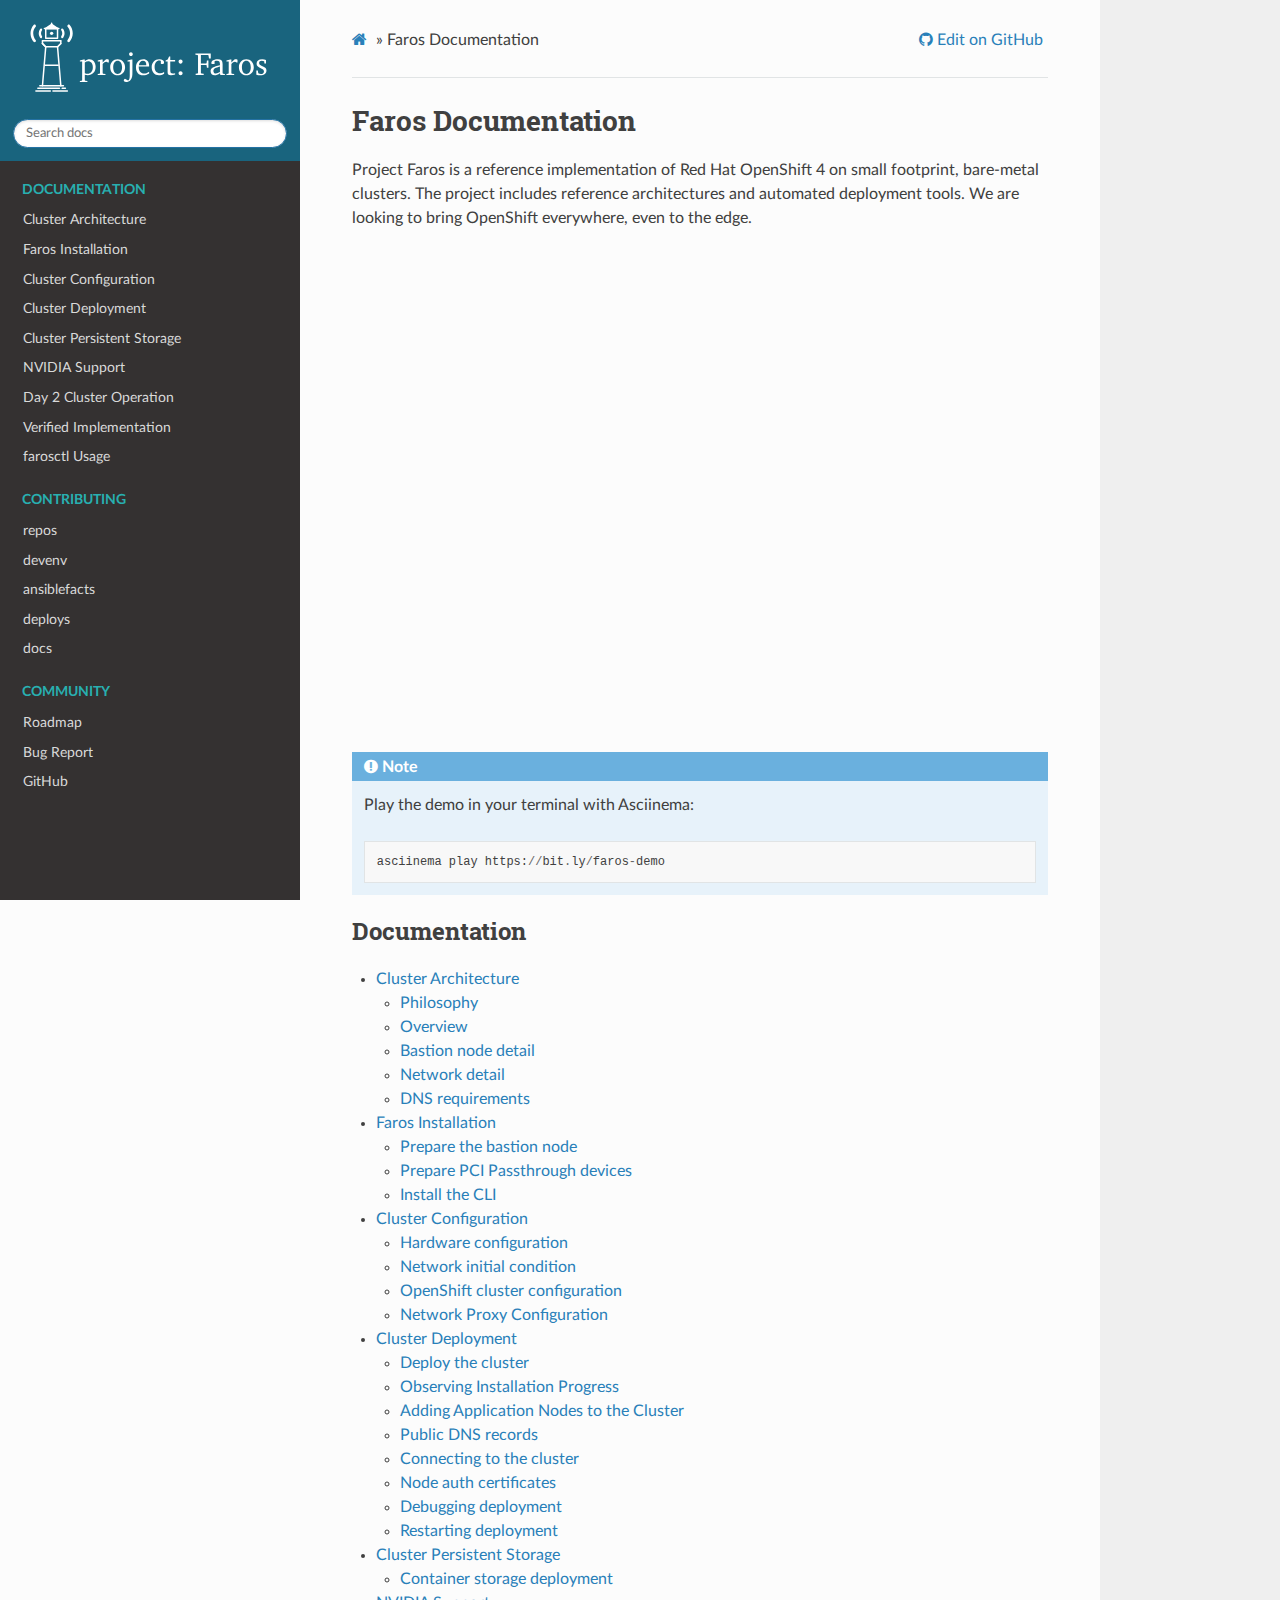
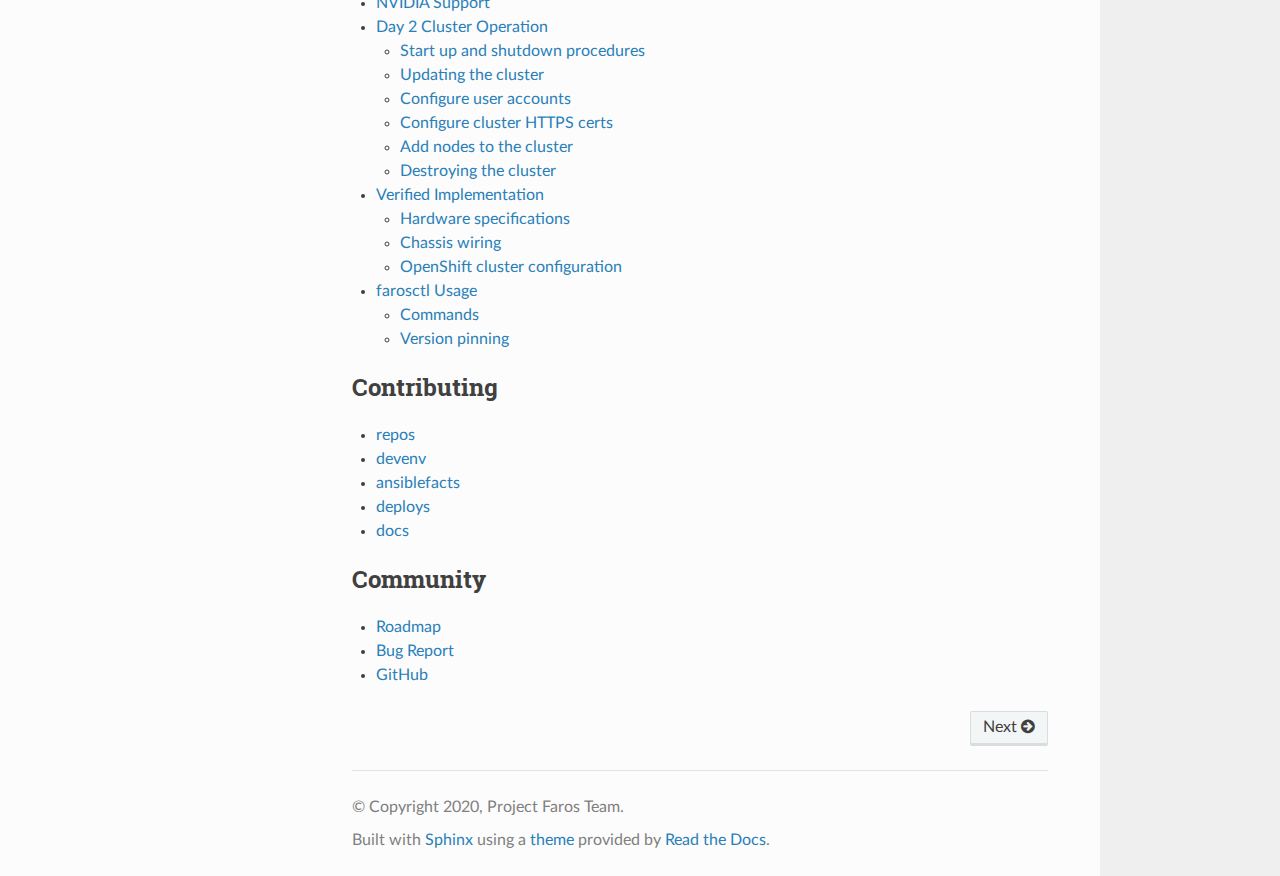
<file: docs/index.html>
<!DOCTYPE html>
<html class="writer-html5" lang="en" >
<head>
  <meta charset="utf-8" />
  <meta name="generator" content="Docutils 0.17.1: http://docutils.sourceforge.net/" />

  <meta name="viewport" content="width=device-width, initial-scale=1.0" />
  
  <title>Faros Documentation &mdash; Faros  documentation</title>
  

  
  <link rel="stylesheet" href="_static/css/theme.css" type="text/css" />
  <link rel="stylesheet" href="_static/pygments.css" type="text/css" />
  <link rel="stylesheet" href="_static/pygments.css" type="text/css" />
  <link rel="stylesheet" href="_static/css/theme.css" type="text/css" />
  <link rel="stylesheet" href="_static/css/custom.css" type="text/css" />

  
  
    <link rel="shortcut icon" href="_static/favicon.ico"/>
  

  
  

  
    <link rel="canonical" href="faros.dev/index.html" />

  
  <!--[if lt IE 9]>
    <script src="_static/js/html5shiv.min.js"></script>
  <![endif]-->
  
    
      <script type="text/javascript" id="documentation_options" data-url_root="./" src="_static/documentation_options.js"></script>
        <script data-url_root="./" id="documentation_options" src="_static/documentation_options.js"></script>
        <script src="_static/jquery.js"></script>
        <script src="_static/underscore.js"></script>
        <script src="_static/doctools.js"></script>
    
    <script type="text/javascript" src="_static/js/theme.js"></script>

    
    <link rel="index" title="Index" href="genindex.html" />
    <link rel="search" title="Search" href="search.html" />
    <link rel="next" title="Cluster Architecture" href="architecture.html" /> 
</head>

<body class="wy-body-for-nav">

   
  <div class="wy-grid-for-nav">
    
    <nav data-toggle="wy-nav-shift" class="wy-nav-side">
      <div class="wy-side-scroll">
        <div class="wy-side-nav-search"  style="background: #19647E" >
          

          
            <a href="#">
          

          
            
            <img src="_static/logo_name_white.svg" class="logo" alt="Logo"/>
          
          </a>

          
            
            
          

          
<div role="search">
  <form id="rtd-search-form" class="wy-form" action="search.html" method="get">
    <input type="text" name="q" placeholder="Search docs" />
    <input type="hidden" name="check_keywords" value="yes" />
    <input type="hidden" name="area" value="default" />
  </form>
</div>

          
        </div>

        
        <div class="wy-menu wy-menu-vertical" data-spy="affix" role="navigation" aria-label="main navigation">
          
            
            
              
            
            
              <p class="caption" role="heading"><span class="caption-text">Documentation</span></p>
<ul>
<li class="toctree-l1"><a class="reference internal" href="architecture.html">Cluster Architecture</a></li>
<li class="toctree-l1"><a class="reference internal" href="installation.html">Faros Installation</a></li>
<li class="toctree-l1"><a class="reference internal" href="configuration.html">Cluster Configuration</a></li>
<li class="toctree-l1"><a class="reference internal" href="deploy.html">Cluster Deployment</a></li>
<li class="toctree-l1"><a class="reference internal" href="storage.html">Cluster Persistent Storage</a></li>
<li class="toctree-l1"><a class="reference internal" href="nvidia.html">NVIDIA Support</a></li>
<li class="toctree-l1"><a class="reference internal" href="operate.html">Day 2 Cluster Operation</a></li>
<li class="toctree-l1"><a class="reference internal" href="example.html">Verified Implementation</a></li>
<li class="toctree-l1"><a class="reference internal" href="farosctl.html">farosctl Usage</a></li>
</ul>
<p class="caption" role="heading"><span class="caption-text">Contributing</span></p>
<ul>
<li class="toctree-l1"><a class="reference external" href="https://faros.dev">repos</a></li>
<li class="toctree-l1"><a class="reference external" href="https://faros.dev">devenv</a></li>
<li class="toctree-l1"><a class="reference external" href="https://faros.dev">ansiblefacts</a></li>
<li class="toctree-l1"><a class="reference external" href="https://faros.dev">deploys</a></li>
<li class="toctree-l1"><a class="reference external" href="https://faros.dev">docs</a></li>
</ul>
<p class="caption" role="heading"><span class="caption-text">Community</span></p>
<ul>
<li class="toctree-l1"><a class="reference external" href="https://github.com/project-faros/cluster-manager/projects/1">Roadmap</a></li>
<li class="toctree-l1"><a class="reference external" href="https://github.com/project-faros/cluster-manager/issues">Bug Report</a></li>
<li class="toctree-l1"><a class="reference external" href="https://github.com/project-faros">GitHub</a></li>
</ul>

            
          
        </div>
        
      </div>
    </nav>

    <section data-toggle="wy-nav-shift" class="wy-nav-content-wrap">

      
      <nav class="wy-nav-top" aria-label="top navigation">
        
          <i data-toggle="wy-nav-top" class="fa fa-bars"></i>
          <a href="#">Faros</a>
        
      </nav>


      <div class="wy-nav-content">
        
        <div class="rst-content">
        
          



















<div role="navigation" aria-label="breadcrumbs navigation">

  <ul class="wy-breadcrumbs">
    
      <li><a href="#" class="icon icon-home"></a> &raquo;</li>
        
      <li>Faros Documentation</li>
    
    
      <li class="wy-breadcrumbs-aside">
        
          
            
              <!-- User defined GitHub URL -->
              <a href="https://github.com/project-faros/faros.dev/blob/master/source/index.rst" class="fa fa-github"> Edit on GitHub</a>
            
          
        
      </li>
    
  </ul>

  
  <hr/>
</div>
          <div role="main" class="document" itemscope="itemscope" itemtype="http://schema.org/Article">
           <div itemprop="articleBody">
            
  <section id="faros-documentation">
<h1>Faros Documentation<a class="headerlink" href="#faros-documentation" title="Permalink to this headline">¶</a></h1>
<p>Project Faros is a reference implementation of Red Hat OpenShift 4 on small
footprint, bare-metal clusters. The project includes reference architectures
and automated deployment tools. We are looking to bring OpenShift everywhere,
even to the edge.</p>
<iframe width="697" height="493"
src="https://www.youtube.com/embed/heXKhgHrMeE" frameborder="0"
allow="accelerometer; autoplay; encrypted-media; gyroscope;
picture-in-picture" allowfullscreen></iframe><div class="admonition note">
<p class="admonition-title">Note</p>
<p>Play the demo in your terminal with Asciinema:</p>
<div class="highlight-default notranslate"><div class="highlight"><pre><span></span><span class="n">asciinema</span> <span class="n">play</span> <span class="n">https</span><span class="p">:</span><span class="o">//</span><span class="n">bit</span><span class="o">.</span><span class="n">ly</span><span class="o">/</span><span class="n">faros</span><span class="o">-</span><span class="n">demo</span>
</pre></div>
</div>
</div>
<div class="toctree-wrapper compound">
<p class="caption" role="heading"><span class="caption-text">Documentation</span></p>
<ul>
<li class="toctree-l1"><a class="reference internal" href="architecture.html">Cluster Architecture</a><ul>
<li class="toctree-l2"><a class="reference internal" href="architecture.html#philosophy">Philosophy</a></li>
<li class="toctree-l2"><a class="reference internal" href="architecture.html#overview">Overview</a></li>
<li class="toctree-l2"><a class="reference internal" href="architecture.html#bastion-node-detail">Bastion node detail</a></li>
<li class="toctree-l2"><a class="reference internal" href="architecture.html#network-detail">Network detail</a></li>
<li class="toctree-l2"><a class="reference internal" href="architecture.html#dns-requirements">DNS requirements</a></li>
</ul>
</li>
<li class="toctree-l1"><a class="reference internal" href="installation.html">Faros Installation</a><ul>
<li class="toctree-l2"><a class="reference internal" href="installation.html#prepare-the-bastion-node">Prepare the bastion node</a></li>
<li class="toctree-l2"><a class="reference internal" href="installation.html#prepare-pci-passthrough-devices">Prepare PCI Passthrough devices</a></li>
<li class="toctree-l2"><a class="reference internal" href="installation.html#install-the-cli">Install the CLI</a></li>
</ul>
</li>
<li class="toctree-l1"><a class="reference internal" href="configuration.html">Cluster Configuration</a><ul>
<li class="toctree-l2"><a class="reference internal" href="configuration.html#hardware-configuration">Hardware configuration</a></li>
<li class="toctree-l2"><a class="reference internal" href="configuration.html#network-initial-condition">Network initial condition</a></li>
<li class="toctree-l2"><a class="reference internal" href="configuration.html#openshift-cluster-configuration">OpenShift cluster configuration</a></li>
<li class="toctree-l2"><a class="reference internal" href="configuration.html#network-proxy-configuration">Network Proxy Configuration</a></li>
</ul>
</li>
<li class="toctree-l1"><a class="reference internal" href="deploy.html">Cluster Deployment</a><ul>
<li class="toctree-l2"><a class="reference internal" href="deploy.html#deploy-the-cluster">Deploy the cluster</a></li>
<li class="toctree-l2"><a class="reference internal" href="deploy.html#observing-installation-progress">Observing Installation Progress</a></li>
<li class="toctree-l2"><a class="reference internal" href="deploy.html#adding-application-nodes-to-the-cluster">Adding Application Nodes to the Cluster</a></li>
<li class="toctree-l2"><a class="reference internal" href="deploy.html#public-dns-records">Public DNS records</a></li>
<li class="toctree-l2"><a class="reference internal" href="deploy.html#connecting-to-the-cluster">Connecting to the cluster</a></li>
<li class="toctree-l2"><a class="reference internal" href="deploy.html#node-auth-certificates">Node auth certificates</a></li>
<li class="toctree-l2"><a class="reference internal" href="deploy.html#debugging-deployment">Debugging deployment</a></li>
<li class="toctree-l2"><a class="reference internal" href="deploy.html#restarting-deployment">Restarting deployment</a></li>
</ul>
</li>
<li class="toctree-l1"><a class="reference internal" href="storage.html">Cluster Persistent Storage</a><ul>
<li class="toctree-l2"><a class="reference internal" href="storage.html#container-storage-deployment">Container storage deployment</a></li>
</ul>
</li>
<li class="toctree-l1"><a class="reference internal" href="nvidia.html">NVIDIA Support</a></li>
<li class="toctree-l1"><a class="reference internal" href="operate.html">Day 2 Cluster Operation</a><ul>
<li class="toctree-l2"><a class="reference internal" href="operate.html#start-up-and-shutdown-procedures">Start up and shutdown procedures</a></li>
<li class="toctree-l2"><a class="reference internal" href="operate.html#updating-the-cluster">Updating the cluster</a></li>
<li class="toctree-l2"><a class="reference internal" href="operate.html#configure-user-accounts">Configure user accounts</a></li>
<li class="toctree-l2"><a class="reference internal" href="operate.html#configure-cluster-https-certs">Configure cluster HTTPS certs</a></li>
<li class="toctree-l2"><a class="reference internal" href="operate.html#add-nodes-to-the-cluster">Add nodes to the cluster</a></li>
<li class="toctree-l2"><a class="reference internal" href="operate.html#destroying-the-cluster">Destroying the cluster</a></li>
</ul>
</li>
<li class="toctree-l1"><a class="reference internal" href="example.html">Verified Implementation</a><ul>
<li class="toctree-l2"><a class="reference internal" href="example.html#hardware-specifications">Hardware specifications</a></li>
<li class="toctree-l2"><a class="reference internal" href="example.html#chassis-wiring">Chassis wiring</a></li>
<li class="toctree-l2"><a class="reference internal" href="example.html#openshift-cluster-configuration">OpenShift cluster configuration</a></li>
</ul>
</li>
<li class="toctree-l1"><a class="reference internal" href="farosctl.html">farosctl Usage</a><ul>
<li class="toctree-l2"><a class="reference internal" href="farosctl.html#commands">Commands</a></li>
<li class="toctree-l2"><a class="reference internal" href="farosctl.html#version-pinning">Version pinning</a></li>
</ul>
</li>
</ul>
</div>
<div class="toctree-wrapper compound">
<p class="caption" role="heading"><span class="caption-text">Contributing</span></p>
<ul>
<li class="toctree-l1"><a class="reference external" href="https://faros.dev">repos</a></li>
<li class="toctree-l1"><a class="reference external" href="https://faros.dev">devenv</a></li>
<li class="toctree-l1"><a class="reference external" href="https://faros.dev">ansiblefacts</a></li>
<li class="toctree-l1"><a class="reference external" href="https://faros.dev">deploys</a></li>
<li class="toctree-l1"><a class="reference external" href="https://faros.dev">docs</a></li>
</ul>
</div>
<div class="toctree-wrapper compound">
<p class="caption" role="heading"><span class="caption-text">Community</span></p>
<ul>
<li class="toctree-l1"><a class="reference external" href="https://github.com/project-faros/cluster-manager/projects/1">Roadmap</a></li>
<li class="toctree-l1"><a class="reference external" href="https://github.com/project-faros/cluster-manager/issues">Bug Report</a></li>
<li class="toctree-l1"><a class="reference external" href="https://github.com/project-faros">GitHub</a></li>
</ul>
</div>
</section>


           </div>
           
          </div>
          <footer>
    <div class="rst-footer-buttons" role="navigation" aria-label="footer navigation">
        <a href="architecture.html" class="btn btn-neutral float-right" title="Cluster Architecture" accesskey="n" rel="next">Next <span class="fa fa-arrow-circle-right" aria-hidden="true"></span></a>
    </div>

  <hr/>

  <div role="contentinfo">
    <p>
        &#169; Copyright 2020, Project Faros Team.

    </p>
  </div>
    
    
    
    Built with <a href="https://www.sphinx-doc.org/">Sphinx</a> using a
    
    <a href="https://github.com/readthedocs/sphinx_rtd_theme">theme</a>
    
    provided by <a href="https://readthedocs.org">Read the Docs</a>. 

</footer>
        </div>
      </div>

    </section>

  </div>
  

  <script type="text/javascript">
      jQuery(function () {
          SphinxRtdTheme.Navigation.enable(true);
      });
  </script>

  
  
    
   

</body>
</html>
</file>
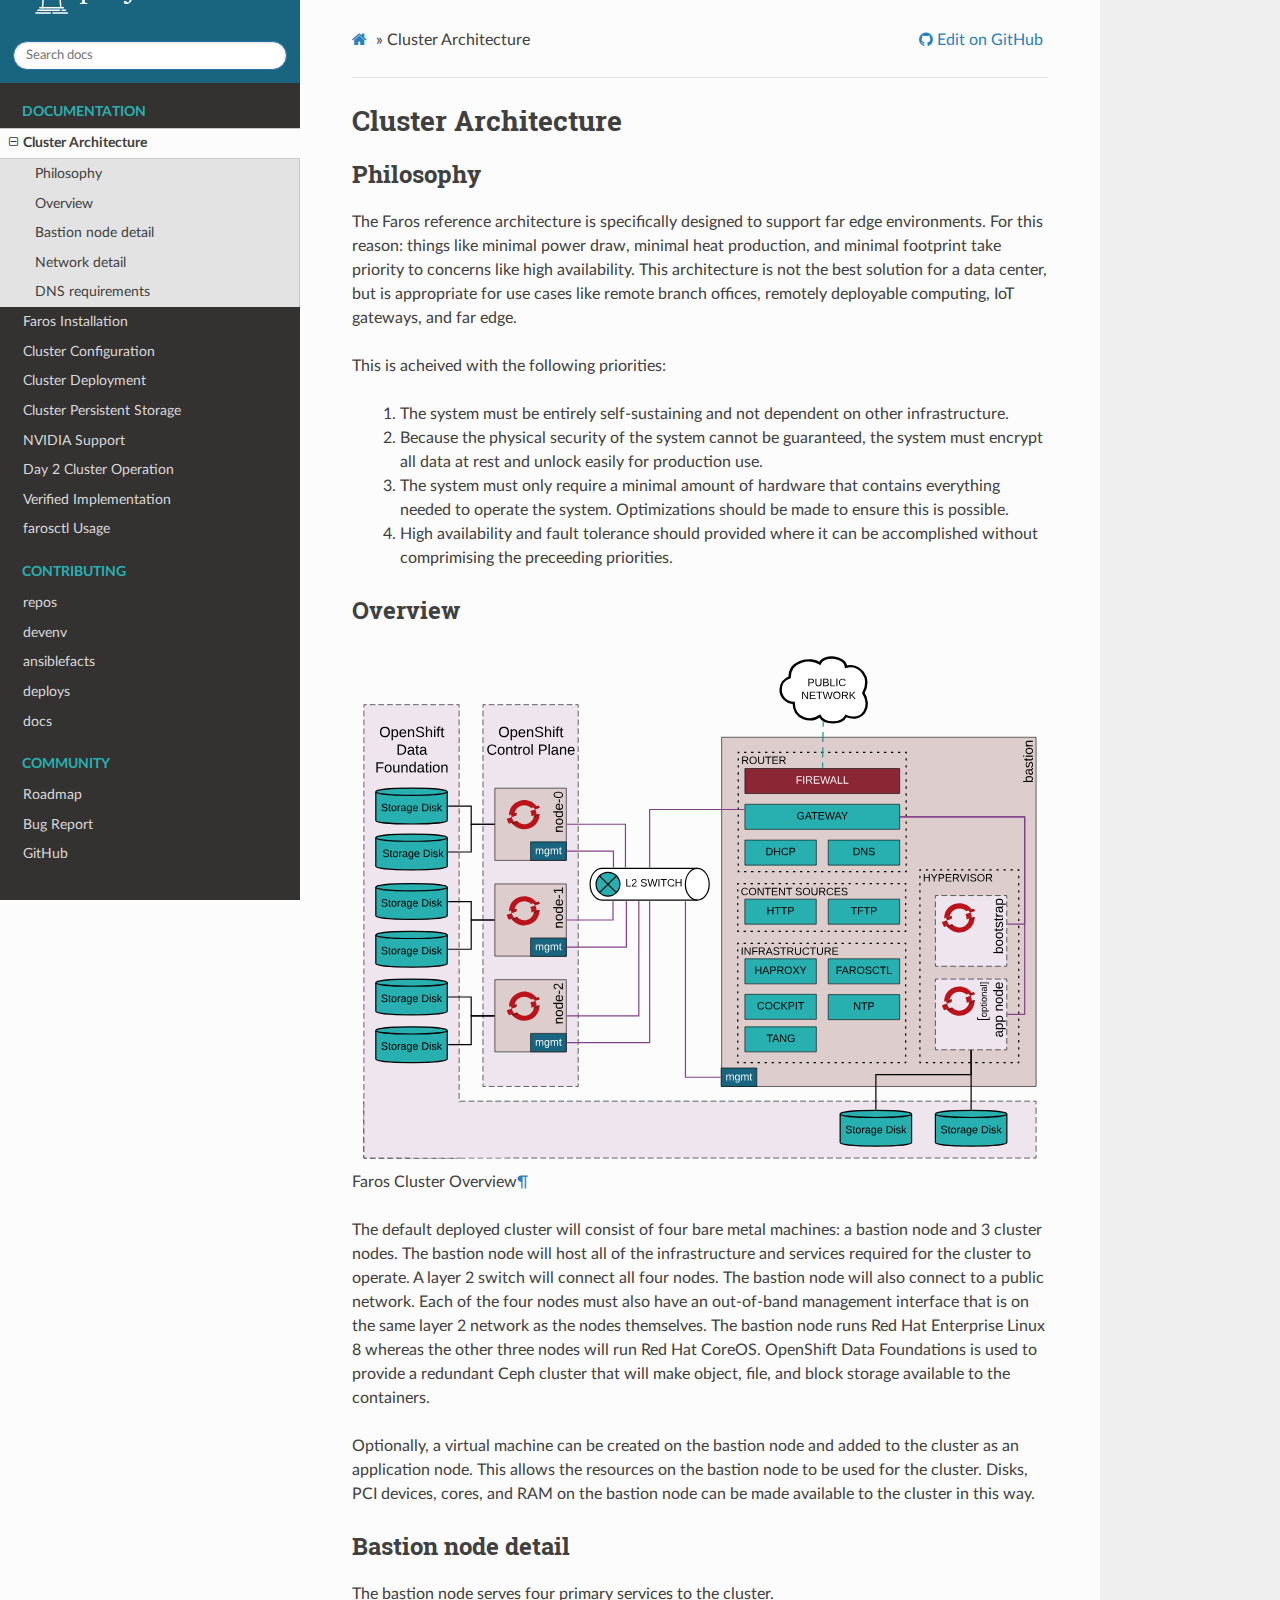
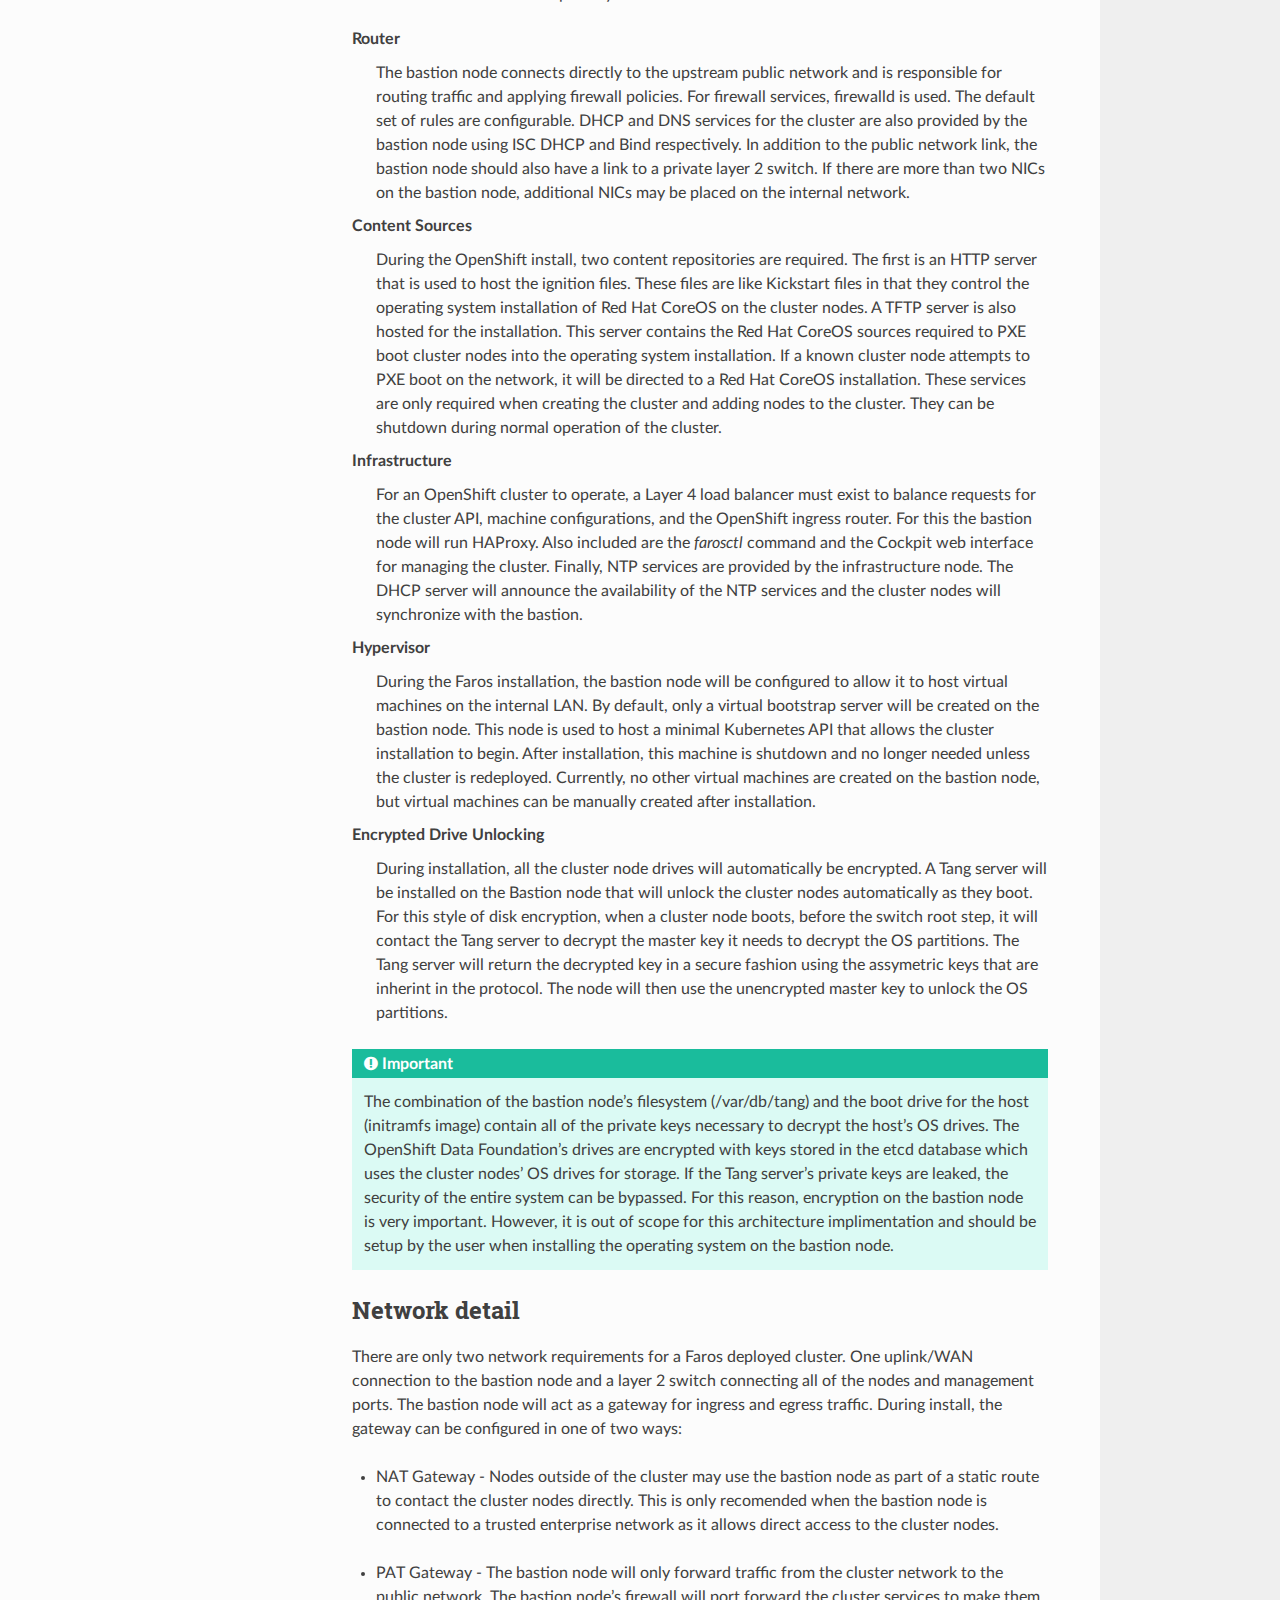
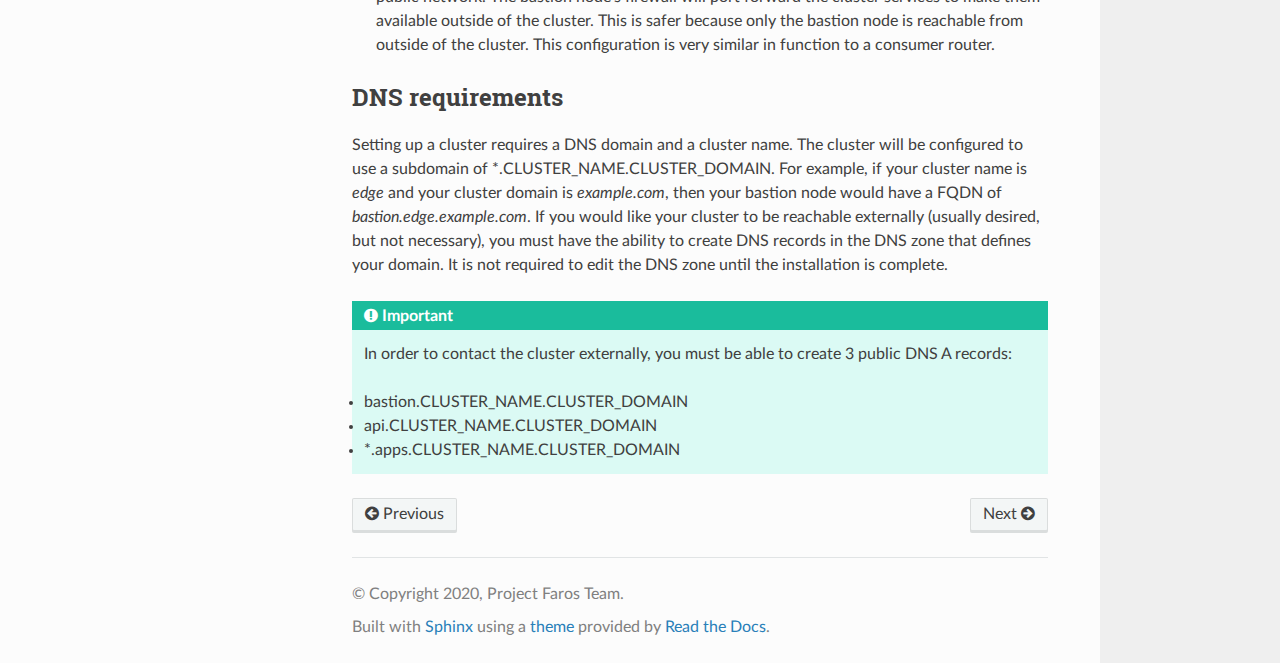
<file: docs/architecture.html>
<!DOCTYPE html>
<html class="writer-html5" lang="en" >
<head>
  <meta charset="utf-8" />
  <meta name="generator" content="Docutils 0.17.1: http://docutils.sourceforge.net/" />

  <meta name="viewport" content="width=device-width, initial-scale=1.0" />
  
  <title>Cluster Architecture &mdash; Faros  documentation</title>
  

  
  <link rel="stylesheet" href="_static/css/theme.css" type="text/css" />
  <link rel="stylesheet" href="_static/pygments.css" type="text/css" />
  <link rel="stylesheet" href="_static/pygments.css" type="text/css" />
  <link rel="stylesheet" href="_static/css/theme.css" type="text/css" />
  <link rel="stylesheet" href="_static/css/custom.css" type="text/css" />

  
  
    <link rel="shortcut icon" href="_static/favicon.ico"/>
  

  
  

  
    <link rel="canonical" href="faros.dev/architecture.html" />

  
  <!--[if lt IE 9]>
    <script src="_static/js/html5shiv.min.js"></script>
  <![endif]-->
  
    
      <script type="text/javascript" id="documentation_options" data-url_root="./" src="_static/documentation_options.js"></script>
        <script data-url_root="./" id="documentation_options" src="_static/documentation_options.js"></script>
        <script src="_static/jquery.js"></script>
        <script src="_static/underscore.js"></script>
        <script src="_static/doctools.js"></script>
    
    <script type="text/javascript" src="_static/js/theme.js"></script>

    
    <link rel="index" title="Index" href="genindex.html" />
    <link rel="search" title="Search" href="search.html" />
    <link rel="next" title="Faros Installation" href="installation.html" />
    <link rel="prev" title="Faros Documentation" href="index.html" /> 
</head>

<body class="wy-body-for-nav">

   
  <div class="wy-grid-for-nav">
    
    <nav data-toggle="wy-nav-shift" class="wy-nav-side">
      <div class="wy-side-scroll">
        <div class="wy-side-nav-search"  style="background: #19647E" >
          

          
            <a href="index.html">
          

          
            
            <img src="_static/logo_name_white.svg" class="logo" alt="Logo"/>
          
          </a>

          
            
            
          

          
<div role="search">
  <form id="rtd-search-form" class="wy-form" action="search.html" method="get">
    <input type="text" name="q" placeholder="Search docs" />
    <input type="hidden" name="check_keywords" value="yes" />
    <input type="hidden" name="area" value="default" />
  </form>
</div>

          
        </div>

        
        <div class="wy-menu wy-menu-vertical" data-spy="affix" role="navigation" aria-label="main navigation">
          
            
            
              
            
            
              <p class="caption" role="heading"><span class="caption-text">Documentation</span></p>
<ul class="current">
<li class="toctree-l1 current"><a class="current reference internal" href="#">Cluster Architecture</a><ul>
<li class="toctree-l2"><a class="reference internal" href="#philosophy">Philosophy</a></li>
<li class="toctree-l2"><a class="reference internal" href="#overview">Overview</a></li>
<li class="toctree-l2"><a class="reference internal" href="#bastion-node-detail">Bastion node detail</a></li>
<li class="toctree-l2"><a class="reference internal" href="#network-detail">Network detail</a></li>
<li class="toctree-l2"><a class="reference internal" href="#dns-requirements">DNS requirements</a></li>
</ul>
</li>
<li class="toctree-l1"><a class="reference internal" href="installation.html">Faros Installation</a></li>
<li class="toctree-l1"><a class="reference internal" href="configuration.html">Cluster Configuration</a></li>
<li class="toctree-l1"><a class="reference internal" href="deploy.html">Cluster Deployment</a></li>
<li class="toctree-l1"><a class="reference internal" href="storage.html">Cluster Persistent Storage</a></li>
<li class="toctree-l1"><a class="reference internal" href="nvidia.html">NVIDIA Support</a></li>
<li class="toctree-l1"><a class="reference internal" href="operate.html">Day 2 Cluster Operation</a></li>
<li class="toctree-l1"><a class="reference internal" href="example.html">Verified Implementation</a></li>
<li class="toctree-l1"><a class="reference internal" href="farosctl.html">farosctl Usage</a></li>
</ul>
<p class="caption" role="heading"><span class="caption-text">Contributing</span></p>
<ul>
<li class="toctree-l1"><a class="reference external" href="https://faros.dev">repos</a></li>
<li class="toctree-l1"><a class="reference external" href="https://faros.dev">devenv</a></li>
<li class="toctree-l1"><a class="reference external" href="https://faros.dev">ansiblefacts</a></li>
<li class="toctree-l1"><a class="reference external" href="https://faros.dev">deploys</a></li>
<li class="toctree-l1"><a class="reference external" href="https://faros.dev">docs</a></li>
</ul>
<p class="caption" role="heading"><span class="caption-text">Community</span></p>
<ul>
<li class="toctree-l1"><a class="reference external" href="https://github.com/project-faros/cluster-manager/projects/1">Roadmap</a></li>
<li class="toctree-l1"><a class="reference external" href="https://github.com/project-faros/cluster-manager/issues">Bug Report</a></li>
<li class="toctree-l1"><a class="reference external" href="https://github.com/project-faros">GitHub</a></li>
</ul>

            
          
        </div>
        
      </div>
    </nav>

    <section data-toggle="wy-nav-shift" class="wy-nav-content-wrap">

      
      <nav class="wy-nav-top" aria-label="top navigation">
        
          <i data-toggle="wy-nav-top" class="fa fa-bars"></i>
          <a href="index.html">Faros</a>
        
      </nav>


      <div class="wy-nav-content">
        
        <div class="rst-content">
        
          



















<div role="navigation" aria-label="breadcrumbs navigation">

  <ul class="wy-breadcrumbs">
    
      <li><a href="index.html" class="icon icon-home"></a> &raquo;</li>
        
      <li>Cluster Architecture</li>
    
    
      <li class="wy-breadcrumbs-aside">
        
          
            
              <!-- User defined GitHub URL -->
              <a href="https://github.com/project-faros/faros.dev/blob/master/source/architecture.rst" class="fa fa-github"> Edit on GitHub</a>
            
          
        
      </li>
    
  </ul>

  
  <hr/>
</div>
          <div role="main" class="document" itemscope="itemscope" itemtype="http://schema.org/Article">
           <div itemprop="articleBody">
            
  <section id="cluster-architecture">
<h1>Cluster Architecture<a class="headerlink" href="#cluster-architecture" title="Permalink to this headline">¶</a></h1>
<section id="philosophy">
<h2>Philosophy<a class="headerlink" href="#philosophy" title="Permalink to this headline">¶</a></h2>
<p>The Faros reference architecture is specifically designed to support far edge
environments. For this reason: things like minimal power draw, minimal heat
production, and minimal footprint take priority to concerns like high
availability. This architecture is not the best solution for a data center,
but is appropriate for use cases like remote branch offices, remotely
deployable computing, IoT gateways, and far edge.</p>
<p>This is acheived with the following priorities:</p>
<blockquote>
<div><ol class="arabic simple">
<li><p>The system must be entirely self-sustaining and not dependent on other
infrastructure.</p></li>
<li><p>Because the physical security of the system cannot be guaranteed, the
system must encrypt all data at rest and unlock easily for production use.</p></li>
<li><p>The system must only require a minimal amount of hardware that contains
everything needed to operate the system. Optimizations should be made to
ensure this is possible.</p></li>
<li><p>High availability and fault tolerance should provided where it can be
accomplished without comprimising the preceeding priorities.</p></li>
</ol>
</div></blockquote>
</section>
<section id="overview">
<h2>Overview<a class="headerlink" href="#overview" title="Permalink to this headline">¶</a></h2>
<figure class="align-center" id="id1">
<img alt="Faros Cluster Overview" src="_images/overview.svg" /><figcaption>
<p><span class="caption-text">Faros Cluster Overview</span><a class="headerlink" href="#id1" title="Permalink to this image">¶</a></p>
</figcaption>
</figure>
<p>The default deployed cluster will consist of four bare metal machines: a
bastion node and 3 cluster nodes. The bastion node will host all of the
infrastructure and services required for the cluster to operate. A layer 2
switch will connect all four nodes. The bastion node will also connect to a
public network. Each of the four nodes must also have an out-of-band management
interface that is on the same layer 2 network as the nodes themselves. The bastion node runs Red Hat Enterprise Linux 8 whereas the other three nodes will
run Red Hat CoreOS. OpenShift Data Foundations is used to provide a redundant Ceph cluster that
will make object, file, and block storage available to the containers.</p>
<p>Optionally, a virtual machine can be created on the bastion node and added to
the cluster as an application node. This allows the resources on the bastion
node to be used for the cluster. Disks, PCI devices, cores, and RAM on the
bastion node can be made available to the cluster in this way.</p>
</section>
<section id="bastion-node-detail">
<h2>Bastion node detail<a class="headerlink" href="#bastion-node-detail" title="Permalink to this headline">¶</a></h2>
<p>The bastion node serves four primary services to the cluster.</p>
<dl class="simple">
<dt>Router</dt><dd><p>The bastion node connects directly to the upstream public network and is
responsible for routing traffic and applying firewall policies. For
firewall services, firewalld is used. The default set of rules are
configurable. DHCP and DNS services for the cluster are also provided by
the bastion node using ISC DHCP and Bind respectively. In addition to the
public network link, the bastion node should also have a link to a private
layer 2 switch. If there are more than two NICs on the bastion node,
additional NICs may be placed on the internal network.</p>
</dd>
<dt>Content Sources</dt><dd><p>During the OpenShift install, two content repositories are required. The
first is an HTTP server that is used to host the ignition files. These
files are like Kickstart files in that they control the operating system
installation of Red Hat CoreOS on the cluster nodes. A TFTP server is also
hosted for the installation. This server contains the Red Hat CoreOS
sources required to PXE boot cluster nodes into the operating system
installation. If a known cluster node attempts to PXE boot on the network,
it will be directed to a Red Hat CoreOS installation. These services are
only required when creating the cluster and adding nodes to the cluster.
They can be shutdown during normal operation of the cluster.</p>
</dd>
<dt>Infrastructure</dt><dd><p>For an OpenShift cluster to operate, a Layer 4 load balancer must exist to
balance requests for the cluster API, machine configurations, and the
OpenShift ingress router. For this the bastion node will run HAProxy. Also
included are the <cite>farosctl</cite> command and the Cockpit web interface for
managing the cluster. Finally, NTP services are provided by the
infrastructure node. The DHCP server will announce the availability of the
NTP services and the cluster nodes will synchronize with the bastion.</p>
</dd>
<dt>Hypervisor</dt><dd><p>During the Faros installation, the bastion node will be configured to allow
it to host virtual machines on the internal LAN. By default, only a
virtual bootstrap server will be created on the bastion node. This node is
used to host a minimal Kubernetes API that allows the cluster installation
to begin. After installation, this machine is shutdown and no longer needed
unless the cluster is redeployed. Currently, no other virtual machines are
created on the bastion node, but virtual machines can be manually created
after installation.</p>
</dd>
<dt>Encrypted Drive Unlocking</dt><dd><p>During installation, all the cluster node drives will automatically be
encrypted. A Tang server will be installed on the Bastion node that will
unlock the cluster nodes automatically as they boot. For this style of disk
encryption, when a cluster node boots, before the switch root step, it will
contact the Tang server to decrypt the master key it needs to decrypt the
OS partitions. The Tang server will return the decrypted key in a secure
fashion using the assymetric keys that are inherint in the protocol. The
node will then use the unencrypted master key to unlock the OS partitions.</p>
</dd>
</dl>
<div class="admonition important">
<p class="admonition-title">Important</p>
<p>The combination of the  bastion node’s filesystem (/var/db/tang) and the
boot drive for the host (initramfs image) contain all of the private keys
necessary to decrypt the host’s OS drives. The OpenShift Data Foundation’s
drives are encrypted with keys stored in the etcd database which uses the
cluster nodes’ OS drives for storage. If the Tang server’s private keys are
leaked, the security of the entire system can be bypassed. For this reason,
encryption on the bastion node is very important. However, it is out of
scope for this architecture implimentation and should be setup by the user
when installing the operating system on the bastion node.</p>
</div>
</section>
<section id="network-detail">
<h2>Network detail<a class="headerlink" href="#network-detail" title="Permalink to this headline">¶</a></h2>
<p>There are only two network requirements for a Faros deployed cluster. One
uplink/WAN connection to the bastion node and a layer 2 switch connecting all
of the nodes and management ports. The bastion node will act as a gateway for
ingress and egress traffic. During install, the gateway can be configured in
one of two ways:</p>
<blockquote>
<div><ul class="simple">
<li><p>NAT Gateway - Nodes outside of the cluster may use the bastion node as part
of a static route to contact the cluster nodes directly. This is only
recomended when the bastion node is connected to a trusted enterprise
network as it allows direct access to the cluster nodes.</p></li>
<li><p>PAT Gateway - The bastion node will only forward traffic from the cluster
network to the public network. The bastion node’s firewall will port
forward the cluster services to make them available outside of the cluster.
This is safer because only the bastion node is reachable from outside of
the cluster. This configuration is very similar in function to a consumer
router.</p></li>
</ul>
</div></blockquote>
</section>
<section id="dns-requirements">
<h2>DNS requirements<a class="headerlink" href="#dns-requirements" title="Permalink to this headline">¶</a></h2>
<p>Setting up a cluster requires a DNS domain and a cluster name. The cluster will
be configured to use a subdomain of *.CLUSTER_NAME.CLUSTER_DOMAIN. For
example, if your cluster name is <cite>edge</cite> and your cluster domain is
<cite>example.com</cite>, then your bastion node would have a FQDN of
<cite>bastion.edge.example.com</cite>. If you would like your cluster to be reachable
externally (usually desired, but not necessary), you must have the ability to
create DNS records in the DNS zone that defines your domain. It is not required
to edit the DNS zone until the installation is complete.</p>
<div class="admonition important">
<p class="admonition-title">Important</p>
<p>In order to contact the cluster externally, you must be able to create 3
public DNS A records:</p>
<ul class="simple">
<li><p>bastion.CLUSTER_NAME.CLUSTER_DOMAIN</p></li>
<li><p>api.CLUSTER_NAME.CLUSTER_DOMAIN</p></li>
<li><p>*.apps.CLUSTER_NAME.CLUSTER_DOMAIN</p></li>
</ul>
</div>
</section>
</section>


           </div>
           
          </div>
          <footer>
    <div class="rst-footer-buttons" role="navigation" aria-label="footer navigation">
        <a href="installation.html" class="btn btn-neutral float-right" title="Faros Installation" accesskey="n" rel="next">Next <span class="fa fa-arrow-circle-right" aria-hidden="true"></span></a>
        <a href="index.html" class="btn btn-neutral float-left" title="Faros Documentation" accesskey="p" rel="prev"><span class="fa fa-arrow-circle-left" aria-hidden="true"></span> Previous</a>
    </div>

  <hr/>

  <div role="contentinfo">
    <p>
        &#169; Copyright 2020, Project Faros Team.

    </p>
  </div>
    
    
    
    Built with <a href="https://www.sphinx-doc.org/">Sphinx</a> using a
    
    <a href="https://github.com/readthedocs/sphinx_rtd_theme">theme</a>
    
    provided by <a href="https://readthedocs.org">Read the Docs</a>. 

</footer>
        </div>
      </div>

    </section>

  </div>
  

  <script type="text/javascript">
      jQuery(function () {
          SphinxRtdTheme.Navigation.enable(true);
      });
  </script>

  
  
    
   

</body>
</html>
</file>
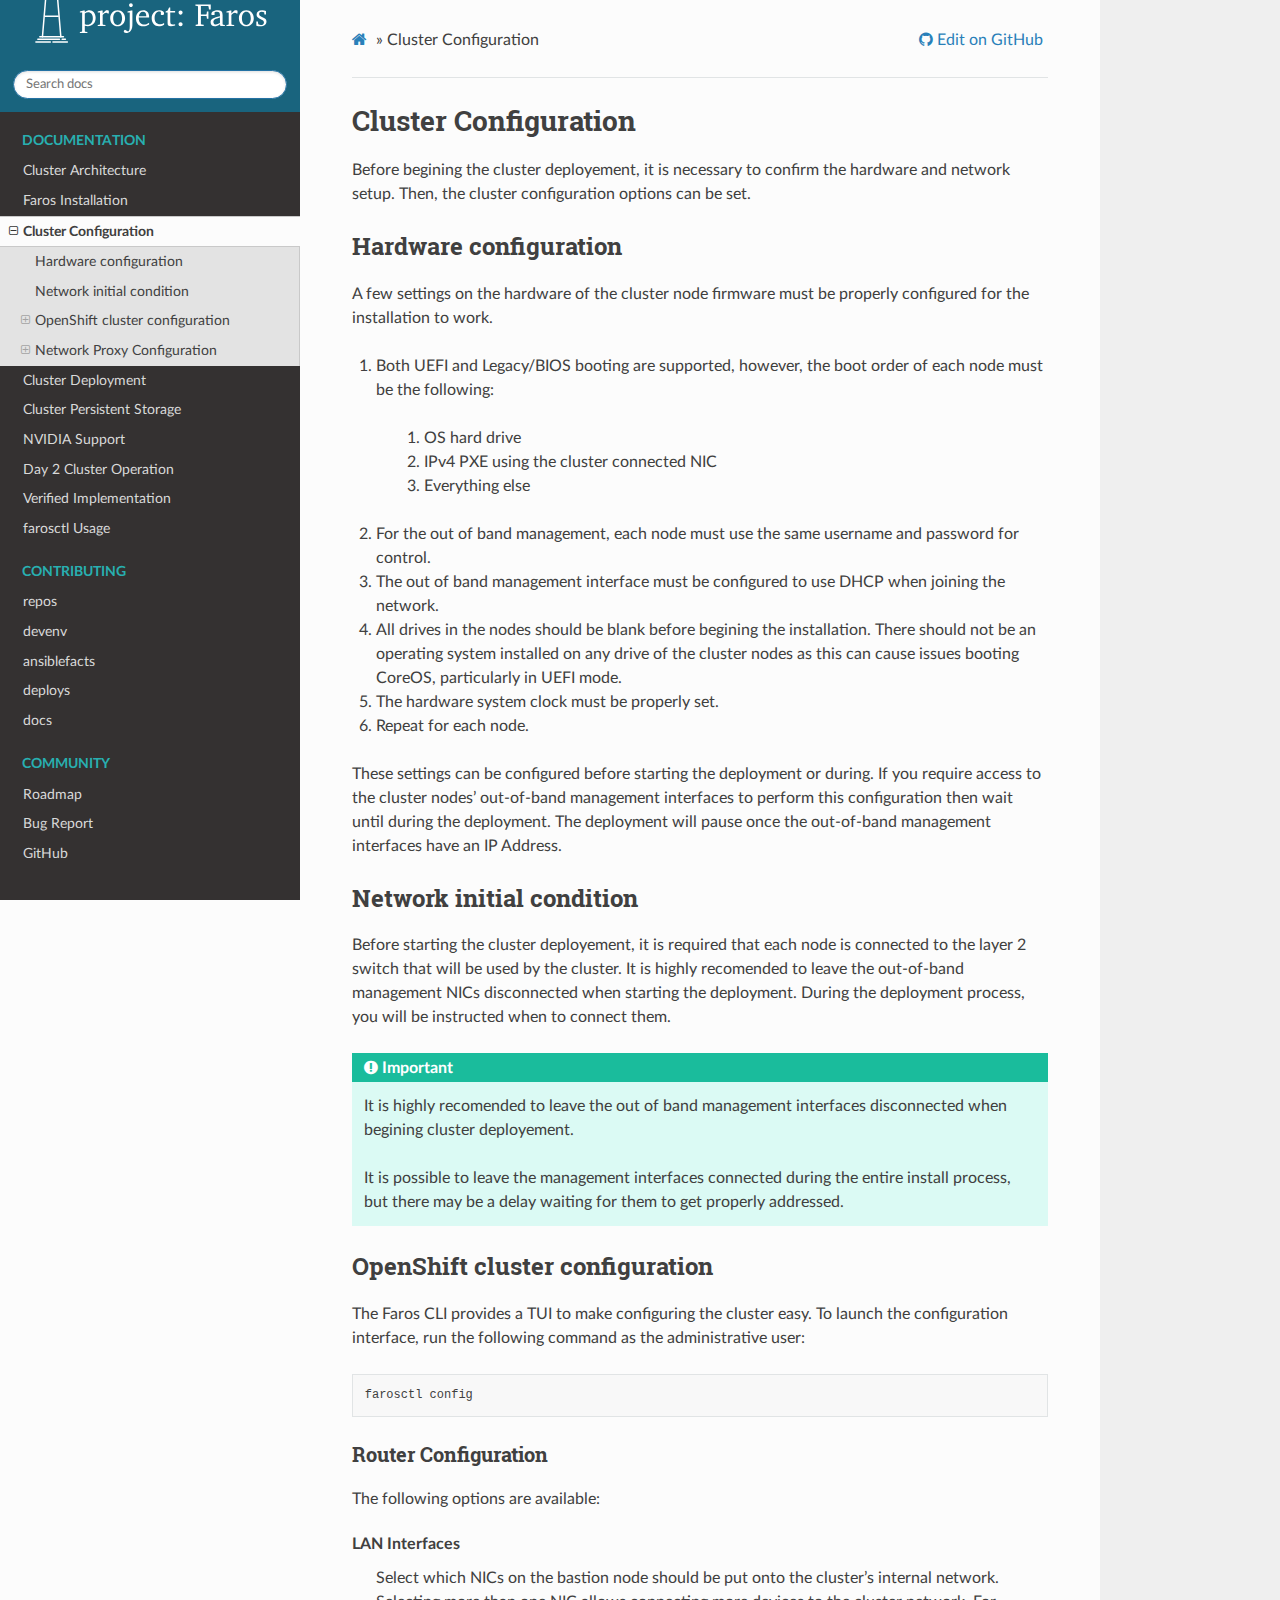
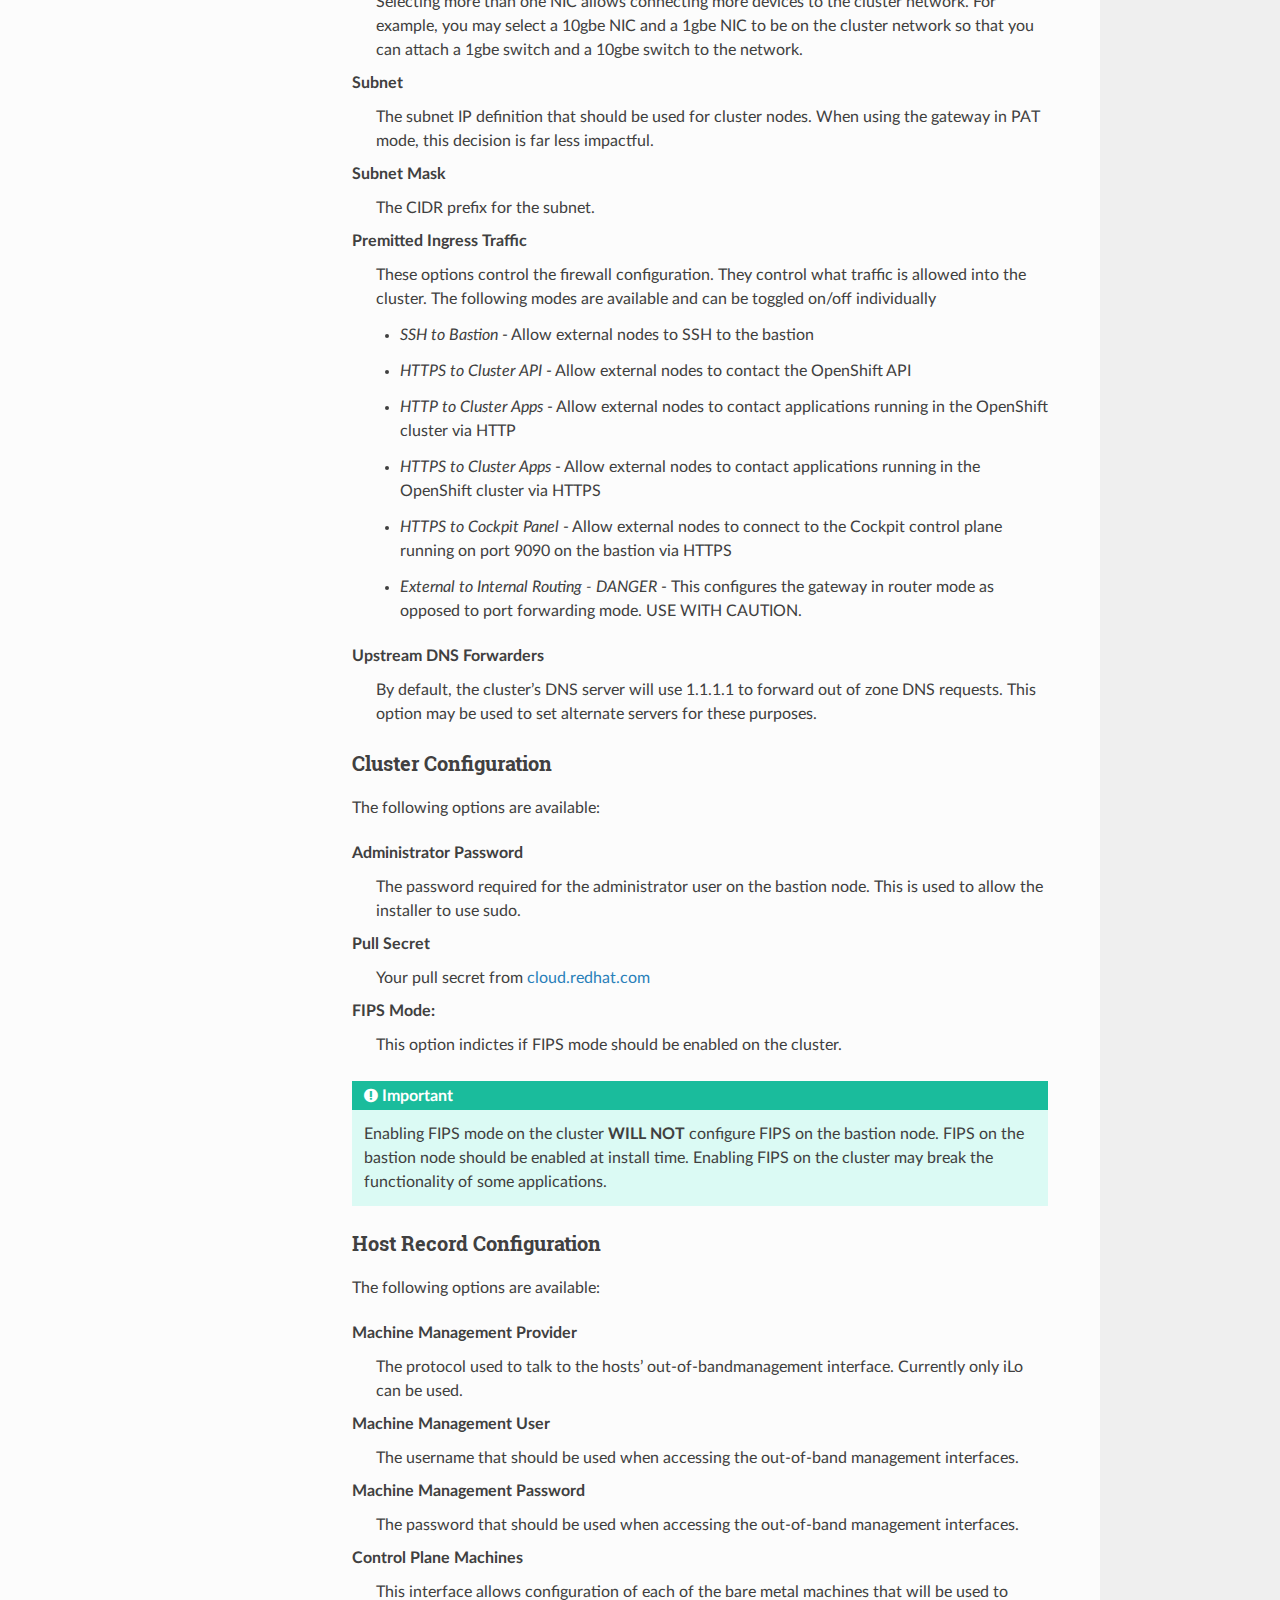
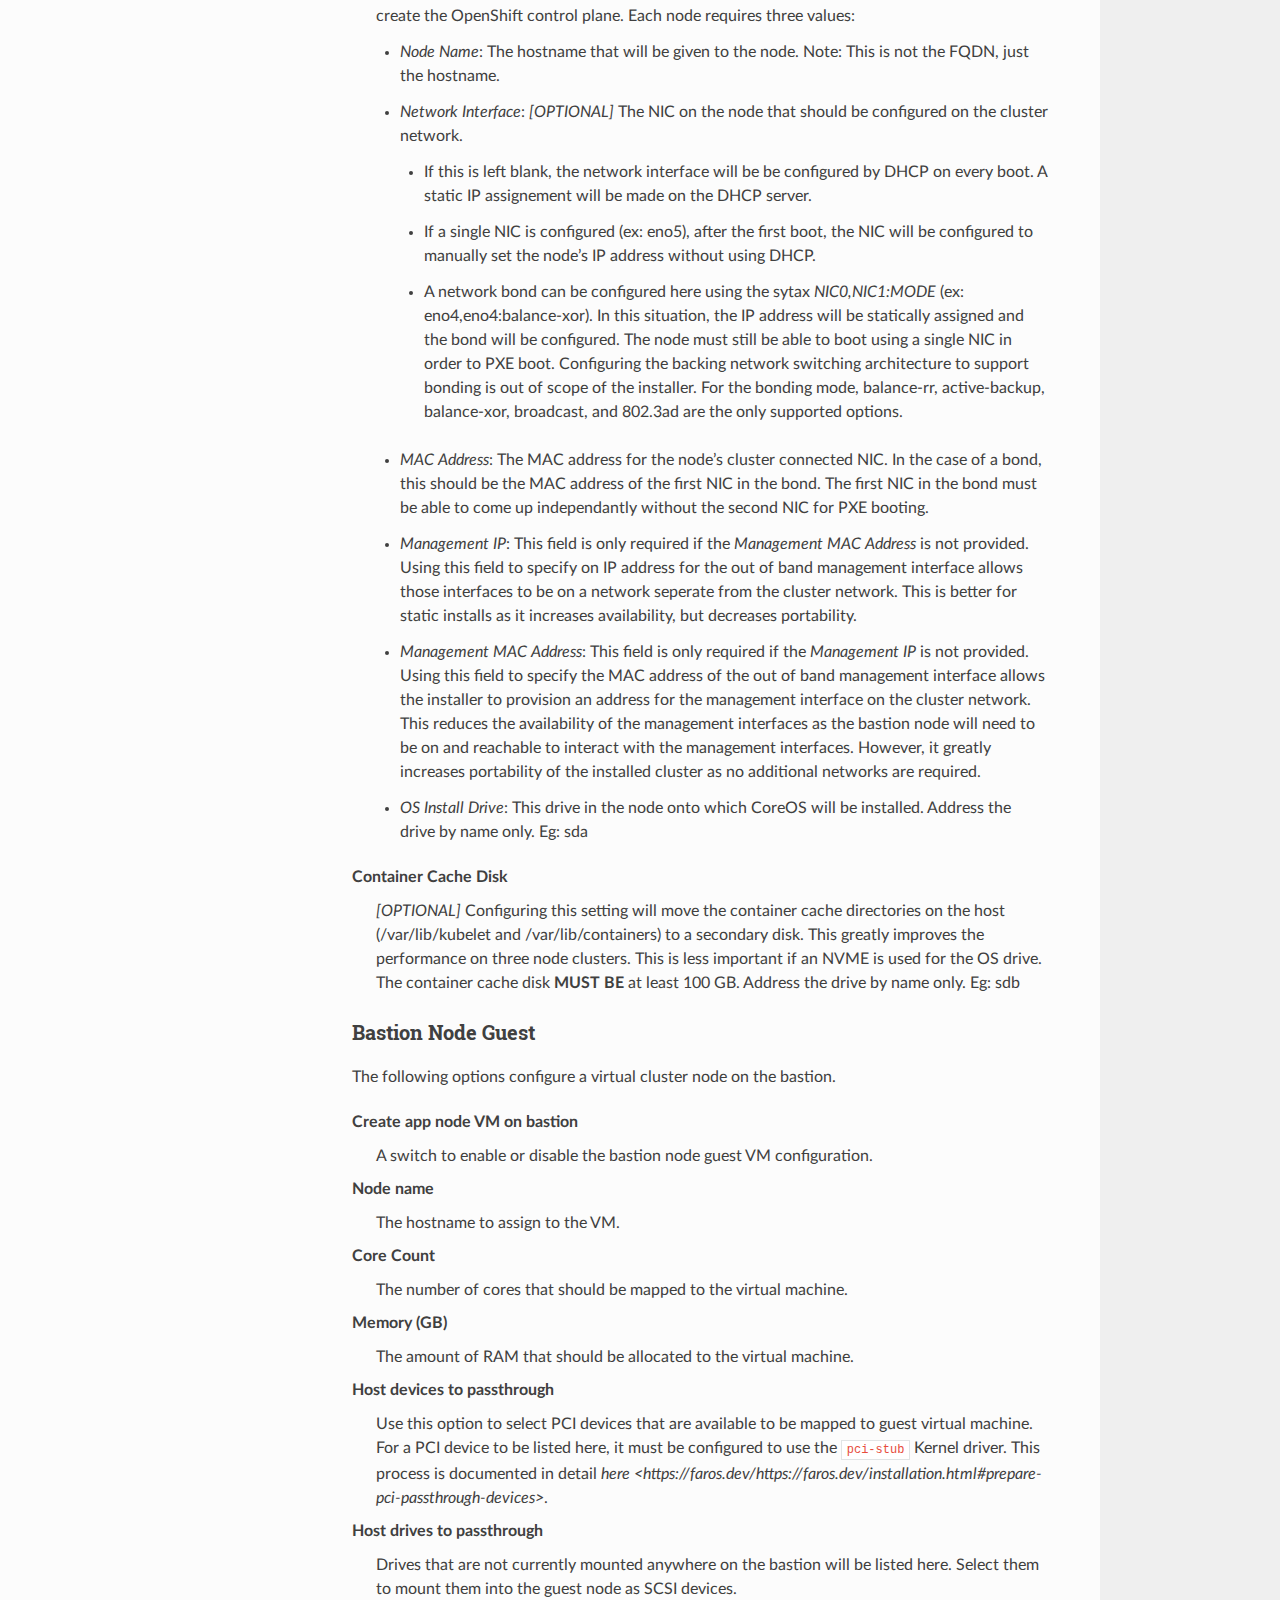
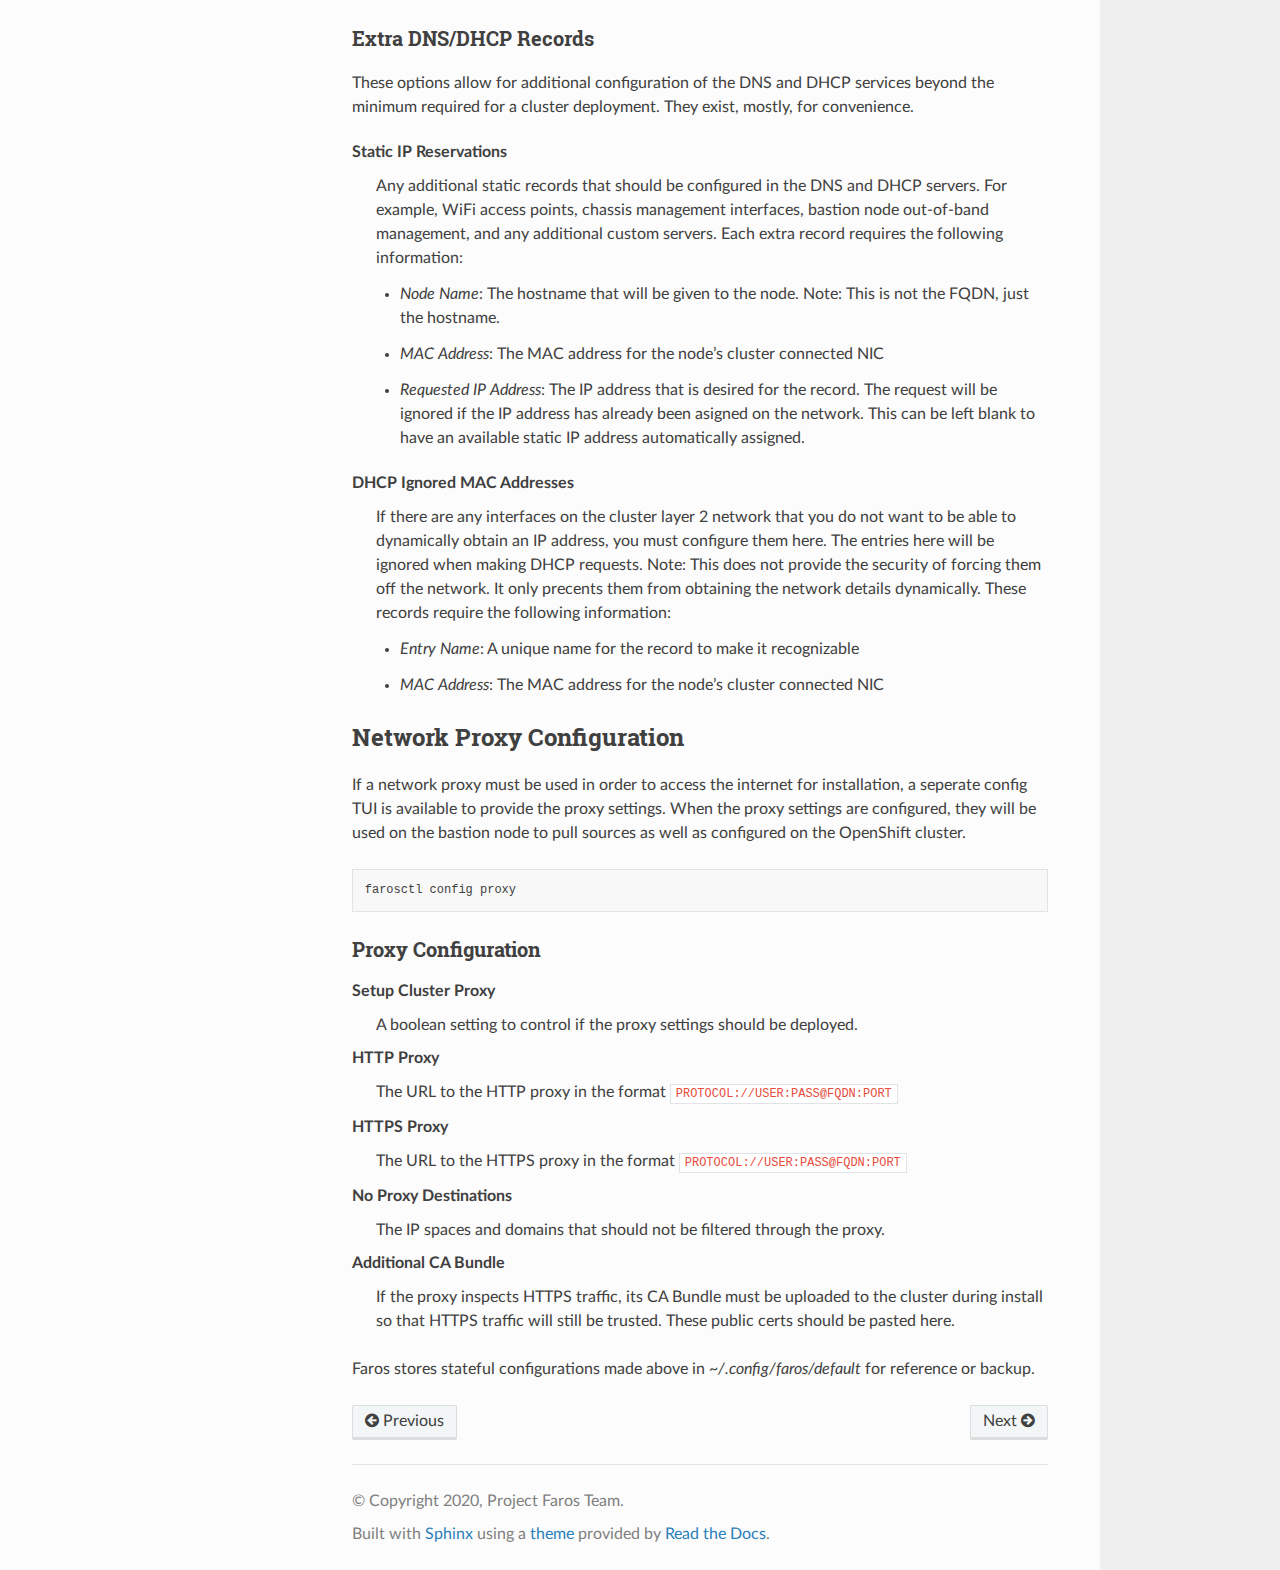
<file: docs/configuration.html>
<!DOCTYPE html>
<html class="writer-html5" lang="en" >
<head>
  <meta charset="utf-8" />
  <meta name="generator" content="Docutils 0.17.1: http://docutils.sourceforge.net/" />

  <meta name="viewport" content="width=device-width, initial-scale=1.0" />
  
  <title>Cluster Configuration &mdash; Faros  documentation</title>
  

  
  <link rel="stylesheet" href="_static/css/theme.css" type="text/css" />
  <link rel="stylesheet" href="_static/pygments.css" type="text/css" />
  <link rel="stylesheet" href="_static/pygments.css" type="text/css" />
  <link rel="stylesheet" href="_static/css/theme.css" type="text/css" />
  <link rel="stylesheet" href="_static/css/custom.css" type="text/css" />

  
  
    <link rel="shortcut icon" href="_static/favicon.ico"/>
  

  
  

  
    <link rel="canonical" href="faros.dev/configuration.html" />

  
  <!--[if lt IE 9]>
    <script src="_static/js/html5shiv.min.js"></script>
  <![endif]-->
  
    
      <script type="text/javascript" id="documentation_options" data-url_root="./" src="_static/documentation_options.js"></script>
        <script data-url_root="./" id="documentation_options" src="_static/documentation_options.js"></script>
        <script src="_static/jquery.js"></script>
        <script src="_static/underscore.js"></script>
        <script src="_static/doctools.js"></script>
    
    <script type="text/javascript" src="_static/js/theme.js"></script>

    
    <link rel="index" title="Index" href="genindex.html" />
    <link rel="search" title="Search" href="search.html" />
    <link rel="next" title="Cluster Deployment" href="deploy.html" />
    <link rel="prev" title="Faros Installation" href="installation.html" /> 
</head>

<body class="wy-body-for-nav">

   
  <div class="wy-grid-for-nav">
    
    <nav data-toggle="wy-nav-shift" class="wy-nav-side">
      <div class="wy-side-scroll">
        <div class="wy-side-nav-search"  style="background: #19647E" >
          

          
            <a href="index.html">
          

          
            
            <img src="_static/logo_name_white.svg" class="logo" alt="Logo"/>
          
          </a>

          
            
            
          

          
<div role="search">
  <form id="rtd-search-form" class="wy-form" action="search.html" method="get">
    <input type="text" name="q" placeholder="Search docs" />
    <input type="hidden" name="check_keywords" value="yes" />
    <input type="hidden" name="area" value="default" />
  </form>
</div>

          
        </div>

        
        <div class="wy-menu wy-menu-vertical" data-spy="affix" role="navigation" aria-label="main navigation">
          
            
            
              
            
            
              <p class="caption" role="heading"><span class="caption-text">Documentation</span></p>
<ul class="current">
<li class="toctree-l1"><a class="reference internal" href="architecture.html">Cluster Architecture</a></li>
<li class="toctree-l1"><a class="reference internal" href="installation.html">Faros Installation</a></li>
<li class="toctree-l1 current"><a class="current reference internal" href="#">Cluster Configuration</a><ul>
<li class="toctree-l2"><a class="reference internal" href="#hardware-configuration">Hardware configuration</a></li>
<li class="toctree-l2"><a class="reference internal" href="#network-initial-condition">Network initial condition</a></li>
<li class="toctree-l2"><a class="reference internal" href="#openshift-cluster-configuration">OpenShift cluster configuration</a><ul>
<li class="toctree-l3"><a class="reference internal" href="#router-configuration">Router Configuration</a></li>
<li class="toctree-l3"><a class="reference internal" href="#id1">Cluster Configuration</a></li>
<li class="toctree-l3"><a class="reference internal" href="#host-record-configuration">Host Record Configuration</a></li>
<li class="toctree-l3"><a class="reference internal" href="#bastion-node-guest">Bastion Node Guest</a></li>
<li class="toctree-l3"><a class="reference internal" href="#extra-dns-dhcp-records">Extra DNS/DHCP Records</a></li>
</ul>
</li>
<li class="toctree-l2"><a class="reference internal" href="#network-proxy-configuration">Network Proxy Configuration</a><ul>
<li class="toctree-l3"><a class="reference internal" href="#proxy-configuration">Proxy Configuration</a></li>
</ul>
</li>
</ul>
</li>
<li class="toctree-l1"><a class="reference internal" href="deploy.html">Cluster Deployment</a></li>
<li class="toctree-l1"><a class="reference internal" href="storage.html">Cluster Persistent Storage</a></li>
<li class="toctree-l1"><a class="reference internal" href="nvidia.html">NVIDIA Support</a></li>
<li class="toctree-l1"><a class="reference internal" href="operate.html">Day 2 Cluster Operation</a></li>
<li class="toctree-l1"><a class="reference internal" href="example.html">Verified Implementation</a></li>
<li class="toctree-l1"><a class="reference internal" href="farosctl.html">farosctl Usage</a></li>
</ul>
<p class="caption" role="heading"><span class="caption-text">Contributing</span></p>
<ul>
<li class="toctree-l1"><a class="reference external" href="https://faros.dev">repos</a></li>
<li class="toctree-l1"><a class="reference external" href="https://faros.dev">devenv</a></li>
<li class="toctree-l1"><a class="reference external" href="https://faros.dev">ansiblefacts</a></li>
<li class="toctree-l1"><a class="reference external" href="https://faros.dev">deploys</a></li>
<li class="toctree-l1"><a class="reference external" href="https://faros.dev">docs</a></li>
</ul>
<p class="caption" role="heading"><span class="caption-text">Community</span></p>
<ul>
<li class="toctree-l1"><a class="reference external" href="https://github.com/project-faros/cluster-manager/projects/1">Roadmap</a></li>
<li class="toctree-l1"><a class="reference external" href="https://github.com/project-faros/cluster-manager/issues">Bug Report</a></li>
<li class="toctree-l1"><a class="reference external" href="https://github.com/project-faros">GitHub</a></li>
</ul>

            
          
        </div>
        
      </div>
    </nav>

    <section data-toggle="wy-nav-shift" class="wy-nav-content-wrap">

      
      <nav class="wy-nav-top" aria-label="top navigation">
        
          <i data-toggle="wy-nav-top" class="fa fa-bars"></i>
          <a href="index.html">Faros</a>
        
      </nav>


      <div class="wy-nav-content">
        
        <div class="rst-content">
        
          



















<div role="navigation" aria-label="breadcrumbs navigation">

  <ul class="wy-breadcrumbs">
    
      <li><a href="index.html" class="icon icon-home"></a> &raquo;</li>
        
      <li>Cluster Configuration</li>
    
    
      <li class="wy-breadcrumbs-aside">
        
          
            
              <!-- User defined GitHub URL -->
              <a href="https://github.com/project-faros/faros.dev/blob/master/source/configuration.rst" class="fa fa-github"> Edit on GitHub</a>
            
          
        
      </li>
    
  </ul>

  
  <hr/>
</div>
          <div role="main" class="document" itemscope="itemscope" itemtype="http://schema.org/Article">
           <div itemprop="articleBody">
            
  <section id="cluster-configuration">
<h1>Cluster Configuration<a class="headerlink" href="#cluster-configuration" title="Permalink to this headline">¶</a></h1>
<p>Before begining the cluster deployement, it is necessary to confirm the
hardware and network setup. Then, the cluster configuration options can be set.</p>
<section id="hardware-configuration">
<h2>Hardware configuration<a class="headerlink" href="#hardware-configuration" title="Permalink to this headline">¶</a></h2>
<p>A few settings on the hardware of the cluster node firmware must be properly
configured for the installation to work.</p>
<ol class="arabic">
<li><p>Both UEFI and Legacy/BIOS booting are supported, however, the boot order of
each node must be the following:</p>
<blockquote>
<div><ol class="arabic simple">
<li><p>OS hard drive</p></li>
<li><p>IPv4 PXE using the cluster connected NIC</p></li>
<li><p>Everything else</p></li>
</ol>
</div></blockquote>
</li>
<li><p>For the out of band management, each node must use the same username
and password for control.</p></li>
<li><p>The out of band management interface must be configured to use DHCP when
joining the network.</p></li>
<li><p>All drives in the nodes should be blank before begining the installation.
There should not be an operating system installed on any drive of the
cluster nodes as this can cause issues booting CoreOS, particularly in UEFI
mode.</p></li>
<li><p>The hardware system clock must be properly set.</p></li>
<li><p>Repeat for each node.</p></li>
</ol>
<p>These settings can be configured before starting the deployment or during. If
you require access to the cluster nodes’ out-of-band management interfaces to
perform this configuration then wait until during the deployment. The
deployment will pause once the out-of-band management interfaces have an IP
Address.</p>
</section>
<section id="network-initial-condition">
<h2>Network initial condition<a class="headerlink" href="#network-initial-condition" title="Permalink to this headline">¶</a></h2>
<p>Before starting the cluster deployement, it is required that each node is
connected to the layer 2 switch that will be used by the cluster. It is highly
recomended to leave the out-of-band management NICs disconnected when starting
the deployment. During the deployment process, you will be instructed when to
connect them.</p>
<div class="admonition important">
<p class="admonition-title">Important</p>
<p>It is highly recomended to leave the out of band management interfaces
disconnected when begining cluster deployement.</p>
<p>It is possible to leave the management interfaces connected during the
entire install process, but there may be a delay waiting for them to get
properly addressed.</p>
</div>
</section>
<section id="openshift-cluster-configuration">
<h2>OpenShift cluster configuration<a class="headerlink" href="#openshift-cluster-configuration" title="Permalink to this headline">¶</a></h2>
<p>The Faros CLI provides a TUI to make configuring the cluster easy. To launch
the configuration interface, run the following command as the administrative
user:</p>
<div class="highlight-default notranslate"><div class="highlight"><pre><span></span><span class="n">farosctl</span> <span class="n">config</span>
</pre></div>
</div>
<section id="router-configuration">
<h3>Router Configuration<a class="headerlink" href="#router-configuration" title="Permalink to this headline">¶</a></h3>
<p>The following options are available:</p>
<dl>
<dt>LAN Interfaces</dt><dd><p>Select which NICs on the bastion node should be put onto the cluster’s
internal network.
Selecting more than one NIC allows connecting more devices to the
cluster network. For example, you may select a 10gbe NIC and a 1gbe NIC to
be on the cluster network so that you can attach a 1gbe switch and a 10gbe
switch to the network.</p>
</dd>
<dt>Subnet</dt><dd><p>The subnet IP definition that should be used for cluster nodes. When using
the gateway in PAT mode, this decision is far less impactful.</p>
</dd>
<dt>Subnet Mask</dt><dd><p>The CIDR prefix for the subnet.</p>
</dd>
<dt>Premitted Ingress Traffic</dt><dd><p>These options control the firewall configuration. They control what traffic
is allowed into the cluster. The following modes are available and can be
toggled on/off individually</p>
<blockquote>
<div><ul class="simple">
<li><p><em>SSH to Bastion</em> - Allow external nodes to SSH to the bastion</p></li>
<li><p><em>HTTPS to Cluster API</em> - Allow external nodes to contact the OpenShift
API</p></li>
<li><p><em>HTTP to Cluster Apps</em> - Allow external nodes to contact applications
running in the OpenShift cluster via HTTP</p></li>
<li><p><em>HTTPS to Cluster Apps</em> - Allow external nodes to contact applications
running in the OpenShift cluster via HTTPS</p></li>
<li><p><em>HTTPS to Cockpit Panel</em> - Allow external nodes to connect to the
Cockpit control plane running on port 9090 on the bastion via HTTPS</p></li>
<li><p><em>External to Internal Routing - DANGER</em> - This configures the gateway
in router mode as opposed to port forwarding mode. USE WITH CAUTION.</p></li>
</ul>
</div></blockquote>
</dd>
<dt>Upstream DNS Forwarders</dt><dd><p>By default, the cluster’s DNS server will use 1.1.1.1 to forward out of
zone DNS requests. This option may be used to set alternate servers for
these purposes.</p>
</dd>
</dl>
</section>
<section id="id1">
<h3>Cluster Configuration<a class="headerlink" href="#id1" title="Permalink to this headline">¶</a></h3>
<p>The following options are available:</p>
<dl class="simple">
<dt>Administrator Password</dt><dd><p>The password required for the administrator user on the bastion node. This
is used to allow the installer to use sudo.</p>
</dd>
<dt>Pull Secret</dt><dd><p>Your pull secret from <a class="reference external" href="https://cloud.redhat.com/openshift/install/pull-secret">cloud.redhat.com</a></p>
</dd>
<dt>FIPS Mode:</dt><dd><p>This option indictes if FIPS mode should be enabled on the cluster.</p>
</dd>
</dl>
<div class="admonition important">
<p class="admonition-title">Important</p>
<p>Enabling FIPS mode on the cluster <strong>WILL NOT</strong> configure FIPS on the bastion
node. FIPS on the bastion node should be enabled at install time. Enabling
FIPS on the cluster may break the functionality of some applications.</p>
</div>
</section>
<section id="host-record-configuration">
<h3>Host Record Configuration<a class="headerlink" href="#host-record-configuration" title="Permalink to this headline">¶</a></h3>
<p>The following options are available:</p>
<dl>
<dt>Machine Management Provider</dt><dd><p>The protocol used to talk to the hosts’ out-of-bandmanagement interface.
Currently only iLo can be used.</p>
</dd>
<dt>Machine Management User</dt><dd><p>The username that should be used when accessing the out-of-band management
interfaces.</p>
</dd>
<dt>Machine Management Password</dt><dd><p>The password that should be used when accessing the out-of-band management
interfaces.</p>
</dd>
<dt>Control Plane Machines</dt><dd><p>This interface allows configuration of each of the bare metal machines that
will be used to create the OpenShift control plane. Each node requires
three values:</p>
<blockquote>
<div><ul>
<li><p><em>Node Name</em>: The hostname that will be given to the node. Note: This is
not the FQDN, just the hostname.</p></li>
<li><p><em>Network Interface</em>: <em>[OPTIONAL]</em> The NIC on the node that should be
configured on the cluster network.</p>
<blockquote>
<div><ul class="simple">
<li><p>If this is left blank, the network interface will be be configured by DHCP on every boot. A static IP assignement will be made on the DHCP server.</p></li>
<li><p>If a single NIC is configured (ex: eno5), after the first boot, the NIC will be configured to manually set the node’s IP address without using DHCP.</p></li>
<li><p>A network bond can be configured here using the sytax <cite>NIC0,NIC1:MODE</cite> (ex: eno4,eno4:balance-xor). In this situation, the IP address will be statically assigned and the bond will be configured. The node must still be able to boot using a single NIC in order to PXE boot. Configuring the backing network switching architecture to support bonding is out of scope of the installer. For the bonding mode, balance-rr, active-backup, balance-xor, broadcast, and 802.3ad are the only supported options.</p></li>
</ul>
</div></blockquote>
</li>
<li><p><em>MAC Address</em>: The MAC address for the node’s cluster connected NIC. In
the case of a bond, this should be the MAC address of the first NIC in
the bond. The first NIC in the bond must be able to come up
independantly without the second NIC for PXE booting.</p></li>
<li><p><em>Management IP</em>: This field is only required if the <em>Management MAC
Address</em> is not provided. Using this field to specify on IP address for
the out of band management interface allows those interfaces to be on
a network seperate from the cluster network. This is better for static
installs as it increases availability, but decreases portability.</p></li>
<li><p><em>Management MAC Address</em>: This field is only required if the
<em>Management IP</em> is not provided. Using this field to specify the MAC
address of the out of band management interface allows the installer to
provision an address for the management interface on the cluster
network. This reduces the availability of the management interfaces as
the bastion node will need to be on and reachable to interact with the
management interfaces. However, it greatly increases portability of the
installed cluster as no additional networks are required.</p></li>
<li><p><em>OS Install Drive</em>: This drive in the node onto which CoreOS will be
installed. Address the drive by name only. Eg: sda</p></li>
</ul>
</div></blockquote>
</dd>
<dt>Container Cache Disk</dt><dd><p><em>[OPTIONAL]</em> Configuring this setting will move the container cache
directories on the host (/var/lib/kubelet and /var/lib/containers) to a
secondary disk. This greatly improves the performance on three node
clusters. This is less important if an NVME is used for the OS drive. The
container cache disk <strong>MUST BE</strong> at least 100 GB. Address the drive by name
only. Eg: sdb</p>
</dd>
</dl>
</section>
<section id="bastion-node-guest">
<h3>Bastion Node Guest<a class="headerlink" href="#bastion-node-guest" title="Permalink to this headline">¶</a></h3>
<p>The following options configure a virtual cluster node on the bastion.</p>
<dl class="simple">
<dt>Create app node VM on bastion</dt><dd><p>A switch to enable or disable the bastion node guest VM configuration.</p>
</dd>
<dt>Node name</dt><dd><p>The hostname to assign to the VM.</p>
</dd>
<dt>Core Count</dt><dd><p>The number of cores that should be mapped to the virtual machine.</p>
</dd>
<dt>Memory (GB)</dt><dd><p>The amount of RAM that should be allocated to the virtual machine.</p>
</dd>
<dt>Host devices to passthrough</dt><dd><p>Use this option to select PCI devices that are available to be mapped to
guest virtual machine. For a PCI device to be listed here, it must be
configured to use the <code class="code docutils literal notranslate"><span class="pre">pci-stub</span></code> Kernel driver. This process is documented
in detail <cite>here
&lt;https://faros.dev/https://faros.dev/installation.html#prepare-pci-passthrough-devices&gt;</cite>.</p>
</dd>
<dt>Host drives to passthrough</dt><dd><p>Drives that are not currently mounted anywhere on the bastion will be
listed here. Select them to mount them into the guest node as SCSI devices.</p>
</dd>
</dl>
</section>
<section id="extra-dns-dhcp-records">
<h3>Extra DNS/DHCP Records<a class="headerlink" href="#extra-dns-dhcp-records" title="Permalink to this headline">¶</a></h3>
<p>These options allow for additional configuration of the DNS and DHCP services
beyond the minimum required for a cluster deployment. They exist, mostly, for
convenience.</p>
<dl>
<dt>Static IP Reservations</dt><dd><p>Any additional static records that should be configured in the DNS and DHCP
servers. For example, WiFi access points, chassis management interfaces,
bastion node out-of-band management, and any additional custom servers.
Each extra record requires the following information:</p>
<blockquote>
<div><ul class="simple">
<li><p><em>Node Name</em>: The hostname that will be given to the node. Note: This is
not the FQDN, just the hostname.</p></li>
<li><p><em>MAC Address</em>: The MAC address for the node’s cluster connected NIC</p></li>
<li><p><em>Requested IP Address</em>: The IP address that is desired for the record.
The request will be ignored if the IP address has already been asigned
on the network. This can be left blank to have an available static IP
address automatically assigned.</p></li>
</ul>
</div></blockquote>
</dd>
<dt>DHCP Ignored MAC Addresses</dt><dd><p>If there are any interfaces on the cluster layer 2 network that you do not
want to be able to dynamically obtain an IP address, you must configure
them here. The entries here will be ignored when making DHCP requests.
Note: This does not provide the security of forcing them off the network.
It only precents them from obtaining the network details dynamically. These
records require the following information:</p>
<blockquote>
<div><ul class="simple">
<li><p><em>Entry Name</em>: A unique name for the record to make it recognizable</p></li>
<li><p><em>MAC Address</em>: The MAC address for the node’s cluster connected NIC</p></li>
</ul>
</div></blockquote>
</dd>
</dl>
</section>
</section>
<section id="network-proxy-configuration">
<h2>Network Proxy Configuration<a class="headerlink" href="#network-proxy-configuration" title="Permalink to this headline">¶</a></h2>
<p>If a network proxy must be used in order to access the internet for
installation, a seperate config TUI is available to provide the proxy settings.
When the proxy settings are configured, they will be used on the bastion node
to pull sources as well as configured on the OpenShift cluster.</p>
<div class="highlight-bash notranslate"><div class="highlight"><pre><span></span>farosctl config proxy
</pre></div>
</div>
<section id="proxy-configuration">
<h3>Proxy Configuration<a class="headerlink" href="#proxy-configuration" title="Permalink to this headline">¶</a></h3>
<dl class="simple">
<dt>Setup Cluster Proxy</dt><dd><p>A boolean setting to control if the proxy settings should be deployed.</p>
</dd>
<dt>HTTP Proxy</dt><dd><p>The URL to the HTTP proxy in the format <code class="code docutils literal notranslate"><span class="pre">PROTOCOL://USER:PASS&#64;FQDN:PORT</span></code></p>
</dd>
<dt>HTTPS Proxy</dt><dd><p>The URL to the HTTPS proxy in the format <code class="code docutils literal notranslate"><span class="pre">PROTOCOL://USER:PASS&#64;FQDN:PORT</span></code></p>
</dd>
<dt>No Proxy Destinations</dt><dd><p>The IP spaces and domains that should not be filtered through the proxy.</p>
</dd>
<dt>Additional CA Bundle</dt><dd><p>If the proxy inspects HTTPS traffic, its CA Bundle must be uploaded to the
cluster during install so that HTTPS traffic will still be trusted. These
public certs should be pasted here.</p>
</dd>
</dl>
<p>Faros stores stateful configurations made above in <cite>~/.config/faros/default</cite> for
reference or backup.</p>
</section>
</section>
</section>


           </div>
           
          </div>
          <footer>
    <div class="rst-footer-buttons" role="navigation" aria-label="footer navigation">
        <a href="deploy.html" class="btn btn-neutral float-right" title="Cluster Deployment" accesskey="n" rel="next">Next <span class="fa fa-arrow-circle-right" aria-hidden="true"></span></a>
        <a href="installation.html" class="btn btn-neutral float-left" title="Faros Installation" accesskey="p" rel="prev"><span class="fa fa-arrow-circle-left" aria-hidden="true"></span> Previous</a>
    </div>

  <hr/>

  <div role="contentinfo">
    <p>
        &#169; Copyright 2020, Project Faros Team.

    </p>
  </div>
    
    
    
    Built with <a href="https://www.sphinx-doc.org/">Sphinx</a> using a
    
    <a href="https://github.com/readthedocs/sphinx_rtd_theme">theme</a>
    
    provided by <a href="https://readthedocs.org">Read the Docs</a>. 

</footer>
        </div>
      </div>

    </section>

  </div>
  

  <script type="text/javascript">
      jQuery(function () {
          SphinxRtdTheme.Navigation.enable(true);
      });
  </script>

  
  
    
   

</body>
</html>
</file>
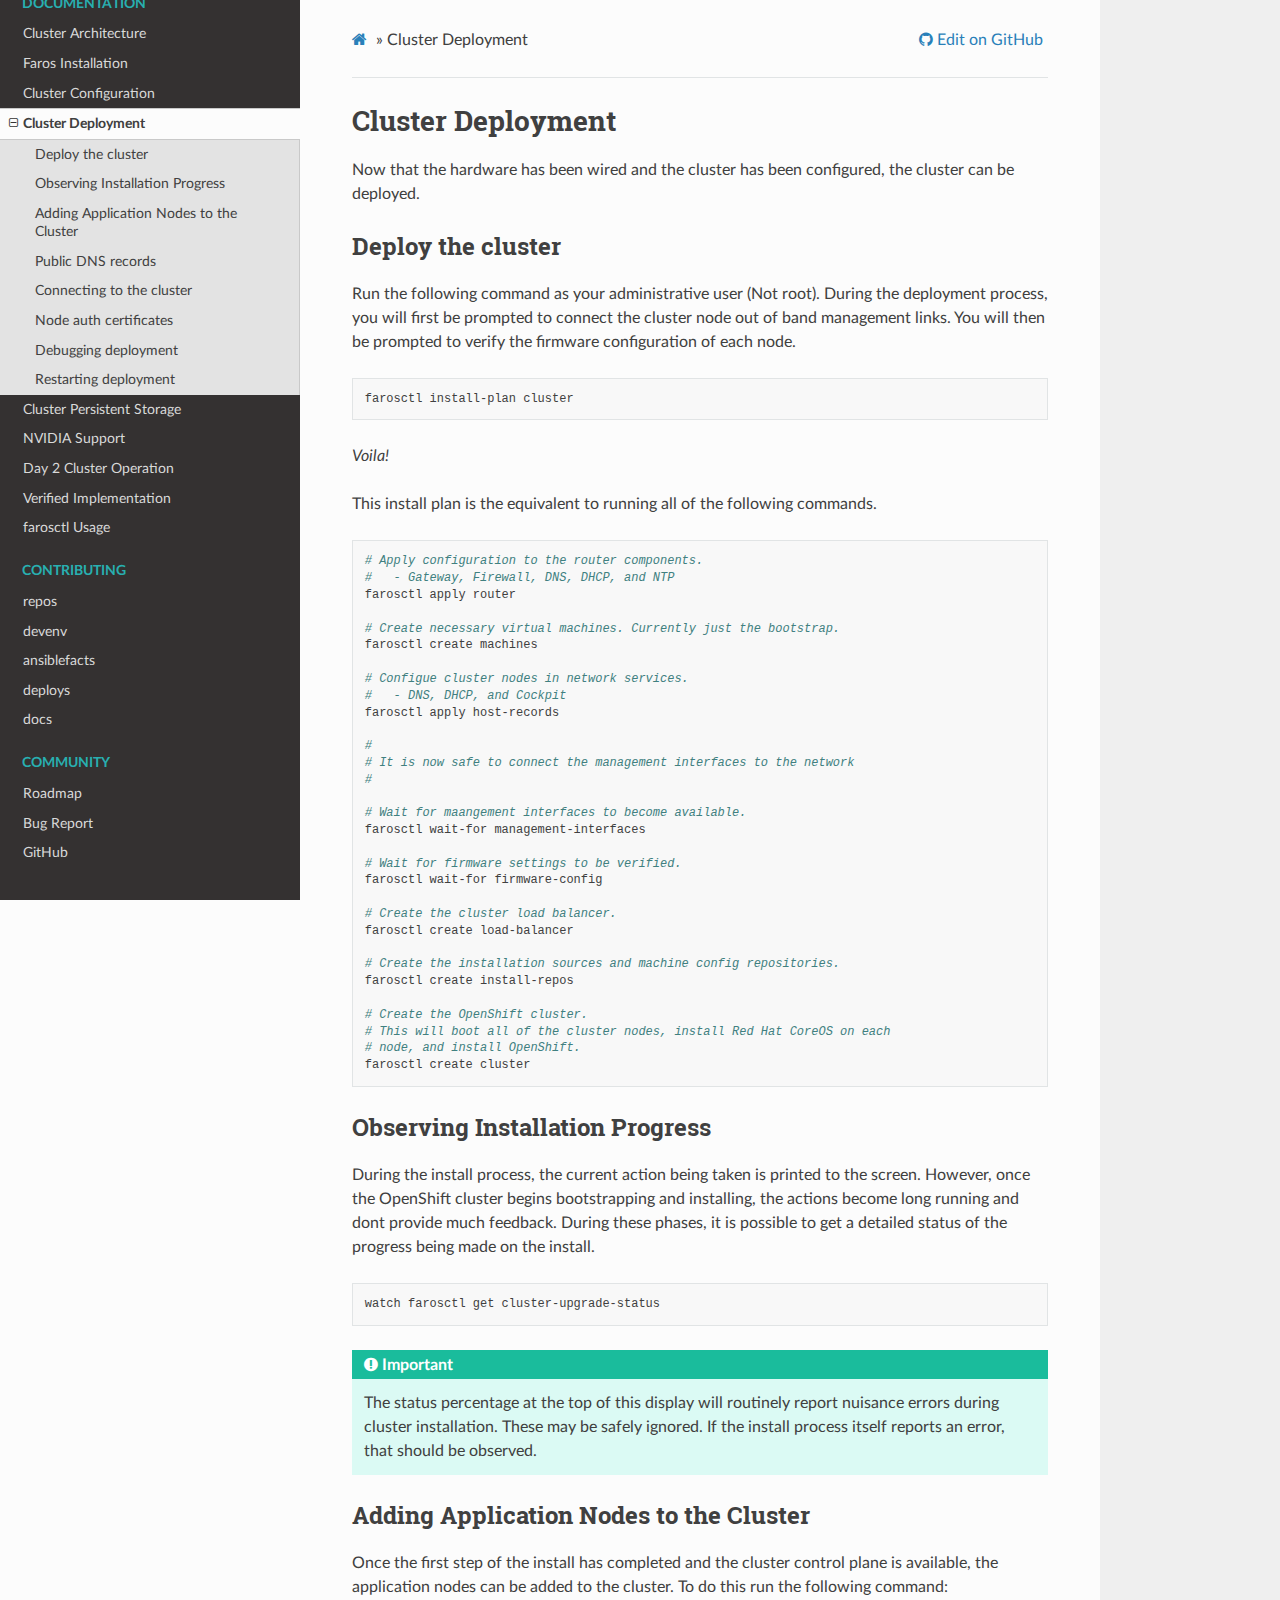
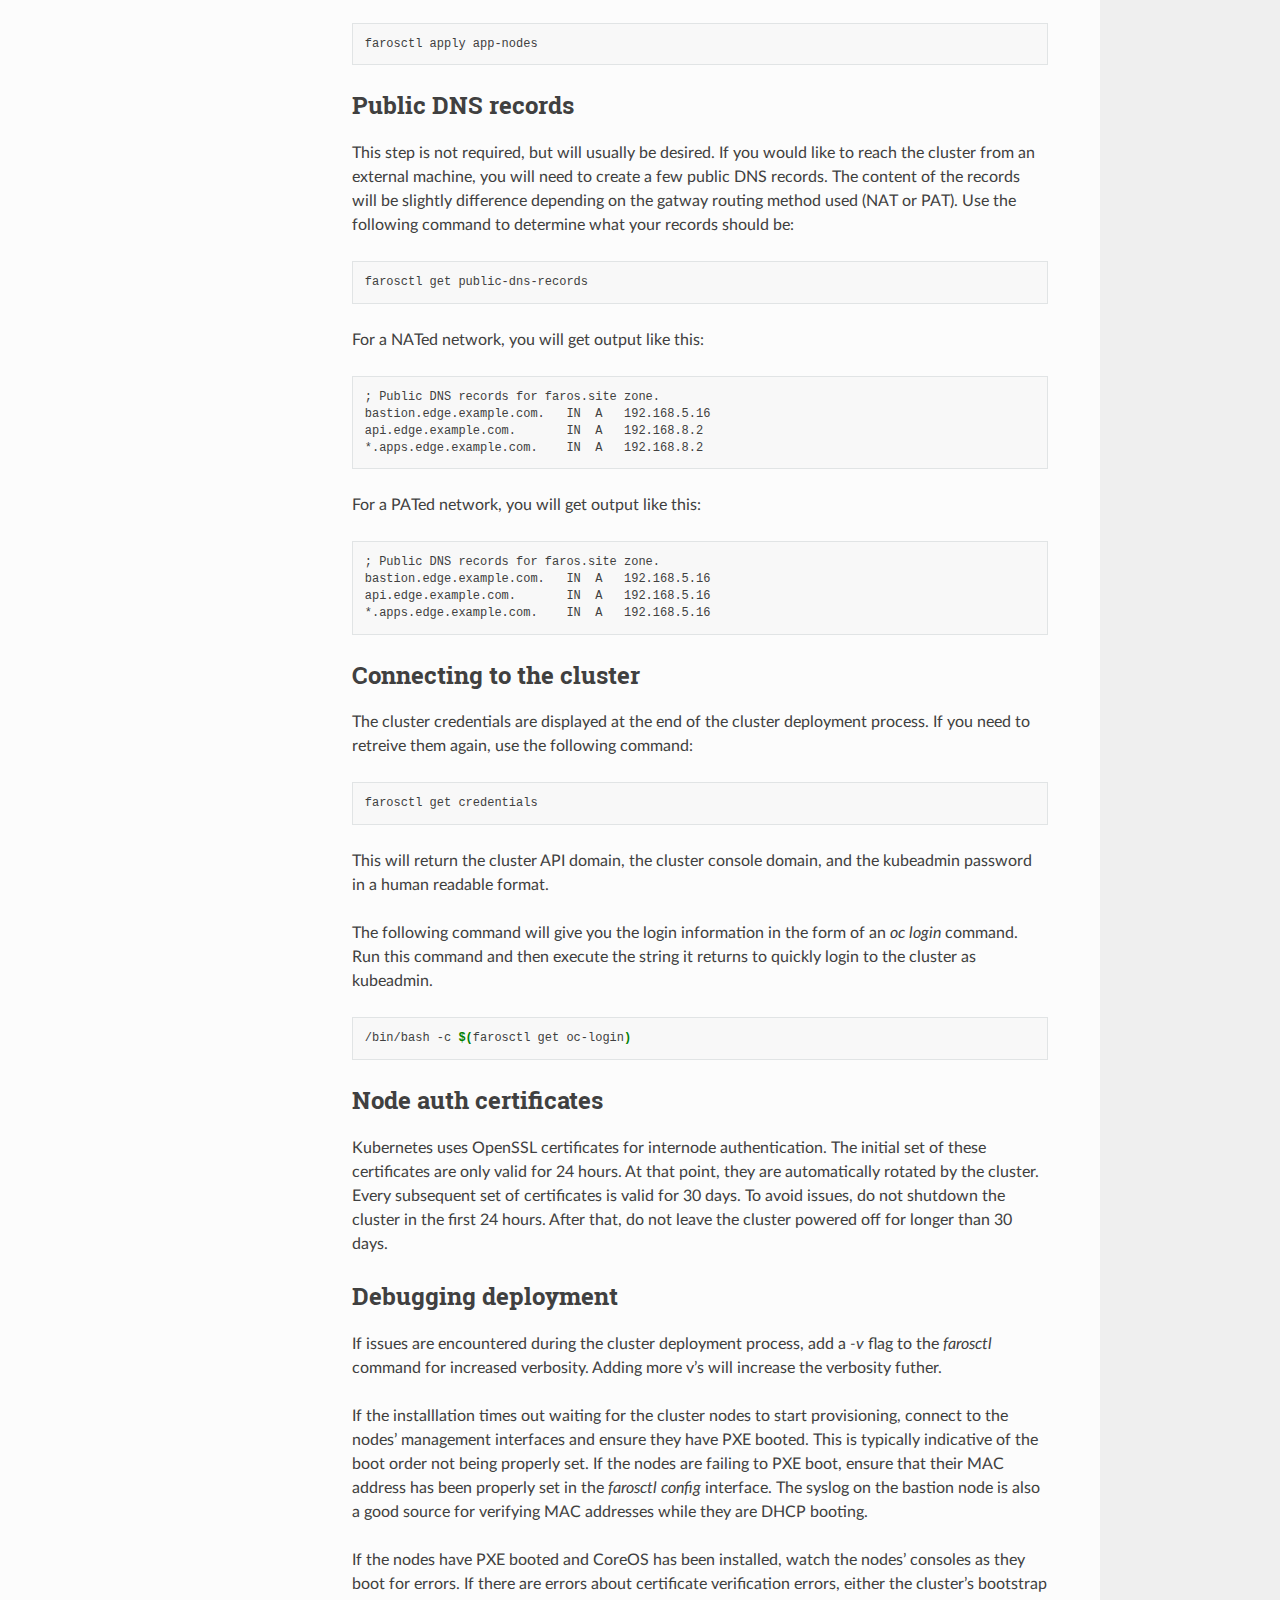
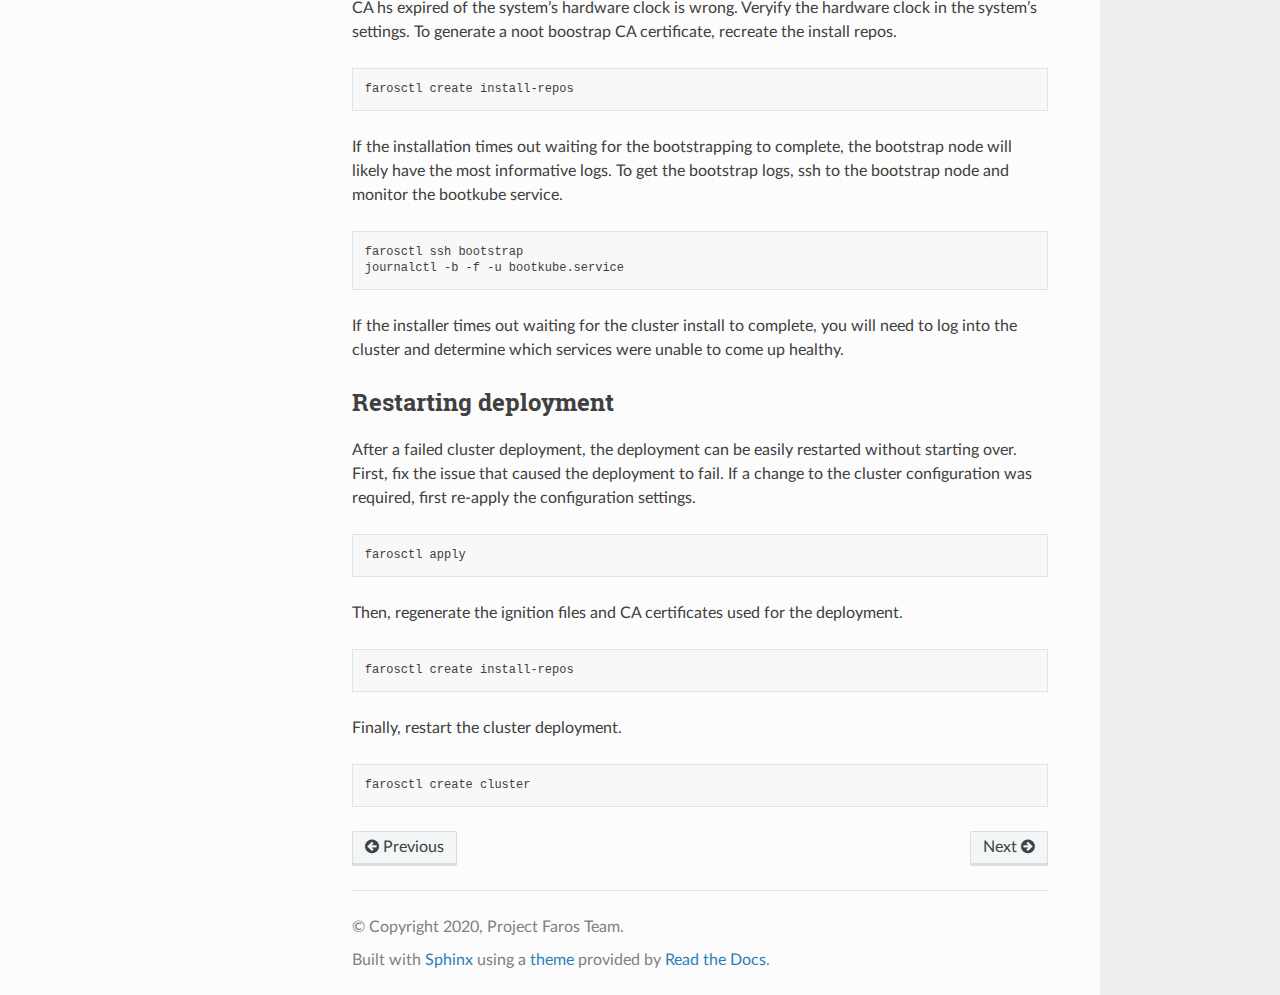
<file: docs/deploy.html>
<!DOCTYPE html>
<html class="writer-html5" lang="en" >
<head>
  <meta charset="utf-8" />
  <meta name="generator" content="Docutils 0.17.1: http://docutils.sourceforge.net/" />

  <meta name="viewport" content="width=device-width, initial-scale=1.0" />
  
  <title>Cluster Deployment &mdash; Faros  documentation</title>
  

  
  <link rel="stylesheet" href="_static/css/theme.css" type="text/css" />
  <link rel="stylesheet" href="_static/pygments.css" type="text/css" />
  <link rel="stylesheet" href="_static/pygments.css" type="text/css" />
  <link rel="stylesheet" href="_static/css/theme.css" type="text/css" />
  <link rel="stylesheet" href="_static/css/custom.css" type="text/css" />

  
  
    <link rel="shortcut icon" href="_static/favicon.ico"/>
  

  
  

  
    <link rel="canonical" href="faros.dev/deploy.html" />

  
  <!--[if lt IE 9]>
    <script src="_static/js/html5shiv.min.js"></script>
  <![endif]-->
  
    
      <script type="text/javascript" id="documentation_options" data-url_root="./" src="_static/documentation_options.js"></script>
        <script data-url_root="./" id="documentation_options" src="_static/documentation_options.js"></script>
        <script src="_static/jquery.js"></script>
        <script src="_static/underscore.js"></script>
        <script src="_static/doctools.js"></script>
    
    <script type="text/javascript" src="_static/js/theme.js"></script>

    
    <link rel="index" title="Index" href="genindex.html" />
    <link rel="search" title="Search" href="search.html" />
    <link rel="next" title="Cluster Persistent Storage" href="storage.html" />
    <link rel="prev" title="Cluster Configuration" href="configuration.html" /> 
</head>

<body class="wy-body-for-nav">

   
  <div class="wy-grid-for-nav">
    
    <nav data-toggle="wy-nav-shift" class="wy-nav-side">
      <div class="wy-side-scroll">
        <div class="wy-side-nav-search"  style="background: #19647E" >
          

          
            <a href="index.html">
          

          
            
            <img src="_static/logo_name_white.svg" class="logo" alt="Logo"/>
          
          </a>

          
            
            
          

          
<div role="search">
  <form id="rtd-search-form" class="wy-form" action="search.html" method="get">
    <input type="text" name="q" placeholder="Search docs" />
    <input type="hidden" name="check_keywords" value="yes" />
    <input type="hidden" name="area" value="default" />
  </form>
</div>

          
        </div>

        
        <div class="wy-menu wy-menu-vertical" data-spy="affix" role="navigation" aria-label="main navigation">
          
            
            
              
            
            
              <p class="caption" role="heading"><span class="caption-text">Documentation</span></p>
<ul class="current">
<li class="toctree-l1"><a class="reference internal" href="architecture.html">Cluster Architecture</a></li>
<li class="toctree-l1"><a class="reference internal" href="installation.html">Faros Installation</a></li>
<li class="toctree-l1"><a class="reference internal" href="configuration.html">Cluster Configuration</a></li>
<li class="toctree-l1 current"><a class="current reference internal" href="#">Cluster Deployment</a><ul>
<li class="toctree-l2"><a class="reference internal" href="#deploy-the-cluster">Deploy the cluster</a></li>
<li class="toctree-l2"><a class="reference internal" href="#observing-installation-progress">Observing Installation Progress</a></li>
<li class="toctree-l2"><a class="reference internal" href="#adding-application-nodes-to-the-cluster">Adding Application Nodes to the Cluster</a></li>
<li class="toctree-l2"><a class="reference internal" href="#public-dns-records">Public DNS records</a></li>
<li class="toctree-l2"><a class="reference internal" href="#connecting-to-the-cluster">Connecting to the cluster</a></li>
<li class="toctree-l2"><a class="reference internal" href="#node-auth-certificates">Node auth certificates</a></li>
<li class="toctree-l2"><a class="reference internal" href="#debugging-deployment">Debugging deployment</a></li>
<li class="toctree-l2"><a class="reference internal" href="#restarting-deployment">Restarting deployment</a></li>
</ul>
</li>
<li class="toctree-l1"><a class="reference internal" href="storage.html">Cluster Persistent Storage</a></li>
<li class="toctree-l1"><a class="reference internal" href="nvidia.html">NVIDIA Support</a></li>
<li class="toctree-l1"><a class="reference internal" href="operate.html">Day 2 Cluster Operation</a></li>
<li class="toctree-l1"><a class="reference internal" href="example.html">Verified Implementation</a></li>
<li class="toctree-l1"><a class="reference internal" href="farosctl.html">farosctl Usage</a></li>
</ul>
<p class="caption" role="heading"><span class="caption-text">Contributing</span></p>
<ul>
<li class="toctree-l1"><a class="reference external" href="https://faros.dev">repos</a></li>
<li class="toctree-l1"><a class="reference external" href="https://faros.dev">devenv</a></li>
<li class="toctree-l1"><a class="reference external" href="https://faros.dev">ansiblefacts</a></li>
<li class="toctree-l1"><a class="reference external" href="https://faros.dev">deploys</a></li>
<li class="toctree-l1"><a class="reference external" href="https://faros.dev">docs</a></li>
</ul>
<p class="caption" role="heading"><span class="caption-text">Community</span></p>
<ul>
<li class="toctree-l1"><a class="reference external" href="https://github.com/project-faros/cluster-manager/projects/1">Roadmap</a></li>
<li class="toctree-l1"><a class="reference external" href="https://github.com/project-faros/cluster-manager/issues">Bug Report</a></li>
<li class="toctree-l1"><a class="reference external" href="https://github.com/project-faros">GitHub</a></li>
</ul>

            
          
        </div>
        
      </div>
    </nav>

    <section data-toggle="wy-nav-shift" class="wy-nav-content-wrap">

      
      <nav class="wy-nav-top" aria-label="top navigation">
        
          <i data-toggle="wy-nav-top" class="fa fa-bars"></i>
          <a href="index.html">Faros</a>
        
      </nav>


      <div class="wy-nav-content">
        
        <div class="rst-content">
        
          



















<div role="navigation" aria-label="breadcrumbs navigation">

  <ul class="wy-breadcrumbs">
    
      <li><a href="index.html" class="icon icon-home"></a> &raquo;</li>
        
      <li>Cluster Deployment</li>
    
    
      <li class="wy-breadcrumbs-aside">
        
          
            
              <!-- User defined GitHub URL -->
              <a href="https://github.com/project-faros/faros.dev/blob/master/source/deploy.rst" class="fa fa-github"> Edit on GitHub</a>
            
          
        
      </li>
    
  </ul>

  
  <hr/>
</div>
          <div role="main" class="document" itemscope="itemscope" itemtype="http://schema.org/Article">
           <div itemprop="articleBody">
            
  <section id="cluster-deployment">
<h1>Cluster Deployment<a class="headerlink" href="#cluster-deployment" title="Permalink to this headline">¶</a></h1>
<p>Now that the hardware has been wired and the cluster has been configured, the
cluster can be deployed.</p>
<section id="deploy-the-cluster">
<h2>Deploy the cluster<a class="headerlink" href="#deploy-the-cluster" title="Permalink to this headline">¶</a></h2>
<p>Run the following command as your administrative user (Not root). During the
deployment process, you will first be prompted to connect the cluster node out
of band management links. You will then be prompted to verify the firmware
configuration of each node.</p>
<div class="highlight-bash notranslate"><div class="highlight"><pre><span></span>farosctl install-plan cluster
</pre></div>
</div>
<p><em>Voila!</em></p>
<p>This install plan is the equivalent to running all of the following commands.</p>
<div class="highlight-bash notranslate"><div class="highlight"><pre><span></span><span class="c1"># Apply configuration to the router components.</span>
<span class="c1">#   - Gateway, Firewall, DNS, DHCP, and NTP</span>
farosctl apply router

<span class="c1"># Create necessary virtual machines. Currently just the bootstrap.</span>
farosctl create machines

<span class="c1"># Configue cluster nodes in network services.</span>
<span class="c1">#   - DNS, DHCP, and Cockpit</span>
farosctl apply host-records

<span class="c1">#</span>
<span class="c1"># It is now safe to connect the management interfaces to the network</span>
<span class="c1">#</span>

<span class="c1"># Wait for maangement interfaces to become available.</span>
farosctl wait-for management-interfaces

<span class="c1"># Wait for firmware settings to be verified.</span>
farosctl wait-for firmware-config

<span class="c1"># Create the cluster load balancer.</span>
farosctl create load-balancer

<span class="c1"># Create the installation sources and machine config repositories.</span>
farosctl create install-repos

<span class="c1"># Create the OpenShift cluster.</span>
<span class="c1"># This will boot all of the cluster nodes, install Red Hat CoreOS on each</span>
<span class="c1"># node, and install OpenShift.</span>
farosctl create cluster
</pre></div>
</div>
</section>
<section id="observing-installation-progress">
<h2>Observing Installation Progress<a class="headerlink" href="#observing-installation-progress" title="Permalink to this headline">¶</a></h2>
<p>During the install process, the current action being taken is printed to the
screen. However, once the OpenShift cluster begins bootstrapping and
installing, the actions become long running and dont provide much feedback.
During these phases, it is possible to get a detailed status of the progress
being made on the install.</p>
<div class="highlight-bash notranslate"><div class="highlight"><pre><span></span>watch farosctl get cluster-upgrade-status
</pre></div>
</div>
<div class="admonition important">
<p class="admonition-title">Important</p>
<p>The status percentage at the top of this display will routinely report
nuisance errors during cluster installation. These may be safely ignored. If
the install process itself reports an error, that should be observed.</p>
</div>
</section>
<section id="adding-application-nodes-to-the-cluster">
<h2>Adding Application Nodes to the Cluster<a class="headerlink" href="#adding-application-nodes-to-the-cluster" title="Permalink to this headline">¶</a></h2>
<p>Once the first step of the install has completed and the cluster control plane
is available, the application nodes can be added to the cluster. To do this run
the following command:</p>
<div class="highlight-bash notranslate"><div class="highlight"><pre><span></span>farosctl apply app-nodes
</pre></div>
</div>
</section>
<section id="public-dns-records">
<h2>Public DNS records<a class="headerlink" href="#public-dns-records" title="Permalink to this headline">¶</a></h2>
<p>This step is not required, but will usually be desired. If you would like to
reach the cluster from an external machine, you will need to create a few
public DNS records. The content of the records will be slightly difference
depending on the gatway routing method used (NAT or PAT). Use the following
command to determine what your records should be:</p>
<div class="highlight-bash notranslate"><div class="highlight"><pre><span></span>farosctl get public-dns-records
</pre></div>
</div>
<p>For a NATed network, you will get output like this:</p>
<div class="highlight-text notranslate"><div class="highlight"><pre><span></span>; Public DNS records for faros.site zone.
bastion.edge.example.com.   IN  A   192.168.5.16
api.edge.example.com.       IN  A   192.168.8.2
*.apps.edge.example.com.    IN  A   192.168.8.2
</pre></div>
</div>
<p>For a PATed network, you will get output like this:</p>
<div class="highlight-text notranslate"><div class="highlight"><pre><span></span>; Public DNS records for faros.site zone.
bastion.edge.example.com.   IN  A   192.168.5.16
api.edge.example.com.       IN  A   192.168.5.16
*.apps.edge.example.com.    IN  A   192.168.5.16
</pre></div>
</div>
</section>
<section id="connecting-to-the-cluster">
<h2>Connecting to the cluster<a class="headerlink" href="#connecting-to-the-cluster" title="Permalink to this headline">¶</a></h2>
<p>The cluster credentials are displayed at the end of the cluster deployment
process. If you need to retreive them again, use the following command:</p>
<div class="highlight-bash notranslate"><div class="highlight"><pre><span></span>farosctl get credentials
</pre></div>
</div>
<p>This will return the cluster API domain, the cluster console domain, and the
kubeadmin password in a human readable format.</p>
<p>The following command will give you the login information in the form of an <cite>oc
login</cite> command. Run this command and then execute the string it returns to
quickly login to the cluster as kubeadmin.</p>
<div class="highlight-bash notranslate"><div class="highlight"><pre><span></span>/bin/bash -c <span class="k">$(</span>farosctl get oc-login<span class="k">)</span>
</pre></div>
</div>
</section>
<section id="node-auth-certificates">
<h2>Node auth certificates<a class="headerlink" href="#node-auth-certificates" title="Permalink to this headline">¶</a></h2>
<p>Kubernetes uses OpenSSL certificates for internode authentication. The initial
set of these certificates are only valid for 24 hours. At that point, they are
automatically rotated by the cluster. Every subsequent set of certificates is
valid for 30 days. To avoid issues, do not shutdown the cluster in the first 24
hours. After that, do not leave the cluster powered off for longer than 30
days.</p>
</section>
<section id="debugging-deployment">
<h2>Debugging deployment<a class="headerlink" href="#debugging-deployment" title="Permalink to this headline">¶</a></h2>
<p>If issues are encountered during the cluster deployment process, add a <cite>-v</cite>
flag to the <cite>farosctl</cite> command for increased verbosity. Adding more v’s will
increase the verbosity futher.</p>
<p>If the installlation times out waiting for the cluster nodes to start
provisioning, connect to the nodes’ management interfaces and ensure they have
PXE booted. This is typically indicative of the boot order not being properly
set. If the nodes are failing to PXE boot, ensure that their MAC address has
been properly set in the <cite>farosctl config</cite> interface. The syslog on the bastion
node is also a good source for verifying MAC addresses while they are DHCP
booting.</p>
<p>If the nodes have PXE booted and CoreOS has been installed, watch the
nodes’ consoles as they boot for errors. If there are errors about certificate
verification errors, either the cluster’s bootstrap CA hs expired of the
system’s hardware clock is wrong. Veryify the hardware clock in the system’s
settings. To generate a noot boostrap CA certificate, recreate the install
repos.</p>
<div class="highlight-bash notranslate"><div class="highlight"><pre><span></span>farosctl create install-repos
</pre></div>
</div>
<p>If the installation times out waiting for the bootstrapping to complete, the
bootstrap node will likely have the most informative logs. To get the bootstrap
logs, ssh to the bootstrap node and monitor the bootkube service.</p>
<div class="highlight-bash notranslate"><div class="highlight"><pre><span></span>farosctl ssh bootstrap
journalctl -b -f -u bootkube.service
</pre></div>
</div>
<p>If the installer times out waiting for the cluster install to complete, you
will need to log into the cluster and determine which services were unable to
come up healthy.</p>
</section>
<section id="restarting-deployment">
<h2>Restarting deployment<a class="headerlink" href="#restarting-deployment" title="Permalink to this headline">¶</a></h2>
<p>After a failed cluster deployment, the deployment can be easily restarted
without starting over. First, fix the issue that caused the deployment to fail.
If a change to the cluster configuration was required, first re-apply the
configuration settings.</p>
<div class="highlight-bash notranslate"><div class="highlight"><pre><span></span>farosctl apply
</pre></div>
</div>
<p>Then, regenerate the ignition files and CA certificates used for the
deployment.</p>
<div class="highlight-bash notranslate"><div class="highlight"><pre><span></span>farosctl create install-repos
</pre></div>
</div>
<p>Finally, restart the cluster deployment.</p>
<div class="highlight-bash notranslate"><div class="highlight"><pre><span></span>farosctl create cluster
</pre></div>
</div>
</section>
</section>


           </div>
           
          </div>
          <footer>
    <div class="rst-footer-buttons" role="navigation" aria-label="footer navigation">
        <a href="storage.html" class="btn btn-neutral float-right" title="Cluster Persistent Storage" accesskey="n" rel="next">Next <span class="fa fa-arrow-circle-right" aria-hidden="true"></span></a>
        <a href="configuration.html" class="btn btn-neutral float-left" title="Cluster Configuration" accesskey="p" rel="prev"><span class="fa fa-arrow-circle-left" aria-hidden="true"></span> Previous</a>
    </div>

  <hr/>

  <div role="contentinfo">
    <p>
        &#169; Copyright 2020, Project Faros Team.

    </p>
  </div>
    
    
    
    Built with <a href="https://www.sphinx-doc.org/">Sphinx</a> using a
    
    <a href="https://github.com/readthedocs/sphinx_rtd_theme">theme</a>
    
    provided by <a href="https://readthedocs.org">Read the Docs</a>. 

</footer>
        </div>
      </div>

    </section>

  </div>
  

  <script type="text/javascript">
      jQuery(function () {
          SphinxRtdTheme.Navigation.enable(true);
      });
  </script>

  
  
    
   

</body>
</html>
</file>
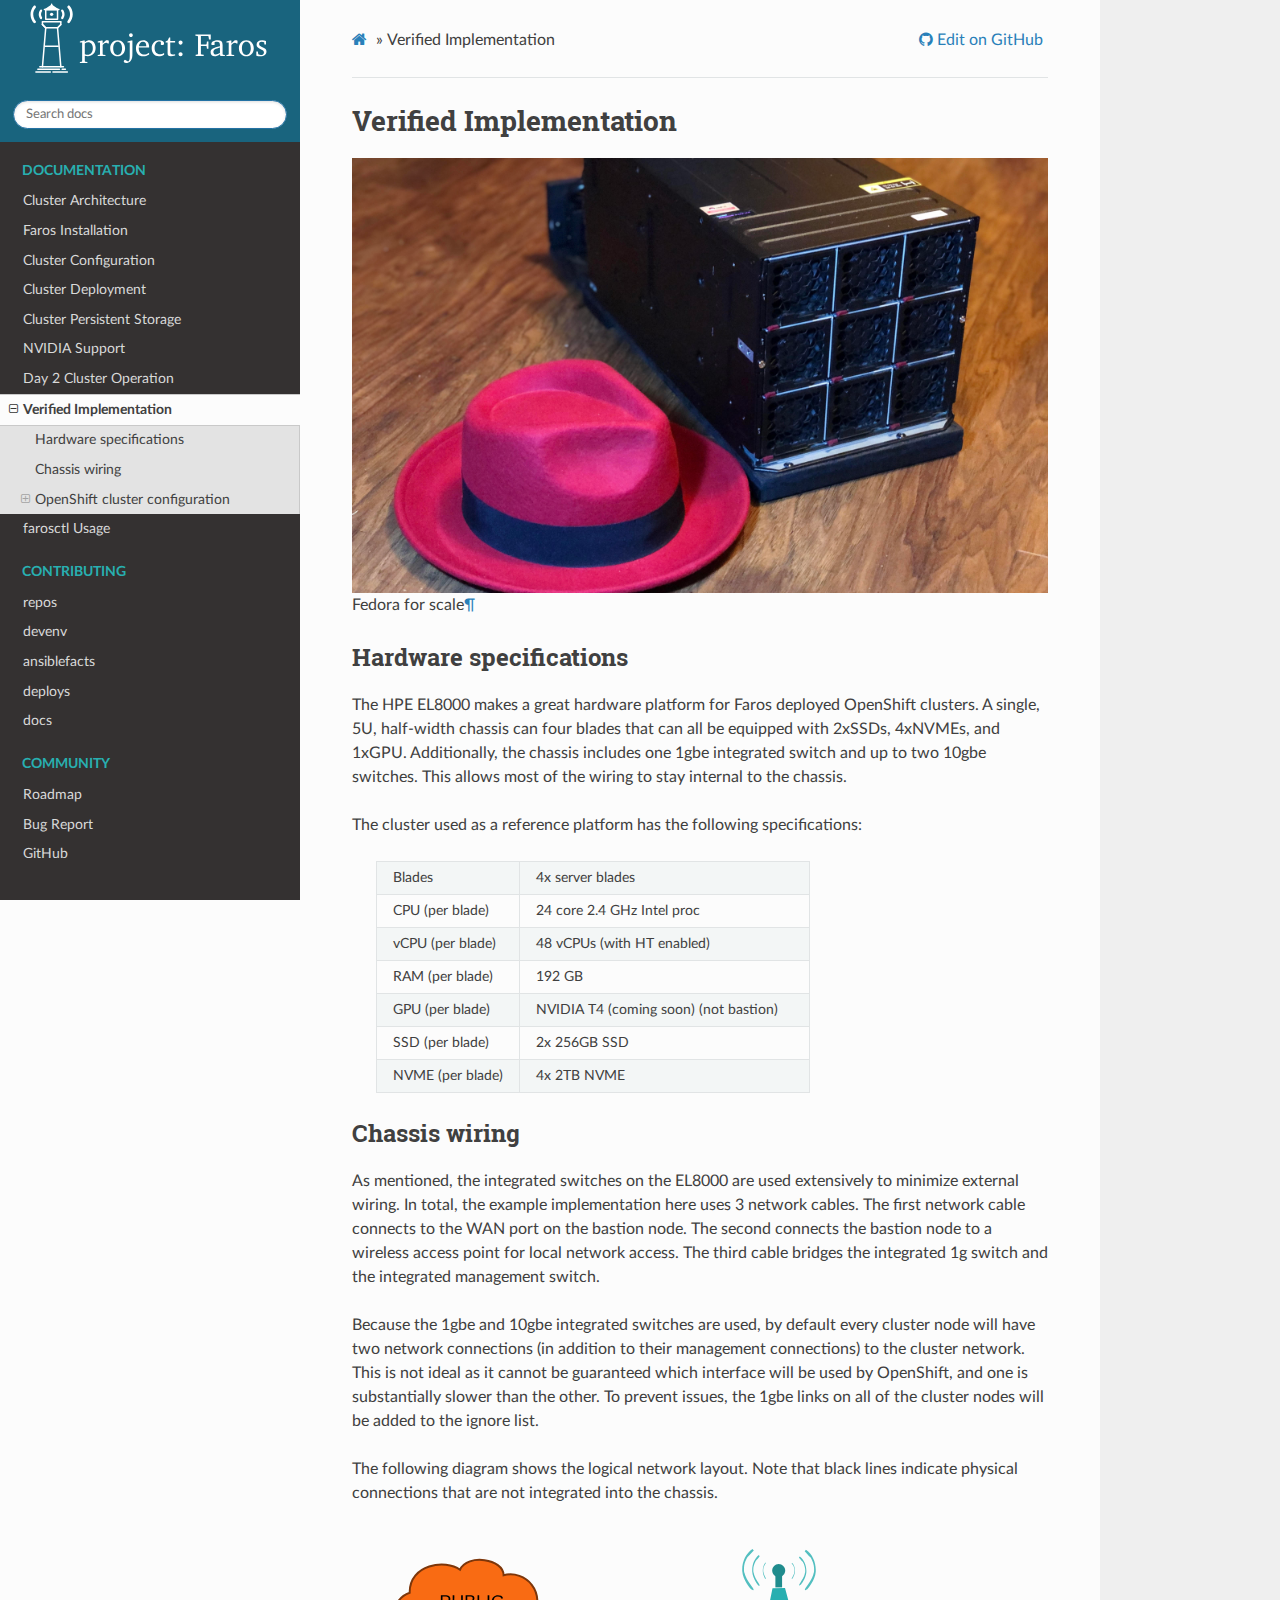
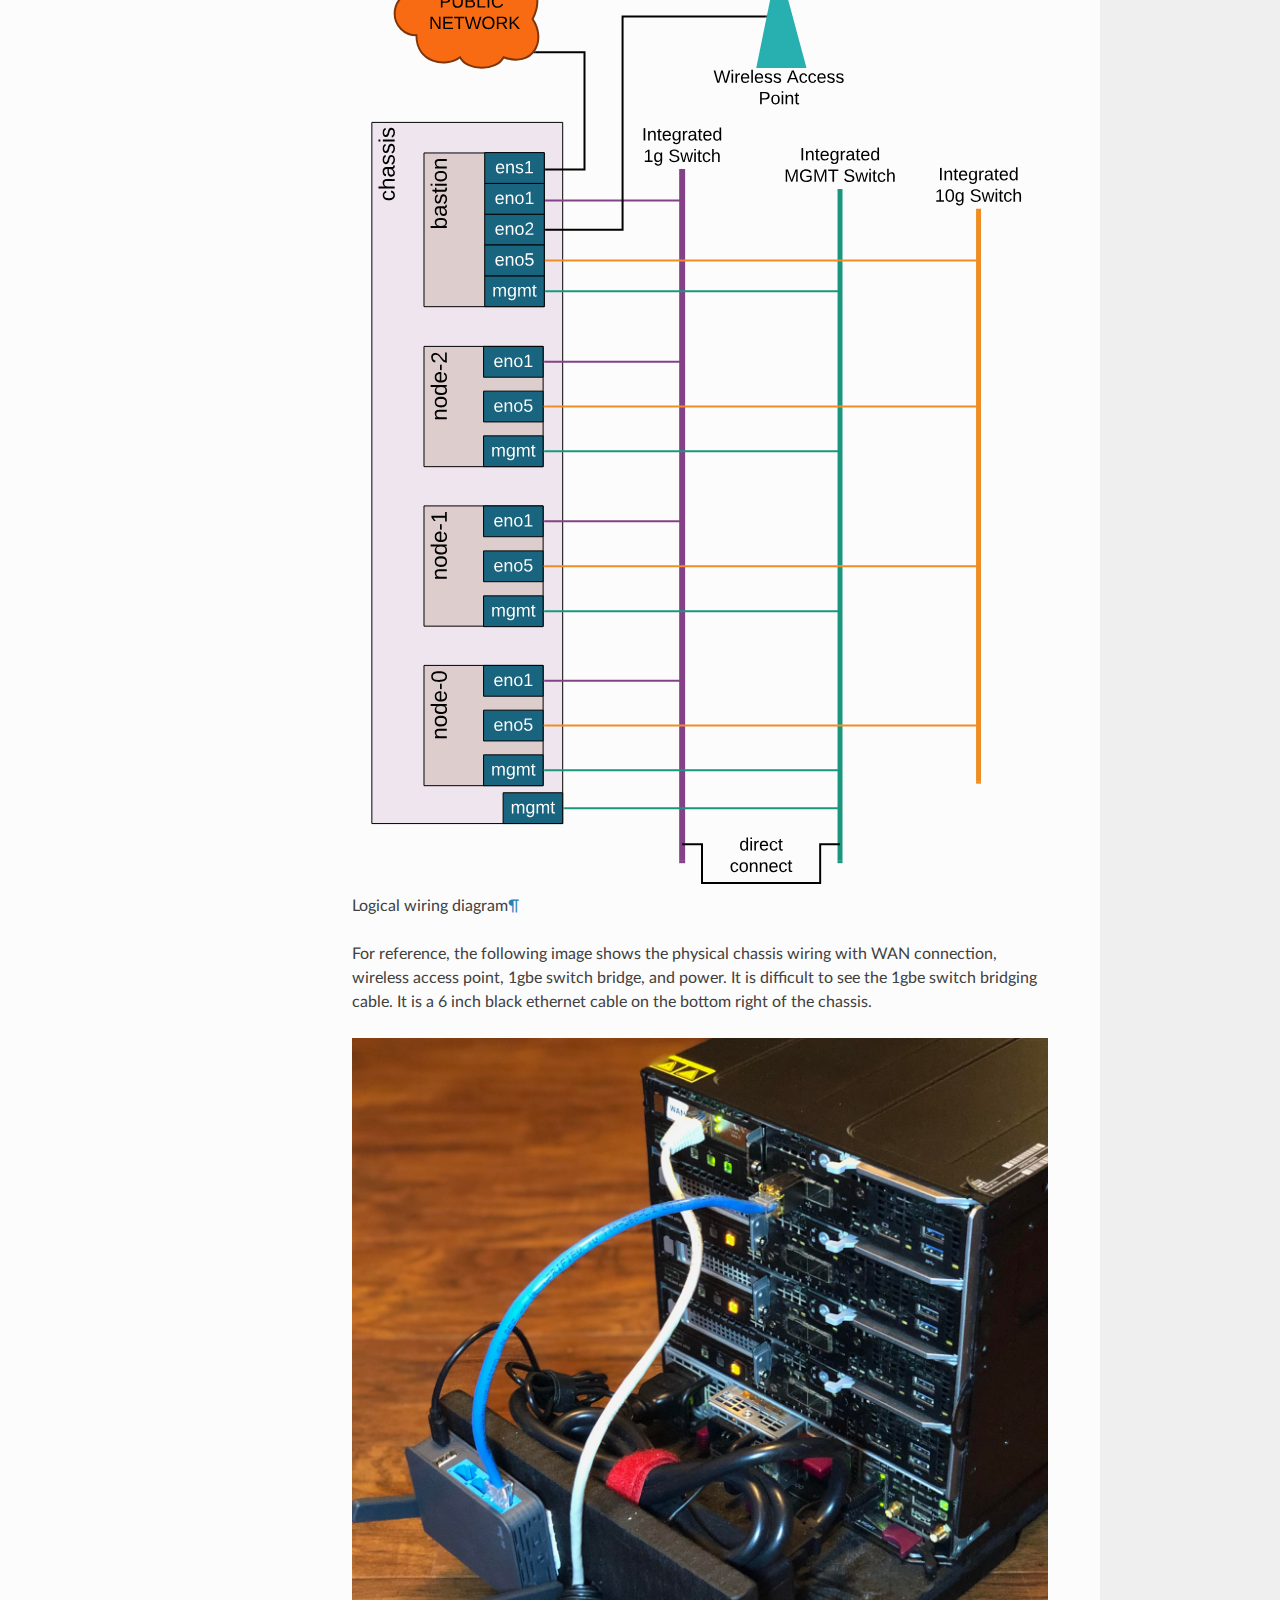
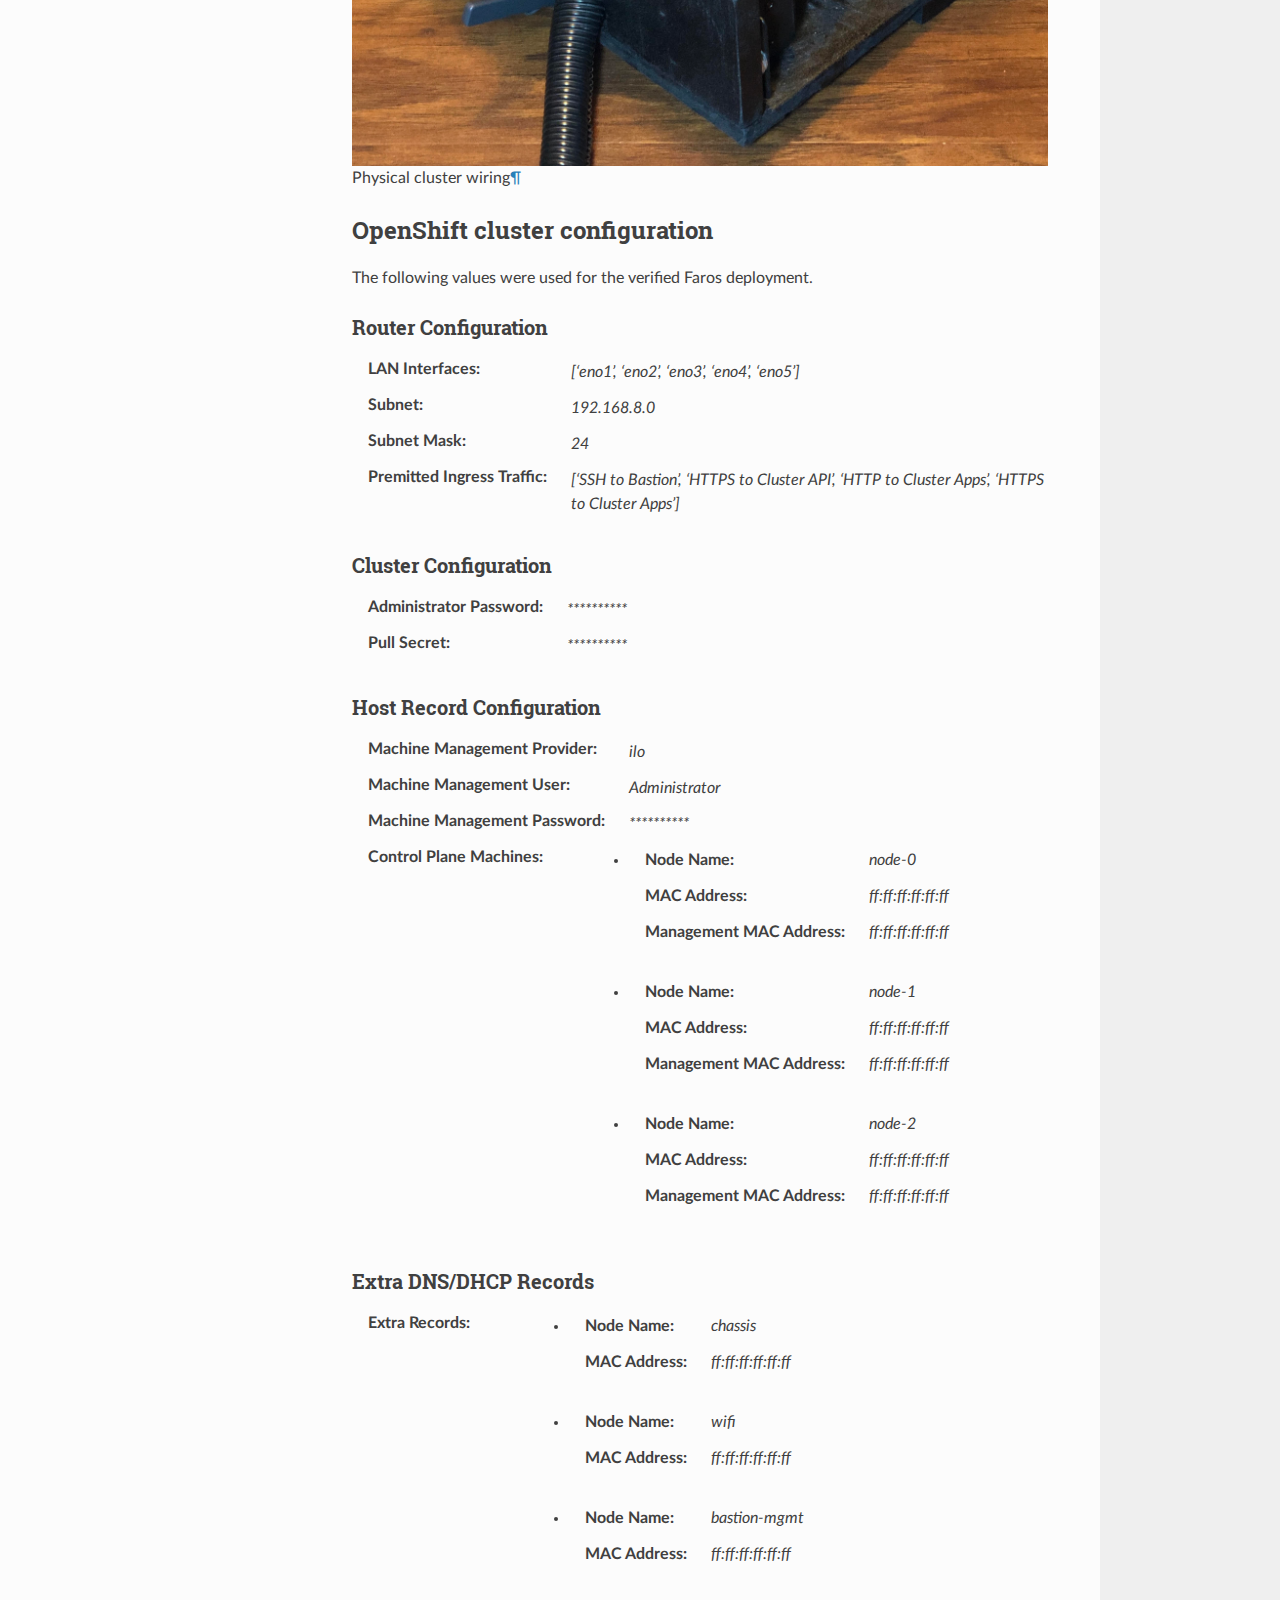
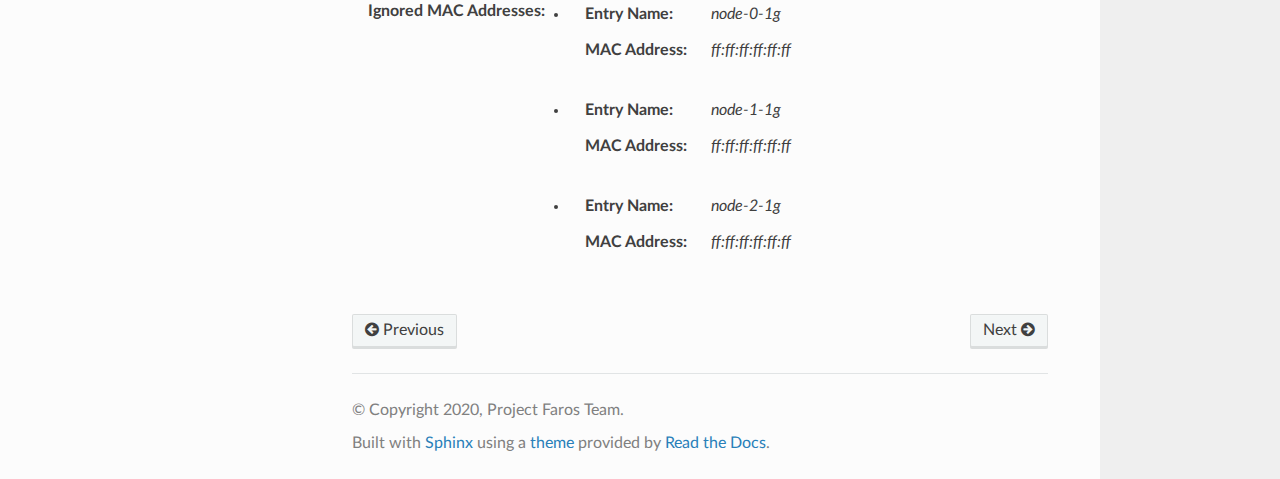
<file: docs/example.html>
<!DOCTYPE html>
<html class="writer-html5" lang="en" >
<head>
  <meta charset="utf-8" />
  <meta name="generator" content="Docutils 0.17.1: http://docutils.sourceforge.net/" />

  <meta name="viewport" content="width=device-width, initial-scale=1.0" />
  
  <title>Verified Implementation &mdash; Faros  documentation</title>
  

  
  <link rel="stylesheet" href="_static/css/theme.css" type="text/css" />
  <link rel="stylesheet" href="_static/pygments.css" type="text/css" />
  <link rel="stylesheet" href="_static/pygments.css" type="text/css" />
  <link rel="stylesheet" href="_static/css/theme.css" type="text/css" />
  <link rel="stylesheet" href="_static/css/custom.css" type="text/css" />

  
  
    <link rel="shortcut icon" href="_static/favicon.ico"/>
  

  
  

  
    <link rel="canonical" href="faros.dev/example.html" />

  
  <!--[if lt IE 9]>
    <script src="_static/js/html5shiv.min.js"></script>
  <![endif]-->
  
    
      <script type="text/javascript" id="documentation_options" data-url_root="./" src="_static/documentation_options.js"></script>
        <script data-url_root="./" id="documentation_options" src="_static/documentation_options.js"></script>
        <script src="_static/jquery.js"></script>
        <script src="_static/underscore.js"></script>
        <script src="_static/doctools.js"></script>
    
    <script type="text/javascript" src="_static/js/theme.js"></script>

    
    <link rel="index" title="Index" href="genindex.html" />
    <link rel="search" title="Search" href="search.html" />
    <link rel="next" title="farosctl Usage" href="farosctl.html" />
    <link rel="prev" title="Day 2 Cluster Operation" href="operate.html" /> 
</head>

<body class="wy-body-for-nav">

   
  <div class="wy-grid-for-nav">
    
    <nav data-toggle="wy-nav-shift" class="wy-nav-side">
      <div class="wy-side-scroll">
        <div class="wy-side-nav-search"  style="background: #19647E" >
          

          
            <a href="index.html">
          

          
            
            <img src="_static/logo_name_white.svg" class="logo" alt="Logo"/>
          
          </a>

          
            
            
          

          
<div role="search">
  <form id="rtd-search-form" class="wy-form" action="search.html" method="get">
    <input type="text" name="q" placeholder="Search docs" />
    <input type="hidden" name="check_keywords" value="yes" />
    <input type="hidden" name="area" value="default" />
  </form>
</div>

          
        </div>

        
        <div class="wy-menu wy-menu-vertical" data-spy="affix" role="navigation" aria-label="main navigation">
          
            
            
              
            
            
              <p class="caption" role="heading"><span class="caption-text">Documentation</span></p>
<ul class="current">
<li class="toctree-l1"><a class="reference internal" href="architecture.html">Cluster Architecture</a></li>
<li class="toctree-l1"><a class="reference internal" href="installation.html">Faros Installation</a></li>
<li class="toctree-l1"><a class="reference internal" href="configuration.html">Cluster Configuration</a></li>
<li class="toctree-l1"><a class="reference internal" href="deploy.html">Cluster Deployment</a></li>
<li class="toctree-l1"><a class="reference internal" href="storage.html">Cluster Persistent Storage</a></li>
<li class="toctree-l1"><a class="reference internal" href="nvidia.html">NVIDIA Support</a></li>
<li class="toctree-l1"><a class="reference internal" href="operate.html">Day 2 Cluster Operation</a></li>
<li class="toctree-l1 current"><a class="current reference internal" href="#">Verified Implementation</a><ul>
<li class="toctree-l2"><a class="reference internal" href="#hardware-specifications">Hardware specifications</a></li>
<li class="toctree-l2"><a class="reference internal" href="#chassis-wiring">Chassis wiring</a></li>
<li class="toctree-l2"><a class="reference internal" href="#openshift-cluster-configuration">OpenShift cluster configuration</a><ul>
<li class="toctree-l3"><a class="reference internal" href="#router-configuration">Router Configuration</a></li>
<li class="toctree-l3"><a class="reference internal" href="#cluster-configuration">Cluster Configuration</a></li>
<li class="toctree-l3"><a class="reference internal" href="#host-record-configuration">Host Record Configuration</a></li>
<li class="toctree-l3"><a class="reference internal" href="#extra-dns-dhcp-records">Extra DNS/DHCP Records</a></li>
</ul>
</li>
</ul>
</li>
<li class="toctree-l1"><a class="reference internal" href="farosctl.html">farosctl Usage</a></li>
</ul>
<p class="caption" role="heading"><span class="caption-text">Contributing</span></p>
<ul>
<li class="toctree-l1"><a class="reference external" href="https://faros.dev">repos</a></li>
<li class="toctree-l1"><a class="reference external" href="https://faros.dev">devenv</a></li>
<li class="toctree-l1"><a class="reference external" href="https://faros.dev">ansiblefacts</a></li>
<li class="toctree-l1"><a class="reference external" href="https://faros.dev">deploys</a></li>
<li class="toctree-l1"><a class="reference external" href="https://faros.dev">docs</a></li>
</ul>
<p class="caption" role="heading"><span class="caption-text">Community</span></p>
<ul>
<li class="toctree-l1"><a class="reference external" href="https://github.com/project-faros/cluster-manager/projects/1">Roadmap</a></li>
<li class="toctree-l1"><a class="reference external" href="https://github.com/project-faros/cluster-manager/issues">Bug Report</a></li>
<li class="toctree-l1"><a class="reference external" href="https://github.com/project-faros">GitHub</a></li>
</ul>

            
          
        </div>
        
      </div>
    </nav>

    <section data-toggle="wy-nav-shift" class="wy-nav-content-wrap">

      
      <nav class="wy-nav-top" aria-label="top navigation">
        
          <i data-toggle="wy-nav-top" class="fa fa-bars"></i>
          <a href="index.html">Faros</a>
        
      </nav>


      <div class="wy-nav-content">
        
        <div class="rst-content">
        
          



















<div role="navigation" aria-label="breadcrumbs navigation">

  <ul class="wy-breadcrumbs">
    
      <li><a href="index.html" class="icon icon-home"></a> &raquo;</li>
        
      <li>Verified Implementation</li>
    
    
      <li class="wy-breadcrumbs-aside">
        
          
            
              <!-- User defined GitHub URL -->
              <a href="https://github.com/project-faros/faros.dev/blob/master/source/example.rst" class="fa fa-github"> Edit on GitHub</a>
            
          
        
      </li>
    
  </ul>

  
  <hr/>
</div>
          <div role="main" class="document" itemscope="itemscope" itemtype="http://schema.org/Article">
           <div itemprop="articleBody">
            
  <section id="verified-implementation">
<h1>Verified Implementation<a class="headerlink" href="#verified-implementation" title="Permalink to this headline">¶</a></h1>
<figure class="align-center" id="id1">
<img alt="_images/portrait.jpg" src="_images/portrait.jpg" />
<figcaption>
<p><span class="caption-text">Fedora for scale</span><a class="headerlink" href="#id1" title="Permalink to this image">¶</a></p>
</figcaption>
</figure>
<section id="hardware-specifications">
<h2>Hardware specifications<a class="headerlink" href="#hardware-specifications" title="Permalink to this headline">¶</a></h2>
<p>The HPE EL8000 makes a great hardware platform for Faros deployed OpenShift
clusters. A single, 5U, half-width chassis can four blades that can all be
equipped with 2xSSDs, 4xNVMEs, and 1xGPU. Additionally, the chassis includes
one 1gbe integrated switch and up to two 10gbe switches. This allows most of
the wiring to stay internal to the chassis.</p>
<p>The cluster used as a reference platform has the following specifications:</p>
<blockquote>
<div><table class="docutils align-default">
<colgroup>
<col style="width: 33%" />
<col style="width: 67%" />
</colgroup>
<tbody>
<tr class="row-odd"><td><p>Blades</p></td>
<td><p>4x server blades</p></td>
</tr>
<tr class="row-even"><td><p>CPU (per blade)</p></td>
<td><p>24 core 2.4 GHz Intel proc</p></td>
</tr>
<tr class="row-odd"><td><p>vCPU (per blade)</p></td>
<td><p>48 vCPUs (with HT enabled)</p></td>
</tr>
<tr class="row-even"><td><p>RAM (per blade)</p></td>
<td><p>192 GB</p></td>
</tr>
<tr class="row-odd"><td><p>GPU (per blade)</p></td>
<td><p>NVIDIA T4 (coming soon) (not bastion)</p></td>
</tr>
<tr class="row-even"><td><p>SSD (per blade)</p></td>
<td><p>2x 256GB SSD</p></td>
</tr>
<tr class="row-odd"><td><p>NVME (per blade)</p></td>
<td><p>4x 2TB NVME</p></td>
</tr>
</tbody>
</table>
</div></blockquote>
</section>
<section id="chassis-wiring">
<h2>Chassis wiring<a class="headerlink" href="#chassis-wiring" title="Permalink to this headline">¶</a></h2>
<p>As mentioned, the integrated switches on the EL8000 are used extensively to
minimize external wiring. In total, the example implementation here uses 3
network cables. The first network cable connects to the WAN port on the bastion
node. The second connects the bastion node to a wireless access point for local
network access. The third cable bridges the integrated 1g switch and the
integrated management switch.</p>
<p>Because the 1gbe and 10gbe integrated switches are used, by default every
cluster node will have two network connections (in addition to their management
connections) to the cluster network. This is not ideal as it cannot be
guaranteed which interface will be used by OpenShift, and one is substantially
slower than the other. To prevent issues, the 1gbe links on all of the cluster
nodes will be added to the ignore list.</p>
<p>The following diagram shows the logical network layout. Note that black lines
indicate physical connections that are not integrated into the chassis.</p>
<figure class="align-center" id="id2">
<img alt="_images/wiring.svg" src="_images/wiring.svg" /><figcaption>
<p><span class="caption-text">Logical wiring diagram</span><a class="headerlink" href="#id2" title="Permalink to this image">¶</a></p>
</figcaption>
</figure>
<p>For reference, the following image shows the physical chassis wiring with WAN
connection, wireless access point, 1gbe switch bridge, and power. It is
difficult to see the 1gbe switch bridging cable. It is a 6 inch black ethernet
cable on the bottom right of the chassis.</p>
<figure class="align-center" id="id3">
<img alt="_images/wiring.jpg" src="_images/wiring.jpg" />
<figcaption>
<p><span class="caption-text">Physical cluster wiring</span><a class="headerlink" href="#id3" title="Permalink to this image">¶</a></p>
</figcaption>
</figure>
</section>
<section id="openshift-cluster-configuration">
<h2>OpenShift cluster configuration<a class="headerlink" href="#openshift-cluster-configuration" title="Permalink to this headline">¶</a></h2>
<p>The following values were used for the verified Faros deployment.</p>
<section id="router-configuration">
<h3>Router Configuration<a class="headerlink" href="#router-configuration" title="Permalink to this headline">¶</a></h3>
<dl class="field-list simple">
<dt class="field-odd">LAN Interfaces</dt>
<dd class="field-odd"><p><cite>[‘eno1’, ‘eno2’, ‘eno3’, ‘eno4’, ‘eno5’]</cite></p>
</dd>
<dt class="field-even">Subnet</dt>
<dd class="field-even"><p><cite>192.168.8.0</cite></p>
</dd>
<dt class="field-odd">Subnet Mask</dt>
<dd class="field-odd"><p><cite>24</cite></p>
</dd>
<dt class="field-even">Premitted Ingress Traffic</dt>
<dd class="field-even"><p><cite>[‘SSH to Bastion’, ‘HTTPS to Cluster API’, ‘HTTP to Cluster Apps’, ‘HTTPS to Cluster Apps’]</cite></p>
</dd>
</dl>
</section>
<section id="cluster-configuration">
<h3>Cluster Configuration<a class="headerlink" href="#cluster-configuration" title="Permalink to this headline">¶</a></h3>
<dl class="field-list simple">
<dt class="field-odd">Administrator Password</dt>
<dd class="field-odd"><p><cite>**********</cite></p>
</dd>
<dt class="field-even">Pull Secret</dt>
<dd class="field-even"><p><cite>**********</cite></p>
</dd>
</dl>
</section>
<section id="host-record-configuration">
<h3>Host Record Configuration<a class="headerlink" href="#host-record-configuration" title="Permalink to this headline">¶</a></h3>
<dl class="field-list simple">
<dt class="field-odd">Machine Management Provider</dt>
<dd class="field-odd"><p><cite>ilo</cite></p>
</dd>
<dt class="field-even">Machine Management User</dt>
<dd class="field-even"><p><cite>Administrator</cite></p>
</dd>
<dt class="field-odd">Machine Management Password</dt>
<dd class="field-odd"><p><cite>**********</cite></p>
</dd>
<dt class="field-even">Control Plane Machines</dt>
<dd class="field-even"><ul class="simple">
<li><dl class="field-list simple">
<dt class="field-odd">Node Name</dt>
<dd class="field-odd"><p><cite>node-0</cite></p>
</dd>
<dt class="field-even">MAC Address</dt>
<dd class="field-even"><p><cite>ff:ff:ff:ff:ff:ff</cite></p>
</dd>
<dt class="field-odd">Management MAC Address</dt>
<dd class="field-odd"><p><cite>ff:ff:ff:ff:ff:ff</cite></p>
</dd>
</dl>
</li>
<li><dl class="field-list simple">
<dt class="field-odd">Node Name</dt>
<dd class="field-odd"><p><cite>node-1</cite></p>
</dd>
<dt class="field-even">MAC Address</dt>
<dd class="field-even"><p><cite>ff:ff:ff:ff:ff:ff</cite></p>
</dd>
<dt class="field-odd">Management MAC Address</dt>
<dd class="field-odd"><p><cite>ff:ff:ff:ff:ff:ff</cite></p>
</dd>
</dl>
</li>
<li><dl class="field-list simple">
<dt class="field-odd">Node Name</dt>
<dd class="field-odd"><p><cite>node-2</cite></p>
</dd>
<dt class="field-even">MAC Address</dt>
<dd class="field-even"><p><cite>ff:ff:ff:ff:ff:ff</cite></p>
</dd>
<dt class="field-odd">Management MAC Address</dt>
<dd class="field-odd"><p><cite>ff:ff:ff:ff:ff:ff</cite></p>
</dd>
</dl>
</li>
</ul>
</dd>
</dl>
</section>
<section id="extra-dns-dhcp-records">
<h3>Extra DNS/DHCP Records<a class="headerlink" href="#extra-dns-dhcp-records" title="Permalink to this headline">¶</a></h3>
<dl class="field-list simple">
<dt class="field-odd">Extra Records</dt>
<dd class="field-odd"><ul class="simple">
<li><dl class="field-list simple">
<dt class="field-odd">Node Name</dt>
<dd class="field-odd"><p><cite>chassis</cite></p>
</dd>
<dt class="field-even">MAC Address</dt>
<dd class="field-even"><p><cite>ff:ff:ff:ff:ff:ff</cite></p>
</dd>
</dl>
</li>
<li><dl class="field-list simple">
<dt class="field-odd">Node Name</dt>
<dd class="field-odd"><p><cite>wifi</cite></p>
</dd>
<dt class="field-even">MAC Address</dt>
<dd class="field-even"><p><cite>ff:ff:ff:ff:ff:ff</cite></p>
</dd>
</dl>
</li>
<li><dl class="field-list simple">
<dt class="field-odd">Node Name</dt>
<dd class="field-odd"><p><cite>bastion-mgmt</cite></p>
</dd>
<dt class="field-even">MAC Address</dt>
<dd class="field-even"><p><cite>ff:ff:ff:ff:ff:ff</cite></p>
</dd>
</dl>
</li>
</ul>
</dd>
<dt class="field-odd">Ignored MAC Addresses</dt>
<dd class="field-odd"><ul class="simple">
<li><dl class="field-list simple">
<dt class="field-odd">Entry Name</dt>
<dd class="field-odd"><p><cite>node-0-1g</cite></p>
</dd>
<dt class="field-even">MAC Address</dt>
<dd class="field-even"><p><cite>ff:ff:ff:ff:ff:ff</cite></p>
</dd>
</dl>
</li>
<li><dl class="field-list simple">
<dt class="field-odd">Entry Name</dt>
<dd class="field-odd"><p><cite>node-1-1g</cite></p>
</dd>
<dt class="field-even">MAC Address</dt>
<dd class="field-even"><p><cite>ff:ff:ff:ff:ff:ff</cite></p>
</dd>
</dl>
</li>
<li><dl class="field-list simple">
<dt class="field-odd">Entry Name</dt>
<dd class="field-odd"><p><cite>node-2-1g</cite></p>
</dd>
<dt class="field-even">MAC Address</dt>
<dd class="field-even"><p><cite>ff:ff:ff:ff:ff:ff</cite></p>
</dd>
</dl>
</li>
</ul>
</dd>
</dl>
</section>
</section>
</section>


           </div>
           
          </div>
          <footer>
    <div class="rst-footer-buttons" role="navigation" aria-label="footer navigation">
        <a href="farosctl.html" class="btn btn-neutral float-right" title="farosctl Usage" accesskey="n" rel="next">Next <span class="fa fa-arrow-circle-right" aria-hidden="true"></span></a>
        <a href="operate.html" class="btn btn-neutral float-left" title="Day 2 Cluster Operation" accesskey="p" rel="prev"><span class="fa fa-arrow-circle-left" aria-hidden="true"></span> Previous</a>
    </div>

  <hr/>

  <div role="contentinfo">
    <p>
        &#169; Copyright 2020, Project Faros Team.

    </p>
  </div>
    
    
    
    Built with <a href="https://www.sphinx-doc.org/">Sphinx</a> using a
    
    <a href="https://github.com/readthedocs/sphinx_rtd_theme">theme</a>
    
    provided by <a href="https://readthedocs.org">Read the Docs</a>. 

</footer>
        </div>
      </div>

    </section>

  </div>
  

  <script type="text/javascript">
      jQuery(function () {
          SphinxRtdTheme.Navigation.enable(true);
      });
  </script>

  
  
    
   

</body>
</html>
</file>
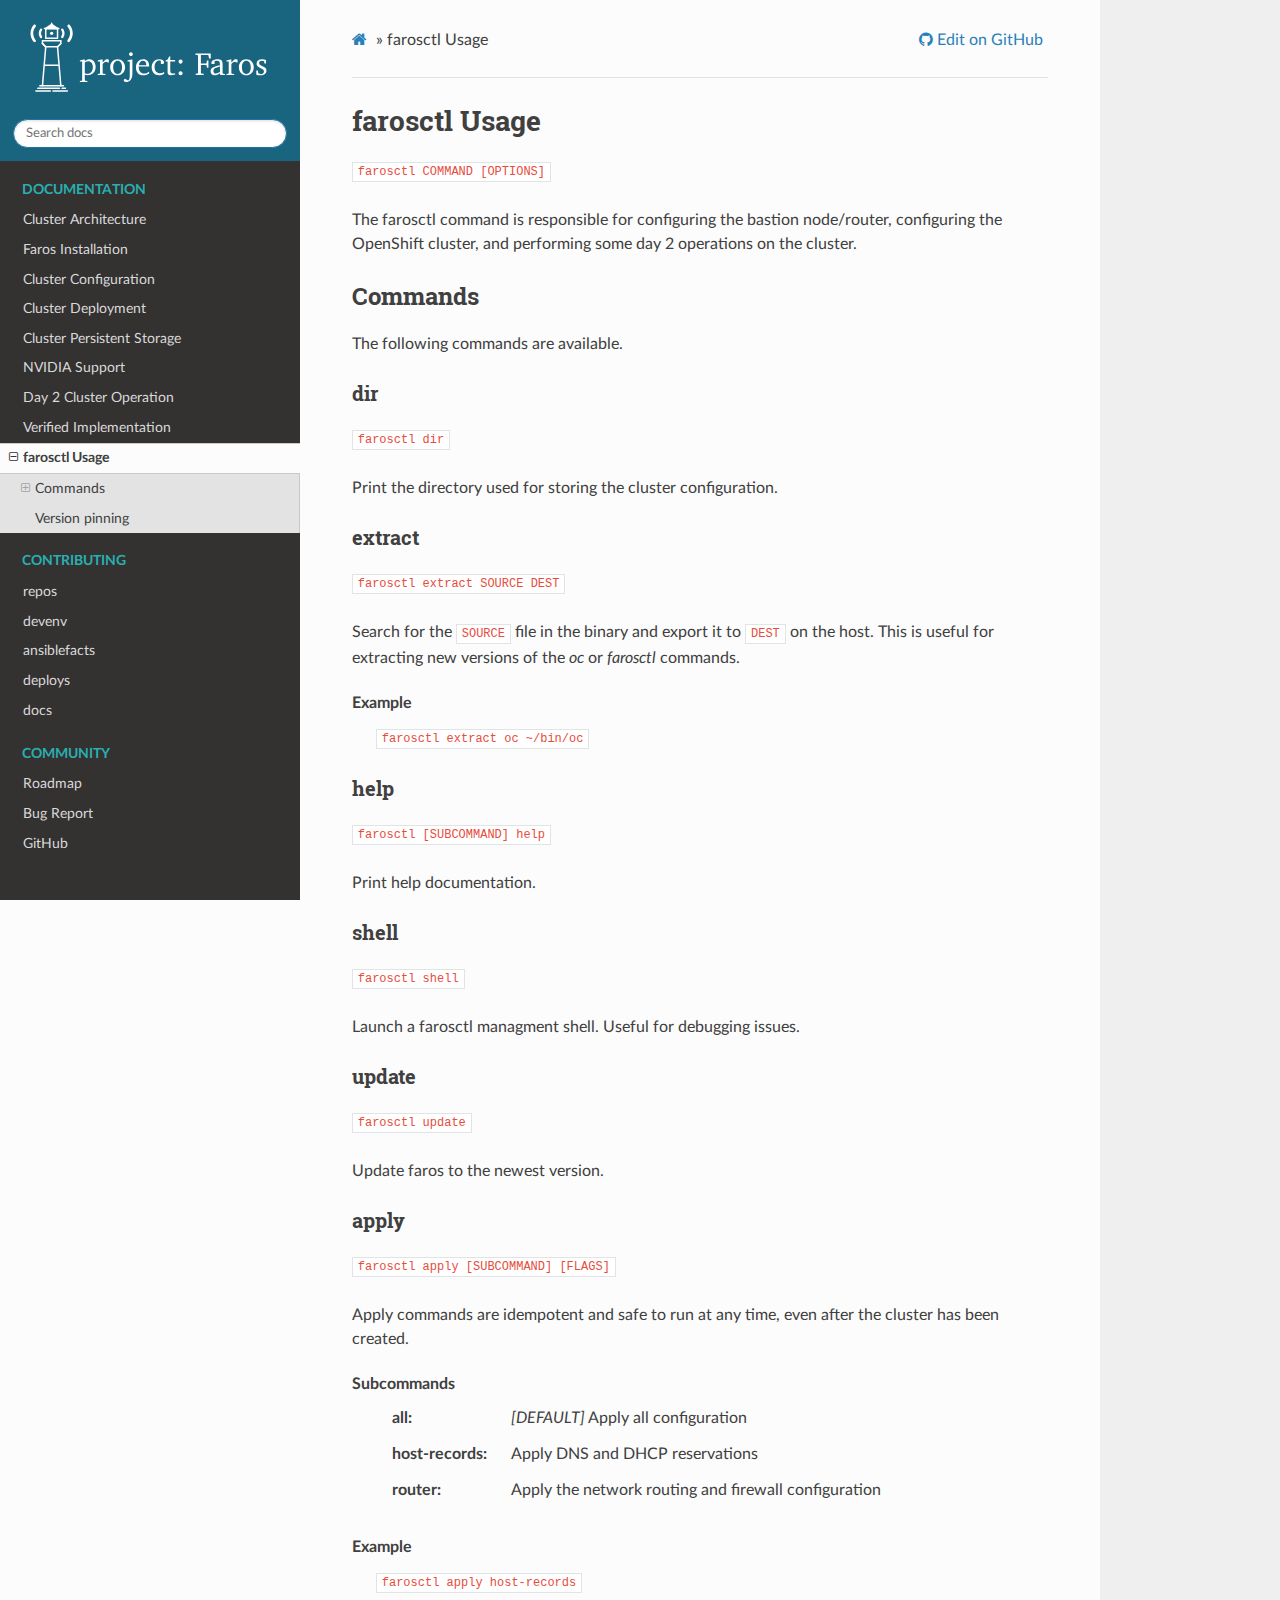
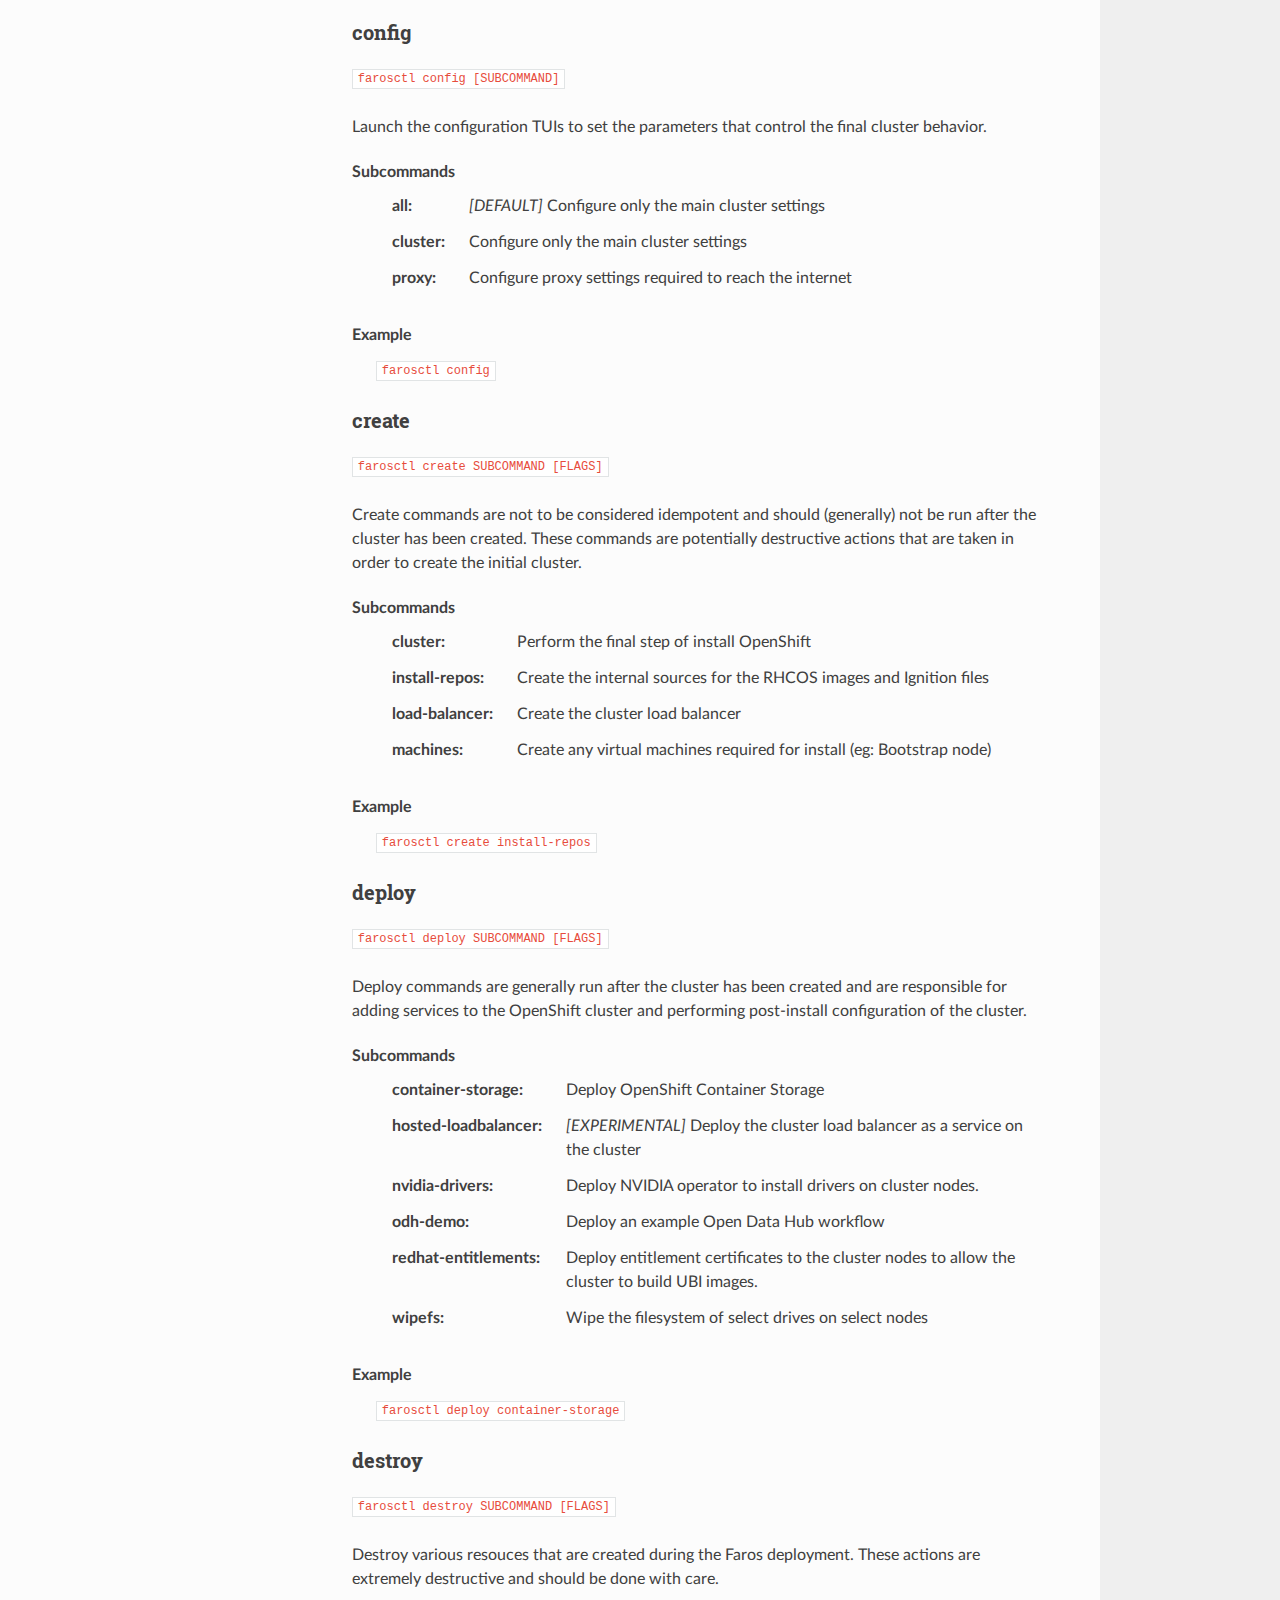
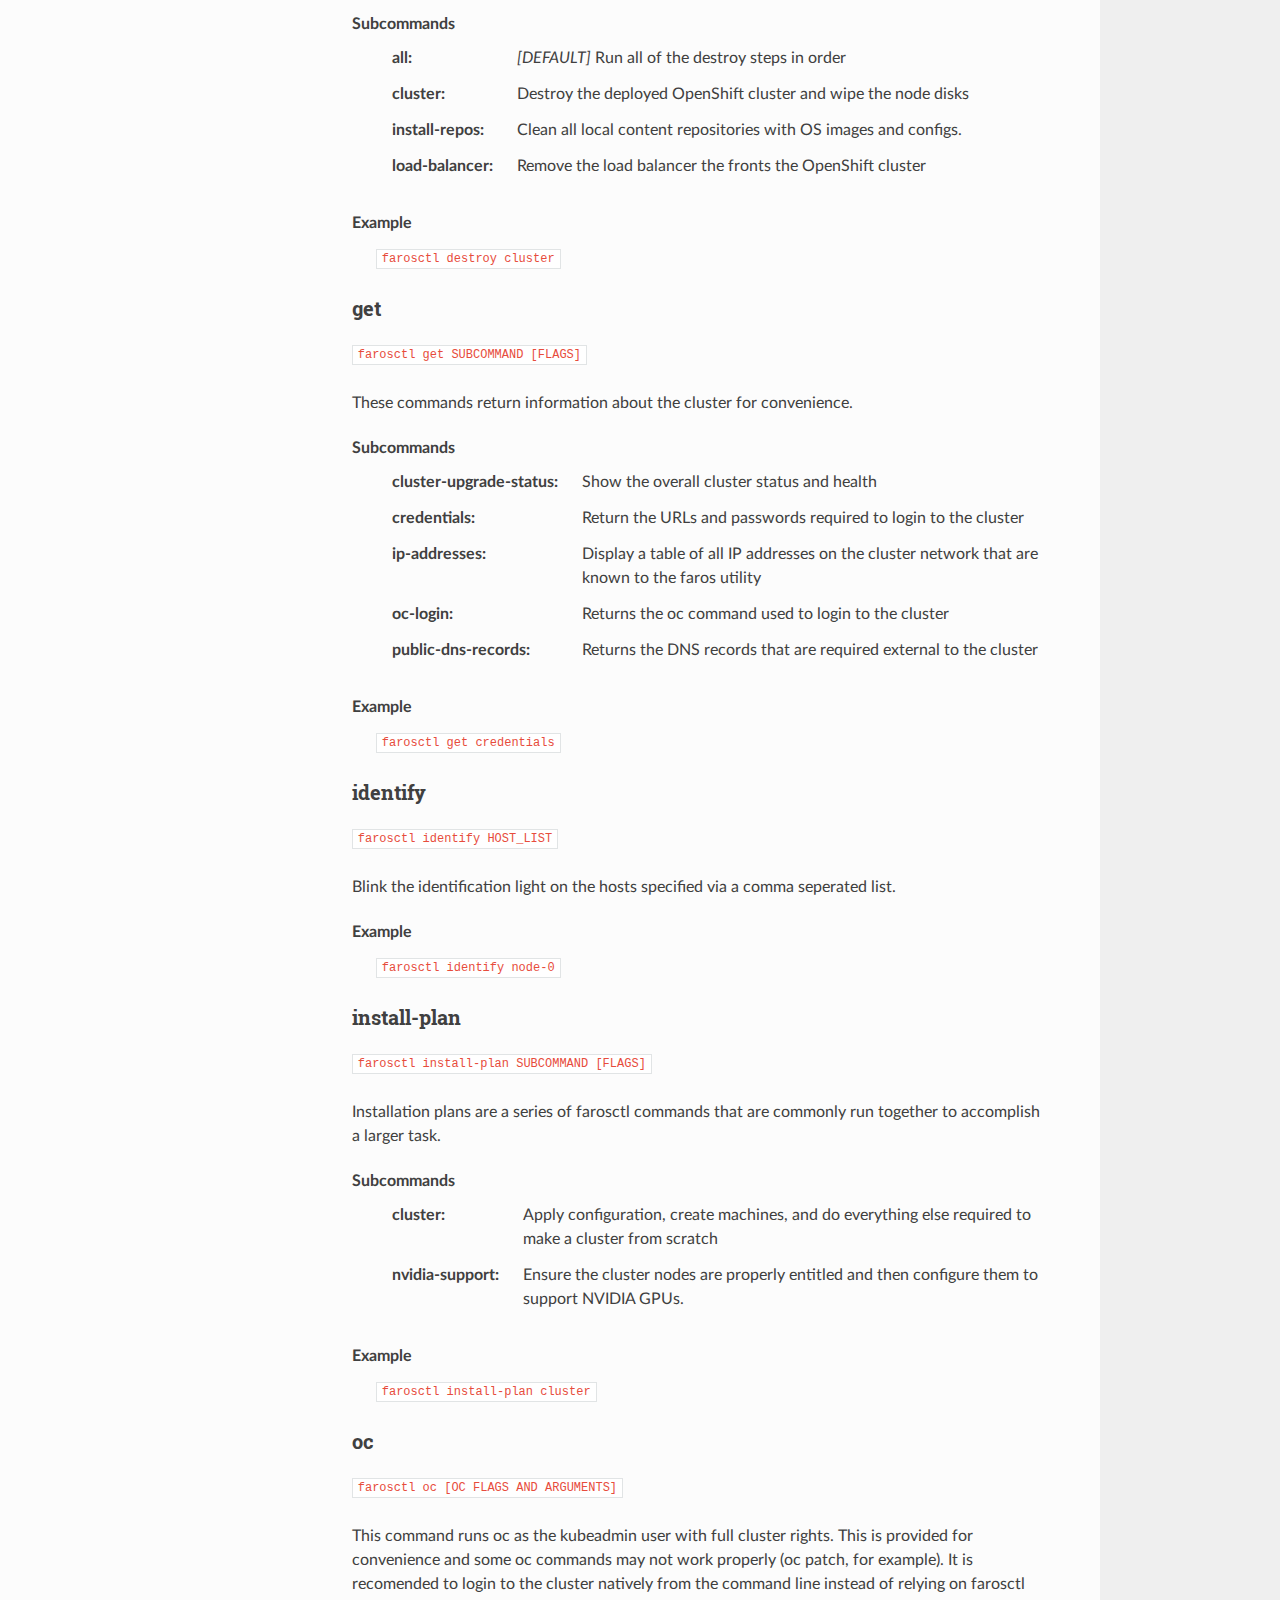
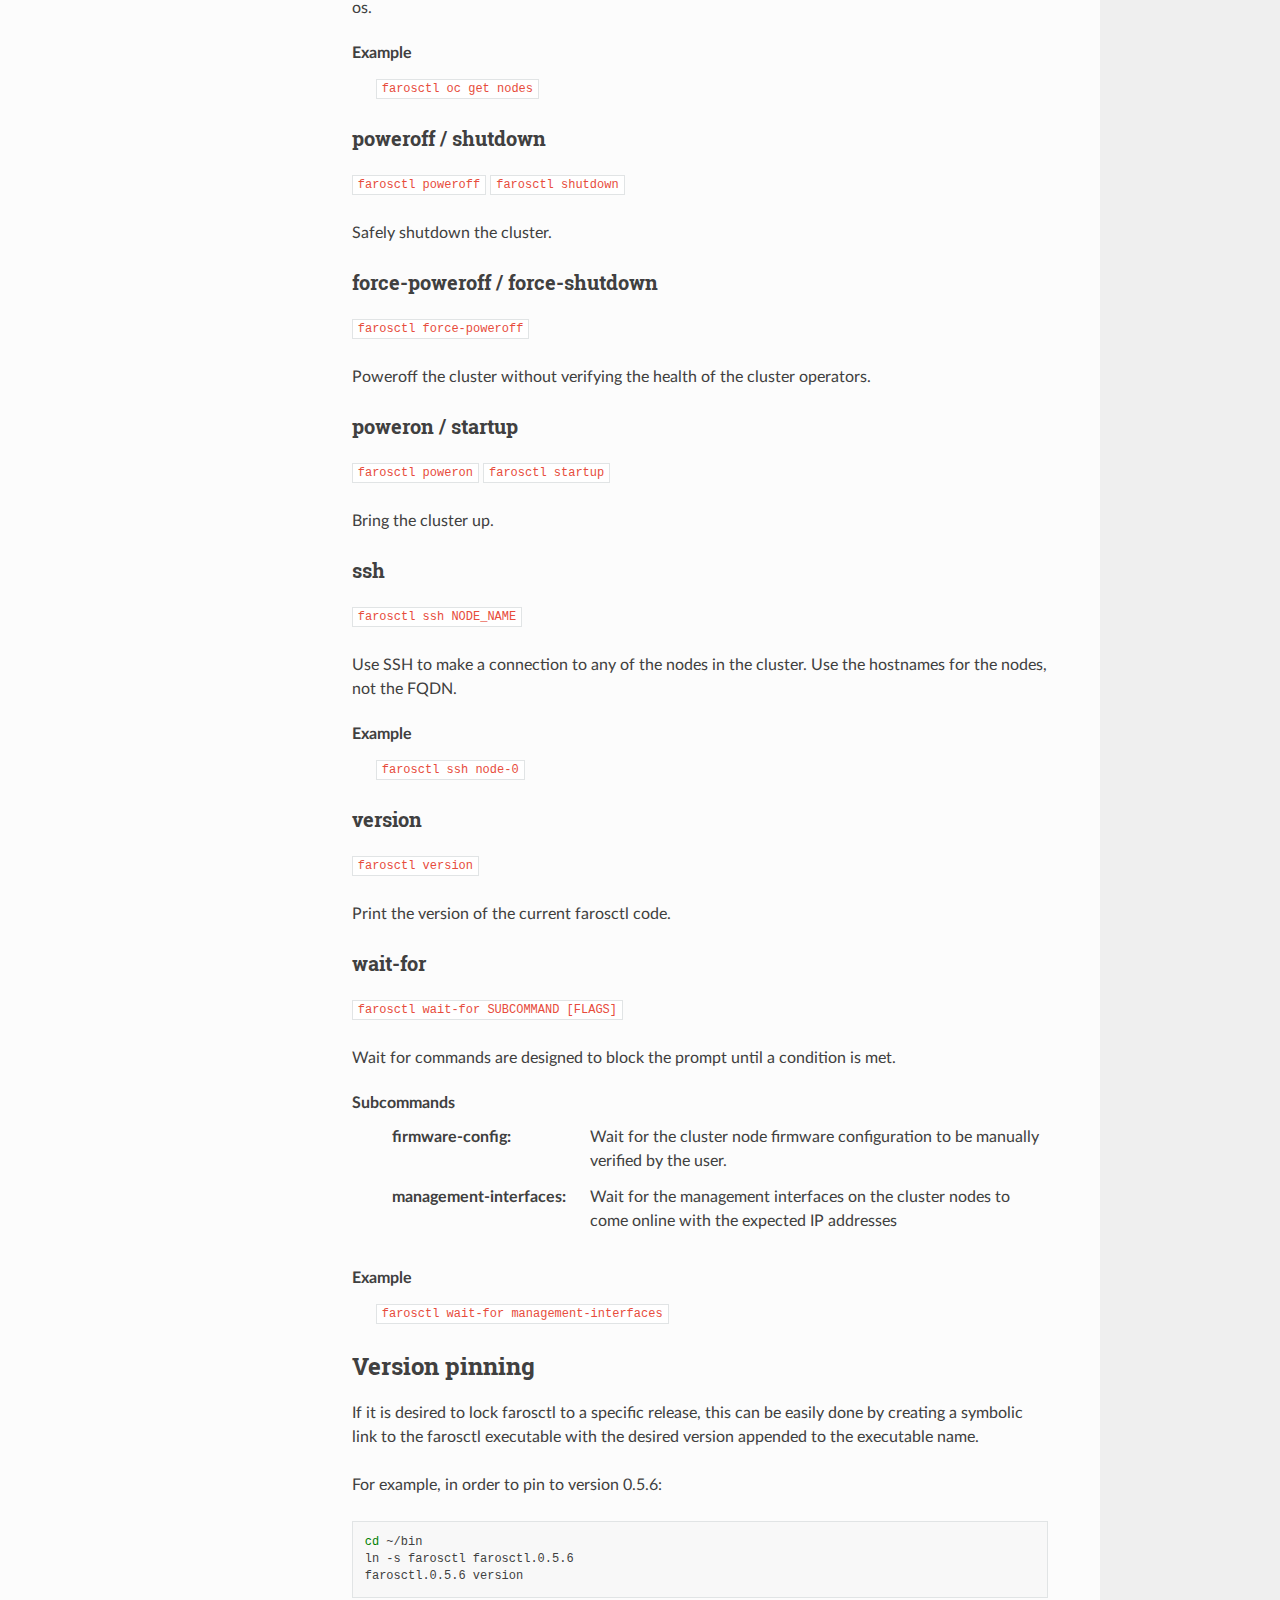
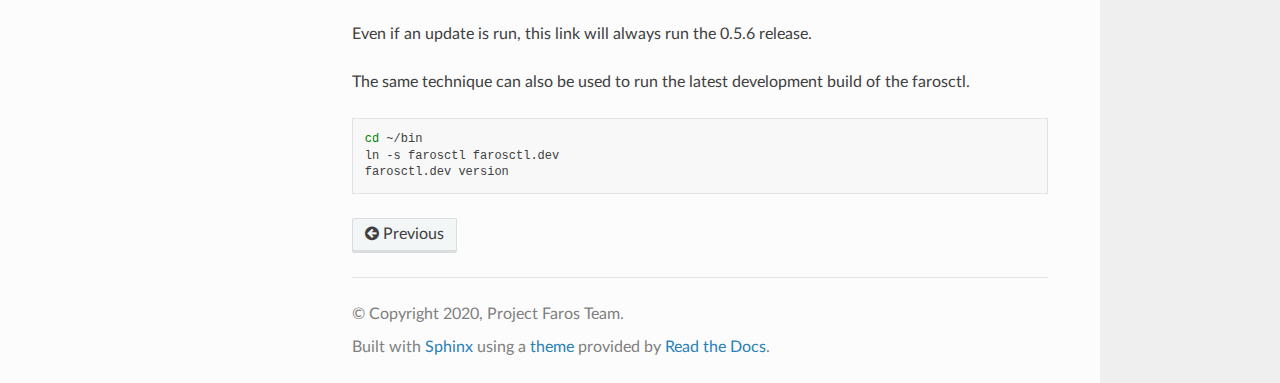
<file: docs/farosctl.html>
<!DOCTYPE html>
<html class="writer-html5" lang="en" >
<head>
  <meta charset="utf-8" />
  <meta name="generator" content="Docutils 0.17.1: http://docutils.sourceforge.net/" />

  <meta name="viewport" content="width=device-width, initial-scale=1.0" />
  
  <title>farosctl Usage &mdash; Faros  documentation</title>
  

  
  <link rel="stylesheet" href="_static/css/theme.css" type="text/css" />
  <link rel="stylesheet" href="_static/pygments.css" type="text/css" />
  <link rel="stylesheet" href="_static/pygments.css" type="text/css" />
  <link rel="stylesheet" href="_static/css/theme.css" type="text/css" />
  <link rel="stylesheet" href="_static/css/custom.css" type="text/css" />

  
  
    <link rel="shortcut icon" href="_static/favicon.ico"/>
  

  
  

  
    <link rel="canonical" href="faros.dev/farosctl.html" />

  
  <!--[if lt IE 9]>
    <script src="_static/js/html5shiv.min.js"></script>
  <![endif]-->
  
    
      <script type="text/javascript" id="documentation_options" data-url_root="./" src="_static/documentation_options.js"></script>
        <script data-url_root="./" id="documentation_options" src="_static/documentation_options.js"></script>
        <script src="_static/jquery.js"></script>
        <script src="_static/underscore.js"></script>
        <script src="_static/doctools.js"></script>
    
    <script type="text/javascript" src="_static/js/theme.js"></script>

    
    <link rel="index" title="Index" href="genindex.html" />
    <link rel="search" title="Search" href="search.html" />
    <link rel="prev" title="Verified Implementation" href="example.html" /> 
</head>

<body class="wy-body-for-nav">

   
  <div class="wy-grid-for-nav">
    
    <nav data-toggle="wy-nav-shift" class="wy-nav-side">
      <div class="wy-side-scroll">
        <div class="wy-side-nav-search"  style="background: #19647E" >
          

          
            <a href="index.html">
          

          
            
            <img src="_static/logo_name_white.svg" class="logo" alt="Logo"/>
          
          </a>

          
            
            
          

          
<div role="search">
  <form id="rtd-search-form" class="wy-form" action="search.html" method="get">
    <input type="text" name="q" placeholder="Search docs" />
    <input type="hidden" name="check_keywords" value="yes" />
    <input type="hidden" name="area" value="default" />
  </form>
</div>

          
        </div>

        
        <div class="wy-menu wy-menu-vertical" data-spy="affix" role="navigation" aria-label="main navigation">
          
            
            
              
            
            
              <p class="caption" role="heading"><span class="caption-text">Documentation</span></p>
<ul class="current">
<li class="toctree-l1"><a class="reference internal" href="architecture.html">Cluster Architecture</a></li>
<li class="toctree-l1"><a class="reference internal" href="installation.html">Faros Installation</a></li>
<li class="toctree-l1"><a class="reference internal" href="configuration.html">Cluster Configuration</a></li>
<li class="toctree-l1"><a class="reference internal" href="deploy.html">Cluster Deployment</a></li>
<li class="toctree-l1"><a class="reference internal" href="storage.html">Cluster Persistent Storage</a></li>
<li class="toctree-l1"><a class="reference internal" href="nvidia.html">NVIDIA Support</a></li>
<li class="toctree-l1"><a class="reference internal" href="operate.html">Day 2 Cluster Operation</a></li>
<li class="toctree-l1"><a class="reference internal" href="example.html">Verified Implementation</a></li>
<li class="toctree-l1 current"><a class="current reference internal" href="#">farosctl Usage</a><ul>
<li class="toctree-l2"><a class="reference internal" href="#commands">Commands</a><ul>
<li class="toctree-l3"><a class="reference internal" href="#dir">dir</a></li>
<li class="toctree-l3"><a class="reference internal" href="#extract">extract</a></li>
<li class="toctree-l3"><a class="reference internal" href="#help">help</a></li>
<li class="toctree-l3"><a class="reference internal" href="#shell">shell</a></li>
<li class="toctree-l3"><a class="reference internal" href="#update">update</a></li>
<li class="toctree-l3"><a class="reference internal" href="#apply">apply</a></li>
<li class="toctree-l3"><a class="reference internal" href="#config">config</a></li>
<li class="toctree-l3"><a class="reference internal" href="#create">create</a></li>
<li class="toctree-l3"><a class="reference internal" href="#deploy">deploy</a></li>
<li class="toctree-l3"><a class="reference internal" href="#destroy">destroy</a></li>
<li class="toctree-l3"><a class="reference internal" href="#get">get</a></li>
<li class="toctree-l3"><a class="reference internal" href="#identify">identify</a></li>
<li class="toctree-l3"><a class="reference internal" href="#install-plan">install-plan</a></li>
<li class="toctree-l3"><a class="reference internal" href="#oc">oc</a></li>
<li class="toctree-l3"><a class="reference internal" href="#poweroff-shutdown">poweroff / shutdown</a></li>
<li class="toctree-l3"><a class="reference internal" href="#force-poweroff-force-shutdown">force-poweroff / force-shutdown</a></li>
<li class="toctree-l3"><a class="reference internal" href="#poweron-startup">poweron / startup</a></li>
<li class="toctree-l3"><a class="reference internal" href="#ssh">ssh</a></li>
<li class="toctree-l3"><a class="reference internal" href="#version">version</a></li>
<li class="toctree-l3"><a class="reference internal" href="#wait-for">wait-for</a></li>
</ul>
</li>
<li class="toctree-l2"><a class="reference internal" href="#version-pinning">Version pinning</a></li>
</ul>
</li>
</ul>
<p class="caption" role="heading"><span class="caption-text">Contributing</span></p>
<ul>
<li class="toctree-l1"><a class="reference external" href="https://faros.dev">repos</a></li>
<li class="toctree-l1"><a class="reference external" href="https://faros.dev">devenv</a></li>
<li class="toctree-l1"><a class="reference external" href="https://faros.dev">ansiblefacts</a></li>
<li class="toctree-l1"><a class="reference external" href="https://faros.dev">deploys</a></li>
<li class="toctree-l1"><a class="reference external" href="https://faros.dev">docs</a></li>
</ul>
<p class="caption" role="heading"><span class="caption-text">Community</span></p>
<ul>
<li class="toctree-l1"><a class="reference external" href="https://github.com/project-faros/cluster-manager/projects/1">Roadmap</a></li>
<li class="toctree-l1"><a class="reference external" href="https://github.com/project-faros/cluster-manager/issues">Bug Report</a></li>
<li class="toctree-l1"><a class="reference external" href="https://github.com/project-faros">GitHub</a></li>
</ul>

            
          
        </div>
        
      </div>
    </nav>

    <section data-toggle="wy-nav-shift" class="wy-nav-content-wrap">

      
      <nav class="wy-nav-top" aria-label="top navigation">
        
          <i data-toggle="wy-nav-top" class="fa fa-bars"></i>
          <a href="index.html">Faros</a>
        
      </nav>


      <div class="wy-nav-content">
        
        <div class="rst-content">
        
          



















<div role="navigation" aria-label="breadcrumbs navigation">

  <ul class="wy-breadcrumbs">
    
      <li><a href="index.html" class="icon icon-home"></a> &raquo;</li>
        
      <li>farosctl Usage</li>
    
    
      <li class="wy-breadcrumbs-aside">
        
          
            
              <!-- User defined GitHub URL -->
              <a href="https://github.com/project-faros/faros.dev/blob/master/source/farosctl.rst" class="fa fa-github"> Edit on GitHub</a>
            
          
        
      </li>
    
  </ul>

  
  <hr/>
</div>
          <div role="main" class="document" itemscope="itemscope" itemtype="http://schema.org/Article">
           <div itemprop="articleBody">
            
  <section id="farosctl-usage">
<h1>farosctl Usage<a class="headerlink" href="#farosctl-usage" title="Permalink to this headline">¶</a></h1>
<p><code class="code docutils literal notranslate"><span class="pre">farosctl</span> <span class="pre">COMMAND</span> <span class="pre">[OPTIONS]</span></code></p>
<p>The farosctl command is responsible for configuring the bastion node/router,
configuring the OpenShift cluster, and performing some day 2 operations on the
cluster.</p>
<section id="commands">
<h2>Commands<a class="headerlink" href="#commands" title="Permalink to this headline">¶</a></h2>
<p>The following commands are available.</p>
<section id="dir">
<h3>dir<a class="headerlink" href="#dir" title="Permalink to this headline">¶</a></h3>
<p><code class="code docutils literal notranslate"><span class="pre">farosctl</span> <span class="pre">dir</span></code></p>
<p>Print the directory used for storing the cluster configuration.</p>
</section>
<section id="extract">
<h3>extract<a class="headerlink" href="#extract" title="Permalink to this headline">¶</a></h3>
<p><code class="code docutils literal notranslate"><span class="pre">farosctl</span> <span class="pre">extract</span> <span class="pre">SOURCE</span> <span class="pre">DEST</span></code></p>
<p>Search for the <code class="code docutils literal notranslate"><span class="pre">SOURCE</span></code> file in the binary and export it to <code class="code docutils literal notranslate"><span class="pre">DEST</span></code>
on the host. This is useful for extracting new versions of the <cite>oc</cite> or
<cite>farosctl</cite> commands.</p>
<dl class="simple">
<dt><strong>Example</strong></dt><dd><p><code class="code docutils literal notranslate"><span class="pre">farosctl</span> <span class="pre">extract</span> <span class="pre">oc</span> <span class="pre">~/bin/oc</span></code></p>
</dd>
</dl>
</section>
<section id="help">
<h3>help<a class="headerlink" href="#help" title="Permalink to this headline">¶</a></h3>
<p><code class="code docutils literal notranslate"><span class="pre">farosctl</span> <span class="pre">[SUBCOMMAND]</span> <span class="pre">help</span></code></p>
<p>Print help documentation.</p>
</section>
<section id="shell">
<h3>shell<a class="headerlink" href="#shell" title="Permalink to this headline">¶</a></h3>
<p><code class="code docutils literal notranslate"><span class="pre">farosctl</span> <span class="pre">shell</span></code></p>
<p>Launch a farosctl managment shell. Useful for debugging issues.</p>
</section>
<section id="update">
<h3>update<a class="headerlink" href="#update" title="Permalink to this headline">¶</a></h3>
<p><code class="code docutils literal notranslate"><span class="pre">farosctl</span> <span class="pre">update</span></code></p>
<p>Update faros to the newest version.</p>
</section>
<section id="apply">
<h3>apply<a class="headerlink" href="#apply" title="Permalink to this headline">¶</a></h3>
<p><code class="code docutils literal notranslate"><span class="pre">farosctl</span> <span class="pre">apply</span> <span class="pre">[SUBCOMMAND]</span> <span class="pre">[FLAGS]</span></code></p>
<p>Apply commands are idempotent and safe to run at any time, even after the
cluster has been created.</p>
<dl class="simple">
<dt><strong>Subcommands</strong></dt><dd><dl class="field-list simple">
<dt class="field-odd">all</dt>
<dd class="field-odd"><p><em>[DEFAULT]</em> Apply all configuration</p>
</dd>
<dt class="field-even">host-records</dt>
<dd class="field-even"><p>Apply DNS and DHCP reservations</p>
</dd>
<dt class="field-odd">router</dt>
<dd class="field-odd"><p>Apply the network routing and firewall configuration</p>
</dd>
</dl>
</dd>
<dt><strong>Example</strong></dt><dd><p><code class="code docutils literal notranslate"><span class="pre">farosctl</span> <span class="pre">apply</span> <span class="pre">host-records</span></code></p>
</dd>
</dl>
</section>
<section id="config">
<h3>config<a class="headerlink" href="#config" title="Permalink to this headline">¶</a></h3>
<p><code class="code docutils literal notranslate"><span class="pre">farosctl</span> <span class="pre">config</span> <span class="pre">[SUBCOMMAND]</span></code></p>
<p>Launch the configuration TUIs to set the parameters that control the final
cluster behavior.</p>
<dl class="simple">
<dt><strong>Subcommands</strong></dt><dd><dl class="field-list simple">
<dt class="field-odd">all</dt>
<dd class="field-odd"><p><em>[DEFAULT]</em> Configure only the main cluster settings</p>
</dd>
<dt class="field-even">cluster</dt>
<dd class="field-even"><p>Configure only the main cluster settings</p>
</dd>
<dt class="field-odd">proxy</dt>
<dd class="field-odd"><p>Configure proxy settings required to reach the internet</p>
</dd>
</dl>
</dd>
<dt><strong>Example</strong></dt><dd><p><code class="code docutils literal notranslate"><span class="pre">farosctl</span> <span class="pre">config</span></code></p>
</dd>
</dl>
</section>
<section id="create">
<h3>create<a class="headerlink" href="#create" title="Permalink to this headline">¶</a></h3>
<p><code class="code docutils literal notranslate"><span class="pre">farosctl</span> <span class="pre">create</span> <span class="pre">SUBCOMMAND</span> <span class="pre">[FLAGS]</span></code></p>
<p>Create commands are not to be considered idempotent and should (generally) not
be run after the cluster has been created. These commands are potentially
destructive actions that are taken in order to create the initial cluster.</p>
<dl class="simple">
<dt><strong>Subcommands</strong></dt><dd><dl class="field-list simple">
<dt class="field-odd">cluster</dt>
<dd class="field-odd"><p>Perform the final step of install OpenShift</p>
</dd>
<dt class="field-even">install-repos</dt>
<dd class="field-even"><p>Create the internal sources for the RHCOS images and Ignition
files</p>
</dd>
<dt class="field-odd">load-balancer</dt>
<dd class="field-odd"><p>Create the cluster load balancer</p>
</dd>
<dt class="field-even">machines</dt>
<dd class="field-even"><p>Create any virtual machines required for install (eg: Bootstrap
node)</p>
</dd>
</dl>
</dd>
<dt><strong>Example</strong></dt><dd><p><code class="code docutils literal notranslate"><span class="pre">farosctl</span> <span class="pre">create</span> <span class="pre">install-repos</span></code></p>
</dd>
</dl>
</section>
<section id="deploy">
<h3>deploy<a class="headerlink" href="#deploy" title="Permalink to this headline">¶</a></h3>
<p><code class="code docutils literal notranslate"><span class="pre">farosctl</span> <span class="pre">deploy</span> <span class="pre">SUBCOMMAND</span> <span class="pre">[FLAGS]</span></code></p>
<p>Deploy commands are generally run after the cluster has been created and are
responsible for adding services to the OpenShift cluster and performing
post-install configuration of the cluster.</p>
<dl class="simple">
<dt><strong>Subcommands</strong></dt><dd><dl class="field-list simple">
<dt class="field-odd">container-storage</dt>
<dd class="field-odd"><p>Deploy OpenShift Container Storage</p>
</dd>
<dt class="field-even">hosted-loadbalancer</dt>
<dd class="field-even"><p><em>[EXPERIMENTAL]</em> Deploy the cluster load balancer as a
service on the cluster</p>
</dd>
<dt class="field-odd">nvidia-drivers</dt>
<dd class="field-odd"><p>Deploy NVIDIA operator to install drivers on cluster
nodes.</p>
</dd>
<dt class="field-even">odh-demo</dt>
<dd class="field-even"><p>Deploy an example Open Data Hub workflow</p>
</dd>
<dt class="field-odd">redhat-entitlements</dt>
<dd class="field-odd"><p>Deploy entitlement certificates to the cluster nodes
to allow the cluster to build UBI images.</p>
</dd>
<dt class="field-even">wipefs</dt>
<dd class="field-even"><p>Wipe the filesystem of select drives on select nodes</p>
</dd>
</dl>
</dd>
<dt><strong>Example</strong></dt><dd><p><code class="code docutils literal notranslate"><span class="pre">farosctl</span> <span class="pre">deploy</span> <span class="pre">container-storage</span></code></p>
</dd>
</dl>
</section>
<section id="destroy">
<h3>destroy<a class="headerlink" href="#destroy" title="Permalink to this headline">¶</a></h3>
<p><code class="code docutils literal notranslate"><span class="pre">farosctl</span> <span class="pre">destroy</span> <span class="pre">SUBCOMMAND</span> <span class="pre">[FLAGS]</span></code></p>
<p>Destroy various resouces that are created during the Faros deployment. These
actions are extremely destructive and should be done with care.</p>
<dl class="simple">
<dt><strong>Subcommands</strong></dt><dd><dl class="field-list simple">
<dt class="field-odd">all</dt>
<dd class="field-odd"><p><em>[DEFAULT]</em> Run all of the destroy steps in order</p>
</dd>
<dt class="field-even">cluster</dt>
<dd class="field-even"><p>Destroy the deployed OpenShift cluster and wipe the node disks</p>
</dd>
<dt class="field-odd">install-repos</dt>
<dd class="field-odd"><p>Clean all local content repositories with OS images and
configs.</p>
</dd>
<dt class="field-even">load-balancer</dt>
<dd class="field-even"><p>Remove the load balancer the fronts the OpenShift cluster</p>
</dd>
</dl>
</dd>
<dt><strong>Example</strong></dt><dd><p><code class="code docutils literal notranslate"><span class="pre">farosctl</span> <span class="pre">destroy</span> <span class="pre">cluster</span></code></p>
</dd>
</dl>
</section>
<section id="get">
<h3>get<a class="headerlink" href="#get" title="Permalink to this headline">¶</a></h3>
<p><code class="code docutils literal notranslate"><span class="pre">farosctl</span> <span class="pre">get</span> <span class="pre">SUBCOMMAND</span> <span class="pre">[FLAGS]</span></code></p>
<p>These commands return information about the cluster for convenience.</p>
<dl class="simple">
<dt><strong>Subcommands</strong></dt><dd><dl class="field-list simple">
<dt class="field-odd">cluster-upgrade-status</dt>
<dd class="field-odd"><p>Show the overall cluster status and health</p>
</dd>
<dt class="field-even">credentials</dt>
<dd class="field-even"><p>Return the URLs and passwords required to login to the cluster</p>
</dd>
<dt class="field-odd">ip-addresses</dt>
<dd class="field-odd"><p>Display a table of all IP addresses on the cluster network
that are known to the faros utility</p>
</dd>
<dt class="field-even">oc-login</dt>
<dd class="field-even"><p>Returns the oc command used to login to the cluster</p>
</dd>
<dt class="field-odd">public-dns-records</dt>
<dd class="field-odd"><p>Returns the DNS records that are required external to the
cluster</p>
</dd>
</dl>
</dd>
<dt><strong>Example</strong></dt><dd><p><code class="code docutils literal notranslate"><span class="pre">farosctl</span> <span class="pre">get</span> <span class="pre">credentials</span></code></p>
</dd>
</dl>
</section>
<section id="identify">
<h3>identify<a class="headerlink" href="#identify" title="Permalink to this headline">¶</a></h3>
<p><code class="code docutils literal notranslate"><span class="pre">farosctl</span> <span class="pre">identify</span> <span class="pre">HOST_LIST</span></code></p>
<p>Blink the identification light on the hosts specified via a comma seperated
list.</p>
<dl class="simple">
<dt><strong>Example</strong></dt><dd><p><code class="code docutils literal notranslate"><span class="pre">farosctl</span> <span class="pre">identify</span> <span class="pre">node-0</span></code></p>
</dd>
</dl>
</section>
<section id="install-plan">
<h3>install-plan<a class="headerlink" href="#install-plan" title="Permalink to this headline">¶</a></h3>
<p><code class="code docutils literal notranslate"><span class="pre">farosctl</span> <span class="pre">install-plan</span> <span class="pre">SUBCOMMAND</span> <span class="pre">[FLAGS]</span></code></p>
<p>Installation plans are a series of farosctl commands that are commonly run
together to accomplish a larger task.</p>
<dl class="simple">
<dt><strong>Subcommands</strong></dt><dd><dl class="field-list simple">
<dt class="field-odd">cluster</dt>
<dd class="field-odd"><p>Apply configuration, create machines, and do everything else required
to make a cluster from scratch</p>
</dd>
<dt class="field-even">nvidia-support</dt>
<dd class="field-even"><p>Ensure the cluster nodes are properly entitled and then
configure them to support NVIDIA GPUs.</p>
</dd>
</dl>
</dd>
<dt><strong>Example</strong></dt><dd><p><code class="code docutils literal notranslate"><span class="pre">farosctl</span> <span class="pre">install-plan</span> <span class="pre">cluster</span></code></p>
</dd>
</dl>
</section>
<section id="oc">
<h3>oc<a class="headerlink" href="#oc" title="Permalink to this headline">¶</a></h3>
<p><code class="code docutils literal notranslate"><span class="pre">farosctl</span> <span class="pre">oc</span> <span class="pre">[OC</span> <span class="pre">FLAGS</span> <span class="pre">AND</span> <span class="pre">ARGUMENTS]</span></code></p>
<p>This command runs oc as the kubeadmin user with full cluster rights. This is
provided for convenience and some oc commands may not work properly (oc patch,
for example). It is recomended to login to the cluster natively from the
command line instead of relying on farosctl os.</p>
<dl class="simple">
<dt><strong>Example</strong></dt><dd><p><code class="code docutils literal notranslate"><span class="pre">farosctl</span> <span class="pre">oc</span> <span class="pre">get</span> <span class="pre">nodes</span></code></p>
</dd>
</dl>
</section>
<section id="poweroff-shutdown">
<h3>poweroff / shutdown<a class="headerlink" href="#poweroff-shutdown" title="Permalink to this headline">¶</a></h3>
<p><code class="code docutils literal notranslate"><span class="pre">farosctl</span> <span class="pre">poweroff</span></code>
<code class="code docutils literal notranslate"><span class="pre">farosctl</span> <span class="pre">shutdown</span></code></p>
<p>Safely shutdown the cluster.</p>
</section>
<section id="force-poweroff-force-shutdown">
<h3>force-poweroff / force-shutdown<a class="headerlink" href="#force-poweroff-force-shutdown" title="Permalink to this headline">¶</a></h3>
<p><code class="code docutils literal notranslate"><span class="pre">farosctl</span> <span class="pre">force-poweroff</span></code></p>
<p>Poweroff the cluster without verifying the health of the cluster operators.</p>
</section>
<section id="poweron-startup">
<h3>poweron / startup<a class="headerlink" href="#poweron-startup" title="Permalink to this headline">¶</a></h3>
<p><code class="code docutils literal notranslate"><span class="pre">farosctl</span> <span class="pre">poweron</span></code>
<code class="code docutils literal notranslate"><span class="pre">farosctl</span> <span class="pre">startup</span></code></p>
<p>Bring the cluster up.</p>
</section>
<section id="ssh">
<h3>ssh<a class="headerlink" href="#ssh" title="Permalink to this headline">¶</a></h3>
<p><code class="code docutils literal notranslate"><span class="pre">farosctl</span> <span class="pre">ssh</span> <span class="pre">NODE_NAME</span></code></p>
<p>Use SSH to make a connection to any of the nodes in the cluster. Use the
hostnames for the nodes, not the FQDN.</p>
<dl class="simple">
<dt><strong>Example</strong></dt><dd><p><code class="code docutils literal notranslate"><span class="pre">farosctl</span> <span class="pre">ssh</span> <span class="pre">node-0</span></code></p>
</dd>
</dl>
</section>
<section id="version">
<h3>version<a class="headerlink" href="#version" title="Permalink to this headline">¶</a></h3>
<p><code class="code docutils literal notranslate"><span class="pre">farosctl</span> <span class="pre">version</span></code></p>
<p>Print the version of the current farosctl code.</p>
</section>
<section id="wait-for">
<h3>wait-for<a class="headerlink" href="#wait-for" title="Permalink to this headline">¶</a></h3>
<p><code class="code docutils literal notranslate"><span class="pre">farosctl</span> <span class="pre">wait-for</span> <span class="pre">SUBCOMMAND</span> <span class="pre">[FLAGS]</span></code></p>
<p>Wait for commands are designed to block the prompt until a condition is met.</p>
<dl class="simple">
<dt><strong>Subcommands</strong></dt><dd><dl class="field-list simple">
<dt class="field-odd">firmware-config</dt>
<dd class="field-odd"><p>Wait for the cluster node firmware configuration to be
manually verified by the user.</p>
</dd>
<dt class="field-even">management-interfaces</dt>
<dd class="field-even"><p>Wait for the management interfaces on the cluster nodes
to come online with the expected IP addresses</p>
</dd>
</dl>
</dd>
<dt><strong>Example</strong></dt><dd><p><code class="code docutils literal notranslate"><span class="pre">farosctl</span> <span class="pre">wait-for</span> <span class="pre">management-interfaces</span></code></p>
</dd>
</dl>
</section>
</section>
<section id="version-pinning">
<h2>Version pinning<a class="headerlink" href="#version-pinning" title="Permalink to this headline">¶</a></h2>
<p>If it is desired to lock farosctl to a specific release, this can be easily
done by creating a symbolic link to the farosctl executable with the desired
version appended to the executable name.</p>
<p>For example, in order to pin to version 0.5.6:</p>
<div class="highlight-bash notranslate"><div class="highlight"><pre><span></span><span class="nb">cd</span> ~/bin
ln -s farosctl farosctl.0.5.6
farosctl.0.5.6 version
</pre></div>
</div>
<p>Even if an update is run, this link will always run the 0.5.6 release.</p>
<p>The same technique can also be used to run the latest development build of the
farosctl.</p>
<div class="highlight-bash notranslate"><div class="highlight"><pre><span></span><span class="nb">cd</span> ~/bin
ln -s farosctl farosctl.dev
farosctl.dev version
</pre></div>
</div>
</section>
</section>


           </div>
           
          </div>
          <footer>
    <div class="rst-footer-buttons" role="navigation" aria-label="footer navigation">
        <a href="example.html" class="btn btn-neutral float-left" title="Verified Implementation" accesskey="p" rel="prev"><span class="fa fa-arrow-circle-left" aria-hidden="true"></span> Previous</a>
    </div>

  <hr/>

  <div role="contentinfo">
    <p>
        &#169; Copyright 2020, Project Faros Team.

    </p>
  </div>
    
    
    
    Built with <a href="https://www.sphinx-doc.org/">Sphinx</a> using a
    
    <a href="https://github.com/readthedocs/sphinx_rtd_theme">theme</a>
    
    provided by <a href="https://readthedocs.org">Read the Docs</a>. 

</footer>
        </div>
      </div>

    </section>

  </div>
  

  <script type="text/javascript">
      jQuery(function () {
          SphinxRtdTheme.Navigation.enable(true);
      });
  </script>

  
  
    
   

</body>
</html>
</file>
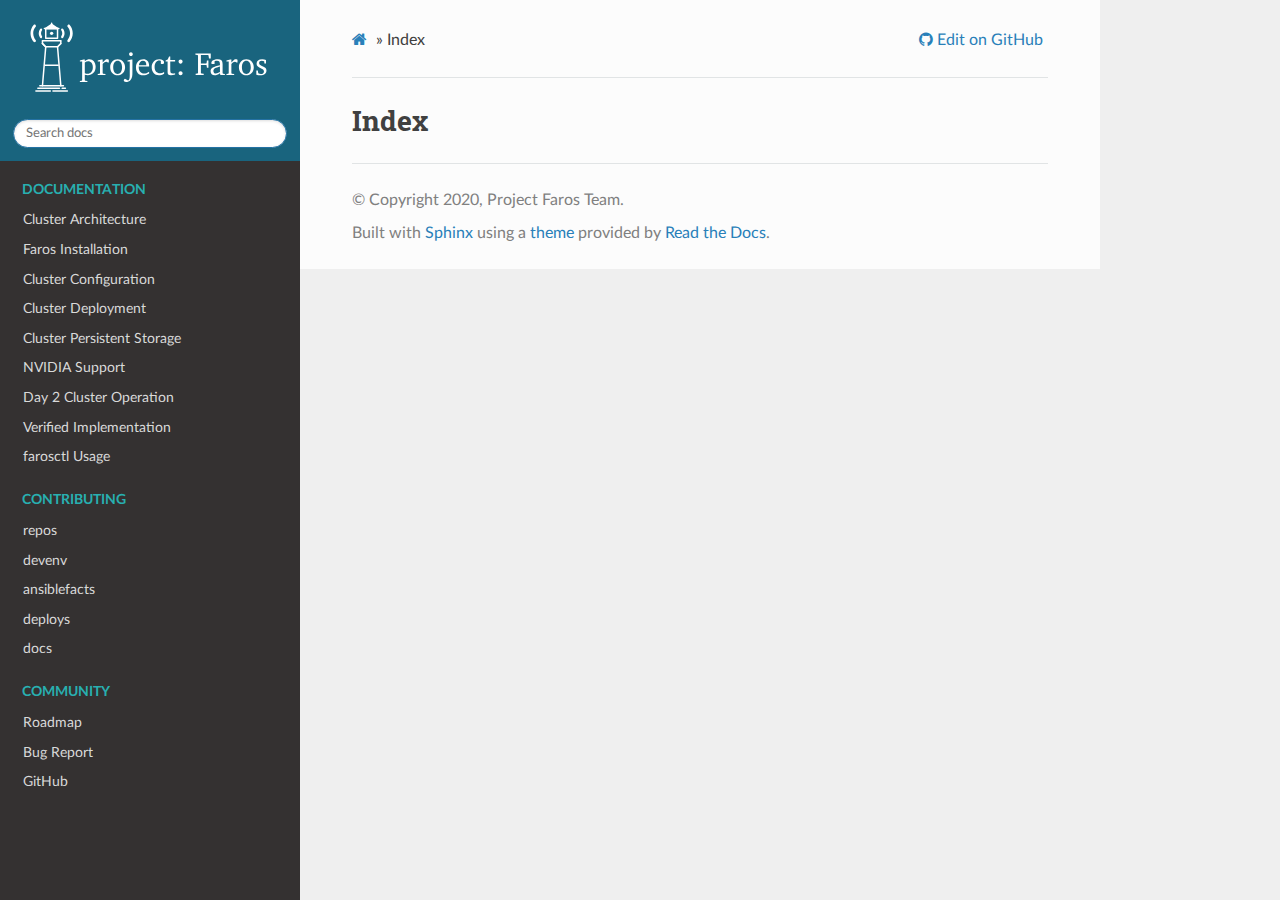
<file: docs/genindex.html>
<!DOCTYPE html>
<html class="writer-html5" lang="en" >
<head>
  <meta charset="utf-8" />
  
  <meta name="viewport" content="width=device-width, initial-scale=1.0" />
  
  <title>Index &mdash; Faros  documentation</title>
  

  
  <link rel="stylesheet" href="_static/css/theme.css" type="text/css" />
  <link rel="stylesheet" href="_static/pygments.css" type="text/css" />
  <link rel="stylesheet" href="_static/pygments.css" type="text/css" />
  <link rel="stylesheet" href="_static/css/theme.css" type="text/css" />
  <link rel="stylesheet" href="_static/css/custom.css" type="text/css" />

  
  
    <link rel="shortcut icon" href="_static/favicon.ico"/>
  

  
  

  
    <link rel="canonical" href="faros.dev/genindex.html" />

  
  <!--[if lt IE 9]>
    <script src="_static/js/html5shiv.min.js"></script>
  <![endif]-->
  
    
      <script type="text/javascript" id="documentation_options" data-url_root="./" src="_static/documentation_options.js"></script>
        <script data-url_root="./" id="documentation_options" src="_static/documentation_options.js"></script>
        <script src="_static/jquery.js"></script>
        <script src="_static/underscore.js"></script>
        <script src="_static/doctools.js"></script>
    
    <script type="text/javascript" src="_static/js/theme.js"></script>

    
    <link rel="index" title="Index" href="#" />
    <link rel="search" title="Search" href="search.html" /> 
</head>

<body class="wy-body-for-nav">

   
  <div class="wy-grid-for-nav">
    
    <nav data-toggle="wy-nav-shift" class="wy-nav-side">
      <div class="wy-side-scroll">
        <div class="wy-side-nav-search"  style="background: #19647E" >
          

          
            <a href="index.html">
          

          
            
            <img src="_static/logo_name_white.svg" class="logo" alt="Logo"/>
          
          </a>

          
            
            
          

          
<div role="search">
  <form id="rtd-search-form" class="wy-form" action="search.html" method="get">
    <input type="text" name="q" placeholder="Search docs" />
    <input type="hidden" name="check_keywords" value="yes" />
    <input type="hidden" name="area" value="default" />
  </form>
</div>

          
        </div>

        
        <div class="wy-menu wy-menu-vertical" data-spy="affix" role="navigation" aria-label="main navigation">
          
            
            
              
            
            
              <p class="caption" role="heading"><span class="caption-text">Documentation</span></p>
<ul>
<li class="toctree-l1"><a class="reference internal" href="architecture.html">Cluster Architecture</a></li>
<li class="toctree-l1"><a class="reference internal" href="installation.html">Faros Installation</a></li>
<li class="toctree-l1"><a class="reference internal" href="configuration.html">Cluster Configuration</a></li>
<li class="toctree-l1"><a class="reference internal" href="deploy.html">Cluster Deployment</a></li>
<li class="toctree-l1"><a class="reference internal" href="storage.html">Cluster Persistent Storage</a></li>
<li class="toctree-l1"><a class="reference internal" href="nvidia.html">NVIDIA Support</a></li>
<li class="toctree-l1"><a class="reference internal" href="operate.html">Day 2 Cluster Operation</a></li>
<li class="toctree-l1"><a class="reference internal" href="example.html">Verified Implementation</a></li>
<li class="toctree-l1"><a class="reference internal" href="farosctl.html">farosctl Usage</a></li>
</ul>
<p class="caption" role="heading"><span class="caption-text">Contributing</span></p>
<ul>
<li class="toctree-l1"><a class="reference external" href="https://faros.dev">repos</a></li>
<li class="toctree-l1"><a class="reference external" href="https://faros.dev">devenv</a></li>
<li class="toctree-l1"><a class="reference external" href="https://faros.dev">ansiblefacts</a></li>
<li class="toctree-l1"><a class="reference external" href="https://faros.dev">deploys</a></li>
<li class="toctree-l1"><a class="reference external" href="https://faros.dev">docs</a></li>
</ul>
<p class="caption" role="heading"><span class="caption-text">Community</span></p>
<ul>
<li class="toctree-l1"><a class="reference external" href="https://github.com/project-faros/cluster-manager/projects/1">Roadmap</a></li>
<li class="toctree-l1"><a class="reference external" href="https://github.com/project-faros/cluster-manager/issues">Bug Report</a></li>
<li class="toctree-l1"><a class="reference external" href="https://github.com/project-faros">GitHub</a></li>
</ul>

            
          
        </div>
        
      </div>
    </nav>

    <section data-toggle="wy-nav-shift" class="wy-nav-content-wrap">

      
      <nav class="wy-nav-top" aria-label="top navigation">
        
          <i data-toggle="wy-nav-top" class="fa fa-bars"></i>
          <a href="index.html">Faros</a>
        
      </nav>


      <div class="wy-nav-content">
        
        <div class="rst-content">
        
          

















<div role="navigation" aria-label="breadcrumbs navigation">

  <ul class="wy-breadcrumbs">
    
      <li><a href="index.html" class="icon icon-home"></a> &raquo;</li>
        
      <li>Index</li>
    
    
      <li class="wy-breadcrumbs-aside">
        
          
            
              <a href="https://github.com///blob/genindex" class="fa fa-github"> Edit on GitHub</a>
            
          
        
      </li>
    
  </ul>

  
  <hr/>
</div>
          <div role="main" class="document" itemscope="itemscope" itemtype="http://schema.org/Article">
           <div itemprop="articleBody">
            

<h1 id="index">Index</h1>

<div class="genindex-jumpbox">
 
</div>


           </div>
           
          </div>
          <footer>

  <hr/>

  <div role="contentinfo">
    <p>
        &#169; Copyright 2020, Project Faros Team.

    </p>
  </div>
    
    
    
    Built with <a href="https://www.sphinx-doc.org/">Sphinx</a> using a
    
    <a href="https://github.com/readthedocs/sphinx_rtd_theme">theme</a>
    
    provided by <a href="https://readthedocs.org">Read the Docs</a>. 

</footer>
        </div>
      </div>

    </section>

  </div>
  

  <script type="text/javascript">
      jQuery(function () {
          SphinxRtdTheme.Navigation.enable(true);
      });
  </script>

  
  
    
   

</body>
</html>
</file>
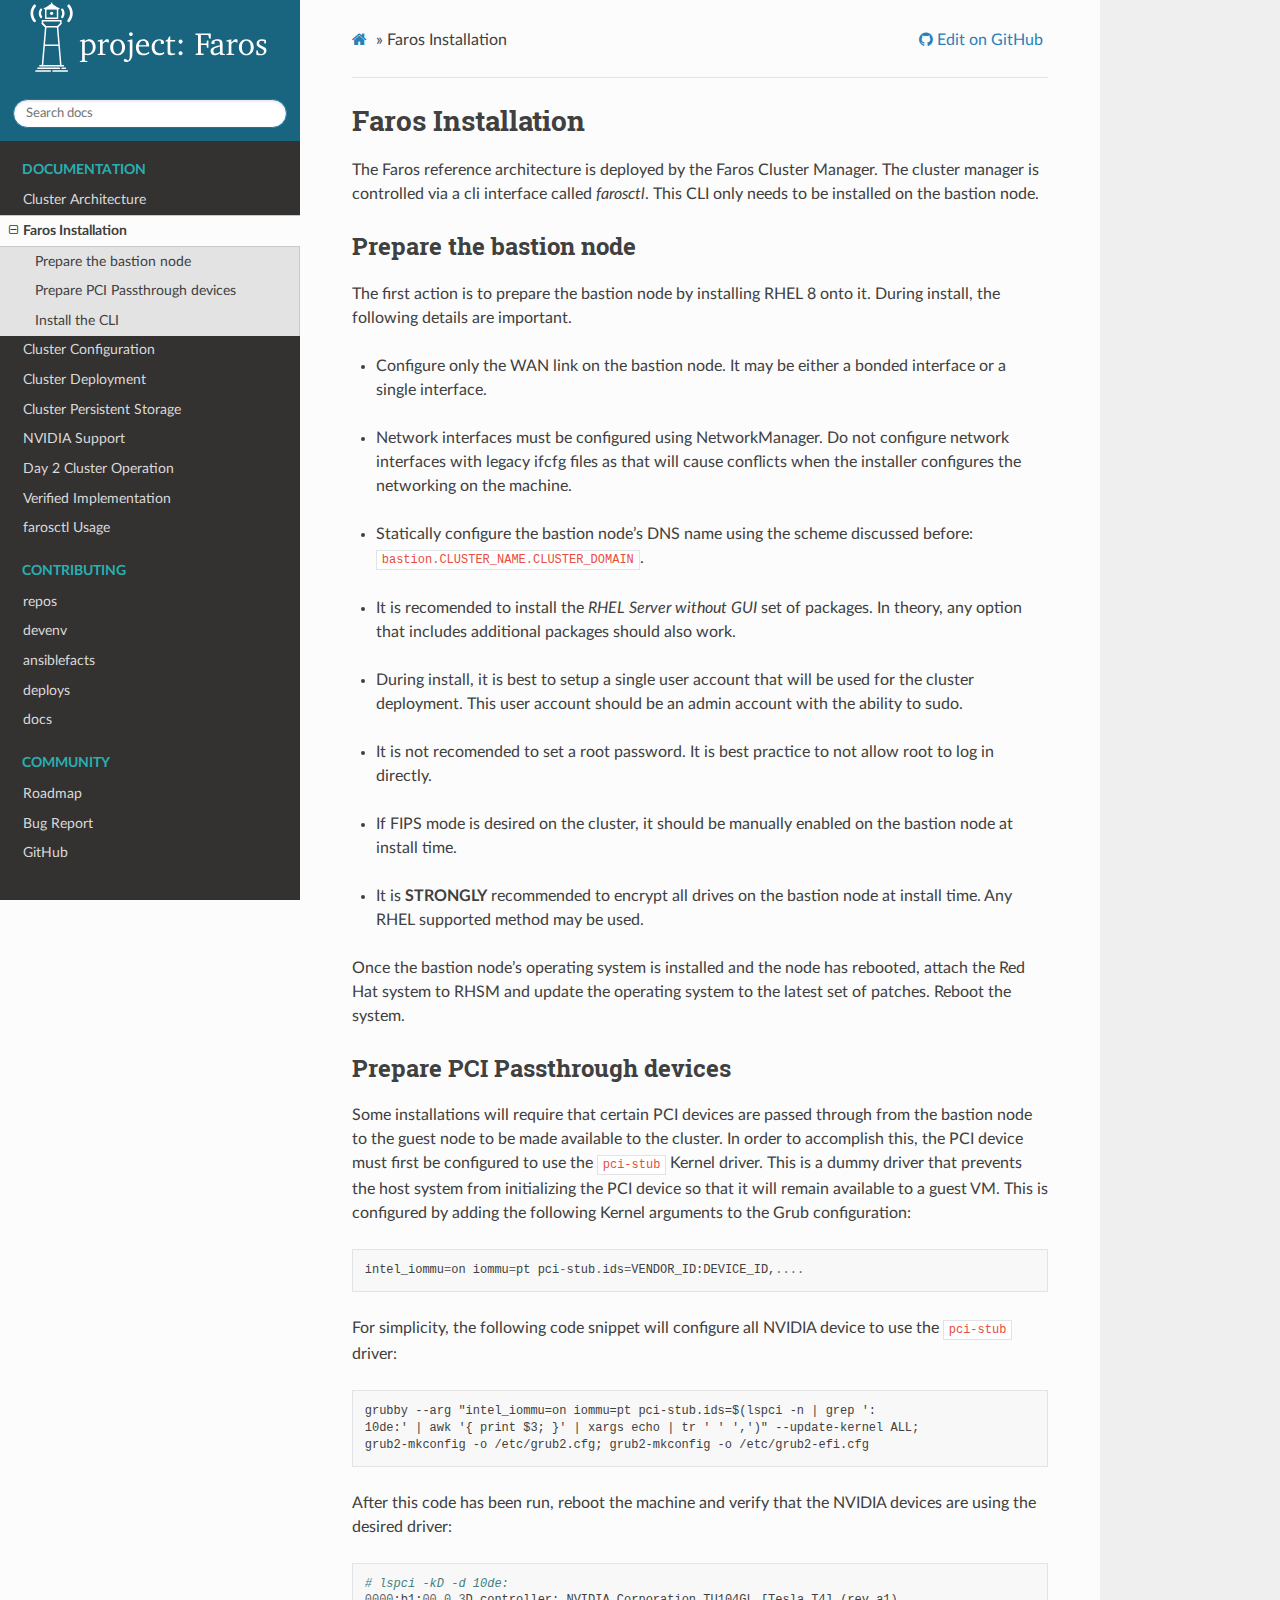
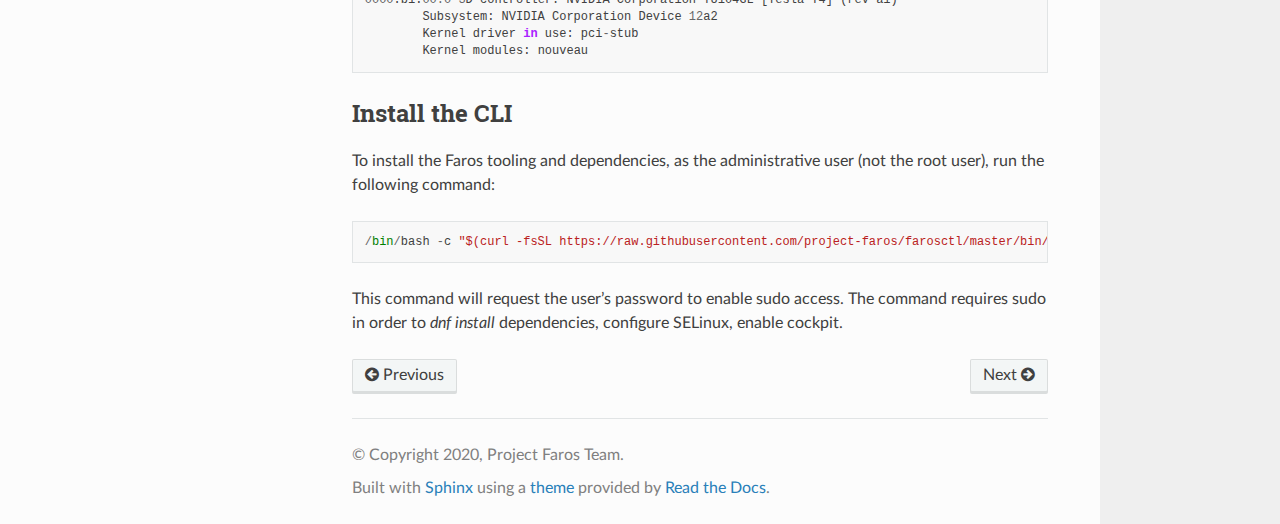
<file: docs/installation.html>
<!DOCTYPE html>
<html class="writer-html5" lang="en" >
<head>
  <meta charset="utf-8" />
  <meta name="generator" content="Docutils 0.17.1: http://docutils.sourceforge.net/" />

  <meta name="viewport" content="width=device-width, initial-scale=1.0" />
  
  <title>Faros Installation &mdash; Faros  documentation</title>
  

  
  <link rel="stylesheet" href="_static/css/theme.css" type="text/css" />
  <link rel="stylesheet" href="_static/pygments.css" type="text/css" />
  <link rel="stylesheet" href="_static/pygments.css" type="text/css" />
  <link rel="stylesheet" href="_static/css/theme.css" type="text/css" />
  <link rel="stylesheet" href="_static/css/custom.css" type="text/css" />

  
  
    <link rel="shortcut icon" href="_static/favicon.ico"/>
  

  
  

  
    <link rel="canonical" href="faros.dev/installation.html" />

  
  <!--[if lt IE 9]>
    <script src="_static/js/html5shiv.min.js"></script>
  <![endif]-->
  
    
      <script type="text/javascript" id="documentation_options" data-url_root="./" src="_static/documentation_options.js"></script>
        <script data-url_root="./" id="documentation_options" src="_static/documentation_options.js"></script>
        <script src="_static/jquery.js"></script>
        <script src="_static/underscore.js"></script>
        <script src="_static/doctools.js"></script>
    
    <script type="text/javascript" src="_static/js/theme.js"></script>

    
    <link rel="index" title="Index" href="genindex.html" />
    <link rel="search" title="Search" href="search.html" />
    <link rel="next" title="Cluster Configuration" href="configuration.html" />
    <link rel="prev" title="Cluster Architecture" href="architecture.html" /> 
</head>

<body class="wy-body-for-nav">

   
  <div class="wy-grid-for-nav">
    
    <nav data-toggle="wy-nav-shift" class="wy-nav-side">
      <div class="wy-side-scroll">
        <div class="wy-side-nav-search"  style="background: #19647E" >
          

          
            <a href="index.html">
          

          
            
            <img src="_static/logo_name_white.svg" class="logo" alt="Logo"/>
          
          </a>

          
            
            
          

          
<div role="search">
  <form id="rtd-search-form" class="wy-form" action="search.html" method="get">
    <input type="text" name="q" placeholder="Search docs" />
    <input type="hidden" name="check_keywords" value="yes" />
    <input type="hidden" name="area" value="default" />
  </form>
</div>

          
        </div>

        
        <div class="wy-menu wy-menu-vertical" data-spy="affix" role="navigation" aria-label="main navigation">
          
            
            
              
            
            
              <p class="caption" role="heading"><span class="caption-text">Documentation</span></p>
<ul class="current">
<li class="toctree-l1"><a class="reference internal" href="architecture.html">Cluster Architecture</a></li>
<li class="toctree-l1 current"><a class="current reference internal" href="#">Faros Installation</a><ul>
<li class="toctree-l2"><a class="reference internal" href="#prepare-the-bastion-node">Prepare the bastion node</a></li>
<li class="toctree-l2"><a class="reference internal" href="#prepare-pci-passthrough-devices">Prepare PCI Passthrough devices</a></li>
<li class="toctree-l2"><a class="reference internal" href="#install-the-cli">Install the CLI</a></li>
</ul>
</li>
<li class="toctree-l1"><a class="reference internal" href="configuration.html">Cluster Configuration</a></li>
<li class="toctree-l1"><a class="reference internal" href="deploy.html">Cluster Deployment</a></li>
<li class="toctree-l1"><a class="reference internal" href="storage.html">Cluster Persistent Storage</a></li>
<li class="toctree-l1"><a class="reference internal" href="nvidia.html">NVIDIA Support</a></li>
<li class="toctree-l1"><a class="reference internal" href="operate.html">Day 2 Cluster Operation</a></li>
<li class="toctree-l1"><a class="reference internal" href="example.html">Verified Implementation</a></li>
<li class="toctree-l1"><a class="reference internal" href="farosctl.html">farosctl Usage</a></li>
</ul>
<p class="caption" role="heading"><span class="caption-text">Contributing</span></p>
<ul>
<li class="toctree-l1"><a class="reference external" href="https://faros.dev">repos</a></li>
<li class="toctree-l1"><a class="reference external" href="https://faros.dev">devenv</a></li>
<li class="toctree-l1"><a class="reference external" href="https://faros.dev">ansiblefacts</a></li>
<li class="toctree-l1"><a class="reference external" href="https://faros.dev">deploys</a></li>
<li class="toctree-l1"><a class="reference external" href="https://faros.dev">docs</a></li>
</ul>
<p class="caption" role="heading"><span class="caption-text">Community</span></p>
<ul>
<li class="toctree-l1"><a class="reference external" href="https://github.com/project-faros/cluster-manager/projects/1">Roadmap</a></li>
<li class="toctree-l1"><a class="reference external" href="https://github.com/project-faros/cluster-manager/issues">Bug Report</a></li>
<li class="toctree-l1"><a class="reference external" href="https://github.com/project-faros">GitHub</a></li>
</ul>

            
          
        </div>
        
      </div>
    </nav>

    <section data-toggle="wy-nav-shift" class="wy-nav-content-wrap">

      
      <nav class="wy-nav-top" aria-label="top navigation">
        
          <i data-toggle="wy-nav-top" class="fa fa-bars"></i>
          <a href="index.html">Faros</a>
        
      </nav>


      <div class="wy-nav-content">
        
        <div class="rst-content">
        
          



















<div role="navigation" aria-label="breadcrumbs navigation">

  <ul class="wy-breadcrumbs">
    
      <li><a href="index.html" class="icon icon-home"></a> &raquo;</li>
        
      <li>Faros Installation</li>
    
    
      <li class="wy-breadcrumbs-aside">
        
          
            
              <!-- User defined GitHub URL -->
              <a href="https://github.com/project-faros/faros.dev/blob/master/source/installation.rst" class="fa fa-github"> Edit on GitHub</a>
            
          
        
      </li>
    
  </ul>

  
  <hr/>
</div>
          <div role="main" class="document" itemscope="itemscope" itemtype="http://schema.org/Article">
           <div itemprop="articleBody">
            
  <section id="faros-installation">
<h1>Faros Installation<a class="headerlink" href="#faros-installation" title="Permalink to this headline">¶</a></h1>
<p>The Faros reference architecture is deployed by the Faros Cluster Manager. The
cluster manager is controlled via a cli interface called <cite>farosctl</cite>. This CLI
only needs to be installed on the bastion node.</p>
<section id="prepare-the-bastion-node">
<h2>Prepare the bastion node<a class="headerlink" href="#prepare-the-bastion-node" title="Permalink to this headline">¶</a></h2>
<p>The first action is to prepare the bastion node by installing RHEL 8 onto it.
During install, the following details are important.</p>
<blockquote>
<div><ul class="simple">
<li><p>Configure only the WAN link on the bastion node. It may be either a bonded
interface or a single interface.</p></li>
<li><p>Network interfaces must be configured using NetworkManager. Do not
configure network interfaces with legacy ifcfg files as that will cause
conflicts when the installer configures the networking on the machine.</p></li>
<li><p>Statically configure the bastion node’s DNS name using the scheme discussed
before: <code class="code docutils literal notranslate"><span class="pre">bastion.CLUSTER_NAME.CLUSTER_DOMAIN</span></code>.</p></li>
<li><p>It is recomended to install the <cite>RHEL Server without GUI</cite> set of packages.
In theory, any option that includes additional packages should also work.</p></li>
<li><p>During install, it is best to setup a single user account that will be used
for the cluster deployment. This user account should be an admin account
with the ability to sudo.</p></li>
<li><p>It is not recomended to set a root password. It is best practice to not
allow root to log in directly.</p></li>
<li><p>If FIPS mode is desired on the cluster, it should be manually enabled on
the bastion node at install time.</p></li>
<li><p>It is <strong>STRONGLY</strong> recommended to encrypt all drives on the bastion node at
install time. Any RHEL supported method may be used.</p></li>
</ul>
</div></blockquote>
<p>Once the bastion node’s operating system is installed and the node has
rebooted, attach the Red Hat system to RHSM and update the operating system to
the latest set of patches. Reboot the system.</p>
</section>
<section id="prepare-pci-passthrough-devices">
<h2>Prepare PCI Passthrough devices<a class="headerlink" href="#prepare-pci-passthrough-devices" title="Permalink to this headline">¶</a></h2>
<p>Some installations will require that certain PCI devices are passed through
from the bastion node to the guest node to be made available to the cluster. In
order to accomplish this, the PCI device must first be configured to use the
<code class="code docutils literal notranslate"><span class="pre">pci-stub</span></code> Kernel driver. This is a dummy driver that prevents the host
system from initializing the PCI device so that it will remain available to a
guest VM. This is configured by adding the following Kernel arguments to the
Grub configuration:</p>
<div class="highlight-default notranslate"><div class="highlight"><pre><span></span><span class="n">intel_iommu</span><span class="o">=</span><span class="n">on</span> <span class="n">iommu</span><span class="o">=</span><span class="n">pt</span> <span class="n">pci</span><span class="o">-</span><span class="n">stub</span><span class="o">.</span><span class="n">ids</span><span class="o">=</span><span class="n">VENDOR_ID</span><span class="p">:</span><span class="n">DEVICE_ID</span><span class="p">,</span><span class="o">....</span>
</pre></div>
</div>
<p>For simplicity, the following code snippet will configure all NVIDIA device to
use the <code class="code docutils literal notranslate"><span class="pre">pci-stub</span></code> driver:</p>
<div class="highlight-default notranslate"><div class="highlight"><pre><span></span>grubby --arg &quot;intel_iommu=on iommu=pt pci-stub.ids=$(lspci -n | grep &#39;:
10de:&#39; | awk &#39;{ print $3; }&#39; | xargs echo | tr &#39; &#39; &#39;,&#39;)&quot; --update-kernel ALL;
grub2-mkconfig -o /etc/grub2.cfg; grub2-mkconfig -o /etc/grub2-efi.cfg
</pre></div>
</div>
<p>After this code has been run, reboot the machine and verify that the NVIDIA
devices are using the desired driver:</p>
<div class="highlight-default notranslate"><div class="highlight"><pre><span></span><span class="c1"># lspci -kD -d 10de:</span>
<span class="mi">0000</span><span class="p">:</span><span class="n">b1</span><span class="p">:</span><span class="mf">00.0</span> <span class="mi">3</span><span class="n">D</span> <span class="n">controller</span><span class="p">:</span> <span class="n">NVIDIA</span> <span class="n">Corporation</span> <span class="n">TU104GL</span> <span class="p">[</span><span class="n">Tesla</span> <span class="n">T4</span><span class="p">]</span> <span class="p">(</span><span class="n">rev</span> <span class="n">a1</span><span class="p">)</span>
        <span class="n">Subsystem</span><span class="p">:</span> <span class="n">NVIDIA</span> <span class="n">Corporation</span> <span class="n">Device</span> <span class="mi">12</span><span class="n">a2</span>
        <span class="n">Kernel</span> <span class="n">driver</span> <span class="ow">in</span> <span class="n">use</span><span class="p">:</span> <span class="n">pci</span><span class="o">-</span><span class="n">stub</span>
        <span class="n">Kernel</span> <span class="n">modules</span><span class="p">:</span> <span class="n">nouveau</span>
</pre></div>
</div>
</section>
<section id="install-the-cli">
<h2>Install the CLI<a class="headerlink" href="#install-the-cli" title="Permalink to this headline">¶</a></h2>
<p>To install the Faros tooling and dependencies, as the administrative user (not
the root user), run the following command:</p>
<div class="highlight-default notranslate"><div class="highlight"><pre><span></span><span class="o">/</span><span class="nb">bin</span><span class="o">/</span><span class="n">bash</span> <span class="o">-</span><span class="n">c</span> <span class="s2">&quot;$(curl -fsSL https://raw.githubusercontent.com/project-faros/farosctl/master/bin/bootstrap_bastion.sh)&quot;</span>
</pre></div>
</div>
<p>This command will request the user’s password to enable sudo access. The
command requires sudo in order to <cite>dnf install</cite> dependencies, configure
SELinux, enable cockpit.</p>
</section>
</section>


           </div>
           
          </div>
          <footer>
    <div class="rst-footer-buttons" role="navigation" aria-label="footer navigation">
        <a href="configuration.html" class="btn btn-neutral float-right" title="Cluster Configuration" accesskey="n" rel="next">Next <span class="fa fa-arrow-circle-right" aria-hidden="true"></span></a>
        <a href="architecture.html" class="btn btn-neutral float-left" title="Cluster Architecture" accesskey="p" rel="prev"><span class="fa fa-arrow-circle-left" aria-hidden="true"></span> Previous</a>
    </div>

  <hr/>

  <div role="contentinfo">
    <p>
        &#169; Copyright 2020, Project Faros Team.

    </p>
  </div>
    
    
    
    Built with <a href="https://www.sphinx-doc.org/">Sphinx</a> using a
    
    <a href="https://github.com/readthedocs/sphinx_rtd_theme">theme</a>
    
    provided by <a href="https://readthedocs.org">Read the Docs</a>. 

</footer>
        </div>
      </div>

    </section>

  </div>
  

  <script type="text/javascript">
      jQuery(function () {
          SphinxRtdTheme.Navigation.enable(true);
      });
  </script>

  
  
    
   

</body>
</html>
</file>
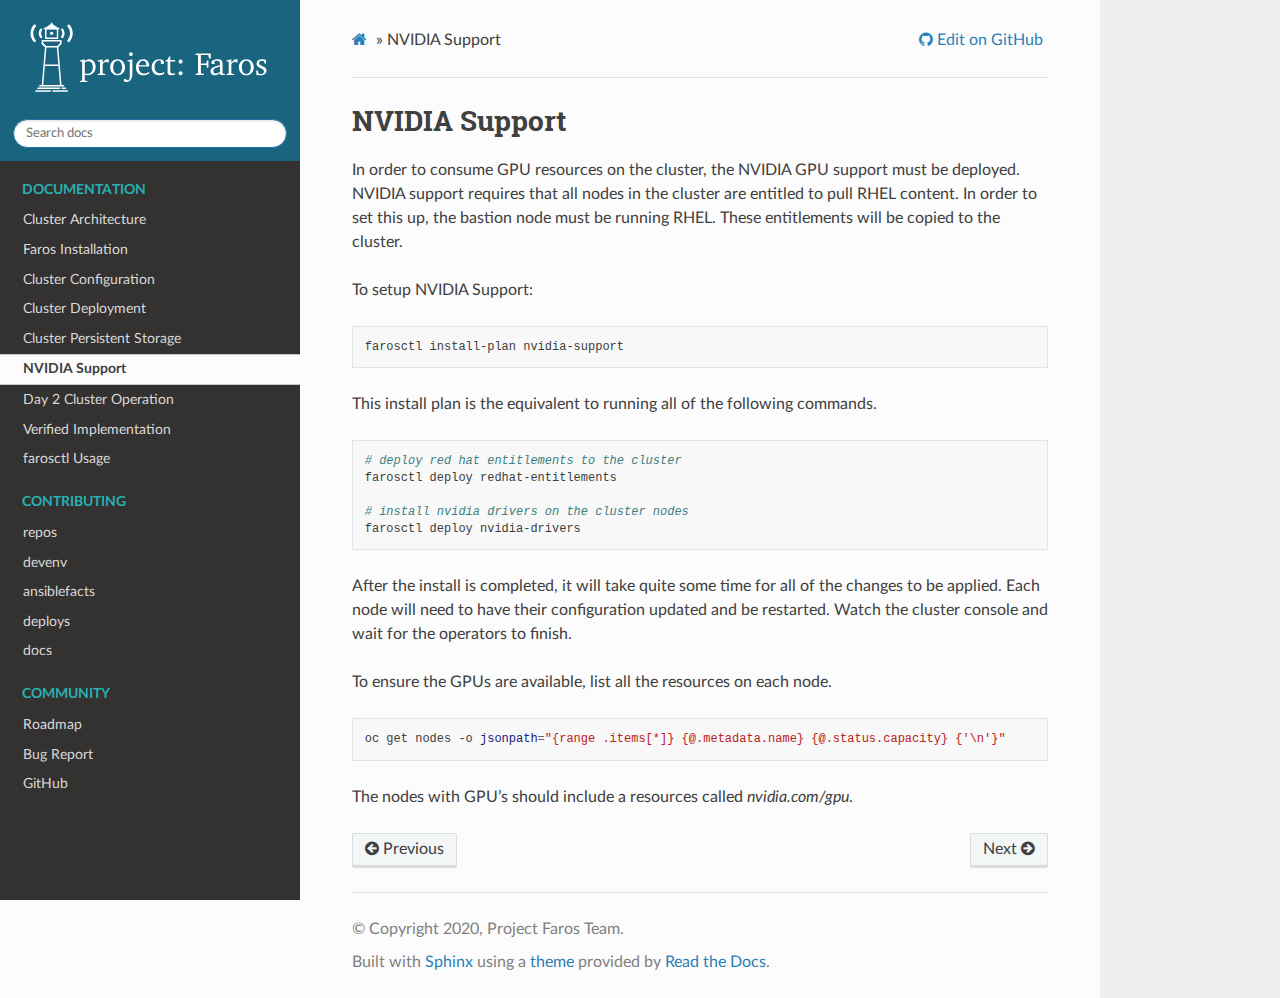
<file: docs/nvidia.html>
<!DOCTYPE html>
<html class="writer-html5" lang="en" >
<head>
  <meta charset="utf-8" />
  <meta name="generator" content="Docutils 0.17.1: http://docutils.sourceforge.net/" />

  <meta name="viewport" content="width=device-width, initial-scale=1.0" />
  
  <title>NVIDIA Support &mdash; Faros  documentation</title>
  

  
  <link rel="stylesheet" href="_static/css/theme.css" type="text/css" />
  <link rel="stylesheet" href="_static/pygments.css" type="text/css" />
  <link rel="stylesheet" href="_static/pygments.css" type="text/css" />
  <link rel="stylesheet" href="_static/css/theme.css" type="text/css" />
  <link rel="stylesheet" href="_static/css/custom.css" type="text/css" />

  
  
    <link rel="shortcut icon" href="_static/favicon.ico"/>
  

  
  

  
    <link rel="canonical" href="faros.dev/nvidia.html" />

  
  <!--[if lt IE 9]>
    <script src="_static/js/html5shiv.min.js"></script>
  <![endif]-->
  
    
      <script type="text/javascript" id="documentation_options" data-url_root="./" src="_static/documentation_options.js"></script>
        <script data-url_root="./" id="documentation_options" src="_static/documentation_options.js"></script>
        <script src="_static/jquery.js"></script>
        <script src="_static/underscore.js"></script>
        <script src="_static/doctools.js"></script>
    
    <script type="text/javascript" src="_static/js/theme.js"></script>

    
    <link rel="index" title="Index" href="genindex.html" />
    <link rel="search" title="Search" href="search.html" />
    <link rel="next" title="Day 2 Cluster Operation" href="operate.html" />
    <link rel="prev" title="Cluster Persistent Storage" href="storage.html" /> 
</head>

<body class="wy-body-for-nav">

   
  <div class="wy-grid-for-nav">
    
    <nav data-toggle="wy-nav-shift" class="wy-nav-side">
      <div class="wy-side-scroll">
        <div class="wy-side-nav-search"  style="background: #19647E" >
          

          
            <a href="index.html">
          

          
            
            <img src="_static/logo_name_white.svg" class="logo" alt="Logo"/>
          
          </a>

          
            
            
          

          
<div role="search">
  <form id="rtd-search-form" class="wy-form" action="search.html" method="get">
    <input type="text" name="q" placeholder="Search docs" />
    <input type="hidden" name="check_keywords" value="yes" />
    <input type="hidden" name="area" value="default" />
  </form>
</div>

          
        </div>

        
        <div class="wy-menu wy-menu-vertical" data-spy="affix" role="navigation" aria-label="main navigation">
          
            
            
              
            
            
              <p class="caption" role="heading"><span class="caption-text">Documentation</span></p>
<ul class="current">
<li class="toctree-l1"><a class="reference internal" href="architecture.html">Cluster Architecture</a></li>
<li class="toctree-l1"><a class="reference internal" href="installation.html">Faros Installation</a></li>
<li class="toctree-l1"><a class="reference internal" href="configuration.html">Cluster Configuration</a></li>
<li class="toctree-l1"><a class="reference internal" href="deploy.html">Cluster Deployment</a></li>
<li class="toctree-l1"><a class="reference internal" href="storage.html">Cluster Persistent Storage</a></li>
<li class="toctree-l1 current"><a class="current reference internal" href="#">NVIDIA Support</a></li>
<li class="toctree-l1"><a class="reference internal" href="operate.html">Day 2 Cluster Operation</a></li>
<li class="toctree-l1"><a class="reference internal" href="example.html">Verified Implementation</a></li>
<li class="toctree-l1"><a class="reference internal" href="farosctl.html">farosctl Usage</a></li>
</ul>
<p class="caption" role="heading"><span class="caption-text">Contributing</span></p>
<ul>
<li class="toctree-l1"><a class="reference external" href="https://faros.dev">repos</a></li>
<li class="toctree-l1"><a class="reference external" href="https://faros.dev">devenv</a></li>
<li class="toctree-l1"><a class="reference external" href="https://faros.dev">ansiblefacts</a></li>
<li class="toctree-l1"><a class="reference external" href="https://faros.dev">deploys</a></li>
<li class="toctree-l1"><a class="reference external" href="https://faros.dev">docs</a></li>
</ul>
<p class="caption" role="heading"><span class="caption-text">Community</span></p>
<ul>
<li class="toctree-l1"><a class="reference external" href="https://github.com/project-faros/cluster-manager/projects/1">Roadmap</a></li>
<li class="toctree-l1"><a class="reference external" href="https://github.com/project-faros/cluster-manager/issues">Bug Report</a></li>
<li class="toctree-l1"><a class="reference external" href="https://github.com/project-faros">GitHub</a></li>
</ul>

            
          
        </div>
        
      </div>
    </nav>

    <section data-toggle="wy-nav-shift" class="wy-nav-content-wrap">

      
      <nav class="wy-nav-top" aria-label="top navigation">
        
          <i data-toggle="wy-nav-top" class="fa fa-bars"></i>
          <a href="index.html">Faros</a>
        
      </nav>


      <div class="wy-nav-content">
        
        <div class="rst-content">
        
          



















<div role="navigation" aria-label="breadcrumbs navigation">

  <ul class="wy-breadcrumbs">
    
      <li><a href="index.html" class="icon icon-home"></a> &raquo;</li>
        
      <li>NVIDIA Support</li>
    
    
      <li class="wy-breadcrumbs-aside">
        
          
            
              <!-- User defined GitHub URL -->
              <a href="https://github.com/project-faros/faros.dev/blob/master/source/nvidia.rst" class="fa fa-github"> Edit on GitHub</a>
            
          
        
      </li>
    
  </ul>

  
  <hr/>
</div>
          <div role="main" class="document" itemscope="itemscope" itemtype="http://schema.org/Article">
           <div itemprop="articleBody">
            
  <section id="nvidia-support">
<h1>NVIDIA Support<a class="headerlink" href="#nvidia-support" title="Permalink to this headline">¶</a></h1>
<p>In order to consume GPU resources on the cluster, the NVIDIA GPU support must
be deployed. NVIDIA support requires that all nodes in the cluster are
entitled to pull RHEL content. In order to set this up, the bastion node must
be running RHEL. These entitlements will be copied to the cluster.</p>
<p>To setup NVIDIA Support:</p>
<div class="highlight-bash notranslate"><div class="highlight"><pre><span></span>farosctl install-plan nvidia-support
</pre></div>
</div>
<p>This install plan is the equivalent to running all of the following commands.</p>
<div class="highlight-bash notranslate"><div class="highlight"><pre><span></span><span class="c1"># deploy red hat entitlements to the cluster</span>
farosctl deploy redhat-entitlements

<span class="c1"># install nvidia drivers on the cluster nodes</span>
farosctl deploy nvidia-drivers
</pre></div>
</div>
<p>After the install is completed, it will take quite some time for all of the
changes to be applied. Each node will need to have their configuration updated
and be restarted. Watch the cluster console and wait for the operators to
finish.</p>
<p>To ensure the GPUs are available, list all the resources on each node.</p>
<div class="highlight-bash notranslate"><div class="highlight"><pre><span></span>oc get nodes -o <span class="nv">jsonpath</span><span class="o">=</span><span class="s2">&quot;{range .items[*]} {@.metadata.name} {@.status.capacity} {&#39;\n&#39;}&quot;</span>
</pre></div>
</div>
<p>The nodes with GPU’s should include a resources called <cite>nvidia.com/gpu</cite>.</p>
</section>


           </div>
           
          </div>
          <footer>
    <div class="rst-footer-buttons" role="navigation" aria-label="footer navigation">
        <a href="operate.html" class="btn btn-neutral float-right" title="Day 2 Cluster Operation" accesskey="n" rel="next">Next <span class="fa fa-arrow-circle-right" aria-hidden="true"></span></a>
        <a href="storage.html" class="btn btn-neutral float-left" title="Cluster Persistent Storage" accesskey="p" rel="prev"><span class="fa fa-arrow-circle-left" aria-hidden="true"></span> Previous</a>
    </div>

  <hr/>

  <div role="contentinfo">
    <p>
        &#169; Copyright 2020, Project Faros Team.

    </p>
  </div>
    
    
    
    Built with <a href="https://www.sphinx-doc.org/">Sphinx</a> using a
    
    <a href="https://github.com/readthedocs/sphinx_rtd_theme">theme</a>
    
    provided by <a href="https://readthedocs.org">Read the Docs</a>. 

</footer>
        </div>
      </div>

    </section>

  </div>
  

  <script type="text/javascript">
      jQuery(function () {
          SphinxRtdTheme.Navigation.enable(true);
      });
  </script>

  
  
    
   

</body>
</html>
</file>
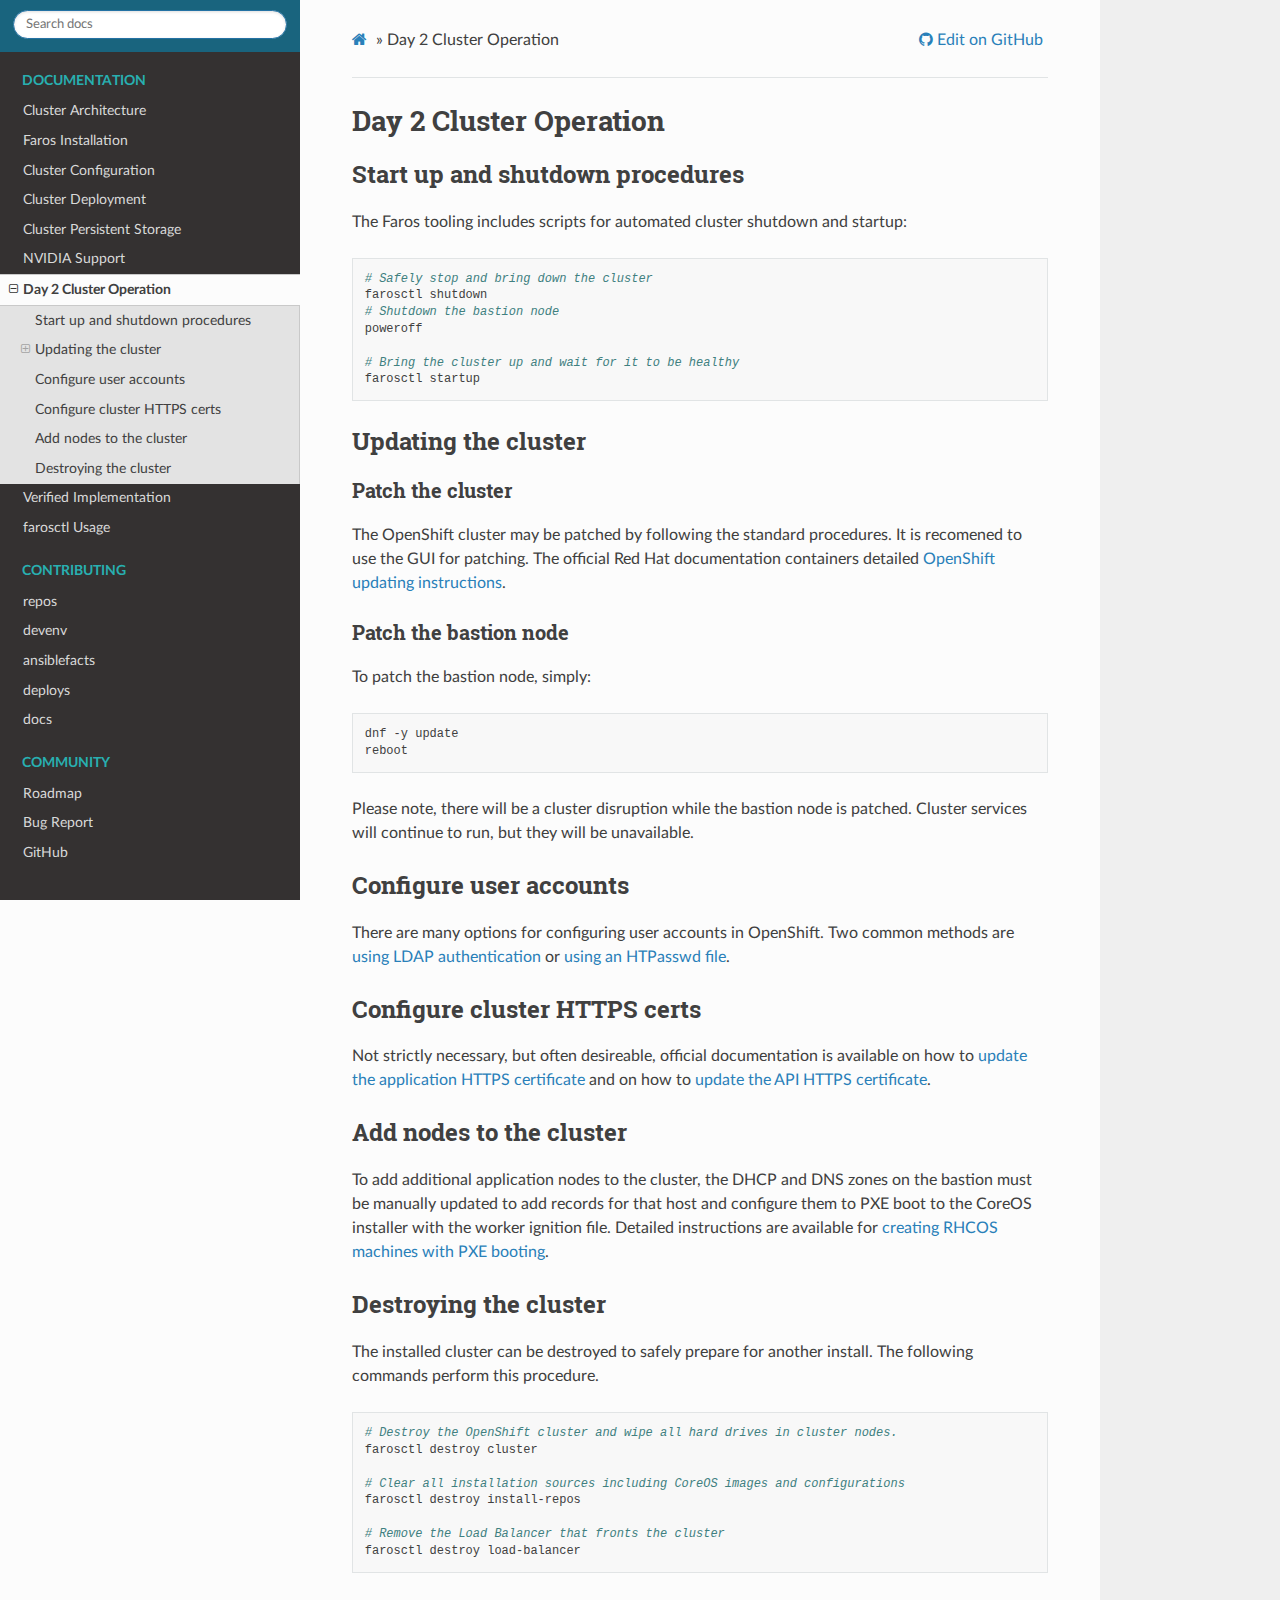
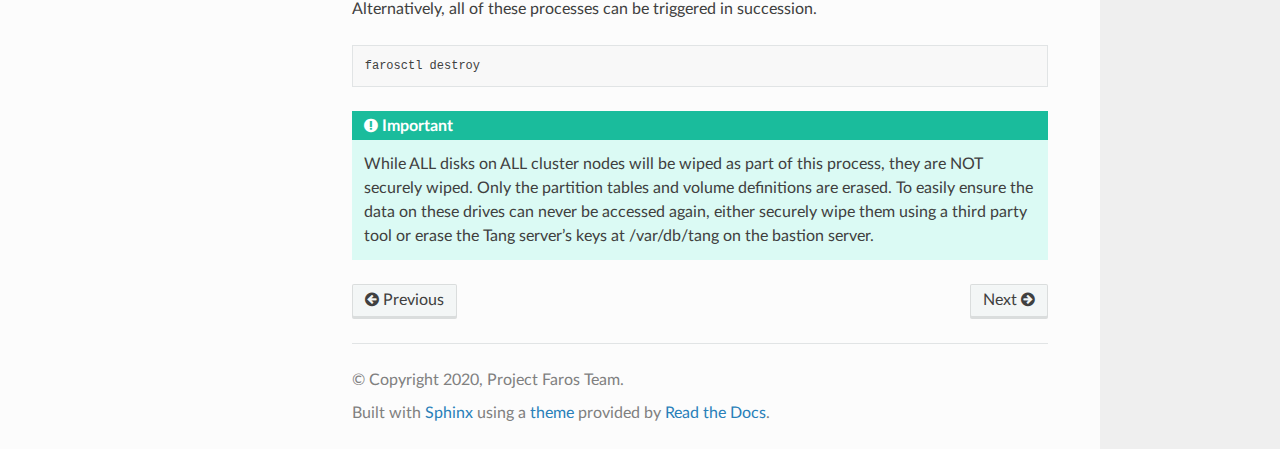
<file: docs/operate.html>
<!DOCTYPE html>
<html class="writer-html5" lang="en" >
<head>
  <meta charset="utf-8" />
  <meta name="generator" content="Docutils 0.17.1: http://docutils.sourceforge.net/" />

  <meta name="viewport" content="width=device-width, initial-scale=1.0" />
  
  <title>Day 2 Cluster Operation &mdash; Faros  documentation</title>
  

  
  <link rel="stylesheet" href="_static/css/theme.css" type="text/css" />
  <link rel="stylesheet" href="_static/pygments.css" type="text/css" />
  <link rel="stylesheet" href="_static/pygments.css" type="text/css" />
  <link rel="stylesheet" href="_static/css/theme.css" type="text/css" />
  <link rel="stylesheet" href="_static/css/custom.css" type="text/css" />

  
  
    <link rel="shortcut icon" href="_static/favicon.ico"/>
  

  
  

  
    <link rel="canonical" href="faros.dev/operate.html" />

  
  <!--[if lt IE 9]>
    <script src="_static/js/html5shiv.min.js"></script>
  <![endif]-->
  
    
      <script type="text/javascript" id="documentation_options" data-url_root="./" src="_static/documentation_options.js"></script>
        <script data-url_root="./" id="documentation_options" src="_static/documentation_options.js"></script>
        <script src="_static/jquery.js"></script>
        <script src="_static/underscore.js"></script>
        <script src="_static/doctools.js"></script>
    
    <script type="text/javascript" src="_static/js/theme.js"></script>

    
    <link rel="index" title="Index" href="genindex.html" />
    <link rel="search" title="Search" href="search.html" />
    <link rel="next" title="Verified Implementation" href="example.html" />
    <link rel="prev" title="NVIDIA Support" href="nvidia.html" /> 
</head>

<body class="wy-body-for-nav">

   
  <div class="wy-grid-for-nav">
    
    <nav data-toggle="wy-nav-shift" class="wy-nav-side">
      <div class="wy-side-scroll">
        <div class="wy-side-nav-search"  style="background: #19647E" >
          

          
            <a href="index.html">
          

          
            
            <img src="_static/logo_name_white.svg" class="logo" alt="Logo"/>
          
          </a>

          
            
            
          

          
<div role="search">
  <form id="rtd-search-form" class="wy-form" action="search.html" method="get">
    <input type="text" name="q" placeholder="Search docs" />
    <input type="hidden" name="check_keywords" value="yes" />
    <input type="hidden" name="area" value="default" />
  </form>
</div>

          
        </div>

        
        <div class="wy-menu wy-menu-vertical" data-spy="affix" role="navigation" aria-label="main navigation">
          
            
            
              
            
            
              <p class="caption" role="heading"><span class="caption-text">Documentation</span></p>
<ul class="current">
<li class="toctree-l1"><a class="reference internal" href="architecture.html">Cluster Architecture</a></li>
<li class="toctree-l1"><a class="reference internal" href="installation.html">Faros Installation</a></li>
<li class="toctree-l1"><a class="reference internal" href="configuration.html">Cluster Configuration</a></li>
<li class="toctree-l1"><a class="reference internal" href="deploy.html">Cluster Deployment</a></li>
<li class="toctree-l1"><a class="reference internal" href="storage.html">Cluster Persistent Storage</a></li>
<li class="toctree-l1"><a class="reference internal" href="nvidia.html">NVIDIA Support</a></li>
<li class="toctree-l1 current"><a class="current reference internal" href="#">Day 2 Cluster Operation</a><ul>
<li class="toctree-l2"><a class="reference internal" href="#start-up-and-shutdown-procedures">Start up and shutdown procedures</a></li>
<li class="toctree-l2"><a class="reference internal" href="#updating-the-cluster">Updating the cluster</a><ul>
<li class="toctree-l3"><a class="reference internal" href="#patch-the-cluster">Patch the cluster</a></li>
<li class="toctree-l3"><a class="reference internal" href="#patch-the-bastion-node">Patch the bastion node</a></li>
</ul>
</li>
<li class="toctree-l2"><a class="reference internal" href="#configure-user-accounts">Configure user accounts</a></li>
<li class="toctree-l2"><a class="reference internal" href="#configure-cluster-https-certs">Configure cluster HTTPS certs</a></li>
<li class="toctree-l2"><a class="reference internal" href="#add-nodes-to-the-cluster">Add nodes to the cluster</a></li>
<li class="toctree-l2"><a class="reference internal" href="#destroying-the-cluster">Destroying the cluster</a></li>
</ul>
</li>
<li class="toctree-l1"><a class="reference internal" href="example.html">Verified Implementation</a></li>
<li class="toctree-l1"><a class="reference internal" href="farosctl.html">farosctl Usage</a></li>
</ul>
<p class="caption" role="heading"><span class="caption-text">Contributing</span></p>
<ul>
<li class="toctree-l1"><a class="reference external" href="https://faros.dev">repos</a></li>
<li class="toctree-l1"><a class="reference external" href="https://faros.dev">devenv</a></li>
<li class="toctree-l1"><a class="reference external" href="https://faros.dev">ansiblefacts</a></li>
<li class="toctree-l1"><a class="reference external" href="https://faros.dev">deploys</a></li>
<li class="toctree-l1"><a class="reference external" href="https://faros.dev">docs</a></li>
</ul>
<p class="caption" role="heading"><span class="caption-text">Community</span></p>
<ul>
<li class="toctree-l1"><a class="reference external" href="https://github.com/project-faros/cluster-manager/projects/1">Roadmap</a></li>
<li class="toctree-l1"><a class="reference external" href="https://github.com/project-faros/cluster-manager/issues">Bug Report</a></li>
<li class="toctree-l1"><a class="reference external" href="https://github.com/project-faros">GitHub</a></li>
</ul>

            
          
        </div>
        
      </div>
    </nav>

    <section data-toggle="wy-nav-shift" class="wy-nav-content-wrap">

      
      <nav class="wy-nav-top" aria-label="top navigation">
        
          <i data-toggle="wy-nav-top" class="fa fa-bars"></i>
          <a href="index.html">Faros</a>
        
      </nav>


      <div class="wy-nav-content">
        
        <div class="rst-content">
        
          



















<div role="navigation" aria-label="breadcrumbs navigation">

  <ul class="wy-breadcrumbs">
    
      <li><a href="index.html" class="icon icon-home"></a> &raquo;</li>
        
      <li>Day 2 Cluster Operation</li>
    
    
      <li class="wy-breadcrumbs-aside">
        
          
            
              <!-- User defined GitHub URL -->
              <a href="https://github.com/project-faros/faros.dev/blob/master/source/operate.rst" class="fa fa-github"> Edit on GitHub</a>
            
          
        
      </li>
    
  </ul>

  
  <hr/>
</div>
          <div role="main" class="document" itemscope="itemscope" itemtype="http://schema.org/Article">
           <div itemprop="articleBody">
            
  <section id="day-2-cluster-operation">
<h1>Day 2 Cluster Operation<a class="headerlink" href="#day-2-cluster-operation" title="Permalink to this headline">¶</a></h1>
<section id="start-up-and-shutdown-procedures">
<h2>Start up and shutdown procedures<a class="headerlink" href="#start-up-and-shutdown-procedures" title="Permalink to this headline">¶</a></h2>
<p>The Faros tooling includes scripts for automated cluster shutdown and startup:</p>
<div class="highlight-bash notranslate"><div class="highlight"><pre><span></span><span class="c1"># Safely stop and bring down the cluster</span>
farosctl shutdown
<span class="c1"># Shutdown the bastion node</span>
poweroff

<span class="c1"># Bring the cluster up and wait for it to be healthy</span>
farosctl startup
</pre></div>
</div>
</section>
<section id="updating-the-cluster">
<h2>Updating the cluster<a class="headerlink" href="#updating-the-cluster" title="Permalink to this headline">¶</a></h2>
<section id="patch-the-cluster">
<h3>Patch the cluster<a class="headerlink" href="#patch-the-cluster" title="Permalink to this headline">¶</a></h3>
<p>The OpenShift cluster may be patched by following the standard procedures. It
is recomened to use the GUI for patching. The official Red Hat documentation
containers detailed <a class="reference external" href="https://docs.openshift.com/container-platform/4.4/updating/updating-cluster.html">OpenShift updating instructions</a>.</p>
</section>
<section id="patch-the-bastion-node">
<h3>Patch the bastion node<a class="headerlink" href="#patch-the-bastion-node" title="Permalink to this headline">¶</a></h3>
<p>To patch the bastion node, simply:</p>
<div class="highlight-bash notranslate"><div class="highlight"><pre><span></span>dnf -y update
reboot
</pre></div>
</div>
<p>Please note, there will be a cluster disruption while the bastion node is
patched. Cluster services will continue to run, but they will be unavailable.</p>
</section>
</section>
<section id="configure-user-accounts">
<h2>Configure user accounts<a class="headerlink" href="#configure-user-accounts" title="Permalink to this headline">¶</a></h2>
<p>There are many options for configuring user accounts in OpenShift. Two common
methods are <a class="reference external" href="https://docs.openshift.com/container-platform/4.4/authentication/identity_providers/configuring-ldap-identity-provider.html">using LDAP authentication</a>
or <a class="reference external" href="https://docs.openshift.com/container-platform/4.4/authentication/identity_providers/configuring-htpasswd-identity-provider.html">using an HTPasswd file</a>.</p>
</section>
<section id="configure-cluster-https-certs">
<h2>Configure cluster HTTPS certs<a class="headerlink" href="#configure-cluster-https-certs" title="Permalink to this headline">¶</a></h2>
<p>Not strictly necessary, but often desireable, official documentation is
available on how to <a class="reference external" href="https://docs.openshift.com/container-platform/4.4/authentication/certificates/replacing-default-ingress-certificate.html">update the application HTTPS certificate</a>
and on how to <a class="reference external" href="https://docs.openshift.com/container-platform/4.4/authentication/certificates/api-server.html">update the API HTTPS certificate</a>.</p>
</section>
<section id="add-nodes-to-the-cluster">
<h2>Add nodes to the cluster<a class="headerlink" href="#add-nodes-to-the-cluster" title="Permalink to this headline">¶</a></h2>
<p>To add additional application nodes to the cluster, the DHCP and DNS zones on
the bastion must be manually updated to add records for that host and configure
them to PXE boot to the CoreOS installer with the worker ignition file.
Detailed instructions are available for <a class="reference external" href="https://docs.openshift.com/container-platform/4.4/installing/installing_bare_metal/installing-bare-metal.html#installation-user-infra-machines-pxe_installing-bare-metal">creating RHCOS machines with PXE
booting</a>.</p>
</section>
<section id="destroying-the-cluster">
<h2>Destroying the cluster<a class="headerlink" href="#destroying-the-cluster" title="Permalink to this headline">¶</a></h2>
<p>The installed cluster can be destroyed to safely prepare for another install.
The following commands perform this procedure.</p>
<div class="highlight-bash notranslate"><div class="highlight"><pre><span></span><span class="c1"># Destroy the OpenShift cluster and wipe all hard drives in cluster nodes.</span>
farosctl destroy cluster

<span class="c1"># Clear all installation sources including CoreOS images and configurations</span>
farosctl destroy install-repos

<span class="c1"># Remove the Load Balancer that fronts the cluster</span>
farosctl destroy load-balancer
</pre></div>
</div>
<p>Alternatively, all of these processes can be triggered in succession.</p>
<div class="highlight-bash notranslate"><div class="highlight"><pre><span></span>farosctl destroy
</pre></div>
</div>
<div class="admonition important">
<p class="admonition-title">Important</p>
<p>While ALL disks on ALL cluster nodes will be wiped as part of this process,
they are NOT securely wiped. Only the partition tables and volume
definitions are erased. To easily ensure the data on these drives can never
be accessed again, either securely wipe them using a third party tool or
erase the Tang server’s keys at /var/db/tang on the bastion server.</p>
</div>
</section>
</section>


           </div>
           
          </div>
          <footer>
    <div class="rst-footer-buttons" role="navigation" aria-label="footer navigation">
        <a href="example.html" class="btn btn-neutral float-right" title="Verified Implementation" accesskey="n" rel="next">Next <span class="fa fa-arrow-circle-right" aria-hidden="true"></span></a>
        <a href="nvidia.html" class="btn btn-neutral float-left" title="NVIDIA Support" accesskey="p" rel="prev"><span class="fa fa-arrow-circle-left" aria-hidden="true"></span> Previous</a>
    </div>

  <hr/>

  <div role="contentinfo">
    <p>
        &#169; Copyright 2020, Project Faros Team.

    </p>
  </div>
    
    
    
    Built with <a href="https://www.sphinx-doc.org/">Sphinx</a> using a
    
    <a href="https://github.com/readthedocs/sphinx_rtd_theme">theme</a>
    
    provided by <a href="https://readthedocs.org">Read the Docs</a>. 

</footer>
        </div>
      </div>

    </section>

  </div>
  

  <script type="text/javascript">
      jQuery(function () {
          SphinxRtdTheme.Navigation.enable(true);
      });
  </script>

  
  
    
   

</body>
</html>
</file>
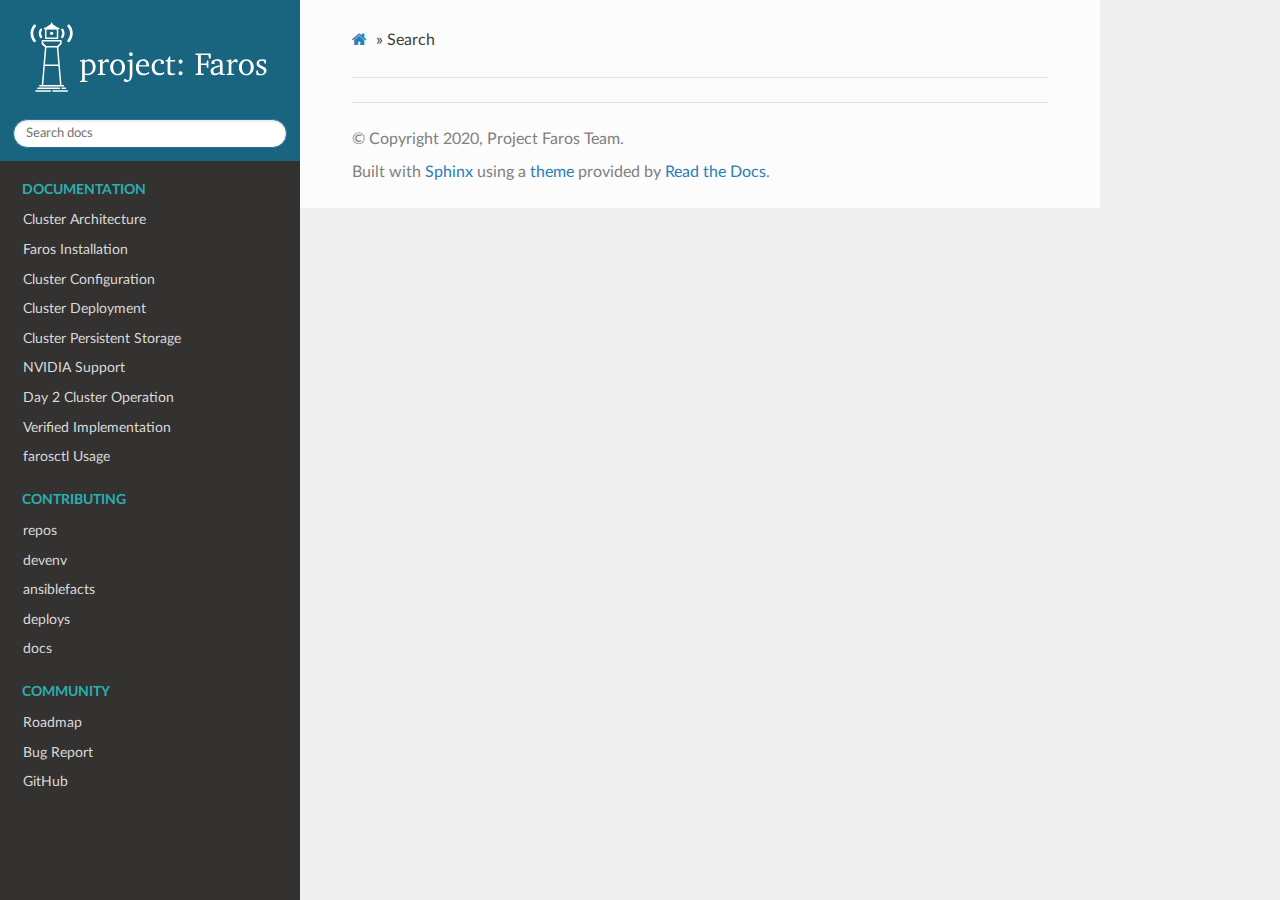
<file: docs/search.html>
<!DOCTYPE html>
<html class="writer-html5" lang="en" >
<head>
  <meta charset="utf-8" />
  
  <meta name="viewport" content="width=device-width, initial-scale=1.0" />
  
  <title>Search &mdash; Faros  documentation</title>
  

  
  <link rel="stylesheet" href="_static/css/theme.css" type="text/css" />
  <link rel="stylesheet" href="_static/pygments.css" type="text/css" />
  <link rel="stylesheet" href="_static/pygments.css" type="text/css" />
  <link rel="stylesheet" href="_static/css/theme.css" type="text/css" />
  <link rel="stylesheet" href="_static/css/custom.css" type="text/css" />

  
  
    <link rel="shortcut icon" href="_static/favicon.ico"/>
  

  
  

  
    <link rel="canonical" href="faros.dev/search.html" />

  
    
  <!--[if lt IE 9]>
    <script src="_static/js/html5shiv.min.js"></script>
  <![endif]-->
  
    
      <script type="text/javascript" id="documentation_options" data-url_root="./" src="_static/documentation_options.js"></script>
        <script data-url_root="./" id="documentation_options" src="_static/documentation_options.js"></script>
        <script src="_static/jquery.js"></script>
        <script src="_static/underscore.js"></script>
        <script src="_static/doctools.js"></script>
    
    <script type="text/javascript" src="_static/js/theme.js"></script>

    
    <script type="text/javascript" src="_static/searchtools.js"></script>
    <script type="text/javascript" src="_static/language_data.js"></script>
    <link rel="index" title="Index" href="genindex.html" />
    <link rel="search" title="Search" href="#" /> 
</head>

<body class="wy-body-for-nav">

   
  <div class="wy-grid-for-nav">
    
    <nav data-toggle="wy-nav-shift" class="wy-nav-side">
      <div class="wy-side-scroll">
        <div class="wy-side-nav-search"  style="background: #19647E" >
          

          
            <a href="index.html">
          

          
            
            <img src="_static/logo_name_white.svg" class="logo" alt="Logo"/>
          
          </a>

          
            
            
          

          
<div role="search">
  <form id="rtd-search-form" class="wy-form" action="#" method="get">
    <input type="text" name="q" placeholder="Search docs" />
    <input type="hidden" name="check_keywords" value="yes" />
    <input type="hidden" name="area" value="default" />
  </form>
</div>

          
        </div>

        
        <div class="wy-menu wy-menu-vertical" data-spy="affix" role="navigation" aria-label="main navigation">
          
            
            
              
            
            
              <p class="caption" role="heading"><span class="caption-text">Documentation</span></p>
<ul>
<li class="toctree-l1"><a class="reference internal" href="architecture.html">Cluster Architecture</a></li>
<li class="toctree-l1"><a class="reference internal" href="installation.html">Faros Installation</a></li>
<li class="toctree-l1"><a class="reference internal" href="configuration.html">Cluster Configuration</a></li>
<li class="toctree-l1"><a class="reference internal" href="deploy.html">Cluster Deployment</a></li>
<li class="toctree-l1"><a class="reference internal" href="storage.html">Cluster Persistent Storage</a></li>
<li class="toctree-l1"><a class="reference internal" href="nvidia.html">NVIDIA Support</a></li>
<li class="toctree-l1"><a class="reference internal" href="operate.html">Day 2 Cluster Operation</a></li>
<li class="toctree-l1"><a class="reference internal" href="example.html">Verified Implementation</a></li>
<li class="toctree-l1"><a class="reference internal" href="farosctl.html">farosctl Usage</a></li>
</ul>
<p class="caption" role="heading"><span class="caption-text">Contributing</span></p>
<ul>
<li class="toctree-l1"><a class="reference external" href="https://faros.dev">repos</a></li>
<li class="toctree-l1"><a class="reference external" href="https://faros.dev">devenv</a></li>
<li class="toctree-l1"><a class="reference external" href="https://faros.dev">ansiblefacts</a></li>
<li class="toctree-l1"><a class="reference external" href="https://faros.dev">deploys</a></li>
<li class="toctree-l1"><a class="reference external" href="https://faros.dev">docs</a></li>
</ul>
<p class="caption" role="heading"><span class="caption-text">Community</span></p>
<ul>
<li class="toctree-l1"><a class="reference external" href="https://github.com/project-faros/cluster-manager/projects/1">Roadmap</a></li>
<li class="toctree-l1"><a class="reference external" href="https://github.com/project-faros/cluster-manager/issues">Bug Report</a></li>
<li class="toctree-l1"><a class="reference external" href="https://github.com/project-faros">GitHub</a></li>
</ul>

            
          
        </div>
        
      </div>
    </nav>

    <section data-toggle="wy-nav-shift" class="wy-nav-content-wrap">

      
      <nav class="wy-nav-top" aria-label="top navigation">
        
          <i data-toggle="wy-nav-top" class="fa fa-bars"></i>
          <a href="index.html">Faros</a>
        
      </nav>


      <div class="wy-nav-content">
        
        <div class="rst-content">
        
          

















<div role="navigation" aria-label="breadcrumbs navigation">

  <ul class="wy-breadcrumbs">
    
      <li><a href="index.html" class="icon icon-home"></a> &raquo;</li>
        
      <li>Search</li>
    
    
      <li class="wy-breadcrumbs-aside">
        
      </li>
    
  </ul>

  
  <hr/>
</div>
          <div role="main" class="document" itemscope="itemscope" itemtype="http://schema.org/Article">
           <div itemprop="articleBody">
            
  <noscript>
  <div id="fallback" class="admonition warning">
    <p class="last">
      Please activate JavaScript to enable the search functionality.
    </p>
  </div>
  </noscript>

  
  <div id="search-results">
  
  </div>

           </div>
           
          </div>
          <footer>

  <hr/>

  <div role="contentinfo">
    <p>
        &#169; Copyright 2020, Project Faros Team.

    </p>
  </div>
    
    
    
    Built with <a href="https://www.sphinx-doc.org/">Sphinx</a> using a
    
    <a href="https://github.com/readthedocs/sphinx_rtd_theme">theme</a>
    
    provided by <a href="https://readthedocs.org">Read the Docs</a>. 

</footer>
        </div>
      </div>

    </section>

  </div>
  

  <script type="text/javascript">
      jQuery(function () {
          SphinxRtdTheme.Navigation.enable(true);
      });
  </script>

  
  
    
  
  <script type="text/javascript">
    jQuery(function() { Search.loadIndex("searchindex.js"); });
  </script>
  
  <script type="text/javascript" id="searchindexloader"></script>
   


</body>
</html>
</file>
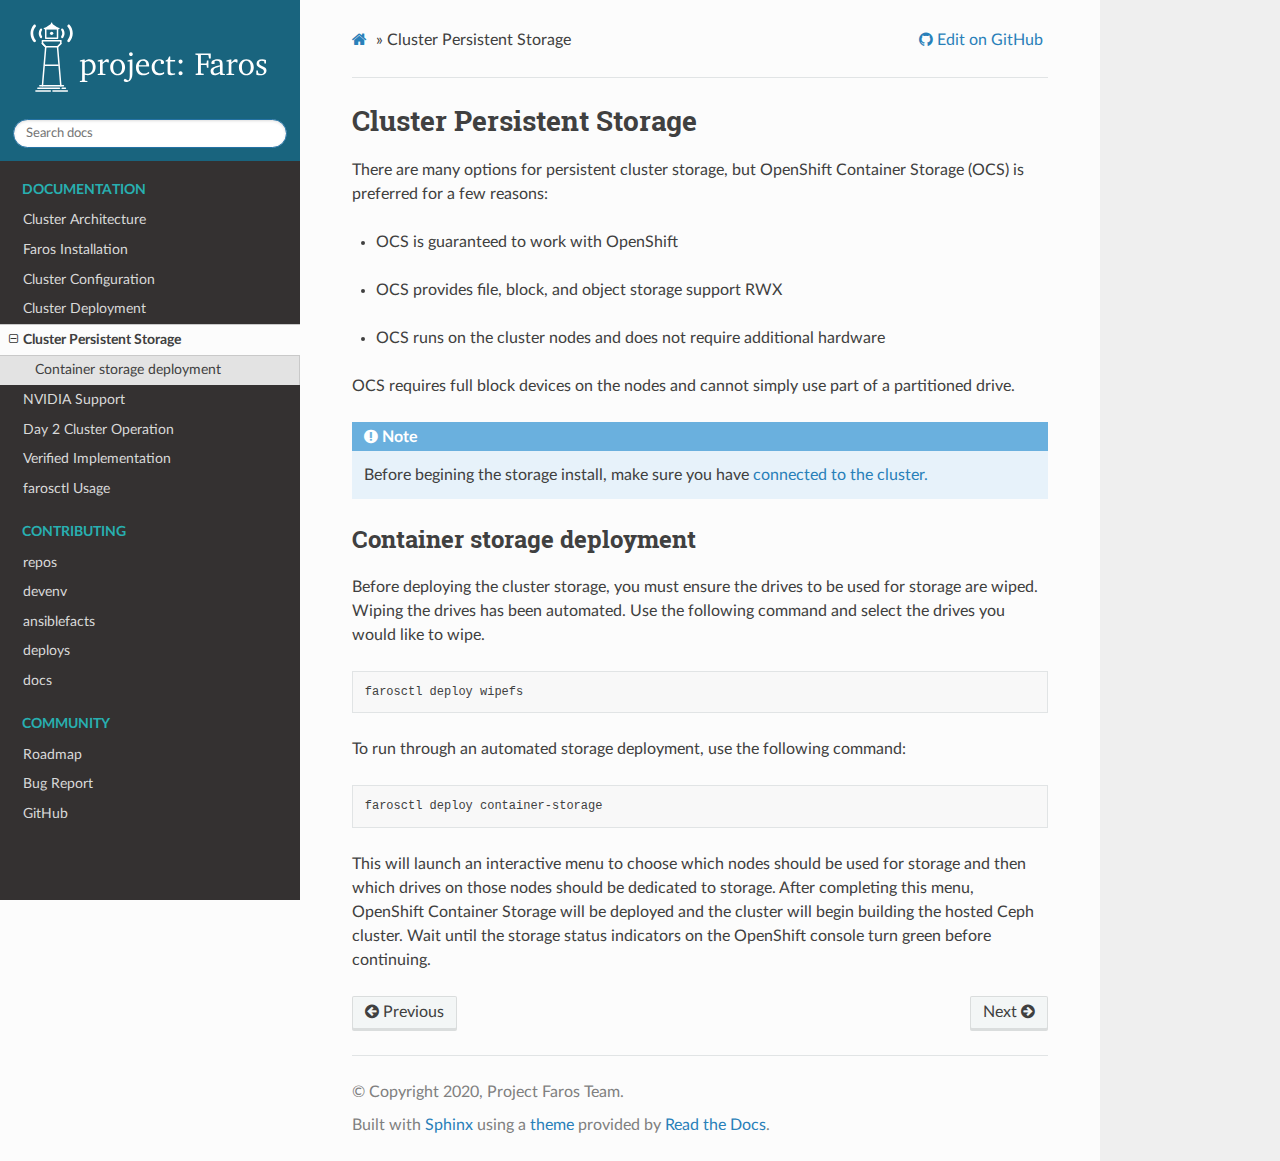
<file: docs/storage.html>
<!DOCTYPE html>
<html class="writer-html5" lang="en" >
<head>
  <meta charset="utf-8" />
  <meta name="generator" content="Docutils 0.17.1: http://docutils.sourceforge.net/" />

  <meta name="viewport" content="width=device-width, initial-scale=1.0" />
  
  <title>Cluster Persistent Storage &mdash; Faros  documentation</title>
  

  
  <link rel="stylesheet" href="_static/css/theme.css" type="text/css" />
  <link rel="stylesheet" href="_static/pygments.css" type="text/css" />
  <link rel="stylesheet" href="_static/pygments.css" type="text/css" />
  <link rel="stylesheet" href="_static/css/theme.css" type="text/css" />
  <link rel="stylesheet" href="_static/css/custom.css" type="text/css" />

  
  
    <link rel="shortcut icon" href="_static/favicon.ico"/>
  

  
  

  
    <link rel="canonical" href="faros.dev/storage.html" />

  
  <!--[if lt IE 9]>
    <script src="_static/js/html5shiv.min.js"></script>
  <![endif]-->
  
    
      <script type="text/javascript" id="documentation_options" data-url_root="./" src="_static/documentation_options.js"></script>
        <script data-url_root="./" id="documentation_options" src="_static/documentation_options.js"></script>
        <script src="_static/jquery.js"></script>
        <script src="_static/underscore.js"></script>
        <script src="_static/doctools.js"></script>
    
    <script type="text/javascript" src="_static/js/theme.js"></script>

    
    <link rel="index" title="Index" href="genindex.html" />
    <link rel="search" title="Search" href="search.html" />
    <link rel="next" title="NVIDIA Support" href="nvidia.html" />
    <link rel="prev" title="Cluster Deployment" href="deploy.html" /> 
</head>

<body class="wy-body-for-nav">

   
  <div class="wy-grid-for-nav">
    
    <nav data-toggle="wy-nav-shift" class="wy-nav-side">
      <div class="wy-side-scroll">
        <div class="wy-side-nav-search"  style="background: #19647E" >
          

          
            <a href="index.html">
          

          
            
            <img src="_static/logo_name_white.svg" class="logo" alt="Logo"/>
          
          </a>

          
            
            
          

          
<div role="search">
  <form id="rtd-search-form" class="wy-form" action="search.html" method="get">
    <input type="text" name="q" placeholder="Search docs" />
    <input type="hidden" name="check_keywords" value="yes" />
    <input type="hidden" name="area" value="default" />
  </form>
</div>

          
        </div>

        
        <div class="wy-menu wy-menu-vertical" data-spy="affix" role="navigation" aria-label="main navigation">
          
            
            
              
            
            
              <p class="caption" role="heading"><span class="caption-text">Documentation</span></p>
<ul class="current">
<li class="toctree-l1"><a class="reference internal" href="architecture.html">Cluster Architecture</a></li>
<li class="toctree-l1"><a class="reference internal" href="installation.html">Faros Installation</a></li>
<li class="toctree-l1"><a class="reference internal" href="configuration.html">Cluster Configuration</a></li>
<li class="toctree-l1"><a class="reference internal" href="deploy.html">Cluster Deployment</a></li>
<li class="toctree-l1 current"><a class="current reference internal" href="#">Cluster Persistent Storage</a><ul>
<li class="toctree-l2"><a class="reference internal" href="#container-storage-deployment">Container storage deployment</a></li>
</ul>
</li>
<li class="toctree-l1"><a class="reference internal" href="nvidia.html">NVIDIA Support</a></li>
<li class="toctree-l1"><a class="reference internal" href="operate.html">Day 2 Cluster Operation</a></li>
<li class="toctree-l1"><a class="reference internal" href="example.html">Verified Implementation</a></li>
<li class="toctree-l1"><a class="reference internal" href="farosctl.html">farosctl Usage</a></li>
</ul>
<p class="caption" role="heading"><span class="caption-text">Contributing</span></p>
<ul>
<li class="toctree-l1"><a class="reference external" href="https://faros.dev">repos</a></li>
<li class="toctree-l1"><a class="reference external" href="https://faros.dev">devenv</a></li>
<li class="toctree-l1"><a class="reference external" href="https://faros.dev">ansiblefacts</a></li>
<li class="toctree-l1"><a class="reference external" href="https://faros.dev">deploys</a></li>
<li class="toctree-l1"><a class="reference external" href="https://faros.dev">docs</a></li>
</ul>
<p class="caption" role="heading"><span class="caption-text">Community</span></p>
<ul>
<li class="toctree-l1"><a class="reference external" href="https://github.com/project-faros/cluster-manager/projects/1">Roadmap</a></li>
<li class="toctree-l1"><a class="reference external" href="https://github.com/project-faros/cluster-manager/issues">Bug Report</a></li>
<li class="toctree-l1"><a class="reference external" href="https://github.com/project-faros">GitHub</a></li>
</ul>

            
          
        </div>
        
      </div>
    </nav>

    <section data-toggle="wy-nav-shift" class="wy-nav-content-wrap">

      
      <nav class="wy-nav-top" aria-label="top navigation">
        
          <i data-toggle="wy-nav-top" class="fa fa-bars"></i>
          <a href="index.html">Faros</a>
        
      </nav>


      <div class="wy-nav-content">
        
        <div class="rst-content">
        
          



















<div role="navigation" aria-label="breadcrumbs navigation">

  <ul class="wy-breadcrumbs">
    
      <li><a href="index.html" class="icon icon-home"></a> &raquo;</li>
        
      <li>Cluster Persistent Storage</li>
    
    
      <li class="wy-breadcrumbs-aside">
        
          
            
              <!-- User defined GitHub URL -->
              <a href="https://github.com/project-faros/faros.dev/blob/master/source/storage.rst" class="fa fa-github"> Edit on GitHub</a>
            
          
        
      </li>
    
  </ul>

  
  <hr/>
</div>
          <div role="main" class="document" itemscope="itemscope" itemtype="http://schema.org/Article">
           <div itemprop="articleBody">
            
  <section id="cluster-persistent-storage">
<h1>Cluster Persistent Storage<a class="headerlink" href="#cluster-persistent-storage" title="Permalink to this headline">¶</a></h1>
<p>There are many options for persistent cluster storage, but OpenShift Container
Storage (OCS) is preferred for a few reasons:</p>
<blockquote>
<div><ul class="simple">
<li><p>OCS is guaranteed to work with OpenShift</p></li>
<li><p>OCS provides file, block, and object storage support RWX</p></li>
<li><p>OCS runs on the cluster nodes and does not require additional hardware</p></li>
</ul>
</div></blockquote>
<p>OCS requires full block devices on the nodes and cannot simply use part of a
partitioned drive.</p>
<div class="admonition note">
<p class="admonition-title">Note</p>
<p>Before begining the storage install, make sure you have <a class="reference external" href="https://faros.dev/deploy.html#connecting-to-the-cluster">connected to the
cluster.</a></p>
</div>
<section id="container-storage-deployment">
<h2>Container storage deployment<a class="headerlink" href="#container-storage-deployment" title="Permalink to this headline">¶</a></h2>
<p>Before deploying the cluster storage, you must ensure the drives to be used for
storage are wiped. Wiping the drives has been automated. Use the following
command and select the drives you would like to wipe.</p>
<div class="highlight-bash notranslate"><div class="highlight"><pre><span></span>farosctl deploy wipefs
</pre></div>
</div>
<p>To run through an automated storage deployment, use the following command:</p>
<div class="highlight-bash notranslate"><div class="highlight"><pre><span></span>farosctl deploy container-storage
</pre></div>
</div>
<p>This will launch an interactive menu to choose which nodes should be used for
storage and then which drives on those nodes should be dedicated to storage.
After completing this menu, OpenShift Container Storage will be deployed and
the cluster will begin building the hosted Ceph cluster. Wait until the storage
status indicators on the OpenShift console turn green before continuing.</p>
</section>
</section>


           </div>
           
          </div>
          <footer>
    <div class="rst-footer-buttons" role="navigation" aria-label="footer navigation">
        <a href="nvidia.html" class="btn btn-neutral float-right" title="NVIDIA Support" accesskey="n" rel="next">Next <span class="fa fa-arrow-circle-right" aria-hidden="true"></span></a>
        <a href="deploy.html" class="btn btn-neutral float-left" title="Cluster Deployment" accesskey="p" rel="prev"><span class="fa fa-arrow-circle-left" aria-hidden="true"></span> Previous</a>
    </div>

  <hr/>

  <div role="contentinfo">
    <p>
        &#169; Copyright 2020, Project Faros Team.

    </p>
  </div>
    
    
    
    Built with <a href="https://www.sphinx-doc.org/">Sphinx</a> using a
    
    <a href="https://github.com/readthedocs/sphinx_rtd_theme">theme</a>
    
    provided by <a href="https://readthedocs.org">Read the Docs</a>. 

</footer>
        </div>
      </div>

    </section>

  </div>
  

  <script type="text/javascript">
      jQuery(function () {
          SphinxRtdTheme.Navigation.enable(true);
      });
  </script>

  
  
    
   

</body>
</html>
</file>
<file: docs/_static/css/theme.css>
html{box-sizing:border-box}*,:after,:before{box-sizing:inherit}article,aside,details,figcaption,figure,footer,header,hgroup,nav,section{display:block}audio,canvas,video{display:inline-block;*display:inline;*zoom:1}[hidden],audio:not([controls]){display:none}*{-webkit-box-sizing:border-box;-moz-box-sizing:border-box;box-sizing:border-box}html{font-size:100%;-webkit-text-size-adjust:100%;-ms-text-size-adjust:100%}body{margin:0}a:active,a:hover{outline:0}abbr[title]{border-bottom:1px dotted}b,strong{font-weight:700}blockquote{margin:0}dfn{font-style:italic}ins{background:#ff9;text-decoration:none}ins,mark{color:#000}mark{background:#ff0;font-style:italic;font-weight:700}.rst-content code,.rst-content tt,code,kbd,pre,samp{font-family:monospace,serif;_font-family:courier new,monospace;font-size:1em}pre{white-space:pre}q{quotes:none}q:after,q:before{content:"";content:none}small{font-size:85%}sub,sup{font-size:75%;line-height:0;position:relative;vertical-align:baseline}sup{top:-.5em}sub{bottom:-.25em}dl,ol,ul{margin:0;padding:0;list-style:none;list-style-image:none}li{list-style:none}dd{margin:0}img{border:0;-ms-interpolation-mode:bicubic;vertical-align:middle;max-width:100%}svg:not(:root){overflow:hidden}figure,form{margin:0}label{cursor:pointer}button,input,select,textarea{font-size:100%;margin:0;vertical-align:baseline;*vertical-align:middle}button,input{line-height:normal}button,input[type=button],input[type=reset],input[type=submit]{cursor:pointer;-webkit-appearance:button;*overflow:visible}button[disabled],input[disabled]{cursor:default}input[type=search]{-webkit-appearance:textfield;-moz-box-sizing:content-box;-webkit-box-sizing:content-box;box-sizing:content-box}textarea{resize:vertical}table{border-collapse:collapse;border-spacing:0}td{vertical-align:top}.chromeframe{margin:.2em 0;background:#ccc;color:#000;padding:.2em 0}.ir{display:block;border:0;text-indent:-999em;overflow:hidden;background-color:transparent;background-repeat:no-repeat;text-align:left;direction:ltr;*line-height:0}.ir br{display:none}.hidden{display:none!important;visibility:hidden}.visuallyhidden{border:0;clip:rect(0 0 0 0);height:1px;margin:-1px;overflow:hidden;padding:0;position:absolute;width:1px}.visuallyhidden.focusable:active,.visuallyhidden.focusable:focus{clip:auto;height:auto;margin:0;overflow:visible;position:static;width:auto}.invisible{visibility:hidden}.relative{position:relative}big,small{font-size:100%}@media print{body,html,section{background:none!important}*{box-shadow:none!important;text-shadow:none!important;filter:none!important;-ms-filter:none!important}a,a:visited{text-decoration:underline}.ir a:after,a[href^="#"]:after,a[href^="javascript:"]:after{content:""}blockquote,pre{page-break-inside:avoid}thead{display:table-header-group}img,tr{page-break-inside:avoid}img{max-width:100%!important}@page{margin:.5cm}.rst-content .toctree-wrapper>p.caption,h2,h3,p{orphans:3;widows:3}.rst-content .toctree-wrapper>p.caption,h2,h3{page-break-after:avoid}}.btn,.fa:before,.icon:before,.rst-content .admonition,.rst-content .admonition-title:before,.rst-content .admonition-todo,.rst-content .attention,.rst-content .caution,.rst-content .code-block-caption .headerlink:before,.rst-content .danger,.rst-content .error,.rst-content .hint,.rst-content .important,.rst-content .note,.rst-content .seealso,.rst-content .tip,.rst-content .warning,.rst-content code.download span:first-child:before,.rst-content dl dt .headerlink:before,.rst-content h1 .headerlink:before,.rst-content h2 .headerlink:before,.rst-content h3 .headerlink:before,.rst-content h4 .headerlink:before,.rst-content h5 .headerlink:before,.rst-content h6 .headerlink:before,.rst-content p.caption .headerlink:before,.rst-content table>caption .headerlink:before,.rst-content tt.download span:first-child:before,.wy-alert,.wy-dropdown .caret:before,.wy-inline-validate.wy-inline-validate-danger .wy-input-context:before,.wy-inline-validate.wy-inline-validate-info .wy-input-context:before,.wy-inline-validate.wy-inline-validate-success .wy-input-context:before,.wy-inline-validate.wy-inline-validate-warning .wy-input-context:before,.wy-menu-vertical li.current>a,.wy-menu-vertical li.current>a span.toctree-expand:before,.wy-menu-vertical li.on a,.wy-menu-vertical li.on a span.toctree-expand:before,.wy-menu-vertical li span.toctree-expand:before,.wy-nav-top a,.wy-side-nav-search .wy-dropdown>a,.wy-side-nav-search>a,input[type=color],input[type=date],input[type=datetime-local],input[type=datetime],input[type=email],input[type=month],input[type=number],input[type=password],input[type=search],input[type=tel],input[type=text],input[type=time],input[type=url],input[type=week],select,textarea{-webkit-font-smoothing:antialiased}.clearfix{*zoom:1}.clearfix:after,.clearfix:before{display:table;content:""}.clearfix:after{clear:both}/*!
 *  Font Awesome 4.7.0 by @davegandy - http://fontawesome.io - @fontawesome
 *  License - http://fontawesome.io/license (Font: SIL OFL 1.1, CSS: MIT License)
 */@font-face{font-family:FontAwesome;src:url(fonts/fontawesome-webfont.eot?674f50d287a8c48dc19ba404d20fe713);src:url(fonts/fontawesome-webfont.eot?674f50d287a8c48dc19ba404d20fe713?#iefix&v=4.7.0) format("embedded-opentype"),url(fonts/fontawesome-webfont.woff2?af7ae505a9eed503f8b8e6982036873e) format("woff2"),url(fonts/fontawesome-webfont.woff?fee66e712a8a08eef5805a46892932ad) format("woff"),url(fonts/fontawesome-webfont.ttf?b06871f281fee6b241d60582ae9369b9) format("truetype"),url(fonts/fontawesome-webfont.svg?912ec66d7572ff821749319396470bde#fontawesomeregular) format("svg");font-weight:400;font-style:normal}.fa,.icon,.rst-content .admonition-title,.rst-content .code-block-caption .headerlink,.rst-content code.download span:first-child,.rst-content dl dt .headerlink,.rst-content h1 .headerlink,.rst-content h2 .headerlink,.rst-content h3 .headerlink,.rst-content h4 .headerlink,.rst-content h5 .headerlink,.rst-content h6 .headerlink,.rst-content p.caption .headerlink,.rst-content table>caption .headerlink,.rst-content tt.download span:first-child,.wy-menu-vertical li.current>a span.toctree-expand,.wy-menu-vertical li.on a span.toctree-expand,.wy-menu-vertical li span.toctree-expand{display:inline-block;font:normal normal normal 14px/1 FontAwesome;font-size:inherit;text-rendering:auto;-webkit-font-smoothing:antialiased;-moz-osx-font-smoothing:grayscale}.fa-lg{font-size:1.33333em;line-height:.75em;vertical-align:-15%}.fa-2x{font-size:2em}.fa-3x{font-size:3em}.fa-4x{font-size:4em}.fa-5x{font-size:5em}.fa-fw{width:1.28571em;text-align:center}.fa-ul{padding-left:0;margin-left:2.14286em;list-style-type:none}.fa-ul>li{position:relative}.fa-li{position:absolute;left:-2.14286em;width:2.14286em;top:.14286em;text-align:center}.fa-li.fa-lg{left:-1.85714em}.fa-border{padding:.2em .25em .15em;border:.08em solid #eee;border-radius:.1em}.fa-pull-left{float:left}.fa-pull-right{float:right}.fa-pull-left.icon,.fa.fa-pull-left,.rst-content .code-block-caption .fa-pull-left.headerlink,.rst-content .fa-pull-left.admonition-title,.rst-content code.download span.fa-pull-left:first-child,.rst-content dl dt .fa-pull-left.headerlink,.rst-content h1 .fa-pull-left.headerlink,.rst-content h2 .fa-pull-left.headerlink,.rst-content h3 .fa-pull-left.headerlink,.rst-content h4 .fa-pull-left.headerlink,.rst-content h5 .fa-pull-left.headerlink,.rst-content h6 .fa-pull-left.headerlink,.rst-content p.caption .fa-pull-left.headerlink,.rst-content table>caption .fa-pull-left.headerlink,.rst-content tt.download span.fa-pull-left:first-child,.wy-menu-vertical li.current>a span.fa-pull-left.toctree-expand,.wy-menu-vertical li.on a span.fa-pull-left.toctree-expand,.wy-menu-vertical li span.fa-pull-left.toctree-expand{margin-right:.3em}.fa-pull-right.icon,.fa.fa-pull-right,.rst-content .code-block-caption .fa-pull-right.headerlink,.rst-content .fa-pull-right.admonition-title,.rst-content code.download span.fa-pull-right:first-child,.rst-content dl dt .fa-pull-right.headerlink,.rst-content h1 .fa-pull-right.headerlink,.rst-content h2 .fa-pull-right.headerlink,.rst-content h3 .fa-pull-right.headerlink,.rst-content h4 .fa-pull-right.headerlink,.rst-content h5 .fa-pull-right.headerlink,.rst-content h6 .fa-pull-right.headerlink,.rst-content p.caption .fa-pull-right.headerlink,.rst-content table>caption .fa-pull-right.headerlink,.rst-content tt.download span.fa-pull-right:first-child,.wy-menu-vertical li.current>a span.fa-pull-right.toctree-expand,.wy-menu-vertical li.on a span.fa-pull-right.toctree-expand,.wy-menu-vertical li span.fa-pull-right.toctree-expand{margin-left:.3em}.pull-right{float:right}.pull-left{float:left}.fa.pull-left,.pull-left.icon,.rst-content .code-block-caption .pull-left.headerlink,.rst-content .pull-left.admonition-title,.rst-content code.download span.pull-left:first-child,.rst-content dl dt .pull-left.headerlink,.rst-content h1 .pull-left.headerlink,.rst-content h2 .pull-left.headerlink,.rst-content h3 .pull-left.headerlink,.rst-content h4 .pull-left.headerlink,.rst-content h5 .pull-left.headerlink,.rst-content h6 .pull-left.headerlink,.rst-content p.caption .pull-left.headerlink,.rst-content table>caption .pull-left.headerlink,.rst-content tt.download span.pull-left:first-child,.wy-menu-vertical li.current>a span.pull-left.toctree-expand,.wy-menu-vertical li.on a span.pull-left.toctree-expand,.wy-menu-vertical li span.pull-left.toctree-expand{margin-right:.3em}.fa.pull-right,.pull-right.icon,.rst-content .code-block-caption .pull-right.headerlink,.rst-content .pull-right.admonition-title,.rst-content code.download span.pull-right:first-child,.rst-content dl dt .pull-right.headerlink,.rst-content h1 .pull-right.headerlink,.rst-content h2 .pull-right.headerlink,.rst-content h3 .pull-right.headerlink,.rst-content h4 .pull-right.headerlink,.rst-content h5 .pull-right.headerlink,.rst-content h6 .pull-right.headerlink,.rst-content p.caption .pull-right.headerlink,.rst-content table>caption .pull-right.headerlink,.rst-content tt.download span.pull-right:first-child,.wy-menu-vertical li.current>a span.pull-right.toctree-expand,.wy-menu-vertical li.on a span.pull-right.toctree-expand,.wy-menu-vertical li span.pull-right.toctree-expand{margin-left:.3em}.fa-spin{-webkit-animation:fa-spin 2s linear infinite;animation:fa-spin 2s linear infinite}.fa-pulse{-webkit-animation:fa-spin 1s steps(8) infinite;animation:fa-spin 1s steps(8) infinite}@-webkit-keyframes fa-spin{0%{-webkit-transform:rotate(0deg);transform:rotate(0deg)}to{-webkit-transform:rotate(359deg);transform:rotate(359deg)}}@keyframes fa-spin{0%{-webkit-transform:rotate(0deg);transform:rotate(0deg)}to{-webkit-transform:rotate(359deg);transform:rotate(359deg)}}.fa-rotate-90{-ms-filter:"progid:DXImageTransform.Microsoft.BasicImage(rotation=1)";-webkit-transform:rotate(90deg);-ms-transform:rotate(90deg);transform:rotate(90deg)}.fa-rotate-180{-ms-filter:"progid:DXImageTransform.Microsoft.BasicImage(rotation=2)";-webkit-transform:rotate(180deg);-ms-transform:rotate(180deg);transform:rotate(180deg)}.fa-rotate-270{-ms-filter:"progid:DXImageTransform.Microsoft.BasicImage(rotation=3)";-webkit-transform:rotate(270deg);-ms-transform:rotate(270deg);transform:rotate(270deg)}.fa-flip-horizontal{-ms-filter:"progid:DXImageTransform.Microsoft.BasicImage(rotation=0, mirror=1)";-webkit-transform:scaleX(-1);-ms-transform:scaleX(-1);transform:scaleX(-1)}.fa-flip-vertical{-ms-filter:"progid:DXImageTransform.Microsoft.BasicImage(rotation=2, mirror=1)";-webkit-transform:scaleY(-1);-ms-transform:scaleY(-1);transform:scaleY(-1)}:root .fa-flip-horizontal,:root .fa-flip-vertical,:root .fa-rotate-90,:root .fa-rotate-180,:root .fa-rotate-270{filter:none}.fa-stack{position:relative;display:inline-block;width:2em;height:2em;line-height:2em;vertical-align:middle}.fa-stack-1x,.fa-stack-2x{position:absolute;left:0;width:100%;text-align:center}.fa-stack-1x{line-height:inherit}.fa-stack-2x{font-size:2em}.fa-inverse{color:#fff}.fa-glass:before{content:""}.fa-music:before{content:""}.fa-search:before,.icon-search:before{content:""}.fa-envelope-o:before{content:""}.fa-heart:before{content:""}.fa-star:before{content:""}.fa-star-o:before{content:""}.fa-user:before{content:""}.fa-film:before{content:""}.fa-th-large:before{content:""}.fa-th:before{content:""}.fa-th-list:before{content:""}.fa-check:before{content:""}.fa-close:before,.fa-remove:before,.fa-times:before{content:""}.fa-search-plus:before{content:""}.fa-search-minus:before{content:""}.fa-power-off:before{content:""}.fa-signal:before{content:""}.fa-cog:before,.fa-gear:before{content:""}.fa-trash-o:before{content:""}.fa-home:before,.icon-home:before{content:""}.fa-file-o:before{content:""}.fa-clock-o:before{content:""}.fa-road:before{content:""}.fa-download:before,.rst-content code.download span:first-child:before,.rst-content tt.download span:first-child:before{content:""}.fa-arrow-circle-o-down:before{content:""}.fa-arrow-circle-o-up:before{content:""}.fa-inbox:before{content:""}.fa-play-circle-o:before{content:""}.fa-repeat:before,.fa-rotate-right:before{content:""}.fa-refresh:before{content:""}.fa-list-alt:before{content:""}.fa-lock:before{content:""}.fa-flag:before{content:""}.fa-headphones:before{content:""}.fa-volume-off:before{content:""}.fa-volume-down:before{content:""}.fa-volume-up:before{content:""}.fa-qrcode:before{content:""}.fa-barcode:before{content:""}.fa-tag:before{content:""}.fa-tags:before{content:""}.fa-book:before,.icon-book:before{content:""}.fa-bookmark:before{content:""}.fa-print:before{content:""}.fa-camera:before{content:""}.fa-font:before{content:""}.fa-bold:before{content:""}.fa-italic:before{content:""}.fa-text-height:before{content:""}.fa-text-width:before{content:""}.fa-align-left:before{content:""}.fa-align-center:before{content:""}.fa-align-right:before{content:""}.fa-align-justify:before{content:""}.fa-list:before{content:""}.fa-dedent:before,.fa-outdent:before{content:""}.fa-indent:before{content:""}.fa-video-camera:before{content:""}.fa-image:before,.fa-photo:before,.fa-picture-o:before{content:""}.fa-pencil:before{content:""}.fa-map-marker:before{content:""}.fa-adjust:before{content:""}.fa-tint:before{content:""}.fa-edit:before,.fa-pencil-square-o:before{content:""}.fa-share-square-o:before{content:""}.fa-check-square-o:before{content:""}.fa-arrows:before{content:""}.fa-step-backward:before{content:""}.fa-fast-backward:before{content:""}.fa-backward:before{content:""}.fa-play:before{content:""}.fa-pause:before{content:""}.fa-stop:before{content:""}.fa-forward:before{content:""}.fa-fast-forward:before{content:""}.fa-step-forward:before{content:""}.fa-eject:before{content:""}.fa-chevron-left:before{content:""}.fa-chevron-right:before{content:""}.fa-plus-circle:before{content:""}.fa-minus-circle:before{content:""}.fa-times-circle:before,.wy-inline-validate.wy-inline-validate-danger .wy-input-context:before{content:""}.fa-check-circle:before,.wy-inline-validate.wy-inline-validate-success .wy-input-context:before{content:""}.fa-question-circle:before{content:""}.fa-info-circle:before{content:""}.fa-crosshairs:before{content:""}.fa-times-circle-o:before{content:""}.fa-check-circle-o:before{content:""}.fa-ban:before{content:""}.fa-arrow-left:before{content:""}.fa-arrow-right:before{content:""}.fa-arrow-up:before{content:""}.fa-arrow-down:before{content:""}.fa-mail-forward:before,.fa-share:before{content:""}.fa-expand:before{content:""}.fa-compress:before{content:""}.fa-plus:before{content:""}.fa-minus:before{content:""}.fa-asterisk:before{content:""}.fa-exclamation-circle:before,.rst-content .admonition-title:before,.wy-inline-validate.wy-inline-validate-info .wy-input-context:before,.wy-inline-validate.wy-inline-validate-warning .wy-input-context:before{content:""}.fa-gift:before{content:""}.fa-leaf:before{content:""}.fa-fire:before,.icon-fire:before{content:""}.fa-eye:before{content:""}.fa-eye-slash:before{content:""}.fa-exclamation-triangle:before,.fa-warning:before{content:""}.fa-plane:before{content:""}.fa-calendar:before{content:""}.fa-random:before{content:""}.fa-comment:before{content:""}.fa-magnet:before{content:""}.fa-chevron-up:before{content:""}.fa-chevron-down:before{content:""}.fa-retweet:before{content:""}.fa-shopping-cart:before{content:""}.fa-folder:before{content:""}.fa-folder-open:before{content:""}.fa-arrows-v:before{content:""}.fa-arrows-h:before{content:""}.fa-bar-chart-o:before,.fa-bar-chart:before{content:""}.fa-twitter-square:before{content:""}.fa-facebook-square:before{content:""}.fa-camera-retro:before{content:""}.fa-key:before{content:""}.fa-cogs:before,.fa-gears:before{content:""}.fa-comments:before{content:""}.fa-thumbs-o-up:before{content:""}.fa-thumbs-o-down:before{content:""}.fa-star-half:before{content:""}.fa-heart-o:before{content:""}.fa-sign-out:before{content:""}.fa-linkedin-square:before{content:""}.fa-thumb-tack:before{content:""}.fa-external-link:before{content:""}.fa-sign-in:before{content:""}.fa-trophy:before{content:""}.fa-github-square:before{content:""}.fa-upload:before{content:""}.fa-lemon-o:before{content:""}.fa-phone:before{content:""}.fa-square-o:before{content:""}.fa-bookmark-o:before{content:""}.fa-phone-square:before{content:""}.fa-twitter:before{content:""}.fa-facebook-f:before,.fa-facebook:before{content:""}.fa-github:before,.icon-github:before{content:""}.fa-unlock:before{content:""}.fa-credit-card:before{content:""}.fa-feed:before,.fa-rss:before{content:""}.fa-hdd-o:before{content:""}.fa-bullhorn:before{content:""}.fa-bell:before{content:""}.fa-certificate:before{content:""}.fa-hand-o-right:before{content:""}.fa-hand-o-left:before{content:""}.fa-hand-o-up:before{content:""}.fa-hand-o-down:before{content:""}.fa-arrow-circle-left:before,.icon-circle-arrow-left:before{content:""}.fa-arrow-circle-right:before,.icon-circle-arrow-right:before{content:""}.fa-arrow-circle-up:before{content:""}.fa-arrow-circle-down:before{content:""}.fa-globe:before{content:""}.fa-wrench:before{content:""}.fa-tasks:before{content:""}.fa-filter:before{content:""}.fa-briefcase:before{content:""}.fa-arrows-alt:before{content:""}.fa-group:before,.fa-users:before{content:""}.fa-chain:before,.fa-link:before,.icon-link:before{content:""}.fa-cloud:before{content:""}.fa-flask:before{content:""}.fa-cut:before,.fa-scissors:before{content:""}.fa-copy:before,.fa-files-o:before{content:""}.fa-paperclip:before{content:""}.fa-floppy-o:before,.fa-save:before{content:""}.fa-square:before{content:""}.fa-bars:before,.fa-navicon:before,.fa-reorder:before{content:""}.fa-list-ul:before{content:""}.fa-list-ol:before{content:""}.fa-strikethrough:before{content:""}.fa-underline:before{content:""}.fa-table:before{content:""}.fa-magic:before{content:""}.fa-truck:before{content:""}.fa-pinterest:before{content:""}.fa-pinterest-square:before{content:""}.fa-google-plus-square:before{content:""}.fa-google-plus:before{content:""}.fa-money:before{content:""}.fa-caret-down:before,.icon-caret-down:before,.wy-dropdown .caret:before{content:""}.fa-caret-up:before{content:""}.fa-caret-left:before{content:""}.fa-caret-right:before{content:""}.fa-columns:before{content:""}.fa-sort:before,.fa-unsorted:before{content:""}.fa-sort-desc:before,.fa-sort-down:before{content:""}.fa-sort-asc:before,.fa-sort-up:before{content:""}.fa-envelope:before{content:""}.fa-linkedin:before{content:""}.fa-rotate-left:before,.fa-undo:before{content:""}.fa-gavel:before,.fa-legal:before{content:""}.fa-dashboard:before,.fa-tachometer:before{content:""}.fa-comment-o:before{content:""}.fa-comments-o:before{content:""}.fa-bolt:before,.fa-flash:before{content:""}.fa-sitemap:before{content:""}.fa-umbrella:before{content:""}.fa-clipboard:before,.fa-paste:before{content:""}.fa-lightbulb-o:before{content:""}.fa-exchange:before{content:""}.fa-cloud-download:before{content:""}.fa-cloud-upload:before{content:""}.fa-user-md:before{content:""}.fa-stethoscope:before{content:""}.fa-suitcase:before{content:""}.fa-bell-o:before{content:""}.fa-coffee:before{content:""}.fa-cutlery:before{content:""}.fa-file-text-o:before{content:""}.fa-building-o:before{content:""}.fa-hospital-o:before{content:""}.fa-ambulance:before{content:""}.fa-medkit:before{content:""}.fa-fighter-jet:before{content:""}.fa-beer:before{content:""}.fa-h-square:before{content:""}.fa-plus-square:before{content:""}.fa-angle-double-left:before{content:""}.fa-angle-double-right:before{content:""}.fa-angle-double-up:before{content:""}.fa-angle-double-down:before{content:""}.fa-angle-left:before{content:""}.fa-angle-right:before{content:""}.fa-angle-up:before{content:""}.fa-angle-down:before{content:""}.fa-desktop:before{content:""}.fa-laptop:before{content:""}.fa-tablet:before{content:""}.fa-mobile-phone:before,.fa-mobile:before{content:""}.fa-circle-o:before{content:""}.fa-quote-left:before{content:""}.fa-quote-right:before{content:""}.fa-spinner:before{content:""}.fa-circle:before{content:""}.fa-mail-reply:before,.fa-reply:before{content:""}.fa-github-alt:before{content:""}.fa-folder-o:before{content:""}.fa-folder-open-o:before{content:""}.fa-smile-o:before{content:""}.fa-frown-o:before{content:""}.fa-meh-o:before{content:""}.fa-gamepad:before{content:""}.fa-keyboard-o:before{content:""}.fa-flag-o:before{content:""}.fa-flag-checkered:before{content:""}.fa-terminal:before{content:""}.fa-code:before{content:""}.fa-mail-reply-all:before,.fa-reply-all:before{content:""}.fa-star-half-empty:before,.fa-star-half-full:before,.fa-star-half-o:before{content:""}.fa-location-arrow:before{content:""}.fa-crop:before{content:""}.fa-code-fork:before{content:""}.fa-chain-broken:before,.fa-unlink:before{content:""}.fa-question:before{content:""}.fa-info:before{content:""}.fa-exclamation:before{content:""}.fa-superscript:before{content:""}.fa-subscript:before{content:""}.fa-eraser:before{content:""}.fa-puzzle-piece:before{content:""}.fa-microphone:before{content:""}.fa-microphone-slash:before{content:""}.fa-shield:before{content:""}.fa-calendar-o:before{content:""}.fa-fire-extinguisher:before{content:""}.fa-rocket:before{content:""}.fa-maxcdn:before{content:""}.fa-chevron-circle-left:before{content:""}.fa-chevron-circle-right:before{content:""}.fa-chevron-circle-up:before{content:""}.fa-chevron-circle-down:before{content:""}.fa-html5:before{content:""}.fa-css3:before{content:""}.fa-anchor:before{content:""}.fa-unlock-alt:before{content:""}.fa-bullseye:before{content:""}.fa-ellipsis-h:before{content:""}.fa-ellipsis-v:before{content:""}.fa-rss-square:before{content:""}.fa-play-circle:before{content:""}.fa-ticket:before{content:""}.fa-minus-square:before{content:""}.fa-minus-square-o:before,.wy-menu-vertical li.current>a span.toctree-expand:before,.wy-menu-vertical li.on a span.toctree-expand:before{content:""}.fa-level-up:before{content:""}.fa-level-down:before{content:""}.fa-check-square:before{content:""}.fa-pencil-square:before{content:""}.fa-external-link-square:before{content:""}.fa-share-square:before{content:""}.fa-compass:before{content:""}.fa-caret-square-o-down:before,.fa-toggle-down:before{content:""}.fa-caret-square-o-up:before,.fa-toggle-up:before{content:""}.fa-caret-square-o-right:before,.fa-toggle-right:before{content:""}.fa-eur:before,.fa-euro:before{content:""}.fa-gbp:before{content:""}.fa-dollar:before,.fa-usd:before{content:""}.fa-inr:before,.fa-rupee:before{content:""}.fa-cny:before,.fa-jpy:before,.fa-rmb:before,.fa-yen:before{content:""}.fa-rouble:before,.fa-rub:before,.fa-ruble:before{content:""}.fa-krw:before,.fa-won:before{content:""}.fa-bitcoin:before,.fa-btc:before{content:""}.fa-file:before{content:""}.fa-file-text:before{content:""}.fa-sort-alpha-asc:before{content:""}.fa-sort-alpha-desc:before{content:""}.fa-sort-amount-asc:before{content:""}.fa-sort-amount-desc:before{content:""}.fa-sort-numeric-asc:before{content:""}.fa-sort-numeric-desc:before{content:""}.fa-thumbs-up:before{content:""}.fa-thumbs-down:before{content:""}.fa-youtube-square:before{content:""}.fa-youtube:before{content:""}.fa-xing:before{content:""}.fa-xing-square:before{content:""}.fa-youtube-play:before{content:""}.fa-dropbox:before{content:""}.fa-stack-overflow:before{content:""}.fa-instagram:before{content:""}.fa-flickr:before{content:""}.fa-adn:before{content:""}.fa-bitbucket:before,.icon-bitbucket:before{content:""}.fa-bitbucket-square:before{content:""}.fa-tumblr:before{content:""}.fa-tumblr-square:before{content:""}.fa-long-arrow-down:before{content:""}.fa-long-arrow-up:before{content:""}.fa-long-arrow-left:before{content:""}.fa-long-arrow-right:before{content:""}.fa-apple:before{content:""}.fa-windows:before{content:""}.fa-android:before{content:""}.fa-linux:before{content:""}.fa-dribbble:before{content:""}.fa-skype:before{content:""}.fa-foursquare:before{content:""}.fa-trello:before{content:""}.fa-female:before{content:""}.fa-male:before{content:""}.fa-gittip:before,.fa-gratipay:before{content:""}.fa-sun-o:before{content:""}.fa-moon-o:before{content:""}.fa-archive:before{content:""}.fa-bug:before{content:""}.fa-vk:before{content:""}.fa-weibo:before{content:""}.fa-renren:before{content:""}.fa-pagelines:before{content:""}.fa-stack-exchange:before{content:""}.fa-arrow-circle-o-right:before{content:""}.fa-arrow-circle-o-left:before{content:""}.fa-caret-square-o-left:before,.fa-toggle-left:before{content:""}.fa-dot-circle-o:before{content:""}.fa-wheelchair:before{content:""}.fa-vimeo-square:before{content:""}.fa-try:before,.fa-turkish-lira:before{content:""}.fa-plus-square-o:before,.wy-menu-vertical li span.toctree-expand:before{content:""}.fa-space-shuttle:before{content:""}.fa-slack:before{content:""}.fa-envelope-square:before{content:""}.fa-wordpress:before{content:""}.fa-openid:before{content:""}.fa-bank:before,.fa-institution:before,.fa-university:before{content:""}.fa-graduation-cap:before,.fa-mortar-board:before{content:""}.fa-yahoo:before{content:""}.fa-google:before{content:""}.fa-reddit:before{content:""}.fa-reddit-square:before{content:""}.fa-stumbleupon-circle:before{content:""}.fa-stumbleupon:before{content:""}.fa-delicious:before{content:""}.fa-digg:before{content:""}.fa-pied-piper-pp:before{content:""}.fa-pied-piper-alt:before{content:""}.fa-drupal:before{content:""}.fa-joomla:before{content:""}.fa-language:before{content:""}.fa-fax:before{content:""}.fa-building:before{content:""}.fa-child:before{content:""}.fa-paw:before{content:""}.fa-spoon:before{content:""}.fa-cube:before{content:""}.fa-cubes:before{content:""}.fa-behance:before{content:""}.fa-behance-square:before{content:""}.fa-steam:before{content:""}.fa-steam-square:before{content:""}.fa-recycle:before{content:""}.fa-automobile:before,.fa-car:before{content:""}.fa-cab:before,.fa-taxi:before{content:""}.fa-tree:before{content:""}.fa-spotify:before{content:""}.fa-deviantart:before{content:""}.fa-soundcloud:before{content:""}.fa-database:before{content:""}.fa-file-pdf-o:before{content:""}.fa-file-word-o:before{content:""}.fa-file-excel-o:before{content:""}.fa-file-powerpoint-o:before{content:""}.fa-file-image-o:before,.fa-file-photo-o:before,.fa-file-picture-o:before{content:""}.fa-file-archive-o:before,.fa-file-zip-o:before{content:""}.fa-file-audio-o:before,.fa-file-sound-o:before{content:""}.fa-file-movie-o:before,.fa-file-video-o:before{content:""}.fa-file-code-o:before{content:""}.fa-vine:before{content:""}.fa-codepen:before{content:""}.fa-jsfiddle:before{content:""}.fa-life-bouy:before,.fa-life-buoy:before,.fa-life-ring:before,.fa-life-saver:before,.fa-support:before{content:""}.fa-circle-o-notch:before{content:""}.fa-ra:before,.fa-rebel:before,.fa-resistance:before{content:""}.fa-empire:before,.fa-ge:before{content:""}.fa-git-square:before{content:""}.fa-git:before{content:""}.fa-hacker-news:before,.fa-y-combinator-square:before,.fa-yc-square:before{content:""}.fa-tencent-weibo:before{content:""}.fa-qq:before{content:""}.fa-wechat:before,.fa-weixin:before{content:""}.fa-paper-plane:before,.fa-send:before{content:""}.fa-paper-plane-o:before,.fa-send-o:before{content:""}.fa-history:before{content:""}.fa-circle-thin:before{content:""}.fa-header:before{content:""}.fa-paragraph:before{content:""}.fa-sliders:before{content:""}.fa-share-alt:before{content:""}.fa-share-alt-square:before{content:""}.fa-bomb:before{content:""}.fa-futbol-o:before,.fa-soccer-ball-o:before{content:""}.fa-tty:before{content:""}.fa-binoculars:before{content:""}.fa-plug:before{content:""}.fa-slideshare:before{content:""}.fa-twitch:before{content:""}.fa-yelp:before{content:""}.fa-newspaper-o:before{content:""}.fa-wifi:before{content:""}.fa-calculator:before{content:""}.fa-paypal:before{content:""}.fa-google-wallet:before{content:""}.fa-cc-visa:before{content:""}.fa-cc-mastercard:before{content:""}.fa-cc-discover:before{content:""}.fa-cc-amex:before{content:""}.fa-cc-paypal:before{content:""}.fa-cc-stripe:before{content:""}.fa-bell-slash:before{content:""}.fa-bell-slash-o:before{content:""}.fa-trash:before{content:""}.fa-copyright:before{content:""}.fa-at:before{content:""}.fa-eyedropper:before{content:""}.fa-paint-brush:before{content:""}.fa-birthday-cake:before{content:""}.fa-area-chart:before{content:""}.fa-pie-chart:before{content:""}.fa-line-chart:before{content:""}.fa-lastfm:before{content:""}.fa-lastfm-square:before{content:""}.fa-toggle-off:before{content:""}.fa-toggle-on:before{content:""}.fa-bicycle:before{content:""}.fa-bus:before{content:""}.fa-ioxhost:before{content:""}.fa-angellist:before{content:""}.fa-cc:before{content:""}.fa-ils:before,.fa-shekel:before,.fa-sheqel:before{content:""}.fa-meanpath:before{content:""}.fa-buysellads:before{content:""}.fa-connectdevelop:before{content:""}.fa-dashcube:before{content:""}.fa-forumbee:before{content:""}.fa-leanpub:before{content:""}.fa-sellsy:before{content:""}.fa-shirtsinbulk:before{content:""}.fa-simplybuilt:before{content:""}.fa-skyatlas:before{content:""}.fa-cart-plus:before{content:""}.fa-cart-arrow-down:before{content:""}.fa-diamond:before{content:""}.fa-ship:before{content:""}.fa-user-secret:before{content:""}.fa-motorcycle:before{content:""}.fa-street-view:before{content:""}.fa-heartbeat:before{content:""}.fa-venus:before{content:""}.fa-mars:before{content:""}.fa-mercury:before{content:""}.fa-intersex:before,.fa-transgender:before{content:""}.fa-transgender-alt:before{content:""}.fa-venus-double:before{content:""}.fa-mars-double:before{content:""}.fa-venus-mars:before{content:""}.fa-mars-stroke:before{content:""}.fa-mars-stroke-v:before{content:""}.fa-mars-stroke-h:before{content:""}.fa-neuter:before{content:""}.fa-genderless:before{content:""}.fa-facebook-official:before{content:""}.fa-pinterest-p:before{content:""}.fa-whatsapp:before{content:""}.fa-server:before{content:""}.fa-user-plus:before{content:""}.fa-user-times:before{content:""}.fa-bed:before,.fa-hotel:before{content:""}.fa-viacoin:before{content:""}.fa-train:before{content:""}.fa-subway:before{content:""}.fa-medium:before{content:""}.fa-y-combinator:before,.fa-yc:before{content:""}.fa-optin-monster:before{content:""}.fa-opencart:before{content:""}.fa-expeditedssl:before{content:""}.fa-battery-4:before,.fa-battery-full:before,.fa-battery:before{content:""}.fa-battery-3:before,.fa-battery-three-quarters:before{content:""}.fa-battery-2:before,.fa-battery-half:before{content:""}.fa-battery-1:before,.fa-battery-quarter:before{content:""}.fa-battery-0:before,.fa-battery-empty:before{content:""}.fa-mouse-pointer:before{content:""}.fa-i-cursor:before{content:""}.fa-object-group:before{content:""}.fa-object-ungroup:before{content:""}.fa-sticky-note:before{content:""}.fa-sticky-note-o:before{content:""}.fa-cc-jcb:before{content:""}.fa-cc-diners-club:before{content:""}.fa-clone:before{content:""}.fa-balance-scale:before{content:""}.fa-hourglass-o:before{content:""}.fa-hourglass-1:before,.fa-hourglass-start:before{content:""}.fa-hourglass-2:before,.fa-hourglass-half:before{content:""}.fa-hourglass-3:before,.fa-hourglass-end:before{content:""}.fa-hourglass:before{content:""}.fa-hand-grab-o:before,.fa-hand-rock-o:before{content:""}.fa-hand-paper-o:before,.fa-hand-stop-o:before{content:""}.fa-hand-scissors-o:before{content:""}.fa-hand-lizard-o:before{content:""}.fa-hand-spock-o:before{content:""}.fa-hand-pointer-o:before{content:""}.fa-hand-peace-o:before{content:""}.fa-trademark:before{content:""}.fa-registered:before{content:""}.fa-creative-commons:before{content:""}.fa-gg:before{content:""}.fa-gg-circle:before{content:""}.fa-tripadvisor:before{content:""}.fa-odnoklassniki:before{content:""}.fa-odnoklassniki-square:before{content:""}.fa-get-pocket:before{content:""}.fa-wikipedia-w:before{content:""}.fa-safari:before{content:""}.fa-chrome:before{content:""}.fa-firefox:before{content:""}.fa-opera:before{content:""}.fa-internet-explorer:before{content:""}.fa-television:before,.fa-tv:before{content:""}.fa-contao:before{content:""}.fa-500px:before{content:""}.fa-amazon:before{content:""}.fa-calendar-plus-o:before{content:""}.fa-calendar-minus-o:before{content:""}.fa-calendar-times-o:before{content:""}.fa-calendar-check-o:before{content:""}.fa-industry:before{content:""}.fa-map-pin:before{content:""}.fa-map-signs:before{content:""}.fa-map-o:before{content:""}.fa-map:before{content:""}.fa-commenting:before{content:""}.fa-commenting-o:before{content:""}.fa-houzz:before{content:""}.fa-vimeo:before{content:""}.fa-black-tie:before{content:""}.fa-fonticons:before{content:""}.fa-reddit-alien:before{content:""}.fa-edge:before{content:""}.fa-credit-card-alt:before{content:""}.fa-codiepie:before{content:""}.fa-modx:before{content:""}.fa-fort-awesome:before{content:""}.fa-usb:before{content:""}.fa-product-hunt:before{content:""}.fa-mixcloud:before{content:""}.fa-scribd:before{content:""}.fa-pause-circle:before{content:""}.fa-pause-circle-o:before{content:""}.fa-stop-circle:before{content:""}.fa-stop-circle-o:before{content:""}.fa-shopping-bag:before{content:""}.fa-shopping-basket:before{content:""}.fa-hashtag:before{content:""}.fa-bluetooth:before{content:""}.fa-bluetooth-b:before{content:""}.fa-percent:before{content:""}.fa-gitlab:before,.icon-gitlab:before{content:""}.fa-wpbeginner:before{content:""}.fa-wpforms:before{content:""}.fa-envira:before{content:""}.fa-universal-access:before{content:""}.fa-wheelchair-alt:before{content:""}.fa-question-circle-o:before{content:""}.fa-blind:before{content:""}.fa-audio-description:before{content:""}.fa-volume-control-phone:before{content:""}.fa-braille:before{content:""}.fa-assistive-listening-systems:before{content:""}.fa-american-sign-language-interpreting:before,.fa-asl-interpreting:before{content:""}.fa-deaf:before,.fa-deafness:before,.fa-hard-of-hearing:before{content:""}.fa-glide:before{content:""}.fa-glide-g:before{content:""}.fa-sign-language:before,.fa-signing:before{content:""}.fa-low-vision:before{content:""}.fa-viadeo:before{content:""}.fa-viadeo-square:before{content:""}.fa-snapchat:before{content:""}.fa-snapchat-ghost:before{content:""}.fa-snapchat-square:before{content:""}.fa-pied-piper:before{content:""}.fa-first-order:before{content:""}.fa-yoast:before{content:""}.fa-themeisle:before{content:""}.fa-google-plus-circle:before,.fa-google-plus-official:before{content:""}.fa-fa:before,.fa-font-awesome:before{content:""}.fa-handshake-o:before{content:""}.fa-envelope-open:before{content:""}.fa-envelope-open-o:before{content:""}.fa-linode:before{content:""}.fa-address-book:before{content:""}.fa-address-book-o:before{content:""}.fa-address-card:before,.fa-vcard:before{content:""}.fa-address-card-o:before,.fa-vcard-o:before{content:""}.fa-user-circle:before{content:""}.fa-user-circle-o:before{content:""}.fa-user-o:before{content:""}.fa-id-badge:before{content:""}.fa-drivers-license:before,.fa-id-card:before{content:""}.fa-drivers-license-o:before,.fa-id-card-o:before{content:""}.fa-quora:before{content:""}.fa-free-code-camp:before{content:""}.fa-telegram:before{content:""}.fa-thermometer-4:before,.fa-thermometer-full:before,.fa-thermometer:before{content:""}.fa-thermometer-3:before,.fa-thermometer-three-quarters:before{content:""}.fa-thermometer-2:before,.fa-thermometer-half:before{content:""}.fa-thermometer-1:before,.fa-thermometer-quarter:before{content:""}.fa-thermometer-0:before,.fa-thermometer-empty:before{content:""}.fa-shower:before{content:""}.fa-bath:before,.fa-bathtub:before,.fa-s15:before{content:""}.fa-podcast:before{content:""}.fa-window-maximize:before{content:""}.fa-window-minimize:before{content:""}.fa-window-restore:before{content:""}.fa-times-rectangle:before,.fa-window-close:before{content:""}.fa-times-rectangle-o:before,.fa-window-close-o:before{content:""}.fa-bandcamp:before{content:""}.fa-grav:before{content:""}.fa-etsy:before{content:""}.fa-imdb:before{content:""}.fa-ravelry:before{content:""}.fa-eercast:before{content:""}.fa-microchip:before{content:""}.fa-snowflake-o:before{content:""}.fa-superpowers:before{content:""}.fa-wpexplorer:before{content:""}.fa-meetup:before{content:""}.sr-only{position:absolute;width:1px;height:1px;padding:0;margin:-1px;overflow:hidden;clip:rect(0,0,0,0);border:0}.sr-only-focusable:active,.sr-only-focusable:focus{position:static;width:auto;height:auto;margin:0;overflow:visible;clip:auto}.fa,.icon,.rst-content .admonition-title,.rst-content .code-block-caption .headerlink,.rst-content code.download span:first-child,.rst-content dl dt .headerlink,.rst-content h1 .headerlink,.rst-content h2 .headerlink,.rst-content h3 .headerlink,.rst-content h4 .headerlink,.rst-content h5 .headerlink,.rst-content h6 .headerlink,.rst-content p.caption .headerlink,.rst-content table>caption .headerlink,.rst-content tt.download span:first-child,.wy-dropdown .caret,.wy-inline-validate.wy-inline-validate-danger .wy-input-context,.wy-inline-validate.wy-inline-validate-info .wy-input-context,.wy-inline-validate.wy-inline-validate-success .wy-input-context,.wy-inline-validate.wy-inline-validate-warning .wy-input-context,.wy-menu-vertical li.current>a span.toctree-expand,.wy-menu-vertical li.on a span.toctree-expand,.wy-menu-vertical li span.toctree-expand{font-family:inherit}.fa:before,.icon:before,.rst-content .admonition-title:before,.rst-content .code-block-caption .headerlink:before,.rst-content code.download span:first-child:before,.rst-content dl dt .headerlink:before,.rst-content h1 .headerlink:before,.rst-content h2 .headerlink:before,.rst-content h3 .headerlink:before,.rst-content h4 .headerlink:before,.rst-content h5 .headerlink:before,.rst-content h6 .headerlink:before,.rst-content p.caption .headerlink:before,.rst-content table>caption .headerlink:before,.rst-content tt.download span:first-child:before,.wy-dropdown .caret:before,.wy-inline-validate.wy-inline-validate-danger .wy-input-context:before,.wy-inline-validate.wy-inline-validate-info .wy-input-context:before,.wy-inline-validate.wy-inline-validate-success .wy-input-context:before,.wy-inline-validate.wy-inline-validate-warning .wy-input-context:before,.wy-menu-vertical li.current>a span.toctree-expand:before,.wy-menu-vertical li.on a span.toctree-expand:before,.wy-menu-vertical li span.toctree-expand:before{font-family:FontAwesome;display:inline-block;font-style:normal;font-weight:400;line-height:1;text-decoration:inherit}.rst-content .code-block-caption a .headerlink,.rst-content a .admonition-title,.rst-content code.download a span:first-child,.rst-content dl dt a .headerlink,.rst-content h1 a .headerlink,.rst-content h2 a .headerlink,.rst-content h3 a .headerlink,.rst-content h4 a .headerlink,.rst-content h5 a .headerlink,.rst-content h6 a .headerlink,.rst-content p.caption a .headerlink,.rst-content table>caption a .headerlink,.rst-content tt.download a span:first-child,.wy-menu-vertical li.current>a span.toctree-expand,.wy-menu-vertical li.on a span.toctree-expand,.wy-menu-vertical li a span.toctree-expand,a .fa,a .icon,a .rst-content .admonition-title,a .rst-content .code-block-caption .headerlink,a .rst-content code.download span:first-child,a .rst-content dl dt .headerlink,a .rst-content h1 .headerlink,a .rst-content h2 .headerlink,a .rst-content h3 .headerlink,a .rst-content h4 .headerlink,a .rst-content h5 .headerlink,a .rst-content h6 .headerlink,a .rst-content p.caption .headerlink,a .rst-content table>caption .headerlink,a .rst-content tt.download span:first-child,a .wy-menu-vertical li span.toctree-expand{display:inline-block;text-decoration:inherit}.btn .fa,.btn .icon,.btn .rst-content .admonition-title,.btn .rst-content .code-block-caption .headerlink,.btn .rst-content code.download span:first-child,.btn .rst-content dl dt .headerlink,.btn .rst-content h1 .headerlink,.btn .rst-content h2 .headerlink,.btn .rst-content h3 .headerlink,.btn .rst-content h4 .headerlink,.btn .rst-content h5 .headerlink,.btn .rst-content h6 .headerlink,.btn .rst-content p.caption .headerlink,.btn .rst-content table>caption .headerlink,.btn .rst-content tt.download span:first-child,.btn .wy-menu-vertical li.current>a span.toctree-expand,.btn .wy-menu-vertical li.on a span.toctree-expand,.btn .wy-menu-vertical li span.toctree-expand,.nav .fa,.nav .icon,.nav .rst-content .admonition-title,.nav .rst-content .code-block-caption .headerlink,.nav .rst-content code.download span:first-child,.nav .rst-content dl dt .headerlink,.nav .rst-content h1 .headerlink,.nav .rst-content h2 .headerlink,.nav .rst-content h3 .headerlink,.nav .rst-content h4 .headerlink,.nav .rst-content h5 .headerlink,.nav .rst-content h6 .headerlink,.nav .rst-content p.caption .headerlink,.nav .rst-content table>caption .headerlink,.nav .rst-content tt.download span:first-child,.nav .wy-menu-vertical li.current>a span.toctree-expand,.nav .wy-menu-vertical li.on a span.toctree-expand,.nav .wy-menu-vertical li span.toctree-expand,.rst-content .btn .admonition-title,.rst-content .code-block-caption .btn .headerlink,.rst-content .code-block-caption .nav .headerlink,.rst-content .nav .admonition-title,.rst-content code.download .btn span:first-child,.rst-content code.download .nav span:first-child,.rst-content dl dt .btn .headerlink,.rst-content dl dt .nav .headerlink,.rst-content h1 .btn .headerlink,.rst-content h1 .nav .headerlink,.rst-content h2 .btn .headerlink,.rst-content h2 .nav .headerlink,.rst-content h3 .btn .headerlink,.rst-content h3 .nav .headerlink,.rst-content h4 .btn .headerlink,.rst-content h4 .nav .headerlink,.rst-content h5 .btn .headerlink,.rst-content h5 .nav .headerlink,.rst-content h6 .btn .headerlink,.rst-content h6 .nav .headerlink,.rst-content p.caption .btn .headerlink,.rst-content p.caption .nav .headerlink,.rst-content table>caption .btn .headerlink,.rst-content table>caption .nav .headerlink,.rst-content tt.download .btn span:first-child,.rst-content tt.download .nav span:first-child,.wy-menu-vertical li .btn span.toctree-expand,.wy-menu-vertical li.current>a .btn span.toctree-expand,.wy-menu-vertical li.current>a .nav span.toctree-expand,.wy-menu-vertical li .nav span.toctree-expand,.wy-menu-vertical li.on a .btn span.toctree-expand,.wy-menu-vertical li.on a .nav span.toctree-expand{display:inline}.btn .fa-large.icon,.btn .fa.fa-large,.btn .rst-content .code-block-caption .fa-large.headerlink,.btn .rst-content .fa-large.admonition-title,.btn .rst-content code.download span.fa-large:first-child,.btn .rst-content dl dt .fa-large.headerlink,.btn .rst-content h1 .fa-large.headerlink,.btn .rst-content h2 .fa-large.headerlink,.btn .rst-content h3 .fa-large.headerlink,.btn .rst-content h4 .fa-large.headerlink,.btn .rst-content h5 .fa-large.headerlink,.btn .rst-content h6 .fa-large.headerlink,.btn .rst-content p.caption .fa-large.headerlink,.btn .rst-content table>caption .fa-large.headerlink,.btn .rst-content tt.download span.fa-large:first-child,.btn .wy-menu-vertical li span.fa-large.toctree-expand,.nav .fa-large.icon,.nav .fa.fa-large,.nav .rst-content .code-block-caption .fa-large.headerlink,.nav .rst-content .fa-large.admonition-title,.nav .rst-content code.download span.fa-large:first-child,.nav .rst-content dl dt .fa-large.headerlink,.nav .rst-content h1 .fa-large.headerlink,.nav .rst-content h2 .fa-large.headerlink,.nav .rst-content h3 .fa-large.headerlink,.nav .rst-content h4 .fa-large.headerlink,.nav .rst-content h5 .fa-large.headerlink,.nav .rst-content h6 .fa-large.headerlink,.nav .rst-content p.caption .fa-large.headerlink,.nav .rst-content table>caption .fa-large.headerlink,.nav .rst-content tt.download span.fa-large:first-child,.nav .wy-menu-vertical li span.fa-large.toctree-expand,.rst-content .btn .fa-large.admonition-title,.rst-content .code-block-caption .btn .fa-large.headerlink,.rst-content .code-block-caption .nav .fa-large.headerlink,.rst-content .nav .fa-large.admonition-title,.rst-content code.download .btn span.fa-large:first-child,.rst-content code.download .nav span.fa-large:first-child,.rst-content dl dt .btn .fa-large.headerlink,.rst-content dl dt .nav .fa-large.headerlink,.rst-content h1 .btn .fa-large.headerlink,.rst-content h1 .nav .fa-large.headerlink,.rst-content h2 .btn .fa-large.headerlink,.rst-content h2 .nav .fa-large.headerlink,.rst-content h3 .btn .fa-large.headerlink,.rst-content h3 .nav .fa-large.headerlink,.rst-content h4 .btn .fa-large.headerlink,.rst-content h4 .nav .fa-large.headerlink,.rst-content h5 .btn .fa-large.headerlink,.rst-content h5 .nav .fa-large.headerlink,.rst-content h6 .btn .fa-large.headerlink,.rst-content h6 .nav .fa-large.headerlink,.rst-content p.caption .btn .fa-large.headerlink,.rst-content p.caption .nav .fa-large.headerlink,.rst-content table>caption .btn .fa-large.headerlink,.rst-content table>caption .nav .fa-large.headerlink,.rst-content tt.download .btn span.fa-large:first-child,.rst-content tt.download .nav span.fa-large:first-child,.wy-menu-vertical li .btn span.fa-large.toctree-expand,.wy-menu-vertical li .nav span.fa-large.toctree-expand{line-height:.9em}.btn .fa-spin.icon,.btn .fa.fa-spin,.btn .rst-content .code-block-caption .fa-spin.headerlink,.btn .rst-content .fa-spin.admonition-title,.btn .rst-content code.download span.fa-spin:first-child,.btn .rst-content dl dt .fa-spin.headerlink,.btn .rst-content h1 .fa-spin.headerlink,.btn .rst-content h2 .fa-spin.headerlink,.btn .rst-content h3 .fa-spin.headerlink,.btn .rst-content h4 .fa-spin.headerlink,.btn .rst-content h5 .fa-spin.headerlink,.btn .rst-content h6 .fa-spin.headerlink,.btn .rst-content p.caption .fa-spin.headerlink,.btn .rst-content table>caption .fa-spin.headerlink,.btn .rst-content tt.download span.fa-spin:first-child,.btn .wy-menu-vertical li span.fa-spin.toctree-expand,.nav .fa-spin.icon,.nav .fa.fa-spin,.nav .rst-content .code-block-caption .fa-spin.headerlink,.nav .rst-content .fa-spin.admonition-title,.nav .rst-content code.download span.fa-spin:first-child,.nav .rst-content dl dt .fa-spin.headerlink,.nav .rst-content h1 .fa-spin.headerlink,.nav .rst-content h2 .fa-spin.headerlink,.nav .rst-content h3 .fa-spin.headerlink,.nav .rst-content h4 .fa-spin.headerlink,.nav .rst-content h5 .fa-spin.headerlink,.nav .rst-content h6 .fa-spin.headerlink,.nav .rst-content p.caption .fa-spin.headerlink,.nav .rst-content table>caption .fa-spin.headerlink,.nav .rst-content tt.download span.fa-spin:first-child,.nav .wy-menu-vertical li span.fa-spin.toctree-expand,.rst-content .btn .fa-spin.admonition-title,.rst-content .code-block-caption .btn .fa-spin.headerlink,.rst-content .code-block-caption .nav .fa-spin.headerlink,.rst-content .nav .fa-spin.admonition-title,.rst-content code.download .btn span.fa-spin:first-child,.rst-content code.download .nav span.fa-spin:first-child,.rst-content dl dt .btn .fa-spin.headerlink,.rst-content dl dt .nav .fa-spin.headerlink,.rst-content h1 .btn .fa-spin.headerlink,.rst-content h1 .nav .fa-spin.headerlink,.rst-content h2 .btn .fa-spin.headerlink,.rst-content h2 .nav .fa-spin.headerlink,.rst-content h3 .btn .fa-spin.headerlink,.rst-content h3 .nav .fa-spin.headerlink,.rst-content h4 .btn .fa-spin.headerlink,.rst-content h4 .nav .fa-spin.headerlink,.rst-content h5 .btn .fa-spin.headerlink,.rst-content h5 .nav .fa-spin.headerlink,.rst-content h6 .btn .fa-spin.headerlink,.rst-content h6 .nav .fa-spin.headerlink,.rst-content p.caption .btn .fa-spin.headerlink,.rst-content p.caption .nav .fa-spin.headerlink,.rst-content table>caption .btn .fa-spin.headerlink,.rst-content table>caption .nav .fa-spin.headerlink,.rst-content tt.download .btn span.fa-spin:first-child,.rst-content tt.download .nav span.fa-spin:first-child,.wy-menu-vertical li .btn span.fa-spin.toctree-expand,.wy-menu-vertical li .nav span.fa-spin.toctree-expand{display:inline-block}.btn.fa:before,.btn.icon:before,.rst-content .btn.admonition-title:before,.rst-content .code-block-caption .btn.headerlink:before,.rst-content code.download span.btn:first-child:before,.rst-content dl dt .btn.headerlink:before,.rst-content h1 .btn.headerlink:before,.rst-content h2 .btn.headerlink:before,.rst-content h3 .btn.headerlink:before,.rst-content h4 .btn.headerlink:before,.rst-content h5 .btn.headerlink:before,.rst-content h6 .btn.headerlink:before,.rst-content p.caption .btn.headerlink:before,.rst-content table>caption .btn.headerlink:before,.rst-content tt.download span.btn:first-child:before,.wy-menu-vertical li span.btn.toctree-expand:before{opacity:.5;-webkit-transition:opacity .05s ease-in;-moz-transition:opacity .05s ease-in;transition:opacity .05s ease-in}.btn.fa:hover:before,.btn.icon:hover:before,.rst-content .btn.admonition-title:hover:before,.rst-content .code-block-caption .btn.headerlink:hover:before,.rst-content code.download span.btn:first-child:hover:before,.rst-content dl dt .btn.headerlink:hover:before,.rst-content h1 .btn.headerlink:hover:before,.rst-content h2 .btn.headerlink:hover:before,.rst-content h3 .btn.headerlink:hover:before,.rst-content h4 .btn.headerlink:hover:before,.rst-content h5 .btn.headerlink:hover:before,.rst-content h6 .btn.headerlink:hover:before,.rst-content p.caption .btn.headerlink:hover:before,.rst-content table>caption .btn.headerlink:hover:before,.rst-content tt.download span.btn:first-child:hover:before,.wy-menu-vertical li span.btn.toctree-expand:hover:before{opacity:1}.btn-mini .fa:before,.btn-mini .icon:before,.btn-mini .rst-content .admonition-title:before,.btn-mini .rst-content .code-block-caption .headerlink:before,.btn-mini .rst-content code.download span:first-child:before,.btn-mini .rst-content dl dt .headerlink:before,.btn-mini .rst-content h1 .headerlink:before,.btn-mini .rst-content h2 .headerlink:before,.btn-mini .rst-content h3 .headerlink:before,.btn-mini .rst-content h4 .headerlink:before,.btn-mini .rst-content h5 .headerlink:before,.btn-mini .rst-content h6 .headerlink:before,.btn-mini .rst-content p.caption .headerlink:before,.btn-mini .rst-content table>caption .headerlink:before,.btn-mini .rst-content tt.download span:first-child:before,.btn-mini .wy-menu-vertical li span.toctree-expand:before,.rst-content .btn-mini .admonition-title:before,.rst-content .code-block-caption .btn-mini .headerlink:before,.rst-content code.download .btn-mini span:first-child:before,.rst-content dl dt .btn-mini .headerlink:before,.rst-content h1 .btn-mini .headerlink:before,.rst-content h2 .btn-mini .headerlink:before,.rst-content h3 .btn-mini .headerlink:before,.rst-content h4 .btn-mini .headerlink:before,.rst-content h5 .btn-mini .headerlink:before,.rst-content h6 .btn-mini .headerlink:before,.rst-content p.caption .btn-mini .headerlink:before,.rst-content table>caption .btn-mini .headerlink:before,.rst-content tt.download .btn-mini span:first-child:before,.wy-menu-vertical li .btn-mini span.toctree-expand:before{font-size:14px;vertical-align:-15%}.rst-content .admonition,.rst-content .admonition-todo,.rst-content .attention,.rst-content .caution,.rst-content .danger,.rst-content .error,.rst-content .hint,.rst-content .important,.rst-content .note,.rst-content .seealso,.rst-content .tip,.rst-content .warning,.wy-alert{padding:12px;line-height:24px;margin-bottom:24px;background:#e7f2fa}.rst-content .admonition-title,.wy-alert-title{font-weight:700;display:block;color:#fff;background:#6ab0de;padding:6px 12px;margin:-12px -12px 12px}.rst-content .danger,.rst-content .error,.rst-content .wy-alert-danger.admonition,.rst-content .wy-alert-danger.admonition-todo,.rst-content .wy-alert-danger.attention,.rst-content .wy-alert-danger.caution,.rst-content .wy-alert-danger.hint,.rst-content .wy-alert-danger.important,.rst-content .wy-alert-danger.note,.rst-content .wy-alert-danger.seealso,.rst-content .wy-alert-danger.tip,.rst-content .wy-alert-danger.warning,.wy-alert.wy-alert-danger{background:#fdf3f2}.rst-content .danger .admonition-title,.rst-content .danger .wy-alert-title,.rst-content .error .admonition-title,.rst-content .error .wy-alert-title,.rst-content .wy-alert-danger.admonition-todo .admonition-title,.rst-content .wy-alert-danger.admonition-todo .wy-alert-title,.rst-content .wy-alert-danger.admonition .admonition-title,.rst-content .wy-alert-danger.admonition .wy-alert-title,.rst-content .wy-alert-danger.attention .admonition-title,.rst-content .wy-alert-danger.attention .wy-alert-title,.rst-content .wy-alert-danger.caution .admonition-title,.rst-content .wy-alert-danger.caution .wy-alert-title,.rst-content .wy-alert-danger.hint .admonition-title,.rst-content .wy-alert-danger.hint .wy-alert-title,.rst-content .wy-alert-danger.important .admonition-title,.rst-content .wy-alert-danger.important .wy-alert-title,.rst-content .wy-alert-danger.note .admonition-title,.rst-content .wy-alert-danger.note .wy-alert-title,.rst-content .wy-alert-danger.seealso .admonition-title,.rst-content .wy-alert-danger.seealso .wy-alert-title,.rst-content .wy-alert-danger.tip .admonition-title,.rst-content .wy-alert-danger.tip .wy-alert-title,.rst-content .wy-alert-danger.warning .admonition-title,.rst-content .wy-alert-danger.warning .wy-alert-title,.rst-content .wy-alert.wy-alert-danger .admonition-title,.wy-alert.wy-alert-danger .rst-content .admonition-title,.wy-alert.wy-alert-danger .wy-alert-title{background:#f29f97}.rst-content .admonition-todo,.rst-content .attention,.rst-content .caution,.rst-content .warning,.rst-content .wy-alert-warning.admonition,.rst-content .wy-alert-warning.danger,.rst-content .wy-alert-warning.error,.rst-content .wy-alert-warning.hint,.rst-content .wy-alert-warning.important,.rst-content .wy-alert-warning.note,.rst-content .wy-alert-warning.seealso,.rst-content .wy-alert-warning.tip,.wy-alert.wy-alert-warning{background:#ffedcc}.rst-content .admonition-todo .admonition-title,.rst-content .admonition-todo .wy-alert-title,.rst-content .attention .admonition-title,.rst-content .attention .wy-alert-title,.rst-content .caution .admonition-title,.rst-content .caution .wy-alert-title,.rst-content .warning .admonition-title,.rst-content .warning .wy-alert-title,.rst-content .wy-alert-warning.admonition .admonition-title,.rst-content .wy-alert-warning.admonition .wy-alert-title,.rst-content .wy-alert-warning.danger .admonition-title,.rst-content .wy-alert-warning.danger .wy-alert-title,.rst-content .wy-alert-warning.error .admonition-title,.rst-content .wy-alert-warning.error .wy-alert-title,.rst-content .wy-alert-warning.hint .admonition-title,.rst-content .wy-alert-warning.hint .wy-alert-title,.rst-content .wy-alert-warning.important .admonition-title,.rst-content .wy-alert-warning.important .wy-alert-title,.rst-content .wy-alert-warning.note .admonition-title,.rst-content .wy-alert-warning.note .wy-alert-title,.rst-content .wy-alert-warning.seealso .admonition-title,.rst-content .wy-alert-warning.seealso .wy-alert-title,.rst-content .wy-alert-warning.tip .admonition-title,.rst-content .wy-alert-warning.tip .wy-alert-title,.rst-content .wy-alert.wy-alert-warning .admonition-title,.wy-alert.wy-alert-warning .rst-content .admonition-title,.wy-alert.wy-alert-warning .wy-alert-title{background:#f0b37e}.rst-content .note,.rst-content .seealso,.rst-content .wy-alert-info.admonition,.rst-content .wy-alert-info.admonition-todo,.rst-content .wy-alert-info.attention,.rst-content .wy-alert-info.caution,.rst-content .wy-alert-info.danger,.rst-content .wy-alert-info.error,.rst-content .wy-alert-info.hint,.rst-content .wy-alert-info.important,.rst-content .wy-alert-info.tip,.rst-content .wy-alert-info.warning,.wy-alert.wy-alert-info{background:#e7f2fa}.rst-content .note .admonition-title,.rst-content .note .wy-alert-title,.rst-content .seealso .admonition-title,.rst-content .seealso .wy-alert-title,.rst-content .wy-alert-info.admonition-todo .admonition-title,.rst-content .wy-alert-info.admonition-todo .wy-alert-title,.rst-content .wy-alert-info.admonition .admonition-title,.rst-content .wy-alert-info.admonition .wy-alert-title,.rst-content .wy-alert-info.attention .admonition-title,.rst-content .wy-alert-info.attention .wy-alert-title,.rst-content .wy-alert-info.caution .admonition-title,.rst-content .wy-alert-info.caution .wy-alert-title,.rst-content .wy-alert-info.danger .admonition-title,.rst-content .wy-alert-info.danger .wy-alert-title,.rst-content .wy-alert-info.error .admonition-title,.rst-content .wy-alert-info.error .wy-alert-title,.rst-content .wy-alert-info.hint .admonition-title,.rst-content .wy-alert-info.hint .wy-alert-title,.rst-content .wy-alert-info.important .admonition-title,.rst-content .wy-alert-info.important .wy-alert-title,.rst-content .wy-alert-info.tip .admonition-title,.rst-content .wy-alert-info.tip .wy-alert-title,.rst-content .wy-alert-info.warning .admonition-title,.rst-content .wy-alert-info.warning .wy-alert-title,.rst-content .wy-alert.wy-alert-info .admonition-title,.wy-alert.wy-alert-info .rst-content .admonition-title,.wy-alert.wy-alert-info .wy-alert-title{background:#6ab0de}.rst-content .hint,.rst-content .important,.rst-content .tip,.rst-content .wy-alert-success.admonition,.rst-content .wy-alert-success.admonition-todo,.rst-content .wy-alert-success.attention,.rst-content .wy-alert-success.caution,.rst-content .wy-alert-success.danger,.rst-content .wy-alert-success.error,.rst-content .wy-alert-success.note,.rst-content .wy-alert-success.seealso,.rst-content .wy-alert-success.warning,.wy-alert.wy-alert-success{background:#dbfaf4}.rst-content .hint .admonition-title,.rst-content .hint .wy-alert-title,.rst-content .important .admonition-title,.rst-content .important .wy-alert-title,.rst-content .tip .admonition-title,.rst-content .tip .wy-alert-title,.rst-content .wy-alert-success.admonition-todo .admonition-title,.rst-content .wy-alert-success.admonition-todo .wy-alert-title,.rst-content .wy-alert-success.admonition .admonition-title,.rst-content .wy-alert-success.admonition .wy-alert-title,.rst-content .wy-alert-success.attention .admonition-title,.rst-content .wy-alert-success.attention .wy-alert-title,.rst-content .wy-alert-success.caution .admonition-title,.rst-content .wy-alert-success.caution .wy-alert-title,.rst-content .wy-alert-success.danger .admonition-title,.rst-content .wy-alert-success.danger .wy-alert-title,.rst-content .wy-alert-success.error .admonition-title,.rst-content .wy-alert-success.error .wy-alert-title,.rst-content .wy-alert-success.note .admonition-title,.rst-content .wy-alert-success.note .wy-alert-title,.rst-content .wy-alert-success.seealso .admonition-title,.rst-content .wy-alert-success.seealso .wy-alert-title,.rst-content .wy-alert-success.warning .admonition-title,.rst-content .wy-alert-success.warning .wy-alert-title,.rst-content .wy-alert.wy-alert-success .admonition-title,.wy-alert.wy-alert-success .rst-content .admonition-title,.wy-alert.wy-alert-success .wy-alert-title{background:#1abc9c}.rst-content .wy-alert-neutral.admonition,.rst-content .wy-alert-neutral.admonition-todo,.rst-content .wy-alert-neutral.attention,.rst-content .wy-alert-neutral.caution,.rst-content .wy-alert-neutral.danger,.rst-content .wy-alert-neutral.error,.rst-content .wy-alert-neutral.hint,.rst-content .wy-alert-neutral.important,.rst-content .wy-alert-neutral.note,.rst-content .wy-alert-neutral.seealso,.rst-content .wy-alert-neutral.tip,.rst-content .wy-alert-neutral.warning,.wy-alert.wy-alert-neutral{background:#f3f6f6}.rst-content .wy-alert-neutral.admonition-todo .admonition-title,.rst-content .wy-alert-neutral.admonition-todo .wy-alert-title,.rst-content .wy-alert-neutral.admonition .admonition-title,.rst-content .wy-alert-neutral.admonition .wy-alert-title,.rst-content .wy-alert-neutral.attention .admonition-title,.rst-content .wy-alert-neutral.attention .wy-alert-title,.rst-content .wy-alert-neutral.caution .admonition-title,.rst-content .wy-alert-neutral.caution .wy-alert-title,.rst-content .wy-alert-neutral.danger .admonition-title,.rst-content .wy-alert-neutral.danger .wy-alert-title,.rst-content .wy-alert-neutral.error .admonition-title,.rst-content .wy-alert-neutral.error .wy-alert-title,.rst-content .wy-alert-neutral.hint .admonition-title,.rst-content .wy-alert-neutral.hint .wy-alert-title,.rst-content .wy-alert-neutral.important .admonition-title,.rst-content .wy-alert-neutral.important .wy-alert-title,.rst-content .wy-alert-neutral.note .admonition-title,.rst-content .wy-alert-neutral.note .wy-alert-title,.rst-content .wy-alert-neutral.seealso .admonition-title,.rst-content .wy-alert-neutral.seealso .wy-alert-title,.rst-content .wy-alert-neutral.tip .admonition-title,.rst-content .wy-alert-neutral.tip .wy-alert-title,.rst-content .wy-alert-neutral.warning .admonition-title,.rst-content .wy-alert-neutral.warning .wy-alert-title,.rst-content .wy-alert.wy-alert-neutral .admonition-title,.wy-alert.wy-alert-neutral .rst-content .admonition-title,.wy-alert.wy-alert-neutral .wy-alert-title{color:#404040;background:#e1e4e5}.rst-content .wy-alert-neutral.admonition-todo a,.rst-content .wy-alert-neutral.admonition a,.rst-content .wy-alert-neutral.attention a,.rst-content .wy-alert-neutral.caution a,.rst-content .wy-alert-neutral.danger a,.rst-content .wy-alert-neutral.error a,.rst-content .wy-alert-neutral.hint a,.rst-content .wy-alert-neutral.important a,.rst-content .wy-alert-neutral.note a,.rst-content .wy-alert-neutral.seealso a,.rst-content .wy-alert-neutral.tip a,.rst-content .wy-alert-neutral.warning a,.wy-alert.wy-alert-neutral a{color:#2980b9}.rst-content .admonition-todo p:last-child,.rst-content .admonition p:last-child,.rst-content .attention p:last-child,.rst-content .caution p:last-child,.rst-content .danger p:last-child,.rst-content .error p:last-child,.rst-content .hint p:last-child,.rst-content .important p:last-child,.rst-content .note p:last-child,.rst-content .seealso p:last-child,.rst-content .tip p:last-child,.rst-content .warning p:last-child,.wy-alert p:last-child{margin-bottom:0}.wy-tray-container{position:fixed;bottom:0;left:0;z-index:600}.wy-tray-container li{display:block;width:300px;background:transparent;color:#fff;text-align:center;box-shadow:0 5px 5px 0 rgba(0,0,0,.1);padding:0 24px;min-width:20%;opacity:0;height:0;line-height:56px;overflow:hidden;-webkit-transition:all .3s ease-in;-moz-transition:all .3s ease-in;transition:all .3s ease-in}.wy-tray-container li.wy-tray-item-success{background:#27ae60}.wy-tray-container li.wy-tray-item-info{background:#2980b9}.wy-tray-container li.wy-tray-item-warning{background:#e67e22}.wy-tray-container li.wy-tray-item-danger{background:#e74c3c}.wy-tray-container li.on{opacity:1;height:56px}@media screen and (max-width:768px){.wy-tray-container{bottom:auto;top:0;width:100%}.wy-tray-container li{width:100%}}button{font-size:100%;margin:0;vertical-align:baseline;*vertical-align:middle;cursor:pointer;line-height:normal;-webkit-appearance:button;*overflow:visible}button::-moz-focus-inner,input::-moz-focus-inner{border:0;padding:0}button[disabled]{cursor:default}.btn{display:inline-block;border-radius:2px;line-height:normal;white-space:nowrap;text-align:center;cursor:pointer;font-size:100%;padding:6px 12px 8px;color:#fff;border:1px solid rgba(0,0,0,.1);background-color:#27ae60;text-decoration:none;font-weight:400;font-family:Lato,proxima-nova,Helvetica Neue,Arial,sans-serif;box-shadow:inset 0 1px 2px -1px hsla(0,0%,100%,.5),inset 0 -2px 0 0 rgba(0,0,0,.1);outline-none:false;vertical-align:middle;*display:inline;zoom:1;-webkit-user-drag:none;-webkit-user-select:none;-moz-user-select:none;-ms-user-select:none;user-select:none;-webkit-transition:all .1s linear;-moz-transition:all .1s linear;transition:all .1s linear}.btn-hover{background:#2e8ece;color:#fff}.btn:hover{background:#2cc36b;color:#fff}.btn:focus{background:#2cc36b;outline:0}.btn:active{box-shadow:inset 0 -1px 0 0 rgba(0,0,0,.05),inset 0 2px 0 0 rgba(0,0,0,.1);padding:8px 12px 6px}.btn:visited{color:#fff}.btn-disabled,.btn-disabled:active,.btn-disabled:focus,.btn-disabled:hover,.btn:disabled{background-image:none;filter:progid:DXImageTransform.Microsoft.gradient(enabled = false);filter:alpha(opacity=40);opacity:.4;cursor:not-allowed;box-shadow:none}.btn::-moz-focus-inner{padding:0;border:0}.btn-small{font-size:80%}.btn-info{background-color:#2980b9!important}.btn-info:hover{background-color:#2e8ece!important}.btn-neutral{background-color:#f3f6f6!important;color:#404040!important}.btn-neutral:hover{background-color:#e5ebeb!important;color:#404040}.btn-neutral:visited{color:#404040!important}.btn-success{background-color:#27ae60!important}.btn-success:hover{background-color:#295!important}.btn-danger{background-color:#e74c3c!important}.btn-danger:hover{background-color:#ea6153!important}.btn-warning{background-color:#e67e22!important}.btn-warning:hover{background-color:#e98b39!important}.btn-invert{background-color:#222}.btn-invert:hover{background-color:#2f2f2f!important}.btn-link{background-color:transparent!important;color:#2980b9;box-shadow:none;border-color:transparent!important}.btn-link:active,.btn-link:hover{background-color:transparent!important;color:#409ad5!important;box-shadow:none}.btn-link:visited{color:#9b59b6}.wy-btn-group .btn,.wy-control .btn{vertical-align:middle}.wy-btn-group{margin-bottom:24px;*zoom:1}.wy-btn-group:after,.wy-btn-group:before{display:table;content:""}.wy-btn-group:after{clear:both}.wy-dropdown{position:relative;display:inline-block}.wy-dropdown-active .wy-dropdown-menu{display:block}.wy-dropdown-menu{position:absolute;left:0;display:none;float:left;top:100%;min-width:100%;background:#fcfcfc;z-index:100;border:1px solid #cfd7dd;box-shadow:0 2px 2px 0 rgba(0,0,0,.1);padding:12px}.wy-dropdown-menu>dd>a{display:block;clear:both;color:#404040;white-space:nowrap;font-size:90%;padding:0 12px;cursor:pointer}.wy-dropdown-menu>dd>a:hover{background:#2980b9;color:#fff}.wy-dropdown-menu>dd.divider{border-top:1px solid #cfd7dd;margin:6px 0}.wy-dropdown-menu>dd.search{padding-bottom:12px}.wy-dropdown-menu>dd.search input[type=search]{width:100%}.wy-dropdown-menu>dd.call-to-action{background:#e3e3e3;text-transform:uppercase;font-weight:500;font-size:80%}.wy-dropdown-menu>dd.call-to-action:hover{background:#e3e3e3}.wy-dropdown-menu>dd.call-to-action .btn{color:#fff}.wy-dropdown.wy-dropdown-up .wy-dropdown-menu{bottom:100%;top:auto;left:auto;right:0}.wy-dropdown.wy-dropdown-bubble .wy-dropdown-menu{background:#fcfcfc;margin-top:2px}.wy-dropdown.wy-dropdown-bubble .wy-dropdown-menu a{padding:6px 12px}.wy-dropdown.wy-dropdown-bubble .wy-dropdown-menu a:hover{background:#2980b9;color:#fff}.wy-dropdown.wy-dropdown-left .wy-dropdown-menu{right:0;left:auto;text-align:right}.wy-dropdown-arrow:before{content:" ";border-bottom:5px solid #f5f5f5;border-left:5px solid transparent;border-right:5px solid transparent;position:absolute;display:block;top:-4px;left:50%;margin-left:-3px}.wy-dropdown-arrow.wy-dropdown-arrow-left:before{left:11px}.wy-form-stacked select{display:block}.wy-form-aligned .wy-help-inline,.wy-form-aligned input,.wy-form-aligned label,.wy-form-aligned select,.wy-form-aligned textarea{display:inline-block;*display:inline;*zoom:1;vertical-align:middle}.wy-form-aligned .wy-control-group>label{display:inline-block;vertical-align:middle;width:10em;margin:6px 12px 0 0;float:left}.wy-form-aligned .wy-control{float:left}.wy-form-aligned .wy-control label{display:block}.wy-form-aligned .wy-control select{margin-top:6px}fieldset{margin:0}fieldset,legend{border:0;padding:0}legend{width:100%;white-space:normal;margin-bottom:24px;font-size:150%;*margin-left:-7px}label,legend{display:block}label{margin:0 0 .3125em;color:#333;font-size:90%}input,select,textarea{font-size:100%;margin:0;vertical-align:baseline;*vertical-align:middle}.wy-control-group{margin-bottom:24px;max-width:1200px;margin-left:auto;margin-right:auto;*zoom:1}.wy-control-group:after,.wy-control-group:before{display:table;content:""}.wy-control-group:after{clear:both}.wy-control-group.wy-control-group-required>label:after{content:" *";color:#e74c3c}.wy-control-group .wy-form-full,.wy-control-group .wy-form-halves,.wy-control-group .wy-form-thirds{padding-bottom:12px}.wy-control-group .wy-form-full input[type=color],.wy-control-group .wy-form-full input[type=date],.wy-control-group .wy-form-full input[type=datetime-local],.wy-control-group .wy-form-full input[type=datetime],.wy-control-group .wy-form-full input[type=email],.wy-control-group .wy-form-full input[type=month],.wy-control-group .wy-form-full input[type=number],.wy-control-group .wy-form-full input[type=password],.wy-control-group .wy-form-full input[type=search],.wy-control-group .wy-form-full input[type=tel],.wy-control-group .wy-form-full input[type=text],.wy-control-group .wy-form-full input[type=time],.wy-control-group .wy-form-full input[type=url],.wy-control-group .wy-form-full input[type=week],.wy-control-group .wy-form-full select,.wy-control-group .wy-form-halves input[type=color],.wy-control-group .wy-form-halves input[type=date],.wy-control-group .wy-form-halves input[type=datetime-local],.wy-control-group .wy-form-halves input[type=datetime],.wy-control-group .wy-form-halves input[type=email],.wy-control-group .wy-form-halves input[type=month],.wy-control-group .wy-form-halves input[type=number],.wy-control-group .wy-form-halves input[type=password],.wy-control-group .wy-form-halves input[type=search],.wy-control-group .wy-form-halves input[type=tel],.wy-control-group .wy-form-halves input[type=text],.wy-control-group .wy-form-halves input[type=time],.wy-control-group .wy-form-halves input[type=url],.wy-control-group .wy-form-halves input[type=week],.wy-control-group .wy-form-halves select,.wy-control-group .wy-form-thirds input[type=color],.wy-control-group .wy-form-thirds input[type=date],.wy-control-group .wy-form-thirds input[type=datetime-local],.wy-control-group .wy-form-thirds input[type=datetime],.wy-control-group .wy-form-thirds input[type=email],.wy-control-group .wy-form-thirds input[type=month],.wy-control-group .wy-form-thirds input[type=number],.wy-control-group .wy-form-thirds input[type=password],.wy-control-group .wy-form-thirds input[type=search],.wy-control-group .wy-form-thirds input[type=tel],.wy-control-group .wy-form-thirds input[type=text],.wy-control-group .wy-form-thirds input[type=time],.wy-control-group .wy-form-thirds input[type=url],.wy-control-group .wy-form-thirds input[type=week],.wy-control-group .wy-form-thirds select{width:100%}.wy-control-group .wy-form-full{float:left;display:block;width:100%;margin-right:0}.wy-control-group .wy-form-full:last-child{margin-right:0}.wy-control-group .wy-form-halves{float:left;display:block;margin-right:2.35765%;width:48.82117%}.wy-control-group .wy-form-halves:last-child,.wy-control-group .wy-form-halves:nth-of-type(2n){margin-right:0}.wy-control-group .wy-form-halves:nth-of-type(odd){clear:left}.wy-control-group .wy-form-thirds{float:left;display:block;margin-right:2.35765%;width:31.76157%}.wy-control-group .wy-form-thirds:last-child,.wy-control-group .wy-form-thirds:nth-of-type(3n){margin-right:0}.wy-control-group .wy-form-thirds:nth-of-type(3n+1){clear:left}.wy-control-group.wy-control-group-no-input .wy-control,.wy-control-no-input{margin:6px 0 0;font-size:90%}.wy-control-no-input{display:inline-block}.wy-control-group.fluid-input input[type=color],.wy-control-group.fluid-input input[type=date],.wy-control-group.fluid-input input[type=datetime-local],.wy-control-group.fluid-input input[type=datetime],.wy-control-group.fluid-input input[type=email],.wy-control-group.fluid-input input[type=month],.wy-control-group.fluid-input input[type=number],.wy-control-group.fluid-input input[type=password],.wy-control-group.fluid-input input[type=search],.wy-control-group.fluid-input input[type=tel],.wy-control-group.fluid-input input[type=text],.wy-control-group.fluid-input input[type=time],.wy-control-group.fluid-input input[type=url],.wy-control-group.fluid-input input[type=week]{width:100%}.wy-form-message-inline{padding-left:.3em;color:#666;font-size:90%}.wy-form-message{display:block;color:#999;font-size:70%;margin-top:.3125em;font-style:italic}.wy-form-message p{font-size:inherit;font-style:italic;margin-bottom:6px}.wy-form-message p:last-child{margin-bottom:0}input{line-height:normal}input[type=button],input[type=reset],input[type=submit]{-webkit-appearance:button;cursor:pointer;font-family:Lato,proxima-nova,Helvetica Neue,Arial,sans-serif;*overflow:visible}input[type=color],input[type=date],input[type=datetime-local],input[type=datetime],input[type=email],input[type=month],input[type=number],input[type=password],input[type=search],input[type=tel],input[type=text],input[type=time],input[type=url],input[type=week]{-webkit-appearance:none;padding:6px;display:inline-block;border:1px solid #ccc;font-size:80%;font-family:Lato,proxima-nova,Helvetica Neue,Arial,sans-serif;box-shadow:inset 0 1px 3px #ddd;border-radius:0;-webkit-transition:border .3s linear;-moz-transition:border .3s linear;transition:border .3s linear}input[type=datetime-local]{padding:.34375em .625em}input[disabled]{cursor:default}input[type=checkbox],input[type=radio]{padding:0;margin-right:.3125em;*height:13px;*width:13px}input[type=checkbox],input[type=radio],input[type=search]{-webkit-box-sizing:border-box;-moz-box-sizing:border-box;box-sizing:border-box}input[type=search]::-webkit-search-cancel-button,input[type=search]::-webkit-search-decoration{-webkit-appearance:none}input[type=color]:focus,input[type=date]:focus,input[type=datetime-local]:focus,input[type=datetime]:focus,input[type=email]:focus,input[type=month]:focus,input[type=number]:focus,input[type=password]:focus,input[type=search]:focus,input[type=tel]:focus,input[type=text]:focus,input[type=time]:focus,input[type=url]:focus,input[type=week]:focus{outline:0;outline:thin dotted\9;border-color:#333}input.no-focus:focus{border-color:#ccc!important}input[type=checkbox]:focus,input[type=file]:focus,input[type=radio]:focus{outline:thin dotted #333;outline:1px auto #129fea}input[type=color][disabled],input[type=date][disabled],input[type=datetime-local][disabled],input[type=datetime][disabled],input[type=email][disabled],input[type=month][disabled],input[type=number][disabled],input[type=password][disabled],input[type=search][disabled],input[type=tel][disabled],input[type=text][disabled],input[type=time][disabled],input[type=url][disabled],input[type=week][disabled]{cursor:not-allowed;background-color:#fafafa}input:focus:invalid,select:focus:invalid,textarea:focus:invalid{color:#e74c3c;border:1px solid #e74c3c}input:focus:invalid:focus,select:focus:invalid:focus,textarea:focus:invalid:focus{border-color:#e74c3c}input[type=checkbox]:focus:invalid:focus,input[type=file]:focus:invalid:focus,input[type=radio]:focus:invalid:focus{outline-color:#e74c3c}input.wy-input-large{padding:12px;font-size:100%}textarea{overflow:auto;vertical-align:top;width:100%;font-family:Lato,proxima-nova,Helvetica Neue,Arial,sans-serif}select,textarea{padding:.5em .625em;display:inline-block;border:1px solid #ccc;font-size:80%;box-shadow:inset 0 1px 3px #ddd;-webkit-transition:border .3s linear;-moz-transition:border .3s linear;transition:border .3s linear}select{border:1px solid #ccc;background-color:#fff}select[multiple]{height:auto}select:focus,textarea:focus{outline:0}input[readonly],select[disabled],select[readonly],textarea[disabled],textarea[readonly]{cursor:not-allowed;background-color:#fafafa}input[type=checkbox][disabled],input[type=radio][disabled]{cursor:not-allowed}.wy-checkbox,.wy-radio{margin:6px 0;color:#404040;display:block}.wy-checkbox input,.wy-radio input{vertical-align:baseline}.wy-form-message-inline{display:inline-block;*display:inline;*zoom:1;vertical-align:middle}.wy-input-prefix,.wy-input-suffix{white-space:nowrap;padding:6px}.wy-input-prefix .wy-input-context,.wy-input-suffix .wy-input-context{line-height:27px;padding:0 8px;display:inline-block;font-size:80%;background-color:#f3f6f6;border:1px solid #ccc;color:#999}.wy-input-suffix .wy-input-context{border-left:0}.wy-input-prefix .wy-input-context{border-right:0}.wy-switch{position:relative;display:block;height:24px;margin-top:12px;cursor:pointer}.wy-switch:before{left:0;top:0;width:36px;height:12px;background:#ccc}.wy-switch:after,.wy-switch:before{position:absolute;content:"";display:block;border-radius:4px;-webkit-transition:all .2s ease-in-out;-moz-transition:all .2s ease-in-out;transition:all .2s ease-in-out}.wy-switch:after{width:18px;height:18px;background:#999;left:-3px;top:-3px}.wy-switch span{position:absolute;left:48px;display:block;font-size:12px;color:#ccc;line-height:1}.wy-switch.active:before{background:#1e8449}.wy-switch.active:after{left:24px;background:#27ae60}.wy-switch.disabled{cursor:not-allowed;opacity:.8}.wy-control-group.wy-control-group-error .wy-form-message,.wy-control-group.wy-control-group-error>label{color:#e74c3c}.wy-control-group.wy-control-group-error input[type=color],.wy-control-group.wy-control-group-error input[type=date],.wy-control-group.wy-control-group-error input[type=datetime-local],.wy-control-group.wy-control-group-error input[type=datetime],.wy-control-group.wy-control-group-error input[type=email],.wy-control-group.wy-control-group-error input[type=month],.wy-control-group.wy-control-group-error input[type=number],.wy-control-group.wy-control-group-error input[type=password],.wy-control-group.wy-control-group-error input[type=search],.wy-control-group.wy-control-group-error input[type=tel],.wy-control-group.wy-control-group-error input[type=text],.wy-control-group.wy-control-group-error input[type=time],.wy-control-group.wy-control-group-error input[type=url],.wy-control-group.wy-control-group-error input[type=week],.wy-control-group.wy-control-group-error textarea{border:1px solid #e74c3c}.wy-inline-validate{white-space:nowrap}.wy-inline-validate .wy-input-context{padding:.5em .625em;display:inline-block;font-size:80%}.wy-inline-validate.wy-inline-validate-success .wy-input-context{color:#27ae60}.wy-inline-validate.wy-inline-validate-danger .wy-input-context{color:#e74c3c}.wy-inline-validate.wy-inline-validate-warning .wy-input-context{color:#e67e22}.wy-inline-validate.wy-inline-validate-info .wy-input-context{color:#2980b9}.rotate-90{-webkit-transform:rotate(90deg);-moz-transform:rotate(90deg);-ms-transform:rotate(90deg);-o-transform:rotate(90deg);transform:rotate(90deg)}.rotate-180{-webkit-transform:rotate(180deg);-moz-transform:rotate(180deg);-ms-transform:rotate(180deg);-o-transform:rotate(180deg);transform:rotate(180deg)}.rotate-270{-webkit-transform:rotate(270deg);-moz-transform:rotate(270deg);-ms-transform:rotate(270deg);-o-transform:rotate(270deg);transform:rotate(270deg)}.mirror{-webkit-transform:scaleX(-1);-moz-transform:scaleX(-1);-ms-transform:scaleX(-1);-o-transform:scaleX(-1);transform:scaleX(-1)}.mirror.rotate-90{-webkit-transform:scaleX(-1) rotate(90deg);-moz-transform:scaleX(-1) rotate(90deg);-ms-transform:scaleX(-1) rotate(90deg);-o-transform:scaleX(-1) rotate(90deg);transform:scaleX(-1) rotate(90deg)}.mirror.rotate-180{-webkit-transform:scaleX(-1) rotate(180deg);-moz-transform:scaleX(-1) rotate(180deg);-ms-transform:scaleX(-1) rotate(180deg);-o-transform:scaleX(-1) rotate(180deg);transform:scaleX(-1) rotate(180deg)}.mirror.rotate-270{-webkit-transform:scaleX(-1) rotate(270deg);-moz-transform:scaleX(-1) rotate(270deg);-ms-transform:scaleX(-1) rotate(270deg);-o-transform:scaleX(-1) rotate(270deg);transform:scaleX(-1) rotate(270deg)}@media only screen and (max-width:480px){.wy-form button[type=submit]{margin:.7em 0 0}.wy-form input[type=color],.wy-form input[type=date],.wy-form input[type=datetime-local],.wy-form input[type=datetime],.wy-form input[type=email],.wy-form input[type=month],.wy-form input[type=number],.wy-form input[type=password],.wy-form input[type=search],.wy-form input[type=tel],.wy-form input[type=text],.wy-form input[type=time],.wy-form input[type=url],.wy-form input[type=week],.wy-form label{margin-bottom:.3em;display:block}.wy-form input[type=color],.wy-form input[type=date],.wy-form input[type=datetime-local],.wy-form input[type=datetime],.wy-form input[type=email],.wy-form input[type=month],.wy-form input[type=number],.wy-form input[type=password],.wy-form input[type=search],.wy-form input[type=tel],.wy-form input[type=time],.wy-form input[type=url],.wy-form input[type=week]{margin-bottom:0}.wy-form-aligned .wy-control-group label{margin-bottom:.3em;text-align:left;display:block;width:100%}.wy-form-aligned .wy-control{margin:1.5em 0 0}.wy-form-message,.wy-form-message-inline,.wy-form .wy-help-inline{display:block;font-size:80%;padding:6px 0}}@media screen and (max-width:768px){.tablet-hide{display:none}}@media screen and (max-width:480px){.mobile-hide{display:none}}.float-left{float:left}.float-right{float:right}.full-width{width:100%}.rst-content table.docutils,.rst-content table.field-list,.wy-table{border-collapse:collapse;border-spacing:0;empty-cells:show;margin-bottom:24px}.rst-content table.docutils caption,.rst-content table.field-list caption,.wy-table caption{color:#000;font:italic 85%/1 arial,sans-serif;padding:1em 0;text-align:center}.rst-content table.docutils td,.rst-content table.docutils th,.rst-content table.field-list td,.rst-content table.field-list th,.wy-table td,.wy-table th{font-size:90%;margin:0;overflow:visible;padding:8px 16px}.rst-content table.docutils td:first-child,.rst-content table.docutils th:first-child,.rst-content table.field-list td:first-child,.rst-content table.field-list th:first-child,.wy-table td:first-child,.wy-table th:first-child{border-left-width:0}.rst-content table.docutils thead,.rst-content table.field-list thead,.wy-table thead{color:#000;text-align:left;vertical-align:bottom;white-space:nowrap}.rst-content table.docutils thead th,.rst-content table.field-list thead th,.wy-table thead th{font-weight:700;border-bottom:2px solid #e1e4e5}.rst-content table.docutils td,.rst-content table.field-list td,.wy-table td{background-color:transparent;vertical-align:middle}.rst-content table.docutils td p,.rst-content table.field-list td p,.wy-table td p{line-height:18px}.rst-content table.docutils td p:last-child,.rst-content table.field-list td p:last-child,.wy-table td p:last-child{margin-bottom:0}.rst-content table.docutils .wy-table-cell-min,.rst-content table.field-list .wy-table-cell-min,.wy-table .wy-table-cell-min{width:1%;padding-right:0}.rst-content table.docutils .wy-table-cell-min input[type=checkbox],.rst-content table.field-list .wy-table-cell-min input[type=checkbox],.wy-table .wy-table-cell-min input[type=checkbox]{margin:0}.wy-table-secondary{color:grey;font-size:90%}.wy-table-tertiary{color:grey;font-size:80%}.rst-content table.docutils:not(.field-list) tr:nth-child(2n-1) td,.wy-table-backed,.wy-table-odd td,.wy-table-striped tr:nth-child(2n-1) td{background-color:#f3f6f6}.rst-content table.docutils,.wy-table-bordered-all{border:1px solid #e1e4e5}.rst-content table.docutils td,.wy-table-bordered-all td{border-bottom:1px solid #e1e4e5;border-left:1px solid #e1e4e5}.rst-content table.docutils tbody>tr:last-child td,.wy-table-bordered-all tbody>tr:last-child td{border-bottom-width:0}.wy-table-bordered{border:1px solid #e1e4e5}.wy-table-bordered-rows td{border-bottom:1px solid #e1e4e5}.wy-table-bordered-rows tbody>tr:last-child td{border-bottom-width:0}.wy-table-horizontal td,.wy-table-horizontal th{border-width:0 0 1px;border-bottom:1px solid #e1e4e5}.wy-table-horizontal tbody>tr:last-child td{border-bottom-width:0}.wy-table-responsive{margin-bottom:24px;max-width:100%;overflow:auto}.wy-table-responsive table{margin-bottom:0!important}.wy-table-responsive table td,.wy-table-responsive table th{white-space:nowrap}a{color:#2980b9;text-decoration:none;cursor:pointer}a:hover{color:#3091d1}a:visited{color:#9b59b6}html{height:100%}body,html{overflow-x:hidden}body{font-family:Lato,proxima-nova,Helvetica Neue,Arial,sans-serif;font-weight:400;color:#404040;min-height:100%;background:#edf0f2}.wy-text-left{text-align:left}.wy-text-center{text-align:center}.wy-text-right{text-align:right}.wy-text-large{font-size:120%}.wy-text-normal{font-size:100%}.wy-text-small,small{font-size:80%}.wy-text-strike{text-decoration:line-through}.wy-text-warning{color:#e67e22!important}a.wy-text-warning:hover{color:#eb9950!important}.wy-text-info{color:#2980b9!important}a.wy-text-info:hover{color:#409ad5!important}.wy-text-success{color:#27ae60!important}a.wy-text-success:hover{color:#36d278!important}.wy-text-danger{color:#e74c3c!important}a.wy-text-danger:hover{color:#ed7669!important}.wy-text-neutral{color:#404040!important}a.wy-text-neutral:hover{color:#595959!important}.rst-content .toctree-wrapper>p.caption,h1,h2,h3,h4,h5,h6,legend{margin-top:0;font-weight:700;font-family:Roboto Slab,ff-tisa-web-pro,Georgia,Arial,sans-serif}p{line-height:24px;font-size:16px;margin:0 0 24px}h1{font-size:175%}.rst-content .toctree-wrapper>p.caption,h2{font-size:150%}h3{font-size:125%}h4{font-size:115%}h5{font-size:110%}h6{font-size:100%}hr{display:block;height:1px;border:0;border-top:1px solid #e1e4e5;margin:24px 0;padding:0}.rst-content code,.rst-content tt,code{white-space:nowrap;max-width:100%;background:#fff;border:1px solid #e1e4e5;font-size:75%;padding:0 5px;font-family:SFMono-Regular,Menlo,Monaco,Consolas,Liberation Mono,Courier New,Courier,monospace;color:#e74c3c;overflow-x:auto}.rst-content tt.code-large,code.code-large{font-size:90%}.rst-content .section ul,.rst-content .toctree-wrapper ul,.wy-plain-list-disc,article ul{list-style:disc;line-height:24px;margin-bottom:24px}.rst-content .section ul li,.rst-content .toctree-wrapper ul li,.wy-plain-list-disc li,article ul li{list-style:disc;margin-left:24px}.rst-content .section ul li p:last-child,.rst-content .section ul li ul,.rst-content .toctree-wrapper ul li p:last-child,.rst-content .toctree-wrapper ul li ul,.wy-plain-list-disc li p:last-child,.wy-plain-list-disc li ul,article ul li p:last-child,article ul li ul{margin-bottom:0}.rst-content .section ul li li,.rst-content .toctree-wrapper ul li li,.wy-plain-list-disc li li,article ul li li{list-style:circle}.rst-content .section ul li li li,.rst-content .toctree-wrapper ul li li li,.wy-plain-list-disc li li li,article ul li li li{list-style:square}.rst-content .section ul li ol li,.rst-content .toctree-wrapper ul li ol li,.wy-plain-list-disc li ol li,article ul li ol li{list-style:decimal}.rst-content .section ol,.rst-content ol.arabic,.wy-plain-list-decimal,article ol{list-style:decimal;line-height:24px;margin-bottom:24px}.rst-content .section ol li,.rst-content ol.arabic li,.wy-plain-list-decimal li,article ol li{list-style:decimal;margin-left:24px}.rst-content .section ol li p:last-child,.rst-content .section ol li ul,.rst-content ol.arabic li p:last-child,.rst-content ol.arabic li ul,.wy-plain-list-decimal li p:last-child,.wy-plain-list-decimal li ul,article ol li p:last-child,article ol li ul{margin-bottom:0}.rst-content .section ol li ul li,.rst-content ol.arabic li ul li,.wy-plain-list-decimal li ul li,article ol li ul li{list-style:disc}.wy-breadcrumbs{*zoom:1}.wy-breadcrumbs:after,.wy-breadcrumbs:before{display:table;content:""}.wy-breadcrumbs:after{clear:both}.wy-breadcrumbs li{display:inline-block}.wy-breadcrumbs li.wy-breadcrumbs-aside{float:right}.wy-breadcrumbs li a{display:inline-block;padding:5px}.wy-breadcrumbs li a:first-child{padding-left:0}.rst-content .wy-breadcrumbs li tt,.wy-breadcrumbs li .rst-content tt,.wy-breadcrumbs li code{padding:5px;border:none;background:none}.rst-content .wy-breadcrumbs li tt.literal,.wy-breadcrumbs li .rst-content tt.literal,.wy-breadcrumbs li code.literal{color:#404040}.wy-breadcrumbs-extra{margin-bottom:0;color:#b3b3b3;font-size:80%;display:inline-block}@media screen and (max-width:480px){.wy-breadcrumbs-extra,.wy-breadcrumbs li.wy-breadcrumbs-aside{display:none}}@media print{.wy-breadcrumbs li.wy-breadcrumbs-aside{display:none}}html{font-size:16px}.wy-affix{position:fixed;top:1.618em}.wy-menu a:hover{text-decoration:none}.wy-menu-horiz{*zoom:1}.wy-menu-horiz:after,.wy-menu-horiz:before{display:table;content:""}.wy-menu-horiz:after{clear:both}.wy-menu-horiz li,.wy-menu-horiz ul{display:inline-block}.wy-menu-horiz li:hover{background:hsla(0,0%,100%,.1)}.wy-menu-horiz li.divide-left{border-left:1px solid #404040}.wy-menu-horiz li.divide-right{border-right:1px solid #404040}.wy-menu-horiz a{height:32px;display:inline-block;line-height:32px;padding:0 16px}.wy-menu-vertical{width:300px}.wy-menu-vertical header,.wy-menu-vertical p.caption{color:#55a5d9;height:32px;line-height:32px;padding:0 1.618em;margin:12px 0 0;display:block;font-weight:700;text-transform:uppercase;font-size:85%;white-space:nowrap}.wy-menu-vertical ul{margin-bottom:0}.wy-menu-vertical li.divide-top{border-top:1px solid #404040}.wy-menu-vertical li.divide-bottom{border-bottom:1px solid #404040}.wy-menu-vertical li.current{background:#e3e3e3}.wy-menu-vertical li.current a{color:grey;border-right:1px solid #c9c9c9;padding:.4045em 2.427em}.wy-menu-vertical li.current a:hover{background:#d6d6d6}.rst-content .wy-menu-vertical li tt,.wy-menu-vertical li .rst-content tt,.wy-menu-vertical li code{border:none;background:inherit;color:inherit;padding-left:0;padding-right:0}.wy-menu-vertical li span.toctree-expand{display:block;float:left;margin-left:-1.2em;font-size:.8em;line-height:1.6em;color:#4d4d4d}.wy-menu-vertical li.current>a,.wy-menu-vertical li.on a{color:#404040;font-weight:700;position:relative;background:#fcfcfc;border:none;padding:.4045em 1.618em}.wy-menu-vertical li.current>a:hover,.wy-menu-vertical li.on a:hover{background:#fcfcfc}.wy-menu-vertical li.current>a:hover span.toctree-expand,.wy-menu-vertical li.on a:hover span.toctree-expand{color:grey}.wy-menu-vertical li.current>a span.toctree-expand,.wy-menu-vertical li.on a span.toctree-expand{display:block;font-size:.8em;line-height:1.6em;color:#333}.wy-menu-vertical li.toctree-l1.current>a{border-bottom:1px solid #c9c9c9;border-top:1px solid #c9c9c9}.wy-menu-vertical .toctree-l1.current .toctree-l2>ul,.wy-menu-vertical .toctree-l2.current .toctree-l3>ul,.wy-menu-vertical .toctree-l3.current .toctree-l4>ul,.wy-menu-vertical .toctree-l4.current .toctree-l5>ul,.wy-menu-vertical .toctree-l5.current .toctree-l6>ul,.wy-menu-vertical .toctree-l6.current .toctree-l7>ul,.wy-menu-vertical .toctree-l7.current .toctree-l8>ul,.wy-menu-vertical .toctree-l8.current .toctree-l9>ul,.wy-menu-vertical .toctree-l9.current .toctree-l10>ul,.wy-menu-vertical .toctree-l10.current .toctree-l11>ul{display:none}.wy-menu-vertical .toctree-l1.current .current.toctree-l2>ul,.wy-menu-vertical .toctree-l2.current .current.toctree-l3>ul,.wy-menu-vertical .toctree-l3.current .current.toctree-l4>ul,.wy-menu-vertical .toctree-l4.current .current.toctree-l5>ul,.wy-menu-vertical .toctree-l5.current .current.toctree-l6>ul,.wy-menu-vertical .toctree-l6.current .current.toctree-l7>ul,.wy-menu-vertical .toctree-l7.current .current.toctree-l8>ul,.wy-menu-vertical .toctree-l8.current .current.toctree-l9>ul,.wy-menu-vertical .toctree-l9.current .current.toctree-l10>ul,.wy-menu-vertical .toctree-l10.current .current.toctree-l11>ul{display:block}.wy-menu-vertical li.toctree-l3,.wy-menu-vertical li.toctree-l4{font-size:.9em}.wy-menu-vertical li.toctree-l2 a,.wy-menu-vertical li.toctree-l3 a,.wy-menu-vertical li.toctree-l4 a,.wy-menu-vertical li.toctree-l5 a,.wy-menu-vertical li.toctree-l6 a,.wy-menu-vertical li.toctree-l7 a,.wy-menu-vertical li.toctree-l8 a,.wy-menu-vertical li.toctree-l9 a,.wy-menu-vertical li.toctree-l10 a{color:#404040}.wy-menu-vertical li.toctree-l2 a:hover span.toctree-expand,.wy-menu-vertical li.toctree-l3 a:hover span.toctree-expand,.wy-menu-vertical li.toctree-l4 a:hover span.toctree-expand,.wy-menu-vertical li.toctree-l5 a:hover span.toctree-expand,.wy-menu-vertical li.toctree-l6 a:hover span.toctree-expand,.wy-menu-vertical li.toctree-l7 a:hover span.toctree-expand,.wy-menu-vertical li.toctree-l8 a:hover span.toctree-expand,.wy-menu-vertical li.toctree-l9 a:hover span.toctree-expand,.wy-menu-vertical li.toctree-l10 a:hover span.toctree-expand{color:grey}.wy-menu-vertical li.toctree-l2.current li.toctree-l3>a,.wy-menu-vertical li.toctree-l3.current li.toctree-l4>a,.wy-menu-vertical li.toctree-l4.current li.toctree-l5>a,.wy-menu-vertical li.toctree-l5.current li.toctree-l6>a,.wy-menu-vertical li.toctree-l6.current li.toctree-l7>a,.wy-menu-vertical li.toctree-l7.current li.toctree-l8>a,.wy-menu-vertical li.toctree-l8.current li.toctree-l9>a,.wy-menu-vertical li.toctree-l9.current li.toctree-l10>a,.wy-menu-vertical li.toctree-l10.current li.toctree-l11>a{display:block}.wy-menu-vertical li.toctree-l2.current>a{padding:.4045em 2.427em}.wy-menu-vertical li.toctree-l2.current li.toctree-l3>a,.wy-menu-vertical li.toctree-l3.current>a{padding:.4045em 4.045em}.wy-menu-vertical li.toctree-l3.current li.toctree-l4>a,.wy-menu-vertical li.toctree-l4.current>a{padding:.4045em 5.663em}.wy-menu-vertical li.toctree-l4.current li.toctree-l5>a,.wy-menu-vertical li.toctree-l5.current>a{padding:.4045em 7.281em}.wy-menu-vertical li.toctree-l5.current li.toctree-l6>a,.wy-menu-vertical li.toctree-l6.current>a{padding:.4045em 8.899em}.wy-menu-vertical li.toctree-l6.current li.toctree-l7>a,.wy-menu-vertical li.toctree-l7.current>a{padding:.4045em 10.517em}.wy-menu-vertical li.toctree-l7.current li.toctree-l8>a,.wy-menu-vertical li.toctree-l8.current>a{padding:.4045em 12.135em}.wy-menu-vertical li.toctree-l8.current li.toctree-l9>a,.wy-menu-vertical li.toctree-l9.current>a{padding:.4045em 13.753em}.wy-menu-vertical li.toctree-l9.current li.toctree-l10>a,.wy-menu-vertical li.toctree-l10.current>a{padding:.4045em 15.371em}.wy-menu-vertical li.toctree-l10.current li.toctree-l11>a{padding:.4045em 16.989em}.wy-menu-vertical li.toctree-l2.current>a,.wy-menu-vertical li.toctree-l2.current li.toctree-l3>a{background:#c9c9c9}.wy-menu-vertical li.toctree-l2 span.toctree-expand{color:#a3a3a3}.wy-menu-vertical li.toctree-l3.current>a,.wy-menu-vertical li.toctree-l3.current li.toctree-l4>a{background:#bdbdbd}.wy-menu-vertical li.toctree-l3 span.toctree-expand{color:#969696}.wy-menu-vertical li.current ul{display:block}.wy-menu-vertical li ul{margin-bottom:0;display:none}.wy-menu-vertical li ul li a{margin-bottom:0;color:#d9d9d9;font-weight:400}.wy-menu-vertical a{line-height:18px;padding:.4045em 1.618em;display:block;position:relative;font-size:90%;color:#d9d9d9}.wy-menu-vertical a:hover{background-color:#4e4a4a;cursor:pointer}.wy-menu-vertical a:hover span.toctree-expand{color:#d9d9d9}.wy-menu-vertical a:active{background-color:#2980b9;cursor:pointer;color:#fff}.wy-menu-vertical a:active span.toctree-expand{color:#fff}.wy-side-nav-search{display:block;width:300px;padding:.809em;margin-bottom:.809em;z-index:200;background-color:#2980b9;text-align:center;color:#fcfcfc}.wy-side-nav-search input[type=text]{width:100%;border-radius:50px;padding:6px 12px;border-color:#2472a4}.wy-side-nav-search img{display:block;margin:auto auto .809em;height:45px;width:45px;background-color:#2980b9;padding:5px;border-radius:100%}.wy-side-nav-search .wy-dropdown>a,.wy-side-nav-search>a{color:#fcfcfc;font-size:100%;font-weight:700;display:inline-block;padding:4px 6px;margin-bottom:.809em}.wy-side-nav-search .wy-dropdown>a:hover,.wy-side-nav-search>a:hover{background:hsla(0,0%,100%,.1)}.wy-side-nav-search .wy-dropdown>a img.logo,.wy-side-nav-search>a img.logo{display:block;margin:0 auto;height:auto;width:auto;border-radius:0;max-width:100%;background:transparent}.wy-side-nav-search .wy-dropdown>a.icon img.logo,.wy-side-nav-search>a.icon img.logo{margin-top:.85em}.wy-side-nav-search>div.version{margin-top:-.4045em;margin-bottom:.809em;font-weight:400;color:hsla(0,0%,100%,.3)}.wy-nav .wy-menu-vertical header{color:#2980b9}.wy-nav .wy-menu-vertical a{color:#b3b3b3}.wy-nav .wy-menu-vertical a:hover{background-color:#2980b9;color:#fff}[data-menu-wrap]{-webkit-transition:all .2s ease-in;-moz-transition:all .2s ease-in;transition:all .2s ease-in;position:absolute;opacity:1;width:100%;opacity:0}[data-menu-wrap].move-center{left:0;right:auto;opacity:1}[data-menu-wrap].move-left{right:auto;left:-100%;opacity:0}[data-menu-wrap].move-right{right:-100%;left:auto;opacity:0}.wy-body-for-nav{background:#fcfcfc}.wy-grid-for-nav{position:absolute;width:100%;height:100%}.wy-nav-side{position:fixed;top:0;bottom:0;left:0;padding-bottom:2em;width:300px;overflow-x:hidden;overflow-y:hidden;min-height:100%;color:#9b9b9b;background:#343131;z-index:200}.wy-side-scroll{width:320px;position:relative;overflow-x:hidden;overflow-y:scroll;height:100%}.wy-nav-top{display:none;background:#2980b9;color:#fff;padding:.4045em .809em;position:relative;line-height:50px;text-align:center;font-size:100%;*zoom:1}.wy-nav-top:after,.wy-nav-top:before{display:table;content:""}.wy-nav-top:after{clear:both}.wy-nav-top a{color:#fff;font-weight:700}.wy-nav-top img{margin-right:12px;height:45px;width:45px;background-color:#2980b9;padding:5px;border-radius:100%}.wy-nav-top i{font-size:30px;float:left;cursor:pointer;padding-top:inherit}.wy-nav-content-wrap{margin-left:300px;background:#fcfcfc;min-height:100%}.wy-nav-content{padding:1.618em 3.236em;height:100%;max-width:800px;margin:auto}.wy-body-mask{position:fixed;width:100%;height:100%;background:rgba(0,0,0,.2);display:none;z-index:499}.wy-body-mask.on{display:block}footer{color:grey}footer p{margin-bottom:12px}.rst-content footer span.commit tt,footer span.commit .rst-content tt,footer span.commit code{padding:0;font-family:SFMono-Regular,Menlo,Monaco,Consolas,Liberation Mono,Courier New,Courier,monospace;font-size:1em;background:none;border:none;color:grey}.rst-footer-buttons{*zoom:1}.rst-footer-buttons:after,.rst-footer-buttons:before{width:100%;display:table;content:""}.rst-footer-buttons:after{clear:both}.rst-breadcrumbs-buttons{margin-top:12px;*zoom:1}.rst-breadcrumbs-buttons:after,.rst-breadcrumbs-buttons:before{display:table;content:""}.rst-breadcrumbs-buttons:after{clear:both}#search-results .search li{margin-bottom:24px;border-bottom:1px solid #e1e4e5;padding-bottom:24px}#search-results .search li:first-child{border-top:1px solid #e1e4e5;padding-top:24px}#search-results .search li a{font-size:120%;margin-bottom:12px;display:inline-block}#search-results .context{color:grey;font-size:90%}.genindextable li>ul{margin-left:24px}@media screen and (max-width:768px){.wy-body-for-nav{background:#fcfcfc}.wy-nav-top{display:block}.wy-nav-side{left:-300px}.wy-nav-side.shift{width:85%;left:0}.wy-menu.wy-menu-vertical,.wy-side-nav-search,.wy-side-scroll{width:auto}.wy-nav-content-wrap{margin-left:0}.wy-nav-content-wrap .wy-nav-content{padding:1.618em}.wy-nav-content-wrap.shift{position:fixed;min-width:100%;left:85%;top:0;height:100%;overflow:hidden}}@media screen and (min-width:1100px){.wy-nav-content-wrap{background:rgba(0,0,0,.05)}.wy-nav-content{margin:0;background:#fcfcfc}}@media print{.rst-versions,.wy-nav-side,footer{display:none}.wy-nav-content-wrap{margin-left:0}}.rst-versions{position:fixed;bottom:0;left:0;width:300px;color:#fcfcfc;background:#1f1d1d;font-family:Lato,proxima-nova,Helvetica Neue,Arial,sans-serif;z-index:400}.rst-versions a{color:#2980b9;text-decoration:none}.rst-versions .rst-badge-small{display:none}.rst-versions .rst-current-version{padding:12px;background-color:#272525;display:block;text-align:right;font-size:90%;cursor:pointer;color:#27ae60;*zoom:1}.rst-versions .rst-current-version:after,.rst-versions .rst-current-version:before{display:table;content:""}.rst-versions .rst-current-version:after{clear:both}.rst-content .code-block-caption .rst-versions .rst-current-version .headerlink,.rst-content .rst-versions .rst-current-version .admonition-title,.rst-content code.download .rst-versions .rst-current-version span:first-child,.rst-content dl dt .rst-versions .rst-current-version .headerlink,.rst-content h1 .rst-versions .rst-current-version .headerlink,.rst-content h2 .rst-versions .rst-current-version .headerlink,.rst-content h3 .rst-versions .rst-current-version .headerlink,.rst-content h4 .rst-versions .rst-current-version .headerlink,.rst-content h5 .rst-versions .rst-current-version .headerlink,.rst-content h6 .rst-versions .rst-current-version .headerlink,.rst-content p.caption .rst-versions .rst-current-version .headerlink,.rst-content table>caption .rst-versions .rst-current-version .headerlink,.rst-content tt.download .rst-versions .rst-current-version span:first-child,.rst-versions .rst-current-version .fa,.rst-versions .rst-current-version .icon,.rst-versions .rst-current-version .rst-content .admonition-title,.rst-versions .rst-current-version .rst-content .code-block-caption .headerlink,.rst-versions .rst-current-version .rst-content code.download span:first-child,.rst-versions .rst-current-version .rst-content dl dt .headerlink,.rst-versions .rst-current-version .rst-content h1 .headerlink,.rst-versions .rst-current-version .rst-content h2 .headerlink,.rst-versions .rst-current-version .rst-content h3 .headerlink,.rst-versions .rst-current-version .rst-content h4 .headerlink,.rst-versions .rst-current-version .rst-content h5 .headerlink,.rst-versions .rst-current-version .rst-content h6 .headerlink,.rst-versions .rst-current-version .rst-content p.caption .headerlink,.rst-versions .rst-current-version .rst-content table>caption .headerlink,.rst-versions .rst-current-version .rst-content tt.download span:first-child,.rst-versions .rst-current-version .wy-menu-vertical li span.toctree-expand,.wy-menu-vertical li .rst-versions .rst-current-version span.toctree-expand{color:#fcfcfc}.rst-versions .rst-current-version .fa-book,.rst-versions .rst-current-version .icon-book{float:left}.rst-versions .rst-current-version.rst-out-of-date{background-color:#e74c3c;color:#fff}.rst-versions .rst-current-version.rst-active-old-version{background-color:#f1c40f;color:#000}.rst-versions.shift-up{height:auto;max-height:100%;overflow-y:scroll}.rst-versions.shift-up .rst-other-versions{display:block}.rst-versions .rst-other-versions{font-size:90%;padding:12px;color:grey;display:none}.rst-versions .rst-other-versions hr{display:block;height:1px;border:0;margin:20px 0;padding:0;border-top:1px solid #413d3d}.rst-versions .rst-other-versions dd{display:inline-block;margin:0}.rst-versions .rst-other-versions dd a{display:inline-block;padding:6px;color:#fcfcfc}.rst-versions.rst-badge{width:auto;bottom:20px;right:20px;left:auto;border:none;max-width:300px;max-height:90%}.rst-versions.rst-badge .fa-book,.rst-versions.rst-badge .icon-book{float:none;line-height:30px}.rst-versions.rst-badge.shift-up .rst-current-version{text-align:right}.rst-versions.rst-badge.shift-up .rst-current-version .fa-book,.rst-versions.rst-badge.shift-up .rst-current-version .icon-book{float:left}.rst-versions.rst-badge>.rst-current-version{width:auto;height:30px;line-height:30px;padding:0 6px;display:block;text-align:center}@media screen and (max-width:768px){.rst-versions{width:85%;display:none}.rst-versions.shift{display:block}}.rst-content img{max-width:100%;height:auto}.rst-content div.figure{margin-bottom:24px}.rst-content div.figure p.caption{font-style:italic}.rst-content div.figure p:last-child.caption{margin-bottom:0}.rst-content div.figure.align-center{text-align:center}.rst-content .section>a>img,.rst-content .section>img{margin-bottom:24px}.rst-content abbr[title]{text-decoration:none}.rst-content.style-external-links a.reference.external:after{font-family:FontAwesome;content:"\f08e";color:#b3b3b3;vertical-align:super;font-size:60%;margin:0 .2em}.rst-content blockquote{margin-left:24px;line-height:24px;margin-bottom:24px}.rst-content pre.literal-block{white-space:pre;margin:0;padding:12px;font-family:SFMono-Regular,Menlo,Monaco,Consolas,Liberation Mono,Courier New,Courier,monospace;display:block;overflow:auto}.rst-content div[class^=highlight],.rst-content pre.literal-block{border:1px solid #e1e4e5;overflow-x:auto;margin:1px 0 24px}.rst-content div[class^=highlight] div[class^=highlight],.rst-content pre.literal-block div[class^=highlight]{padding:0;border:none;margin:0}.rst-content div[class^=highlight] td.code{width:100%}.rst-content .linenodiv pre{border-right:1px solid #e6e9ea;margin:0;padding:12px;font-family:SFMono-Regular,Menlo,Monaco,Consolas,Liberation Mono,Courier New,Courier,monospace;user-select:none;pointer-events:none}.rst-content div[class^=highlight] pre{white-space:pre;margin:0;padding:12px;display:block;overflow:auto}.rst-content div[class^=highlight] pre .hll{display:block;margin:0 -12px;padding:0 12px}.rst-content .linenodiv pre,.rst-content div[class^=highlight] pre,.rst-content pre.literal-block{font-family:SFMono-Regular,Menlo,Monaco,Consolas,Liberation Mono,Courier New,Courier,monospace;font-size:12px;line-height:1.4}.rst-content div.highlight .gp{user-select:none;pointer-events:none}.rst-content .code-block-caption{font-style:italic;font-size:85%;line-height:1;padding:1em 0;text-align:center}@media print{.rst-content .codeblock,.rst-content div[class^=highlight],.rst-content div[class^=highlight] pre{white-space:pre-wrap}}.rst-content .admonition,.rst-content .admonition-todo,.rst-content .attention,.rst-content .caution,.rst-content .danger,.rst-content .error,.rst-content .hint,.rst-content .important,.rst-content .note,.rst-content .seealso,.rst-content .tip,.rst-content .warning{clear:both}.rst-content .admonition-todo .last,.rst-content .admonition-todo>:last-child,.rst-content .admonition .last,.rst-content .admonition>:last-child,.rst-content .attention .last,.rst-content .attention>:last-child,.rst-content .caution .last,.rst-content .caution>:last-child,.rst-content .danger .last,.rst-content .danger>:last-child,.rst-content .error .last,.rst-content .error>:last-child,.rst-content .hint .last,.rst-content .hint>:last-child,.rst-content .important .last,.rst-content .important>:last-child,.rst-content .note .last,.rst-content .note>:last-child,.rst-content .seealso .last,.rst-content .seealso>:last-child,.rst-content .tip .last,.rst-content .tip>:last-child,.rst-content .warning .last,.rst-content .warning>:last-child{margin-bottom:0}.rst-content .admonition-title:before{margin-right:4px}.rst-content .admonition table{border-color:rgba(0,0,0,.1)}.rst-content .admonition table td,.rst-content .admonition table th{background:transparent!important;border-color:rgba(0,0,0,.1)!important}.rst-content .section ol.loweralpha,.rst-content .section ol.loweralpha>li{list-style:lower-alpha}.rst-content .section ol.upperalpha,.rst-content .section ol.upperalpha>li{list-style:upper-alpha}.rst-content .section ol li>*,.rst-content .section ul li>*{margin-top:12px;margin-bottom:12px}.rst-content .section ol li>:first-child,.rst-content .section ul li>:first-child{margin-top:0}.rst-content .section ol li>p,.rst-content .section ol li>p:last-child,.rst-content .section ul li>p,.rst-content .section ul li>p:last-child{margin-bottom:12px}.rst-content .section ol li>p:only-child,.rst-content .section ol li>p:only-child:last-child,.rst-content .section ul li>p:only-child,.rst-content .section ul li>p:only-child:last-child{margin-bottom:0}.rst-content .section ol li>ol,.rst-content .section ol li>ul,.rst-content .section ul li>ol,.rst-content .section ul li>ul{margin-bottom:12px}.rst-content .section ol.simple li>*,.rst-content .section ol.simple li ol,.rst-content .section ol.simple li ul,.rst-content .section ul.simple li>*,.rst-content .section ul.simple li ol,.rst-content .section ul.simple li ul{margin-top:0;margin-bottom:0}.rst-content .line-block{margin-left:0;margin-bottom:24px;line-height:24px}.rst-content .line-block .line-block{margin-left:24px;margin-bottom:0}.rst-content .topic-title{font-weight:700;margin-bottom:12px}.rst-content .toc-backref{color:#404040}.rst-content .align-right{float:right;margin:0 0 24px 24px}.rst-content .align-left{float:left;margin:0 24px 24px 0}.rst-content .align-center{margin:auto}.rst-content .align-center:not(table){display:block}.rst-content .code-block-caption .headerlink,.rst-content .toctree-wrapper>p.caption .headerlink,.rst-content dl dt .headerlink,.rst-content h1 .headerlink,.rst-content h2 .headerlink,.rst-content h3 .headerlink,.rst-content h4 .headerlink,.rst-content h5 .headerlink,.rst-content h6 .headerlink,.rst-content p.caption .headerlink,.rst-content table>caption .headerlink{visibility:hidden;font-size:14px}.rst-content .code-block-caption .headerlink:after,.rst-content .toctree-wrapper>p.caption .headerlink:after,.rst-content dl dt .headerlink:after,.rst-content h1 .headerlink:after,.rst-content h2 .headerlink:after,.rst-content h3 .headerlink:after,.rst-content h4 .headerlink:after,.rst-content h5 .headerlink:after,.rst-content h6 .headerlink:after,.rst-content p.caption .headerlink:after,.rst-content table>caption .headerlink:after{content:"\f0c1";font-family:FontAwesome}.rst-content .code-block-caption:hover .headerlink:after,.rst-content .toctree-wrapper>p.caption:hover .headerlink:after,.rst-content dl dt:hover .headerlink:after,.rst-content h1:hover .headerlink:after,.rst-content h2:hover .headerlink:after,.rst-content h3:hover .headerlink:after,.rst-content h4:hover .headerlink:after,.rst-content h5:hover .headerlink:after,.rst-content h6:hover .headerlink:after,.rst-content p.caption:hover .headerlink:after,.rst-content table>caption:hover .headerlink:after{visibility:visible}.rst-content table>caption .headerlink:after{font-size:12px}.rst-content .centered{text-align:center}.rst-content .sidebar{float:right;width:40%;display:block;margin:0 0 24px 24px;padding:24px;background:#f3f6f6;border:1px solid #e1e4e5}.rst-content .sidebar dl,.rst-content .sidebar p,.rst-content .sidebar ul{font-size:90%}.rst-content .sidebar .last,.rst-content .sidebar>:last-child{margin-bottom:0}.rst-content .sidebar .sidebar-title{display:block;font-family:Roboto Slab,ff-tisa-web-pro,Georgia,Arial,sans-serif;font-weight:700;background:#e1e4e5;padding:6px 12px;margin:-24px -24px 24px;font-size:100%}.rst-content .highlighted{background:#f1c40f;box-shadow:0 0 0 2px #f1c40f;display:inline;font-weight:700}.rst-content .citation-reference,.rst-content .footnote-reference{vertical-align:baseline;position:relative;top:-.4em;line-height:0;font-size:90%}.rst-content .hlist{width:100%}html.writer-html4 .rst-content table.docutils.citation,html.writer-html4 .rst-content table.docutils.footnote{background:none;border:none}html.writer-html4 .rst-content table.docutils.citation td,html.writer-html4 .rst-content table.docutils.citation tr,html.writer-html4 .rst-content table.docutils.footnote td,html.writer-html4 .rst-content table.docutils.footnote tr{border:none;background-color:transparent!important;white-space:normal}html.writer-html4 .rst-content table.docutils.citation td.label,html.writer-html4 .rst-content table.docutils.footnote td.label{padding-left:0;padding-right:0;vertical-align:top}html.writer-html5 .rst-content dl dt span.classifier:before{content:" : "}html.writer-html5 .rst-content dl.field-list,html.writer-html5 .rst-content dl.footnote{display:grid;grid-template-columns:max-content auto}html.writer-html5 .rst-content dl.field-list>dt,html.writer-html5 .rst-content dl.footnote>dt{padding-left:1rem}html.writer-html5 .rst-content dl.field-list>dt:after,html.writer-html5 .rst-content dl.footnote>dt:after{content:":"}html.writer-html5 .rst-content dl.field-list>dd,html.writer-html5 .rst-content dl.field-list>dt,html.writer-html5 .rst-content dl.footnote>dd,html.writer-html5 .rst-content dl.footnote>dt{margin-bottom:0}html.writer-html5 .rst-content dl.footnote{font-size:.9rem}html.writer-html5 .rst-content dl.footnote>dt{margin:0 .5rem .5rem 0;line-height:1.2rem;word-break:break-all;font-weight:400}html.writer-html5 .rst-content dl.footnote>dt>span.brackets{margin-right:.5rem}html.writer-html5 .rst-content dl.footnote>dt>span.brackets:before{content:"["}html.writer-html5 .rst-content dl.footnote>dt>span.brackets:after{content:"]"}html.writer-html5 .rst-content dl.footnote>dt>span.fn-backref{font-style:italic}html.writer-html5 .rst-content dl.footnote>dd{margin:0 0 .5rem;line-height:1.2rem}html.writer-html5 .rst-content dl.footnote>dd p,html.writer-html5 .rst-content dl.option-list kbd{font-size:.9rem}.rst-content table.docutils.footnote,html.writer-html4 .rst-content table.docutils.citation,html.writer-html5 .rst-content dl.footnote{color:grey}.rst-content table.docutils.footnote code,.rst-content table.docutils.footnote tt,html.writer-html4 .rst-content table.docutils.citation code,html.writer-html4 .rst-content table.docutils.citation tt,html.writer-html5 .rst-content dl.footnote code,html.writer-html5 .rst-content dl.footnote tt{color:#555}.rst-content .wy-table-responsive.citation,.rst-content .wy-table-responsive.footnote{margin-bottom:0}.rst-content .wy-table-responsive.citation+:not(.citation),.rst-content .wy-table-responsive.footnote+:not(.footnote){margin-top:24px}.rst-content .wy-table-responsive.citation:last-child,.rst-content .wy-table-responsive.footnote:last-child{margin-bottom:24px}.rst-content table.docutils th{border-color:#e1e4e5}html.writer-html5 .rst-content table.docutils th{border:1px solid #e1e4e5}html.writer-html5 .rst-content table.docutils td>p,html.writer-html5 .rst-content table.docutils th>p{line-height:1rem;margin-bottom:0;font-size:.9rem}.rst-content table.docutils td .last,.rst-content table.docutils td .last>:last-child{margin-bottom:0}.rst-content table.field-list,.rst-content table.field-list td{border:none}.rst-content table.field-list td p{font-size:inherit;line-height:inherit}.rst-content table.field-list td>strong{display:inline-block}.rst-content table.field-list .field-name{padding-right:10px;text-align:left;white-space:nowrap}.rst-content table.field-list .field-body{text-align:left}.rst-content code,.rst-content tt{color:#000;font-family:SFMono-Regular,Menlo,Monaco,Consolas,Liberation Mono,Courier New,Courier,monospace;padding:2px 5px}.rst-content code big,.rst-content code em,.rst-content tt big,.rst-content tt em{font-size:100%!important;line-height:normal}.rst-content code.literal,.rst-content tt.literal{color:#e74c3c}.rst-content code.xref,.rst-content tt.xref,a .rst-content code,a .rst-content tt{font-weight:700;color:#404040}.rst-content kbd,.rst-content pre,.rst-content samp{font-family:SFMono-Regular,Menlo,Monaco,Consolas,Liberation Mono,Courier New,Courier,monospace}.rst-content a code,.rst-content a tt{color:#2980b9}.rst-content dl{margin-bottom:24px}.rst-content dl dt{font-weight:700;margin-bottom:12px}.rst-content dl ol,.rst-content dl p,.rst-content dl table,.rst-content dl ul{margin-bottom:12px}.rst-content dl dd{margin:0 0 12px 24px;line-height:24px}html.writer-html4 .rst-content dl:not(.docutils),html.writer-html5 .rst-content dl[class]:not(.option-list):not(.field-list):not(.footnote):not(.glossary):not(.simple){margin-bottom:24px}html.writer-html4 .rst-content dl:not(.docutils)>dt,html.writer-html5 .rst-content dl[class]:not(.option-list):not(.field-list):not(.footnote):not(.glossary):not(.simple)>dt{display:table;margin:6px 0;font-size:90%;line-height:normal;background:#e7f2fa;color:#2980b9;border-top:3px solid #6ab0de;padding:6px;position:relative}html.writer-html4 .rst-content dl:not(.docutils)>dt:before,html.writer-html5 .rst-content dl[class]:not(.option-list):not(.field-list):not(.footnote):not(.glossary):not(.simple)>dt:before{color:#6ab0de}html.writer-html4 .rst-content dl:not(.docutils)>dt .headerlink,html.writer-html5 .rst-content dl[class]:not(.option-list):not(.field-list):not(.footnote):not(.glossary):not(.simple)>dt .headerlink{color:#404040;font-size:100%!important}html.writer-html4 .rst-content dl:not(.docutils) dl:not(.field-list)>dt,html.writer-html5 .rst-content dl[class]:not(.option-list):not(.field-list):not(.footnote):not(.glossary):not(.simple) dl:not(.field-list)>dt{margin-bottom:6px;border:none;border-left:3px solid #ccc;background:#f0f0f0;color:#555}html.writer-html4 .rst-content dl:not(.docutils) dl:not(.field-list)>dt .headerlink,html.writer-html5 .rst-content dl[class]:not(.option-list):not(.field-list):not(.footnote):not(.glossary):not(.simple) dl:not(.field-list)>dt .headerlink{color:#404040;font-size:100%!important}html.writer-html4 .rst-content dl:not(.docutils)>dt:first-child,html.writer-html5 .rst-content dl[class]:not(.option-list):not(.field-list):not(.footnote):not(.glossary):not(.simple)>dt:first-child{margin-top:0}html.writer-html4 .rst-content dl:not(.docutils) code,html.writer-html4 .rst-content dl:not(.docutils) tt,html.writer-html5 .rst-content dl[class]:not(.option-list):not(.field-list):not(.footnote):not(.glossary):not(.simple) code,html.writer-html5 .rst-content dl[class]:not(.option-list):not(.field-list):not(.footnote):not(.glossary):not(.simple) tt{font-weight:700}html.writer-html4 .rst-content dl:not(.docutils) code.descclassname,html.writer-html4 .rst-content dl:not(.docutils) code.descname,html.writer-html4 .rst-content dl:not(.docutils) tt.descclassname,html.writer-html4 .rst-content dl:not(.docutils) tt.descname,html.writer-html5 .rst-content dl[class]:not(.option-list):not(.field-list):not(.footnote):not(.glossary):not(.simple) code.descclassname,html.writer-html5 .rst-content dl[class]:not(.option-list):not(.field-list):not(.footnote):not(.glossary):not(.simple) code.descname,html.writer-html5 .rst-content dl[class]:not(.option-list):not(.field-list):not(.footnote):not(.glossary):not(.simple) tt.descclassname,html.writer-html5 .rst-content dl[class]:not(.option-list):not(.field-list):not(.footnote):not(.glossary):not(.simple) tt.descname{background-color:transparent;border:none;padding:0;font-size:100%!important}html.writer-html4 .rst-content dl:not(.docutils) code.descname,html.writer-html4 .rst-content dl:not(.docutils) tt.descname,html.writer-html5 .rst-content dl[class]:not(.option-list):not(.field-list):not(.footnote):not(.glossary):not(.simple) code.descname,html.writer-html5 .rst-content dl[class]:not(.option-list):not(.field-list):not(.footnote):not(.glossary):not(.simple) tt.descname{font-weight:700}html.writer-html4 .rst-content dl:not(.docutils) .optional,html.writer-html5 .rst-content dl[class]:not(.option-list):not(.field-list):not(.footnote):not(.glossary):not(.simple) .optional{display:inline-block;padding:0 4px;color:#000;font-weight:700}html.writer-html4 .rst-content dl:not(.docutils) .property,html.writer-html5 .rst-content dl[class]:not(.option-list):not(.field-list):not(.footnote):not(.glossary):not(.simple) .property{display:inline-block;padding-right:8px}.rst-content .viewcode-back,.rst-content .viewcode-link{display:inline-block;color:#27ae60;font-size:80%;padding-left:24px}.rst-content .viewcode-back{display:block;float:right}.rst-content p.rubric{margin-bottom:12px;font-weight:700}.rst-content code.download,.rst-content tt.download{background:inherit;padding:inherit;font-weight:400;font-family:inherit;font-size:inherit;color:inherit;border:inherit;white-space:inherit}.rst-content code.download span:first-child,.rst-content tt.download span:first-child{-webkit-font-smoothing:subpixel-antialiased}.rst-content code.download span:first-child:before,.rst-content tt.download span:first-child:before{margin-right:4px}.rst-content .guilabel{border:1px solid #7fbbe3;background:#e7f2fa;font-size:80%;font-weight:700;border-radius:4px;padding:2.4px 6px;margin:auto 2px}.rst-content .versionmodified{font-style:italic}@media screen and (max-width:480px){.rst-content .sidebar{width:100%}}span[id*=MathJax-Span]{color:#404040}.math{text-align:center}@font-face{font-family:Lato;src:url(fonts/lato-normal.woff2?bd03a2cc277bbbc338d464e679fe9942) format("woff2"),url(fonts/lato-normal.woff?27bd77b9162d388cb8d4c4217c7c5e2a) format("woff");font-weight:400;font-style:normal;font-display:block}@font-face{font-family:Lato;src:url(fonts/lato-bold.woff2?cccb897485813c7c256901dbca54ecf2) format("woff2"),url(fonts/lato-bold.woff?d878b6c29b10beca227e9eef4246111b) format("woff");font-weight:700;font-style:normal;font-display:block}@font-face{font-family:Lato;src:url(fonts/lato-bold-italic.woff2?0b6bb6725576b072c5d0b02ecdd1900d) format("woff2"),url(fonts/lato-bold-italic.woff?9c7e4e9eb485b4a121c760e61bc3707c) format("woff");font-weight:700;font-style:italic;font-display:block}@font-face{font-family:Lato;src:url(fonts/lato-normal-italic.woff2?4eb103b4d12be57cb1d040ed5e162e9d) format("woff2"),url(fonts/lato-normal-italic.woff?f28f2d6482446544ef1ea1ccc6dd5892) format("woff");font-weight:400;font-style:italic;font-display:block}@font-face{font-family:Roboto Slab;font-style:normal;font-weight:400;src:url(fonts/Roboto-Slab-Regular.woff2?7abf5b8d04d26a2cafea937019bca958) format("woff2"),url(fonts/Roboto-Slab-Regular.woff?c1be9284088d487c5e3ff0a10a92e58c) format("woff");font-display:block}@font-face{font-family:Roboto Slab;font-style:normal;font-weight:700;src:url(fonts/Roboto-Slab-Bold.woff2?9984f4a9bda09be08e83f2506954adbe) format("woff2"),url(fonts/Roboto-Slab-Bold.woff?bed5564a116b05148e3b3bea6fb1162a) format("woff");font-display:block}
</file>
<file: docs/_static/pygments.css>
pre { line-height: 125%; }
td.linenos .normal { color: inherit; background-color: transparent; padding-left: 5px; padding-right: 5px; }
span.linenos { color: inherit; background-color: transparent; padding-left: 5px; padding-right: 5px; }
td.linenos .special { color: #000000; background-color: #ffffc0; padding-left: 5px; padding-right: 5px; }
span.linenos.special { color: #000000; background-color: #ffffc0; padding-left: 5px; padding-right: 5px; }
.highlight .hll { background-color: #ffffcc }
.highlight { background: #f8f8f8; }
.highlight .c { color: #408080; font-style: italic } /* Comment */
.highlight .err { border: 1px solid #FF0000 } /* Error */
.highlight .k { color: #008000; font-weight: bold } /* Keyword */
.highlight .o { color: #666666 } /* Operator */
.highlight .ch { color: #408080; font-style: italic } /* Comment.Hashbang */
.highlight .cm { color: #408080; font-style: italic } /* Comment.Multiline */
.highlight .cp { color: #BC7A00 } /* Comment.Preproc */
.highlight .cpf { color: #408080; font-style: italic } /* Comment.PreprocFile */
.highlight .c1 { color: #408080; font-style: italic } /* Comment.Single */
.highlight .cs { color: #408080; font-style: italic } /* Comment.Special */
.highlight .gd { color: #A00000 } /* Generic.Deleted */
.highlight .ge { font-style: italic } /* Generic.Emph */
.highlight .gr { color: #FF0000 } /* Generic.Error */
.highlight .gh { color: #000080; font-weight: bold } /* Generic.Heading */
.highlight .gi { color: #00A000 } /* Generic.Inserted */
.highlight .go { color: #888888 } /* Generic.Output */
.highlight .gp { color: #000080; font-weight: bold } /* Generic.Prompt */
.highlight .gs { font-weight: bold } /* Generic.Strong */
.highlight .gu { color: #800080; font-weight: bold } /* Generic.Subheading */
.highlight .gt { color: #0044DD } /* Generic.Traceback */
.highlight .kc { color: #008000; font-weight: bold } /* Keyword.Constant */
.highlight .kd { color: #008000; font-weight: bold } /* Keyword.Declaration */
.highlight .kn { color: #008000; font-weight: bold } /* Keyword.Namespace */
.highlight .kp { color: #008000 } /* Keyword.Pseudo */
.highlight .kr { color: #008000; font-weight: bold } /* Keyword.Reserved */
.highlight .kt { color: #B00040 } /* Keyword.Type */
.highlight .m { color: #666666 } /* Literal.Number */
.highlight .s { color: #BA2121 } /* Literal.String */
.highlight .na { color: #7D9029 } /* Name.Attribute */
.highlight .nb { color: #008000 } /* Name.Builtin */
.highlight .nc { color: #0000FF; font-weight: bold } /* Name.Class */
.highlight .no { color: #880000 } /* Name.Constant */
.highlight .nd { color: #AA22FF } /* Name.Decorator */
.highlight .ni { color: #999999; font-weight: bold } /* Name.Entity */
.highlight .ne { color: #D2413A; font-weight: bold } /* Name.Exception */
.highlight .nf { color: #0000FF } /* Name.Function */
.highlight .nl { color: #A0A000 } /* Name.Label */
.highlight .nn { color: #0000FF; font-weight: bold } /* Name.Namespace */
.highlight .nt { color: #008000; font-weight: bold } /* Name.Tag */
.highlight .nv { color: #19177C } /* Name.Variable */
.highlight .ow { color: #AA22FF; font-weight: bold } /* Operator.Word */
.highlight .w { color: #bbbbbb } /* Text.Whitespace */
.highlight .mb { color: #666666 } /* Literal.Number.Bin */
.highlight .mf { color: #666666 } /* Literal.Number.Float */
.highlight .mh { color: #666666 } /* Literal.Number.Hex */
.highlight .mi { color: #666666 } /* Literal.Number.Integer */
.highlight .mo { color: #666666 } /* Literal.Number.Oct */
.highlight .sa { color: #BA2121 } /* Literal.String.Affix */
.highlight .sb { color: #BA2121 } /* Literal.String.Backtick */
.highlight .sc { color: #BA2121 } /* Literal.String.Char */
.highlight .dl { color: #BA2121 } /* Literal.String.Delimiter */
.highlight .sd { color: #BA2121; font-style: italic } /* Literal.String.Doc */
.highlight .s2 { color: #BA2121 } /* Literal.String.Double */
.highlight .se { color: #BB6622; font-weight: bold } /* Literal.String.Escape */
.highlight .sh { color: #BA2121 } /* Literal.String.Heredoc */
.highlight .si { color: #BB6688; font-weight: bold } /* Literal.String.Interpol */
.highlight .sx { color: #008000 } /* Literal.String.Other */
.highlight .sr { color: #BB6688 } /* Literal.String.Regex */
.highlight .s1 { color: #BA2121 } /* Literal.String.Single */
.highlight .ss { color: #19177C } /* Literal.String.Symbol */
.highlight .bp { color: #008000 } /* Name.Builtin.Pseudo */
.highlight .fm { color: #0000FF } /* Name.Function.Magic */
.highlight .vc { color: #19177C } /* Name.Variable.Class */
.highlight .vg { color: #19177C } /* Name.Variable.Global */
.highlight .vi { color: #19177C } /* Name.Variable.Instance */
.highlight .vm { color: #19177C } /* Name.Variable.Magic */
.highlight .il { color: #666666 } /* Literal.Number.Integer.Long */
</file>
<file: docs/_static/css/custom.css>
.wy-nav-top {
    background-color: #19647E;
}

.wy-menu-vertical span.caption-text{
    color: #28AFB0;
}

.wy-menu-vertical p{
    margin: 0 0 0 7px;
}

.document li{
    list-style: outside;
}
</file>
